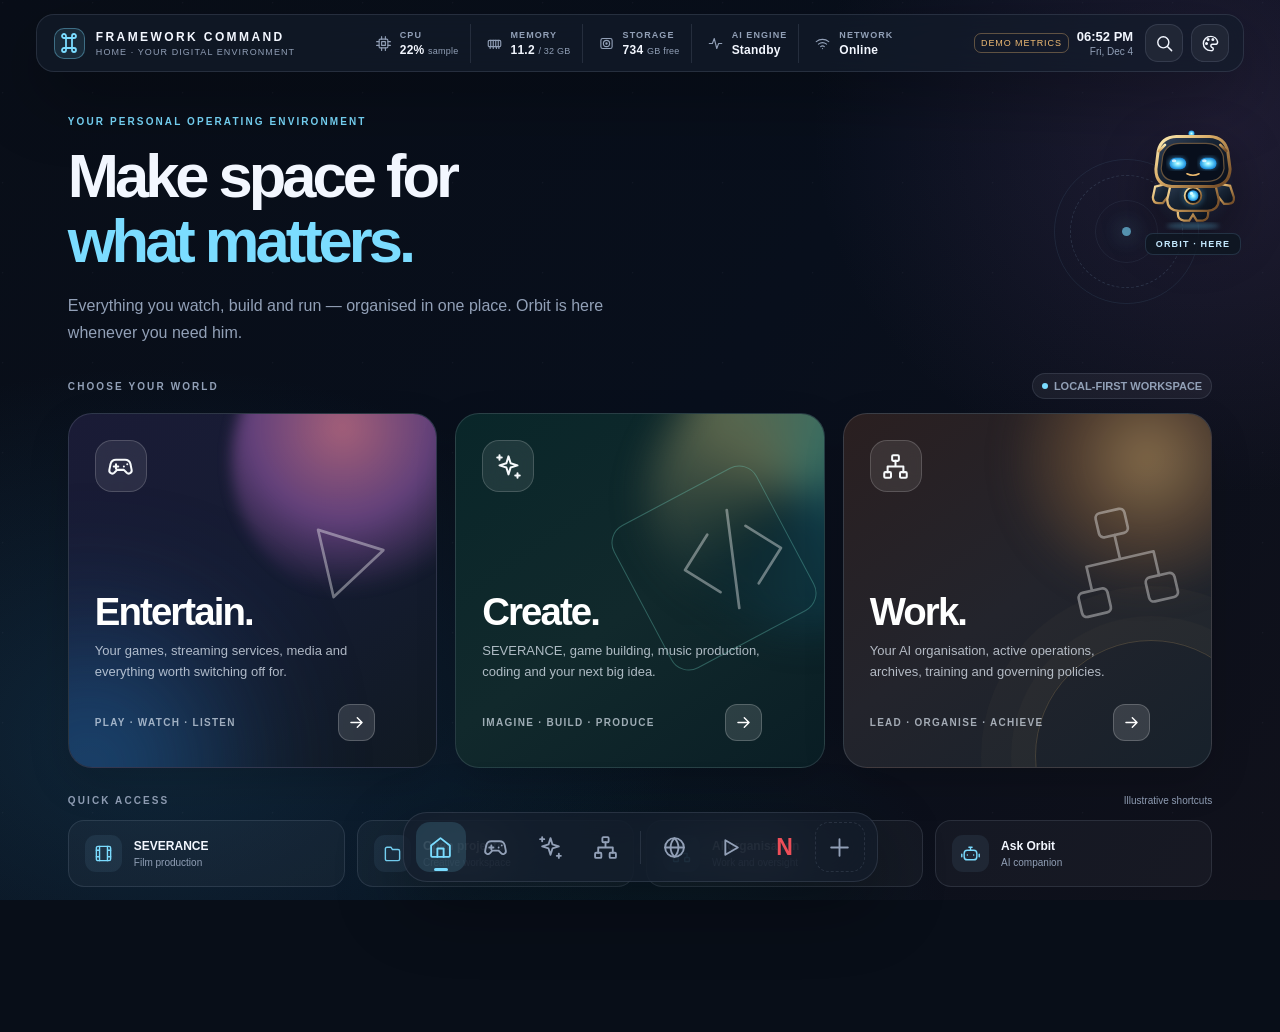
<file: index.html>
<!DOCTYPE html>
<html lang="en">
<head>
<meta charset="UTF-8" />
<meta name="viewport" content="width=device-width, initial-scale=1.0" />
<meta name="color-scheme" content="dark light" />
<title>Framework Command — Home</title>
<style>
/* =============================================================
   FRAMEWORK HOME — SINGLE FILE VISUAL PROTOTYPE
   No external libraries, fonts or assets are required.
   EASIEST THEME EDITS: See the :root variables just below.
   This file is a design prototype, not a Windows shell.
   ============================================================= */
:root {
  --accent: #7bdcff;           /* Main interaction colour */
  --gold: #f0bc74;             /* Orbit / work accent */
  --radius: 24px;              /* Main card corner radius */
  --glass: .69;                /* 0 = clear, 1 = opaque */
  --blur: 26px;                /* Frosted background blur */
  --scale: 1;                  /* Main interface scale */
  --dock-size: 50px;
  --bg: #080e18;
  --surface: #131c2b;
  --surface-strong: #1d2839;
  --text: #f3f7ff;
  --muted: #92a0b7;
  --line: rgba(208,229,255,.115);
  --shadow: 0 24px 70px rgba(0,0,0,.32);
}
* { box-sizing: border-box; }
html,body {margin:0;min-height:100%;}
html {scroll-behavior:smooth;}
body {
  font-family:Inter,ui-sans-serif,-apple-system,BlinkMacSystemFont,"Segoe UI",Arial,sans-serif;
  color:var(--text); background:var(--bg); overflow-x:hidden;
  -webkit-font-smoothing: antialiased;
}
button,input,select {font:inherit;} button {cursor:pointer;} button:focus-visible,input:focus-visible,a:focus-visible {outline:2px solid var(--accent);outline-offset:3px;}
a {color:inherit;text-decoration:none;}
[hidden] {display:none !important;}
.icon {width:19px;height:19px;display:inline-block;flex:none;vertical-align:middle;stroke:currentColor;stroke-width:1.8;stroke-linecap:round;stroke-linejoin:round;fill:none;}
.icon.sm{width:15px;height:15px}.icon.xs{width:12px;height:12px}.icon.lg{width:24px;height:24px}.icon.xl{width:30px;height:30px}
button { -webkit-tap-highlight-color:transparent; }
.icon-button {border:1px solid var(--line);background:rgba(255,255,255,.05);color:inherit;border-radius:13px;display:inline-flex;align-items:center;justify-content:center;width:38px;height:38px;transition:.2s ease;}
.icon-button:hover {background:rgba(255,255,255,.12);border-color:rgba(255,255,255,.28);transform:translateY(-1px);}
.primary-btn,.ghost-btn,.mini-btn {display:inline-flex;align-items:center;justify-content:center;gap:8px;border-radius:13px;white-space:nowrap;transition:background .2s,border-color .2s,transform .2s;}
.primary-btn {border:1px solid var(--accent);background:var(--accent);color:#06131c;font-weight:750;padding:11px 17px;}
.primary-btn:hover {filter:brightness(1.09);transform:translateY(-1px);}
.ghost-btn {background:rgba(255,255,255,.055);color:var(--text);border:1px solid var(--line);padding:10px 14px;}
.ghost-btn:hover,.mini-btn:hover {background:rgba(255,255,255,.13);}
.mini-btn {padding:7px 11px;background:rgba(255,255,255,.06);color:var(--text);border:1px solid var(--line);font-size:12px;}
.eyebrow {font-size:10px;font-weight:800;letter-spacing:.21em;text-transform:uppercase;color:var(--muted);}
.muted{color:var(--muted)} .nowrap{white-space:nowrap}
.chip{display:inline-flex;align-items:center;gap:6px;border:1px solid var(--line);background:rgba(255,255,255,.055);border-radius:30px;padding:6px 9px;color:var(--muted);font-size:11px;font-weight:650;}
.chip .dot{width:6px;height:6px;border-radius:50%;background:var(--accent)}
.chip.demo{color:#eebc8a;border-color:rgba(240,188,116,.24);background:rgba(240,188,116,.09);}
.pane {background:color-mix(in srgb,var(--surface) calc(var(--glass)*100%),transparent);backdrop-filter:blur(var(--blur));-webkit-backdrop-filter:blur(var(--blur));border:1px solid var(--line);box-shadow:var(--shadow);}

/* Wallpapers are CSS-only, so this page works completely offline. */
.wallpaper{position:fixed;inset:0;z-index:-2;pointer-events:none;background:
 radial-gradient(ellipse 55% 55% at 12% 82%,rgba(34,103,141,.27),transparent 75%),
 radial-gradient(ellipse 40% 52% at 95% 14%,rgba(111,78,144,.21),transparent 79%),
 radial-gradient(ellipse 30% 45% at 50% 110%,rgba(0,99,108,.16),transparent 85%),
 linear-gradient(125deg,#090e18 0%,#080f1c 52%,#10111b 100%);}
.wallpaper:after {content:"";position:absolute;inset:0;opacity:.24;background-image:url("data:image/svg+xml,%3Csvg viewBox='0 0 160 160' xmlns='http://www.w3.org/2000/svg'%3E%3Ccircle cx='5' cy='5' r='.65' fill='%23b1c0d3'/%3E%3C/svg%3E");background-size:90px 90px;}
body[data-wallpaper="aurora"] .wallpaper {background:radial-gradient(ellipse 60% 60% at 28% 96%,rgba(21,180,168,.28),transparent 75%),radial-gradient(ellipse 42% 50% at 82% 5%,rgba(122,90,232,.27),transparent 77%),linear-gradient(140deg,#07141d,#0e1026 60%,#102225);}
body[data-wallpaper="ember"] .wallpaper {background:radial-gradient(ellipse 55% 60% at 8% 80%,rgba(170,68,33,.26),transparent 75%),radial-gradient(ellipse 55% 53% at 94% 4%,rgba(128,84,57,.18),transparent 76%),linear-gradient(125deg,#160e12,#15121c 58%,#151013);}
body[data-wallpaper="midnight"] .wallpaper {background:radial-gradient(ellipse 48% 50% at 90% 99%,rgba(46,73,136,.17),transparent 78%),linear-gradient(125deg,#070a11,#0a101a 80%,#080c15);}
body[data-theme="light"]{--bg:#e6ebf4;--surface:#f7faff;--surface-strong:#e9eef7;--text:#182435;--muted:#637188;--line:rgba(40,64,94,.16);--shadow:0 20px 50px rgba(50,67,102,.12);}
body[data-theme="light"] .wallpaper{background:radial-gradient(ellipse 55% 54% at 10% 70%,#b9d6e8,transparent 78%),radial-gradient(ellipse 50% 55% at 99% 3%,#d3c7ec,transparent 79%),linear-gradient(135deg,#f3f7ff,#e7edf7);}
body[data-theme="light"] .wallpaper:after{opacity:.08}
body[data-theme="light"] .section-card,body[data-theme="light"] .feature-hero {color:#f7faff;}
body[data-theme="light"] .ghost-btn,body[data-theme="light"] .icon-button,body[data-theme="light"] .mini-btn {background:rgba(20,33,55,.035);}
body[data-theme="light"] .primary-btn{color:#051620}
body[data-theme="light"] .dock button.active,body[data-theme="light"] .dock button:hover{background:rgba(22,61,93,.1)}

/* Fixed translucent top status bar */
.topbar {position:fixed;top:14px;left:clamp(12px,2.8vw,44px);right:clamp(12px,2.8vw,44px);height:58px;padding:0 14px 0 17px;border-radius:18px;display:flex;align-items:center;justify-content:space-between;gap:12px;z-index:20;}
.brand {display:flex;align-items:center;gap:11px;min-width:160px;}
.brand-symbol {width:31px;height:31px;display:grid;place-items:center;color:var(--accent);border:1px solid color-mix(in srgb,var(--accent) 38%,transparent);border-radius:10px;background:color-mix(in srgb,var(--accent) 10%,transparent);}
.brand-copy strong {font-size:12px;letter-spacing:.20em;display:block;font-weight:830}.brand-copy small {font-size:9px;color:var(--muted);letter-spacing:.12em;display:block;margin-top:3px}
.health {display:flex;align-items:center;justify-content:center;gap:5px;min-width:0;}
.metric {height:39px;min-width:78px;padding:5px 11px;border-right:1px solid var(--line);display:flex;align-items:center;gap:9px;}
.metric:last-child{border-right:none}
.metric .icon{color:var(--muted);width:15px;height:15px;}
.metric-text{min-width:0}.metric-label{font-size:9px;letter-spacing:.12em;text-transform:uppercase;color:var(--muted);font-weight:800}.metric-value{font-size:12px;font-weight:750;letter-spacing:.02em;margin-top:3px;font-variant-numeric:tabular-nums}
.metric-value .small{font-size:9px;font-weight:500;color:var(--muted)}
.top-actions{display:flex;align-items:center;gap:8px;white-space:nowrap;}.time-block{text-align:right;margin-right:4px;}.time-block .time{font-weight:760;font-size:13px}.time-block .date{color:var(--muted);font-size:10px;margin-top:2px}
.demo-pill{font-size:9px;color:var(--gold);letter-spacing:.1em;border:1px solid color-mix(in srgb,var(--gold) 35%,transparent);padding:4px 6px;border-radius:7px}

/* Workspace */
#mainContent {max-width:1580px;margin:0 auto;min-height:100vh;padding:116px clamp(24px,5.3vw,100px) 145px;position:relative;transform-origin:top center;}
.view {animation:arrive .35s ease both;}
@keyframes arrive{from{opacity:0;transform:translateY(10px)}to{opacity:1;transform:translateY(0)}}
.home-head{display:flex;align-items:center;justify-content:space-between;min-height:187px;margin-bottom:27px;position:relative;}
.hero-left{max-width:770px}.hero-left .eyebrow{color:var(--accent);margin-bottom:17px;}
.home-head h1{font-size:clamp(38px,4.8vw,70px);font-weight:770;line-height:1.05;letter-spacing:-.065em;margin:0;}
.home-head h1 em{font-style:normal;color:var(--accent);font-weight:640;}
.home-head p{font-size:clamp(13px,1.25vw,16px);color:var(--muted);max-width:590px;margin:19px 0 0;line-height:1.7}
.hero-right{position:relative;min-width:240px;align-self:stretch;display:flex;align-items:center;justify-content:flex-end;padding-right:13px;}
.decor-orbit {width:145px;height:145px;border:1px solid rgba(120,178,210,.17);border-radius:50%;display:grid;place-items:center;position:relative;opacity:.64}
.decor-orbit:before,.decor-orbit:after{content:"";position:absolute;inset:15px;border:1px dashed rgba(144,181,212,.27);border-radius:50%;}.decor-orbit:after{inset:40px;border-style:solid;opacity:.5}.decor-orbit .center{width:9px;height:9px;background:var(--accent);box-shadow:0 0 22px var(--accent);border-radius:50%}
.decor-orbit span{position:absolute;top:17px;right:12px;width:8px;height:8px;background:var(--gold);border-radius:50%}
.home-tools{display:flex;align-items:center;justify-content:space-between;gap:15px;margin:0 0 14px}.home-tools .eyebrow {color:var(--muted)}
.sections-grid{display:grid;grid-template-columns:repeat(3,minmax(0,1fr));gap:18px}
.section-card{position:relative;overflow:hidden;min-height:355px;border-radius:var(--radius);text-align:left;display:flex;flex-direction:column;justify-content:space-between;padding:26px;background:#111d2b;color:white;border:1px solid rgba(220,235,255,.13);box-shadow:0 15px 40px rgba(0,0,0,.16);transition:transform .26s,box-shadow .26s,border-color .26s;isolation:isolate}
.section-card:hover{transform:translateY(-7px);box-shadow:0 25px 60px rgba(0,0,0,.27);border-color:rgba(226,241,255,.32)}
.section-card:before,.section-card:after{content:"";position:absolute;z-index:-1;pointer-events:none}
.section-card.entertain {background:linear-gradient(145deg,#1a1b36,#151c32 52%,#101922)}
.section-card.entertain:before{width:285px;height:285px;right:-80px;top:-95px;border-radius:50%;background:radial-gradient(circle at 39% 38%,#ea829b 0%,#88539e 37%,transparent 67%);filter:blur(7px);opacity:.67}
.section-card.entertain:after{width:260px;height:260px;bottom:-130px;left:-110px;border-radius:50%;background:#2067a5;filter:blur(75px);opacity:.58}
.section-card.create {background:linear-gradient(145deg,#092629,#11292c 52%,#0a1e25)}
.section-card.create:before{height:270px;width:270px;right:-105px;top:-60px;background:conic-gradient(from 10deg,#75e0c1,#135d79,#0b2a33,#d6c881,#75e0c1);border-radius:40%;filter:blur(19px);opacity:.39;transform:rotate(32deg)}
.section-card.create:after{height:160px;width:160px;right:29px;top:73px;border:1px solid rgba(118,222,203,.31);border-radius:20px;transform:rotate(-28deg)}
.section-card.work {background:linear-gradient(145deg,#2a1f20,#23242c 50%,#17212b)}
.section-card.work:before{width:280px;height:280px;right:-76px;top:-95px;background:radial-gradient(circle,#d9ac68 0%,#755537 38%,transparent 72%);filter:blur(15px);opacity:.53}
.section-card.work:after{width:230px;height:230px;right:-56px;bottom:-105px;border:1px solid rgba(245,198,120,.19);border-radius:50%;box-shadow:0 0 0 24px rgba(241,184,111,.025),0 0 0 54px rgba(241,184,111,.025)}
.section-icon {width:52px;height:52px;border-radius:17px;display:grid;place-items:center;background:rgba(255,255,255,.085);border:1px solid rgba(255,255,255,.17);color:#f7fafc;backdrop-filter:blur(9px)}
.section-icon .icon{width:27px;height:27px}.card-art{position:absolute;top:86px;right:32px;opacity:.38;pointer-events:none}.card-art .icon{width:118px;height:118px;stroke-width:.55;transform:rotate(-13deg)}
.section-card h2{font-size:clamp(30px,3vw,42px);letter-spacing:-.05em;line-height:1;margin:0 0 9px;font-weight:780}.section-card .card-desc{color:rgba(235,244,255,.72);font-size:13px;line-height:1.62;max-width:280px;margin:0}
.card-bottom{display:flex;justify-content:space-between;align-items:center;gap:10px;margin-top:22px}.card-label{font-size:10px;letter-spacing:.13em;text-transform:uppercase;color:rgba(235,244,255,.65);font-weight:750}.card-go{width:37px;height:37px;border-radius:12px;background:rgba(255,255,255,.13);border:1px solid rgba(255,255,255,.2);display:grid;place-items:center}
.recent{margin-top:27px;display:flex;flex-direction:column;gap:14px}.recent-head{display:flex;align-items:center;justify-content:space-between;}.recent-grid{display:grid;grid-template-columns:repeat(4,1fr);gap:12px}
.recent-tile{padding:14px 16px;display:flex;align-items:center;gap:12px;border-radius:16px;text-align:left;transition:background .15s,transform .15s;background:rgba(255,255,255,.035);border:1px solid var(--line);color:var(--text);min-width:0}
.recent-tile:hover{background:rgba(255,255,255,.085);transform:translateY(-2px)}
.recent-tile .small-icon{height:37px;width:37px;display:grid;place-items:center;border-radius:11px;background:rgba(128,187,233,.09);color:var(--accent)}
.recent-tile b{font-size:12px;display:block;white-space:nowrap;overflow:hidden;text-overflow:ellipsis}.recent-tile small{font-size:10px;color:var(--muted);display:block;margin-top:4px}

/* Persistent dock */
.dock-wrap{position:fixed;z-index:21;bottom:18px;left:0;right:0;display:flex;justify-content:center;pointer-events:none;padding:0 14px;}
.dock{pointer-events:auto;display:flex;align-items:center;gap:5px;padding:9px 12px;border-radius:24px;max-width:calc(100vw - 22px);overflow-x:auto;scrollbar-width:none;}
.dock::-webkit-scrollbar{display:none}.dock button{background:none;color:var(--muted);border:0;border-radius:14px;min-width:var(--dock-size);height:var(--dock-size);display:flex;justify-content:center;align-items:center;position:relative;transition:transform .2s,background .2s,color .2s;}
.dock button:hover{background:rgba(255,255,255,.09);color:var(--text);transform:translateY(-5px)}.dock button.active{background:color-mix(in srgb,var(--accent) 15%,transparent);color:var(--accent)}.dock button .icon{width:25px;height:25px}.dock button.active:after{content:"";height:3px;width:14px;border-radius:5px;position:absolute;bottom:1px;background:var(--accent)}
.dock .divider{height:33px;width:1px;background:var(--line);margin:0 4px;flex:none}.dock .dock-label{position:absolute;left:50%;bottom:calc(100% + 13px);transform:translateX(-50%) translateY(6px);font-size:11px;background:var(--surface-strong);color:var(--text);padding:7px 10px;border-radius:8px;border:1px solid var(--line);opacity:0;pointer-events:none;white-space:nowrap;transition:.2s;box-shadow:var(--shadow)}
.dock button:hover .dock-label,.dock button:focus-visible .dock-label{opacity:1;transform:translateX(-50%) translateY(0)}
.dock button.dock-add{border:1px dashed var(--line);width:var(--dock-size);min-width:var(--dock-size);height:var(--dock-size);}

/* Section pages */
.section-view-header{display:flex;justify-content:space-between;align-items:flex-end;gap:20px;margin:18px 0 28px;padding-right:145px;}
.section-view-header .eyebrow{color:var(--accent);margin-bottom:12px}.section-view-header h1{font-size:clamp(39px,5vw,64px);margin:0;line-height:1;letter-spacing:-.06em;font-weight:780}.section-view-header p{color:var(--muted);line-height:1.6;font-size:14px;margin:14px 0 0}.view-actions{display:flex;gap:10px;flex-wrap:wrap;justify-content:flex-end}
.feature-hero {border:1px solid var(--line);border-radius:var(--radius);padding:29px;min-height:175px;background:linear-gradient(115deg,#1c2743,#222042 58%,#40304e);display:flex;align-items:center;justify-content:space-between;overflow:hidden;position:relative;isolation:isolate}
.feature-hero:before{content:"";position:absolute;right:-50px;top:-140px;border:1px solid rgba(255,255,255,.2);width:340px;height:340px;border-radius:50%;box-shadow:0 0 0 60px rgba(255,255,255,.017),0 0 0 120px rgba(255,255,255,.014);z-index:-1}.feature-hero h2{margin:8px 0 9px;font-size:25px;letter-spacing:-.035em}.feature-hero p{margin:0;color:#b9c5dd;font-size:13px;max-width:540px;line-height:1.6}.feature-hero .icon{width:78px;height:78px;opacity:.75}
.subheading{display:flex;align-items:center;justify-content:space-between;margin:28px 0 14px;gap:10px}.subheading h2{font-size:16px;margin:0;letter-spacing:-.02em}.subheading span{color:var(--muted);font-size:11px}
.app-grid{display:grid;grid-template-columns:repeat(5,minmax(0,1fr));gap:13px}.app-card{min-width:0;border:1px solid var(--line);border-radius:19px;padding:18px 15px;text-align:left;background:rgba(255,255,255,.035);color:var(--text);transition:transform .2s,background .2s,border-color .2s;position:relative;}
.app-card:hover{transform:translateY(-4px);background:rgba(255,255,255,.08);border-color:color-mix(in srgb,var(--accent) 40%,transparent)}
.app-logo{width:53px;height:53px;border-radius:17px;display:grid;place-items:center;background:var(--logo-bg,#1c2938);color:var(--logo-color,#fff);font-size:25px;font-weight:850;box-shadow:inset 0 1px 1px rgba(255,255,255,.15)}
.app-card h3{font-size:13px;margin:16px 0 4px}.app-card p{font-size:11px;color:var(--muted);margin:0;line-height:1.45;min-height:29px}.pin-btn{position:absolute;top:15px;right:12px;border:0;background:none;color:var(--muted);padding:5px}.pin-btn:hover,.pin-btn.is-pinned{color:var(--accent)}
.project-grid{display:grid;grid-template-columns:repeat(2,minmax(0,1fr));gap:15px}.project-card{position:relative;border-radius:var(--radius);border:1px solid var(--line);background:rgba(255,255,255,.04);padding:23px;min-height:230px;display:flex;flex-direction:column;justify-content:space-between;overflow:hidden;cursor:pointer;transition:.2s}
.project-card:hover{transform:translateY(-4px);border-color:color-mix(in srgb,var(--accent) 40%,transparent);background:rgba(255,255,255,.072)}
.project-card:after{content:"";position:absolute;right:-55px;bottom:-92px;width:220px;height:220px;background:var(--project-glow);filter:blur(75px);opacity:.36;z-index:-1}.project-card .project-top{display:flex;justify-content:space-between;align-items:center}.project-card .project-icon{height:51px;width:51px;border:1px solid var(--line);border-radius:15px;background:rgba(255,255,255,.06);display:grid;place-items:center;color:var(--project-color,var(--accent));}
.project-card h3{font-size:24px;letter-spacing:-.045em;margin:13px 0 7px}.project-card p{font-size:12px;line-height:1.6;color:var(--muted);margin:0;max-width:360px}.project-card .project-bottom{display:flex;justify-content:space-between;align-items:center;margin-top:20px;gap:10px;font-size:11px;color:var(--muted)}
.work-summary{display:grid;grid-template-columns:1fr 1fr;gap:14px}.officer{padding:21px;border-radius:var(--radius);position:relative;overflow:hidden}.officer:before{content:"";position:absolute;width:145px;height:145px;border-radius:50%;filter:blur(65px);right:-30px;bottom:-60px;background:var(--officer-glow);opacity:.35;pointer-events:none}
.officer .officer-top{display:flex;align-items:center;gap:12px}.officer .officer-avatar{height:48px;width:48px;display:grid;place-items:center;background:rgba(255,255,255,.075);border-radius:14px;border:1px solid var(--line)}.officer h3{font-size:16px;margin:0}.officer p{font-size:11px;color:var(--muted);margin:5px 0 0}.officer .officer-status{margin-top:22px;display:flex;justify-content:space-between;align-items:center;gap:12px;color:var(--muted);font-size:12px}
.tabbar{display:flex;gap:6px;overflow-x:auto;border-bottom:1px solid var(--line);padding-bottom:12px;margin-top:26px;scrollbar-width:none}.tabbar button{border:0;background:transparent;color:var(--muted);font-size:12px;font-weight:680;padding:10px 15px;border-radius:11px;white-space:nowrap;display:flex;align-items:center;gap:8px;}
.tabbar button:hover{background:rgba(255,255,255,.06);color:var(--text)}.tabbar button.active{background:color-mix(in srgb,var(--accent) 14%,transparent);color:var(--accent)}
.work-panel{padding:22px 0 5px;animation:arrive .3s ease}.org-layout{display:grid;grid-template-columns:minmax(0,1.3fr) minmax(260px,.7fr);gap:18px}.org-tree,.agent-detail,.vault-card{border:1px solid var(--line);border-radius:var(--radius);padding:20px;background:rgba(255,255,255,.035)}
.org-title{display:flex;justify-content:space-between;align-items:center;margin-bottom:15px;gap:12px}.org-title h3{margin:0;font-size:14px}.org-title small{font-size:10px;color:var(--muted)}
.tree-root{font-size:12px;background:color-mix(in srgb,var(--gold) 11%,transparent);padding:10px 13px;border:1px solid color-mix(in srgb,var(--gold) 22%,transparent);border-radius:12px;display:flex;justify-content:space-between;gap:10px}
.tree-lines{border-left:1px solid color-mix(in srgb,var(--gold) 22%,transparent);margin-left:14px;padding:6px 0 0 13px}
.agent-row{display:flex;align-items:center;gap:8px;width:100%;border:1px solid transparent;color:var(--text);border-radius:10px;background:transparent;text-align:left;padding:8px 9px;font-size:12px;transition:background .15s,border .15s;min-width:0}
.agent-row:hover,.agent-row.selected{background:rgba(255,255,255,.07);border-color:var(--line)}.agent-row .name{flex:1;overflow:hidden;text-overflow:ellipsis;white-space:nowrap}.agent-row .status-dot{height:7px;width:7px;border-radius:50%;background:#708097;flex:none}.agent-row .status-dot.active{background:#5ce4bc;box-shadow:0 0 10px #4bdbb08a}.agent-row .status-dot.queued{background:#f1c178}.agent-row .status-dot.standby{background:#7e8a9c}
.tree-director{border:1px solid var(--line);border-radius:13px;padding:7px;margin-top:8px;background:rgba(255,255,255,.02)}.tree-branch{border-left:1px solid var(--line);padding-left:13px;margin-left:14px}.tree-lead{margin:3px 0}.tree-toggle{height:22px;width:22px;border-radius:7px;background:rgba(255,255,255,.055);border:0;color:var(--muted);display:grid;place-items:center;flex:none}.tree-toggle .icon{width:12px;height:12px}
.agent-detail{align-self:start;position:sticky;top:98px;min-height:265px}.agent-detail h3{font-size:20px;margin:16px 0 7px;letter-spacing:-.035em}.agent-detail p{color:var(--muted);font-size:12px;line-height:1.7;margin:0}.detail-status{display:flex;align-items:center;gap:7px;margin:12px 0;padding:8px 10px;border-radius:10px;background:rgba(255,255,255,.045);font-size:11px}.detail-kv{display:grid;grid-template-columns:95px 1fr;gap:12px;border-top:1px solid var(--line);padding:13px 0;font-size:11px}.detail-kv span:first-child{color:var(--muted)}
.vault-grid{display:grid;grid-template-columns:repeat(3,minmax(0,1fr));gap:14px}.vault-card{min-height:185px;display:flex;flex-direction:column;gap:12px}.vault-card .icon{color:var(--accent);width:25px;height:25px}.vault-card h3{font-size:14px;margin:0}.vault-card p{font-size:12px;color:var(--muted);line-height:1.6;margin:0;flex:1}.vault-footer{display:flex;align-items:center;justify-content:space-between;gap:7px;font-size:10px;color:var(--muted)}

/* Orbit companion — custom drawn vector, no external image */
.orbit-float{position:fixed;z-index:28;left:calc(100vw - 178px);top:135px;width:130px;height:153px;cursor:grab;user-select:none;touch-action:none;transition:filter .2s;}
.orbit-float:active{cursor:grabbing}.orbit-float:hover{filter:brightness(1.12)}.orbit-float.hidden-orbit{opacity:0;pointer-events:none;transform:scale(.6)}
.orbit-float .robot-art{width:100%;height:130px;overflow:visible;filter:drop-shadow(0 18px 26px rgba(0,0,0,.4));animation:hoverbot 4.2s ease-in-out infinite;pointer-events:none}
.orbit-float .orbit-caption{position:absolute;bottom:0;left:13px;right:13px;text-align:center;padding:5px 3px;font-size:9px;letter-spacing:.13em;font-weight:780;border-radius:8px;background:rgba(14,22,34,.82);color:#c5e9ff;border:1px solid rgba(135,188,237,.17);}
@keyframes hoverbot{0%,100%{transform:translateY(0) rotate(-2deg)}50%{transform:translateY(-9px) rotate(2deg)}}
.orbit-float .glow-halo{position:absolute;left:13px;right:13px;top:15px;height:94px;background:radial-gradient(circle,rgba(93,194,255,.21),transparent 70%);z-index:-1;pointer-events:none}
.orbit-panel{position:fixed;z-index:29;right:45px;top:285px;width:380px;max-height:min(510px,calc(100vh - 365px));min-height:275px;display:flex;flex-direction:column;border-radius:21px;overflow:hidden;box-shadow:0 30px 95px rgba(0,0,0,.55);}
.chat-head{padding:15px 18px;border-bottom:1px solid var(--line);display:flex;align-items:center;justify-content:space-between;gap:8px}.chat-head strong{font-size:13px}.chat-head small{display:block;font-size:10px;color:var(--muted);margin-top:3px}.chat-body{padding:16px;overflow-y:auto;flex:1;min-height:100px;display:flex;flex-direction:column;gap:11px}.bubble{font-size:12px;line-height:1.55;max-width:92%;padding:10px 12px;border-radius:14px;background:rgba(255,255,255,.075);align-self:flex-start;word-wrap:break-word}.bubble.user{background:color-mix(in srgb,var(--accent) 20%,transparent);align-self:flex-end}.bubble .route-label{font-size:10px;color:var(--accent);font-weight:800;display:block;margin-bottom:5px}.chat-input{padding:12px;display:flex;align-items:center;gap:8px;border-top:1px solid var(--line)}.chat-input input{flex:1;min-width:0;border:1px solid var(--line);border-radius:11px;background:rgba(255,255,255,.045);color:var(--text);outline:0;padding:12px;font-size:12px}.chat-input input:focus{border-color:var(--accent)}.chat-input button{width:39px;height:39px;border:0;border-radius:11px;background:var(--accent);color:#06131c;display:grid;place-items:center}

/* Overlay drawers, modals, search and design panel */
.scrim{position:fixed;inset:0;z-index:38;background:rgba(1,7,16,.6);backdrop-filter:blur(5px);}
.drawer{position:fixed;z-index:39;right:0;top:0;height:100dvh;width:min(410px,100vw);padding:29px 24px 32px;overflow-y:auto;background:var(--surface);border-left:1px solid var(--line);box-shadow:-20px 0 70px rgba(0,0,0,.35);}
.drawer-head{display:flex;justify-content:space-between;align-items:flex-start;gap:12px;margin-bottom:27px}.drawer-head h2{font-size:25px;letter-spacing:-.045em;margin:6px 0 0}.setting-group{border-top:1px solid var(--line);padding:19px 0}.setting-group h3{margin:0 0 12px;font-size:12px;letter-spacing:.035em}.setting-group p{font-size:11px;line-height:1.55;color:var(--muted);margin:0 0 13px}.choice-row{display:flex;gap:8px;flex-wrap:wrap}.choice-row button{flex:1;border:1px solid var(--line);padding:10px 12px;min-width:85px;border-radius:11px;color:var(--text);background:rgba(255,255,255,.04);font-size:12px}.choice-row button.selected{border-color:var(--accent);background:color-mix(in srgb,var(--accent) 12%,transparent);color:var(--accent)}
.swatches{display:flex;gap:9px;align-items:center;flex-wrap:wrap}.swatch{height:33px;width:33px;border-radius:11px;border:2px solid transparent;outline:0;position:relative}.swatch.selected{outline:2px solid var(--text);outline-offset:3px}.color-input{width:38px;height:34px;border:0;background:none;padding:0;cursor:pointer}
.range-setting{display:flex;align-items:center;gap:13px;margin:13px 0}.range-setting label{font-size:11px;color:var(--muted);min-width:84px}.range-setting input{flex:1;accent-color:var(--accent);min-width:0}.range-setting output{font-size:11px;font-variant-numeric:tabular-nums;width:37px;text-align:right}
.toggle-setting{display:flex;justify-content:space-between;align-items:center;gap:10px;font-size:12px;padding:10px 0}.toggle-setting input{accent-color:var(--accent);height:18px;width:18px;}
.setting-actions{display:flex;flex-wrap:wrap;gap:8px}.setting-actions button{flex:1}.drawer-note{font-size:11px;color:var(--muted);line-height:1.65;border-left:2px solid var(--gold);padding-left:11px;margin-top:14px}
.modal{position:fixed;z-index:41;left:50%;top:50%;transform:translate(-50%,-50%);width:min(510px,calc(100vw - 28px));max-height:80vh;overflow-y:auto;padding:24px;border-radius:22px}.modal-header{display:flex;justify-content:space-between;gap:12px;align-items:center}.modal h2{margin:0 0 7px;font-size:21px;letter-spacing:-.03em}.modal p{color:var(--muted);line-height:1.65;font-size:12px}.field{margin-top:14px}.field label{font-size:11px;color:var(--muted);display:block;margin-bottom:7px}.field input,.field select{width:100%;border-radius:12px;border:1px solid var(--line);background:rgba(255,255,255,.055);color:var(--text);padding:11px 12px;outline:0}.field select option{background:#192333;color:white}.modal-footer{display:flex;justify-content:flex-end;gap:8px;margin-top:20px}.app-list{display:flex;flex-direction:column;gap:8px;max-height:260px;overflow-y:auto;margin:16px 0}.app-list-row{display:flex;align-items:center;gap:10px;font-size:12px;border:1px solid var(--line);border-radius:11px;padding:8px 10px}.app-list-row strong{flex:1}.app-list-row .icon-button{height:28px;width:28px;border-radius:8px}
.search-modal{position:fixed;z-index:41;left:50%;top:17%;transform:translateX(-50%);width:min(580px,calc(100vw - 26px));border-radius:20px;overflow:hidden;}.search-field{padding:17px;display:flex;align-items:center;gap:13px;border-bottom:1px solid var(--line)}.search-field input{font-size:16px;flex:1;min-width:0;color:var(--text);background:none;outline:none;border:0}.search-field input::placeholder{color:var(--muted)}.search-results{max-height:430px;overflow-y:auto;padding:10px}.search-result{display:flex;align-items:center;gap:12px;border:0;border-radius:11px;background:none;color:var(--text);padding:11px;width:100%;text-align:left}.search-result:hover{background:rgba(255,255,255,.075)}.search-result .icon{color:var(--accent)}.search-result span{flex:1}.search-result small{font-size:10px;color:var(--muted)}
.toast{position:fixed;left:50%;bottom:112px;transform:translateX(-50%) translateY(12px);z-index:50;max-width:min(520px,90vw);border-radius:12px;padding:11px 16px;font-size:12px;color:var(--text);opacity:0;pointer-events:none;transition:.23s;background:var(--surface-strong);border:1px solid var(--line);box-shadow:var(--shadow);text-align:center}.toast.show{opacity:1;transform:translateX(-50%) translateY(0)}

@media(max-width:1150px){.metric:nth-child(3),.metric:nth-child(4){display:none}.sections-grid{gap:12px}.section-card{min-height:325px;padding:21px}.recent-grid{grid-template-columns:repeat(2,1fr)}}
@media(max-width:850px){.section-view-header{padding-right:96px}.health{display:none}.topbar{top:8px;height:54px}.home-head{min-height:167px}.hero-right{display:none}.sections-grid{grid-template-columns:1fr}.section-card{min-height:210px}.section-card h2{font-size:32px}.section-card .card-desc{max-width:450px}.card-art{top:45px}.section-view-header{align-items:flex-start}.app-grid{grid-template-columns:repeat(3,1fr)}.project-grid{grid-template-columns:1fr}.org-layout{grid-template-columns:1fr}.agent-detail{position:static}.orbit-float{left:auto;right:12px;top:88px;width:96px;height:119px}.orbit-float .robot-art{height:105px}.orbit-float .orbit-caption{bottom:0;font-size:8px}.orbit-panel{right:12px;top:205px;max-height:50vh}.vault-grid{grid-template-columns:1fr 1fr}}
@media(max-width:600px){.section-view-header{padding-right:82px}#mainContent{padding:93px 17px 125px}.brand-copy small{display:none}.brand{min-width:0}.brand-copy strong{font-size:10px}.top-actions{gap:6px}.demo-pill{display:none}.time-block .date{display:none}.home-head h1{font-size:41px}.home-head p{max-width:85%;font-size:13px}.section-card{min-height:195px}.recent-grid{grid-template-columns:1fr 1fr}.recent-tile{padding:11px 9px;gap:8px}.recent-tile .small-icon{height:30px;width:30px}.recent-tile b{font-size:11px}.recent-tile small{font-size:9px}.section-view-header{flex-direction:column}.section-view-header h1{font-size:46px}.feature-hero{padding:21px;min-height:150px}.feature-hero .icon{width:55px}.app-grid{grid-template-columns:repeat(2,minmax(0,1fr))}.work-summary{grid-template-columns:1fr}.vault-grid{grid-template-columns:1fr}.dock{padding:7px;gap:2px;border-radius:20px}.orbit-panel{width:calc(100vw - 24px);left:12px;right:12px;max-height:55vh}.orbit-float{top:100px;right:8px;width:78px;height:98px}.orbit-float .robot-art{height:89px}.orbit-float .orbit-caption{display:none}}
@media(prefers-reduced-motion:reduce){*,*:before,*:after{animation:none !important;scroll-behavior:auto !important;transition:none !important;}}
body[data-reduced-motion="true"] *,body[data-reduced-motion="true"] *:before,body[data-reduced-motion="true"] *:after{animation:none !important;transition:none !important;}

/* Original Design Lab proportions retained. Smaller free-floating Orbit. */
@media (min-width:851px){
  .orbit-float{left:auto;right:34px;top:125px;width:106px;height:130px}
  .orbit-float .robot-art{height:108px}
  .orbit-float .orbit-caption{left:5px;right:5px}
}
@media (max-width:850px){
  .orbit-float{left:auto;right:13px;top:88px;width:84px;height:104px}
  .orbit-float .robot-art{height:89px}
}

</style>
</head>
<body data-theme="dark" data-wallpaper="cosmos">
<!-- Inline SVG icon library: edit these symbols to change any interface icon. -->
<svg style="position:absolute;width:0;height:0;overflow:hidden" xmlns="http://www.w3.org/2000/svg" aria-hidden="true">
  <symbol id="i-command" viewBox="0 0 24 24"><path d="M9 7V5a2 2 0 1 0-2 2h10a2 2 0 1 0-2-2v14a2 2 0 1 0 2-2H7a2 2 0 1 0 2 2V5"/></symbol>
  <symbol id="i-home" viewBox="0 0 24 24"><path d="m3 10 9-7 9 7v10a1 1 0 0 1-1 1H4a1 1 0 0 1-1-1z"/><path d="M9 21v-8h6v8"/></symbol>
  <symbol id="i-game" viewBox="0 0 24 24"><path d="M6 12h4m-2-2v4m7-2h.01M18 10h.01M8 6h8a5 5 0 0 1 4.85 3.8l1.05 5.2c.55 2.7-2.7 4.4-4.55 2.4L15 15H9l-2.35 2.4C4.8 19.4 1.55 17.7 2.1 15l1.05-5.2A5 5 0 0 1 8 6z"/></symbol>
  <symbol id="i-spark" viewBox="0 0 24 24"><path d="m12 3 1.9 6.1L20 11l-6.1 1.9L12 19l-1.9-6.1L4 11l6.1-1.9zM20 18v4m-2-2h4M4 2v4M2 4h4"/></symbol>
  <symbol id="i-network" viewBox="0 0 24 24"><rect x="9" y="2" width="6" height="5" rx="1"/><rect x="2" y="17" width="6" height="5" rx="1"/><rect x="16" y="17" width="6" height="5" rx="1"/><path d="M12 7v5M5 17v-5h14v5"/></symbol>
  <symbol id="i-globe" viewBox="0 0 24 24"><circle cx="12" cy="12" r="9"/><path d="M3 12h18M12 3c5 5 5 13 0 18M12 3c-5 5-5 13 0 18"/></symbol>
  <symbol id="i-film" viewBox="0 0 24 24"><rect x="3" y="3" width="18" height="18" rx="2"/><path d="M7 3v18M17 3v18M3 8h4M17 8h4M3 16h4M17 16h4"/></symbol>
  <symbol id="i-music" viewBox="0 0 24 24"><path d="M9 18V5l12-2v13M9 8l12-2"/><circle cx="6" cy="18" r="3"/><circle cx="18" cy="16" r="3"/></symbol>
  <symbol id="i-code" viewBox="0 0 24 24"><path d="m8 6-6 6 6 6m8-12 6 6-6 6m-3-16-2 20"/></symbol>
  <symbol id="i-folder" viewBox="0 0 24 24"><path d="M3 6a2 2 0 0 1 2-2h5l2 3h7a2 2 0 0 1 2 2v10a2 2 0 0 1-2 2H5a2 2 0 0 1-2-2z"/></symbol>
  <symbol id="i-search" viewBox="0 0 24 24"><circle cx="10.5" cy="10.5" r="7"/><path d="m16 16 5 5"/></symbol>
  <symbol id="i-settings" viewBox="0 0 24 24"><path d="M10 2h4l.7 2.5 2.4 1 2.3-1.3 2.8 2.8-1.3 2.3 1 2.4L24 12l-2.5.7-1 2.4 1.3 2.3-2.8 2.8-2.3-1.3-2.4 1L14 22h-4l-.7-2.5-2.4-1-2.3 1.3-2.8-2.8 1.3-2.3-1-2.4L0 12l2.5-.7 1-2.4-1.3-2.3 2.8-2.8 2.3 1.3 2.4-1z" transform="translate(1 1) scale(.91)"/><circle cx="12" cy="12" r="3.2"/></symbol>
  <symbol id="i-cpu" viewBox="0 0 24 24"><rect x="5" y="5" width="14" height="14" rx="2"/><path d="M9 9h6v6H9zM9 1v4m6-4v4M9 19v4m6-4v4M1 9h4m-4 6h4m14-6h4m-4 6h4"/></symbol>
  <symbol id="i-ram" viewBox="0 0 24 24"><rect x="2" y="7" width="20" height="10" rx="2"/><path d="M6 7v10m4-10v10m4-10v10m4-10v10M5 20v-3m5 3v-3m5 3v-3m4 3v-3"/></symbol>
  <symbol id="i-drive" viewBox="0 0 24 24"><rect x="3" y="4" width="18" height="16" rx="3"/><circle cx="12" cy="12" r="5"/><circle cx="12" cy="12" r="1"/></symbol>
  <symbol id="i-wifi" viewBox="0 0 24 24"><path d="M2 9a16 16 0 0 1 20 0M5.5 13a11 11 0 0 1 13 0M9 17a5 5 0 0 1 6 0"/><circle cx="12" cy="20" r="1" fill="currentColor" stroke="none"/></symbol>
  <symbol id="i-wifi-off" viewBox="0 0 24 24"><path d="m2 2 20 20M2 9a16 16 0 0 1 17-1M5.5 13a11 11 0 0 1 8-2M9 17a5 5 0 0 1 5 0"/></symbol>
  <symbol id="i-battery" viewBox="0 0 24 24"><rect x="2" y="6" width="18" height="12" rx="2"/><path d="M22 10v4M5 9h11v6H5"/></symbol>
  <symbol id="i-bot" viewBox="0 0 24 24"><rect x="4" y="8" width="16" height="12" rx="4"/><path d="M12 8V4m-2 0h4M8 14h.01M16 14h.01M1 13v3m22-3v3"/></symbol>
  <symbol id="i-shield" viewBox="0 0 24 24"><path d="M12 2 21 6v6c0 6-4 9-9 10-5-1-9-4-9-10V6z"/><path d="m8.5 12 2.5 2.5 4.5-5"/></symbol>
  <symbol id="i-arrow" viewBox="0 0 24 24"><path d="M5 12h14m-6-6 6 6-6 6"/></symbol>
  <symbol id="i-chevron" viewBox="0 0 24 24"><path d="m7 10 5 5 5-5"/></symbol>
  <symbol id="i-plus" viewBox="0 0 24 24"><path d="M12 4v16M4 12h16"/></symbol>
  <symbol id="i-x" viewBox="0 0 24 24"><path d="M5 5l14 14M19 5 5 19"/></symbol>
  <symbol id="i-pin" viewBox="0 0 24 24"><path d="m9 3 6 6m-1-7 8 8-4 1-3 3-1 4-3-3-5 5m2-12 4-1 3-3z"/></symbol>
  <symbol id="i-plus-circle" viewBox="0 0 24 24"><circle cx="12" cy="12" r="9"/><path d="M12 8v8M8 12h8"/></symbol>
  <symbol id="i-book" viewBox="0 0 24 24"><path d="M4 3h13a2 2 0 0 1 2 2v16H6a3 3 0 0 1-3-3V6a3 3 0 0 1 3-3zM3 17a3 3 0 0 1 3-3h13"/></symbol>
  <symbol id="i-archive" viewBox="0 0 24 24"><rect x="3" y="4" width="18" height="5" rx="1"/><path d="M5 9v11h14V9M10 13h4"/></symbol>
  <symbol id="i-lock" viewBox="0 0 24 24"><rect x="4" y="10" width="16" height="11" rx="2"/><path d="M8 10V7a4 4 0 0 1 8 0v3M12 14v3"/></symbol>
  <symbol id="i-activity" viewBox="0 0 24 24"><path d="M2 12h5l3-8 4 16 3-8h5"/></symbol>
  <symbol id="i-terminal" viewBox="0 0 24 24"><rect x="2" y="3" width="20" height="18" rx="2"/><path d="m6 8 4 4-4 4m7 0h5"/></symbol>
  <symbol id="i-play" viewBox="0 0 24 24"><path d="m8 5 12 7-12 7z"/></symbol>
  <symbol id="i-monitor" viewBox="0 0 24 24"><rect x="2" y="3" width="20" height="15" rx="2"/><path d="M8 22h8m-4-4v4"/></symbol>
  <symbol id="i-external" viewBox="0 0 24 24"><path d="M11 5H5a2 2 0 0 0-2 2v12a2 2 0 0 0 2 2h12a2 2 0 0 0 2-2v-6m-6-10h8v8m0-8-11 11"/></symbol>
  <symbol id="i-palette" viewBox="0 0 24 24"><path d="M12 3a9 9 0 1 0 0 18h1a2 2 0 0 0 1-4 2 2 0 0 1 1-4h3a3 3 0 0 0 3-3 9 9 0 0 0-9-7z"/><circle cx="7" cy="12" r="1"/><circle cx="9" cy="7" r="1"/><circle cx="15" cy="7" r="1"/></symbol>
  <symbol id="i-send" viewBox="0 0 24 24"><path d="m22 2-7 20-4-9-9-4zM22 2 11 13"/></symbol>
  <symbol id="i-clipboard" viewBox="0 0 24 24"><rect x="5" y="4" width="14" height="18" rx="2"/><rect x="9" y="2" width="6" height="4" rx="1"/><path d="M9 12h6m-6 4h6"/></symbol>
  <symbol id="i-info" viewBox="0 0 24 24"><circle cx="12" cy="12" r="9"/><path d="M12 11v5m0-8h.01"/></symbol>
</svg>
<div class="wallpaper" aria-hidden="true"></div>

<header class="topbar pane" aria-label="Framework system status">
  <div class="brand"><div class="brand-symbol"><svg class="icon lg"><use href="#i-command"/></svg></div><div class="brand-copy"><strong>FRAMEWORK COMMAND</strong><small>HOME · YOUR DIGITAL ENVIRONMENT</small></div></div>
  <div class="health" aria-label="Sample computer status"><div class="metric"><svg class="icon"><use href="#i-cpu"/></svg><div class="metric-text"><div class="metric-label">CPU</div><div class="metric-value">22% <span class="small">sample</span></div></div></div><div class="metric"><svg class="icon"><use href="#i-ram"/></svg><div class="metric-text"><div class="metric-label">Memory</div><div class="metric-value">11.2 <span class="small">/ 32 GB</span></div></div></div><div class="metric"><svg class="icon"><use href="#i-drive"/></svg><div class="metric-text"><div class="metric-label">Storage</div><div class="metric-value">734 <span class="small">GB free</span></div></div></div><div class="metric"><svg class="icon"><use href="#i-activity"/></svg><div class="metric-text"><div class="metric-label">AI Engine</div><div class="metric-value">Standby</div></div></div><div class="metric" title="Network indicator uses the browser's online/offline state"><svg class="icon"><use id="netIcon" href="#i-wifi"/></svg><div class="metric-text"><div class="metric-label">Network</div><div class="metric-value" id="networkState">Checking</div></div></div></div>
  <div class="top-actions"><span class="demo-pill" title="Hardware usage numbers are visual examples only">DEMO METRICS</span><div class="time-block"><div id="clockTime" class="time">--:--</div><div id="clockDate" class="date">---</div></div><button class="icon-button" id="searchOpen" title="Search (Ctrl + K)" aria-label="Open search"><svg class="icon"><use href="#i-search"/></svg></button><button class="icon-button" id="settingsOpen" title="Customise appearance" aria-label="Open appearance editor"><svg class="icon"><use href="#i-palette"/></svg></button></div>
</header>

<main id="mainContent">
  <section id="view-home" class="view" aria-label="Framework Home">
    <div class="home-head"><div class="hero-left"><div class="eyebrow">YOUR PERSONAL OPERATING ENVIRONMENT</div><h1>Make space for<br><em>what matters.</em></h1><p>Everything you watch, build and run — organised in one place. Orbit is here whenever you need him.</p></div><div class="hero-right"><div class="decor-orbit"><div class="center"></div><span></span></div></div></div>
    <div class="home-tools"><span class="eyebrow">CHOOSE YOUR WORLD</span><span class="chip"><span class="dot"></span> LOCAL-FIRST WORKSPACE</span></div>
    <div class="sections-grid">
      <button class="section-card entertain" data-route="entertain"><div class="section-icon"><svg class="icon"><use href="#i-game"/></svg></div><div class="card-art"><svg class="icon"><use href="#i-play"/></svg></div><div><h2>Entertain.</h2><p class="card-desc">Your games, streaming services, media and everything worth switching off for.</p><div class="card-bottom"><span class="card-label">PLAY · WATCH · LISTEN</span><span class="card-go"><svg class="icon"><use href="#i-arrow"/></svg></span></div></div></button>
      <button class="section-card create" data-route="create"><div class="section-icon"><svg class="icon"><use href="#i-spark"/></svg></div><div class="card-art"><svg class="icon"><use href="#i-code"/></svg></div><div><h2>Create.</h2><p class="card-desc">SEVERANCE, game building, music production, coding and your next big idea.</p><div class="card-bottom"><span class="card-label">IMAGINE · BUILD · PRODUCE</span><span class="card-go"><svg class="icon"><use href="#i-arrow"/></svg></span></div></div></button>
      <button class="section-card work" data-route="work"><div class="section-icon"><svg class="icon"><use href="#i-network"/></svg></div><div class="card-art"><svg class="icon"><use href="#i-network"/></svg></div><div><h2>Work.</h2><p class="card-desc">Your AI organisation, active operations, archives, training and governing policies.</p><div class="card-bottom"><span class="card-label">LEAD · ORGANISE · ACHIEVE</span><span class="card-go"><svg class="icon"><use href="#i-arrow"/></svg></span></div></div></button>
    </div>
    <div class="recent"><div class="recent-head"><span class="eyebrow">QUICK ACCESS</span><span class="muted" style="font-size:10px">Illustrative shortcuts</span></div><div class="recent-grid" id="recentList"></div></div>
  </section>
  <section id="view-entertain" class="view" hidden><div class="section-view-header"><div><div class="eyebrow">YOUR UNWIND SPACE</div><h1>Entertain<span style="color:var(--accent)">.</span></h1><p>Games, streaming, music and leisure — all within reach.</p></div><div class="view-actions"><button class="ghost-btn" data-route="home"><svg class="icon sm"><use href="#i-home"/></svg> Home</button><button class="ghost-btn" data-open="apps"><svg class="icon sm"><use href="#i-plus"/></svg> Add app</button></div></div><div class="feature-hero"><div><span class="eyebrow" style="color:#d6c5fb">YOUR ENTERTAINMENT LIBRARY</span><h2>A little time for yourself.</h2><p>Pin your favourite platforms to the dock, or add your own web applications and services.</p></div><svg class="icon"><use href="#i-game"/></svg></div><div class="subheading"><h2>Entertainment apps</h2><span>Launches web services in your browser</span></div><div class="app-grid" id="entertainApps"></div></section>
  <section id="view-create" class="view" hidden><div class="section-view-header"><div><div class="eyebrow">THE CREATIVE STUDIO</div><h1>Create<span style="color:var(--accent)">.</span></h1><p>One home for stories, games, music, software and everything in progress.</p></div><div class="view-actions"><button class="ghost-btn" data-route="home"><svg class="icon sm"><use href="#i-home"/></svg> Home</button><button class="ghost-btn" id="newProjectBtn"><svg class="icon sm"><use href="#i-plus"/></svg> New project</button></div></div><div class="project-grid" id="projectGrid"></div><div class="subheading"><h2>Creative applications</h2><span>Quick links and favourite tools</span></div><div class="app-grid" id="createApps"></div></section>
  <section id="view-work" class="view" hidden><div class="section-view-header"><div><div class="eyebrow">FRAMEWORK COMMAND</div><h1>Work<span style="color:var(--gold)">.</span></h1><p>Your organisation. Your intelligence. Your policies. One command structure.</p></div><div class="view-actions"><button class="ghost-btn" data-route="home"><svg class="icon sm"><use href="#i-home"/></svg> Home</button><button class="primary-btn" id="commanderBtn"><svg class="icon sm"><use href="#i-shield"/></svg> Command Commander</button></div></div><div class="work-summary"><div class="officer pane" style="--officer-glow:#8cabfb"><div class="officer-top"><div class="officer-avatar"><svg class="icon lg"><use href="#i-shield"/></svg></div><div><h3>Commander</h3><p>Operations, planning and execution</p></div></div><div class="officer-status"><span>Primary production interface</span><span class="chip demo">Demo: standby</span></div></div><div class="officer pane" style="--officer-glow:#e6b66a"><div class="officer-top"><div class="officer-avatar"><svg class="icon lg" style="color:var(--gold)"><use href="#i-bot"/></svg></div><div><h3>Orbit</h3><p>Independent establishment and oversight</p></div></div><div class="officer-status"><span>Equal rank · Separate responsibility</span><span class="chip demo">Demo: standby</span></div></div></div><div class="tabbar" id="workTabs" role="tablist"><button data-tab="organisation" class="active" role="tab" aria-selected="true"><svg class="icon sm"><use href="#i-network"/></svg> Organisation</button><button data-tab="archives" role="tab" aria-selected="false"><svg class="icon sm"><use href="#i-archive"/></svg> Archives</button><button data-tab="training" role="tab" aria-selected="false"><svg class="icon sm"><use href="#i-book"/></svg> AI training</button><button data-tab="policies" role="tab" aria-selected="false"><svg class="icon sm"><use href="#i-lock"/></svg> Master policies</button></div><div id="workPanel" class="work-panel"></div></section>
</main>

<div id="orbitFloat" class="orbit-float" role="button" tabindex="0" aria-label="Open Orbit assistant" title="Drag Orbit anywhere · Click to open · Ctrl + Alt + O to summon"><div class="glow-halo"></div>
  <!-- Original-inspired small black/gold robot with glowing blue eyes and core. Vector art is editable here. -->
  <svg class="robot-art" viewBox="0 0 140 138" aria-hidden="true" xmlns="http://www.w3.org/2000/svg">
    <defs><linearGradient id="robotBlack" x1="0" y1="0" x2="1" y2="1"><stop stop-color="#34445c"/><stop offset=".42" stop-color="#172434"/><stop offset="1" stop-color="#080d18"/></linearGradient><linearGradient id="robotGold" x1="0" y1="0" x2="1" y2=".8"><stop stop-color="#fff0b7"/><stop offset=".46" stop-color="#d7a964"/><stop offset="1" stop-color="#77502a"/></linearGradient><radialGradient id="robotBlue"><stop stop-color="#e3ffff"/><stop offset=".35" stop-color="#80e7ff"/><stop offset="1" stop-color="#1a8ddd"/></radialGradient><filter id="robotGlow"><feGaussianBlur stdDeviation="3"/></filter></defs>
    <ellipse cx="70" cy="131" rx="35" ry="4" fill="#6bd8ff" opacity=".29" filter="url(#robotGlow)"/>
    <path d="M68 16V10" stroke="url(#robotGold)" stroke-width="4" stroke-linecap="round"/><circle cx="68" cy="9" r="4" fill="url(#robotBlue)"/>
    <path d="M36 75 20 79 17 93q0 8 8 8h5l15-19" fill="url(#robotBlack)" stroke="url(#robotGold)" stroke-width="3"/>
    <path d="m104 75 15 3 5 15q1 8-7 9h-6L96 83" fill="url(#robotBlack)" stroke="url(#robotGold)" stroke-width="3"/>
    <path d="M50 96v19q0 8 8 9h7l5-8 5 8h8q7-1 7-9V95" fill="url(#robotBlack)" stroke="url(#robotGold)" stroke-width="3"/>
    <path d="M41 74q29-18 58 0l5 22q0 14-15 15H51q-15-1-15-15z" fill="url(#robotBlack)" stroke="url(#robotGold)" stroke-width="3"/>
    <path d="M45 78Q70 70 95 78" fill="none" stroke="#f0c882" stroke-width="2" opacity=".7"/>
    <circle cx="70" cy="91" r="15" fill="#3b7da2" opacity=".35" filter="url(#robotGlow)"/>
    <circle cx="70" cy="91" r="11" fill="#091622" stroke="url(#robotGold)" stroke-width="2.4"/><circle cx="70" cy="91" r="7.2" fill="url(#robotBlue)"/><circle cx="68" cy="88" r="2.2" fill="#d5fdff"/>
    <path d="M24 32q4-18 24-19h44q20 1 24 20l3 23q-1 20-21 23H42Q21 77 21 56z" fill="url(#robotBlack)" stroke="url(#robotGold)" stroke-width="4"/>
    <path d="M30 39q5-17 23-17h34q18 0 23 17l1 16q-3 17-22 17H48q-19-1-20-17z" fill="#080f1c" stroke="#66523c" stroke-width="1.6"/>
    <rect x="37" y="40" width="24" height="16" rx="8" fill="#52beff" opacity=".45" filter="url(#robotGlow)"/><rect x="78" y="40" width="24" height="16" rx="8" fill="#52beff" opacity=".45" filter="url(#robotGlow)"/>
    <rect x="39" y="41" width="22" height="15" rx="7.5" fill="url(#robotBlue)"/><rect x="79" y="41" width="22" height="15" rx="7.5" fill="url(#robotBlue)"/><ellipse cx="45" cy="45" rx="3" ry="2" fill="#fff" opacity=".72"/><ellipse cx="85" cy="45" rx="3" ry="2" fill="#fff" opacity=".72"/>
    <path d="M62 62Q70 66 78 62" fill="none" stroke="#f0bd70" stroke-width="2" stroke-linecap="round"/>
    <path d="M25 32l8-8M106 24l8 8" stroke="url(#robotGold)" stroke-width="3.5" stroke-linecap="round"/>
  </svg>
  <div class="orbit-caption">ORBIT · HERE</div>
</div>
<div id="orbitPanel" class="orbit-panel pane" hidden><div class="chat-head"><div><strong>Orbit</strong><small>Local desktop companion · Visual demonstration</small></div><button id="orbitClose" class="icon-button" aria-label="Close Orbit panel"><svg class="icon sm"><use href="#i-x"/></svg></button></div><div class="chat-body" id="chatBody"><div class="bubble">I'm here. Tell me what you'd like to do — I'll decide whether the request belongs with me or Commander.<br><br><span class="muted" style="font-size:10px">This prototype demonstrates routing only; it does not run an AI model or execute commands.</span></div></div><form class="chat-input" id="chatForm"><input id="chatMessage" type="text" maxlength="1000" placeholder="Ask Orbit anything…" autocomplete="off" aria-label="Message Orbit"/><button aria-label="Send message" type="submit"><svg class="icon"><use href="#i-send"/></svg></button></form></div>

<div class="dock-wrap"><nav class="dock pane" id="dock" aria-label="Favourites dock"></nav></div>
<div class="toast" id="toast" role="status" aria-live="polite"></div>
<div class="scrim" id="scrim" hidden></div>

<aside class="drawer" id="settingsDrawer" aria-label="Customise your desktop" hidden>
  <div class="drawer-head"><div><span class="eyebrow">DESIGN LAB</span><h2>Make it yours.</h2></div><button class="icon-button" data-close-overlay aria-label="Close"><svg class="icon"><use href="#i-x"/></svg></button></div>
  <div class="setting-group" style="border-top:0;padding-top:0"><h3>Colour mode</h3><div class="choice-row" id="themeChoices"><button data-value="dark">Dark</button><button data-value="light">Light</button></div></div>
  <div class="setting-group"><h3>Accent colour</h3><div class="swatches" id="accentSwatches"><button class="swatch" data-value="#7bdcff" style="background:#7bdcff" title="Arctic blue" aria-label="Arctic blue"></button><button class="swatch" data-value="#f0bc74" style="background:#f0bc74" title="Gold" aria-label="Gold"></button><button class="swatch" data-value="#69e0b4" style="background:#69e0b4" title="Emerald" aria-label="Emerald"></button><button class="swatch" data-value="#c5a1ff" style="background:#c5a1ff" title="Amethyst" aria-label="Amethyst"></button><button class="swatch" data-value="#ff929f" style="background:#ff929f" title="Rose" aria-label="Rose"></button><input type="color" class="color-input" id="customAccent" aria-label="Custom accent colour" value="#7bdcff" title="Choose custom colour"/></div></div>
  <div class="setting-group"><h3>Background atmosphere</h3><div class="choice-row" id="wallpaperChoices"><button data-value="cosmos">Cosmos</button><button data-value="aurora">Aurora</button><button data-value="ember">Ember</button><button data-value="midnight">Midnight</button></div></div>
  <div class="setting-group"><h3>Glass and layout</h3><div class="range-setting"><label for="glassSlider">Opacity</label><input id="glassSlider" type="range" min="15" max="98" step="1"/><output id="glassValue"></output></div><div class="range-setting"><label for="radiusSlider">Corners</label><input id="radiusSlider" type="range" min="4" max="42"/><output id="radiusValue"></output></div><div class="range-setting"><label for="dockSlider">Dock icons</label><input id="dockSlider" type="range" min="38" max="66"/><output id="dockValue"></output></div><div class="toggle-setting"><label for="motionToggle">Disable decorative motion</label><input id="motionToggle" type="checkbox"/></div><div class="toggle-setting"><label for="orbitToggle">Show Orbit companion</label><input id="orbitToggle" type="checkbox"/></div></div>
  <div class="setting-group"><h3>Backup your design</h3><p>Your customisation is stored in this browser. Export settings to a JSON file so you can reuse them.</p><div class="setting-actions"><button class="ghost-btn" id="exportDesign">Export</button><button class="ghost-btn" id="importDesign">Import</button><button class="ghost-btn" id="resetDesign">Reset</button></div><input type="file" accept="application/json,.json" id="designFile" hidden/><div class="drawer-note">Tip: This entire interface is one editable HTML file. For permanent code-level changes, open it in VS Code or any text editor and edit the <code>:root</code> CSS variables.</div></div>
</aside>
<div class="modal pane" id="genericModal" role="dialog" aria-modal="true" aria-label="Framework dialog" hidden><div class="modal-header"><h2 id="modalTitle">Dialog</h2><button class="icon-button" data-close-overlay aria-label="Close dialog"><svg class="icon"><use href="#i-x"/></svg></button></div><div id="modalBody"></div></div>
<div class="search-modal pane" id="searchModal" role="dialog" aria-modal="true" aria-label="Search" hidden><div class="search-field"><svg class="icon lg"><use href="#i-search"/></svg><input id="searchInput" placeholder="Search apps, projects, sections, agents…" autocomplete="off"/><button class="icon-button" data-close-overlay aria-label="Close search"><svg class="icon sm"><use href="#i-x"/></svg></button></div><div class="search-results" id="searchResults"></div><div style="padding:10px 17px;border-top:1px solid var(--line);font-size:10px;color:var(--muted)">Press Esc to close · Ctrl + K to search</div></div>

<script>
(function(){
'use strict';
const $=(id)=>document.getElementById(id);
const icon=(id,cl='')=>`<svg class="icon ${String(cl).replace(/[^a-z0-9- ]/gi,'')}" aria-hidden="true"><use href="#i-${String(id).replace(/[^a-z0-9-]/gi,'')}"></use></svg>`;
const defaults={theme:'dark',wallpaper:'cosmos',accent:'#7bdcff',glass:69,radius:24,dock:50,motion:false,showOrbit:true,favorites:['home','entertain','create','work','google','youtube','netflix']};
const key='framework-home-design-lab-v1';
let settings={...defaults};
const load=()=>{try{let s=JSON.parse(localStorage.getItem(key));if(s&&typeof s==='object')settings={...defaults,...s};}catch(e){}};
const persist=()=>{try{localStorage.setItem(key,JSON.stringify(settings));}catch(e){toast('Browser storage unavailable — export your design to keep changes.');}};
const safeText=(s,max=160)=>String(s??'').slice(0,max);
const escapeHTML=(s)=>String(s??'').replace(/[&<>"']/g,c=>({'&':'&amp;','<':'&lt;','>':'&gt;','"':'&quot;',"'":'&#39;'}[c]));
const catalog=[
{id:'home',name:'Home',type:'route',target:'home',icon:'home'},
{id:'entertain',name:'Entertain',type:'route',target:'entertain',icon:'game'},
{id:'create',name:'Create',type:'route',target:'create',icon:'spark'},
{id:'work',name:'Work',type:'route',target:'work',icon:'network'},
{id:'google',name:'Google',type:'url',url:'https://www.google.com/',icon:'globe',group:'entertain',desc:'Search and browse',color:'#70a3f7'},
{id:'youtube',name:'YouTube',type:'url',url:'https://www.youtube.com/',icon:'play',group:'entertain',desc:'Watch videos',color:'#fa6969'},
{id:'netflix',name:'Netflix',type:'url',url:'https://www.netflix.com/',symbol:'N',group:'entertain',desc:'Films and series',color:'#ed4e58'},
{id:'spotify',name:'Spotify',type:'url',url:'https://open.spotify.com/',icon:'music',group:'entertain',desc:'Stream music',color:'#64d99a'},
{id:'steam',name:'Steam',type:'url',url:'https://store.steampowered.com/',icon:'game',group:'entertain',desc:'PC games and store',color:'#90b8dc'},
{id:'primevideo',name:'Prime Video',type:'url',url:'https://www.primevideo.com/',icon:'film',group:'entertain',desc:'Movies and shows',color:'#69c5f7'},
{id:'twitch',name:'Twitch',type:'url',url:'https://www.twitch.tv/',icon:'monitor',group:'entertain',desc:'Live channels',color:'#a894fa'},
{id:'github',name:'GitHub',type:'url',url:'https://github.com/',icon:'code',group:'create',desc:'Repositories and code',color:'#c3bbda'},
{id:'suno',name:'Suno',type:'url',url:'https://suno.com/',icon:'music',group:'create',desc:'AI music workspace',color:'#c5a3fc'},
{id:'huggingface',name:'Hugging Face',type:'url',url:'https://huggingface.co/',icon:'spark',group:'create',desc:'AI models and tools',color:'#f4c56a'}
];
const defaultProjects=[
{id:'severance',name:'SEVERANCE',type:'Film & Animation',desc:'Scenes, shots, reference frames, scripts, production and review.',icon:'film',color:'#daa6eb',glow:'#945ad2'},
{id:'game-studio',name:'Game Studio',type:'Game Development',desc:'Concepts, world building, assets, programming and playtesting.',icon:'game',color:'#83c7f1',glow:'#5f97ce'},
{id:'music-lab',name:'Music Studio',type:'Audio Production',desc:'Tracks, compositions, lyrics, mixes and publishing assets.',icon:'music',color:'#eac387',glow:'#bc8862'},
{id:'code-lab',name:'Code Workshop',type:'Software Engineering',desc:'Applications, prototypes, experiments and version history.',icon:'code',color:'#85e1ba',glow:'#4ca17f'}
];
let customApps=[];let projects=[];
try{customApps=JSON.parse(localStorage.getItem(key+'-apps')||'[]');if(!Array.isArray(customApps))customApps=[];}catch(e){}
try{projects=JSON.parse(localStorage.getItem(key+'-projects')||'[]');if(!Array.isArray(projects))projects=[];}catch(e){}
const allApps=()=>catalog.concat(customApps);
const findApp=(id)=>allApps().find(a=>a.id===id);
let currentView='home',activeTab='organisation',selectedAgent='commander';
const byId=(id)=>`[data-route="${id}"]`;
let toastTimer;
function toast(msg){let e=$('toast');e.textContent=msg;e.classList.add('show');clearTimeout(toastTimer);toastTimer=setTimeout(()=>e.classList.remove('show'),3000);}
function applySettings(){
 document.body.dataset.theme=settings.theme==='light'?'light':'dark';
 document.body.dataset.wallpaper=['cosmos','aurora','ember','midnight'].includes(settings.wallpaper)?settings.wallpaper:'cosmos';
 document.body.dataset.reducedMotion=settings.motion?'true':'false';
 const hex=/^#[0-9a-f]{6}$/i.test(settings.accent)?settings.accent:defaults.accent;
 document.documentElement.style.setProperty('--accent',hex);
 document.documentElement.style.setProperty('--glass',(Math.max(15,Math.min(98,+settings.glass||69))/100).toFixed(2));
 document.documentElement.style.setProperty('--radius',Math.max(4,Math.min(42,+settings.radius||24))+'px');
 document.documentElement.style.setProperty('--dock-size',Math.max(38,Math.min(66,+settings.dock||50))+'px');
 $('orbitFloat').classList.toggle('hidden-orbit',!settings.showOrbit);
 if(!settings.showOrbit)$('orbitPanel').hidden=true;
 for(const [id,v] of [['glassSlider',settings.glass],['radiusSlider',settings.radius],['dockSlider',settings.dock]])$(id).value=v;
 $('glassValue').textContent=settings.glass+'%';$('radiusValue').textContent=settings.radius+'px';$('dockValue').textContent=settings.dock+'px';
 $('motionToggle').checked=!!settings.motion;$('orbitToggle').checked=!!settings.showOrbit;
 $('customAccent').value=hex;
 document.querySelectorAll('#themeChoices button').forEach(b=>b.classList.toggle('selected',b.dataset.value===settings.theme));
 document.querySelectorAll('#wallpaperChoices button').forEach(b=>b.classList.toggle('selected',b.dataset.value===settings.wallpaper));
 document.querySelectorAll('#accentSwatches button').forEach(b=>b.classList.toggle('selected',b.dataset.value===hex));
}
function navigate(page){if(!['home','entertain','create','work'].includes(page))return;if(page!=='home'){window.location.assign('./framework-command/preview.html#/division/'+page);return;}
 currentView=page;document.querySelectorAll('.view').forEach(v=>v.hidden=(v.id!=='view-'+page));
 history.replaceState(null,'','#'+page);renderDock();closeOverlay();window.scrollTo({top:0,behavior:'instant'});
}
function launch(id){const app=findApp(id);if(!app){toast('App not found');return;}if(app.type==='route')navigate(app.target);else if(app.type==='url'){
  try{let url=new URL(app.url);if(!['https:','http:'].includes(url.protocol))throw new Error('Unsupported URL');let win=window.open(url.href,'_blank','noopener,noreferrer');if(!win)toast('Browser blocked the new tab. Allow pop-ups for this file.');}catch(e){toast('Invalid or unsupported app URL');}
 }}
function renderDock(){let list=settings.favorites.filter(id=>!!findApp(id));let core=list.filter(id=>['home','entertain','create','work'].includes(id));let apps=list.filter(id=>!['home','entertain','create','work'].includes(id));
 const mk=a=>`<button data-launch="${escapeHTML(a.id)}" title="${escapeHTML(a.name)}" aria-label="Open ${escapeHTML(a.name)}" class="${a.type==='route'&&a.target===currentView?'active':''}">${a.symbol?`<span style="font-size:23px;font-weight:900;color:${escapeHTML(a.color||'currentColor')}">${escapeHTML(a.symbol)}</span>`:icon(a.icon||'globe')}<span class="dock-label">${escapeHTML(a.name)}</span></button>`;
 $('dock').innerHTML=core.map(id=>mk(findApp(id))).join('')+'<span class="divider"></span>'+apps.map(id=>mk(findApp(id))).join('')+`<button class="dock-add" data-open="apps" aria-label="Edit favourites" title="Edit favourites">${icon('plus')}<span class="dock-label">Edit favourites</span></button>`;
}
function appCard(a){let pinned=settings.favorites.includes(a.id),color=a.color||'#9ac9e8';return `<div class="app-card" data-app-card="${escapeHTML(a.id)}"><button class="pin-btn ${pinned?'is-pinned':''}" data-pin="${escapeHTML(a.id)}" title="${pinned?'Unpin':'Pin'} ${escapeHTML(a.name)}" aria-label="${pinned?'Unpin':'Pin'} ${escapeHTML(a.name)}">${icon('pin','sm')}</button><button style="all:unset;cursor:pointer;display:block;width:100%" data-launch="${escapeHTML(a.id)}" aria-label="Open ${escapeHTML(a.name)}"><div class="app-logo" style="--logo-bg:color-mix(in srgb,${escapeHTML(color)} 17%,transparent);--logo-color:${escapeHTML(color)}">${a.symbol?escapeHTML(a.symbol):icon(a.icon||'globe','lg')}</div><h3>${escapeHTML(a.name)} ${icon('external','xs')}</h3><p>${escapeHTML(a.desc||'Custom web application')}</p></button></div>`;}
function renderApps(){ $('entertainApps').innerHTML=allApps().filter(a=>a.group==='entertain').map(appCard).join('');$('createApps').innerHTML=allApps().filter(a=>a.group==='create').map(appCard).join('');}
function pinApp(id){let set=new Set(settings.favorites);if(set.has(id))set.delete(id);else set.add(id);settings.favorites=Array.from(set);persist();renderDock();renderApps();}
function renderProjects(){let list=defaultProjects.concat(projects);$('projectGrid').innerHTML=list.map(p=>`<div class="project-card" data-project="${escapeHTML(p.id)}" role="button" tabindex="0" style="--project-glow:${escapeHTML(p.glow||'#5695b5')};--project-color:${escapeHTML(p.color||'#7bdcff')}"><div class="project-top"><div class="project-icon">${icon(p.icon||'folder','lg')}</div><span class="chip">${escapeHTML(p.type)}</span></div><div><h3>${escapeHTML(p.name)}</h3><p>${escapeHTML(p.desc)}</p></div><div class="project-bottom"><span>Project workspace · visual placeholder</span><span>${icon('arrow','sm')}</span></div></div>`).join('');}
function renderQuick(){let tiles=[['SEVERANCE','Film production','film','severance'],['Open projects','Creative workspace','folder','create'],['AI organisation','Work and oversight','network','work'],['Ask Orbit','AI companion','bot','orbit']];$('recentList').innerHTML=tiles.map(([name,sub,ico,target])=>`<button class="recent-tile" data-action="${target}"><span class="small-icon">${icon(ico)}</span><span style="min-width:0"><b>${name}</b><small>${sub}</small></span></button>`).join('');}
function openProject(id){const p=defaultProjects.concat(projects).find(x=>x.id===id);if(!p)return;
 openModal(p.name,`<p><strong>${escapeHTML(p.type)}</strong> — ${escapeHTML(p.desc)}</p><div style="background:rgba(255,255,255,.045);border:1px solid var(--line);border-radius:12px;padding:14px;margin-top:15px"><strong style="font-size:12px">Project home — layout preview</strong><p style="margin-bottom:0">A production build would connect this page to the project folder, files, linked Windows apps, version history and Commander/Orbit work queue. No files have been opened or indexed in this HTML sample.</p></div><div class="modal-footer"><button class="ghost-btn" data-close-overlay>Close</button><button class="primary-btn" data-project-command="${escapeHTML(p.name)}">Ask Orbit about project</button></div>`);
}
function newProject(){openModal('Create a project',`<p>Custom projects are saved to this browser for the visual prototype.</p><form id="newProjectForm"><div class="field"><label for="projectName">Project name</label><input id="projectName" required maxlength="60" placeholder="My new project"/></div><div class="field"><label for="projectType">Type</label><select id="projectType"><option>Creative Project</option><option>Film & Animation</option><option>Game Development</option><option>Music Production</option><option>Software Engineering</option></select></div><div class="modal-footer"><button type="button" class="ghost-btn" data-close-overlay>Cancel</button><button type="submit" class="primary-btn">Create preview</button></div></form>`);setTimeout(()=>$('projectName')?.focus(),30);}
function addAppModal(){let appRows=allApps().filter(a=>a.type==='url').map(a=>`<div class="app-list-row"><span>${icon(a.icon||'globe','sm')}</span><strong>${escapeHTML(a.name)}</strong><button class="mini-btn" data-pin="${escapeHTML(a.id)}">${settings.favorites.includes(a.id)?'Unpin':'Pin'}</button>${a.id.startsWith('custom-')?`<button class="icon-button" data-remove-app="${escapeHTML(a.id)}" title="Remove custom app">${icon('x','sm')}</button>`:''}</div>`).join('');
 openModal('Edit apps & favourites',`<p>Pin favourites to the dock. Add web services by URL; launching installed Windows applications will require the future desktop shell.</p><div class="app-list" id="appManagerList">${appRows}</div><form id="newAppForm"><div class="field"><label for="appName">Custom app name</label><input id="appName" placeholder="My app" maxlength="45" required/></div><div class="field"><label for="appURL">Website URL (HTTPS recommended)</label><input id="appURL" placeholder="https://example.com" maxlength="400" type="url" required/></div><div class="field"><label for="appGroup">Section</label><select id="appGroup"><option value="entertain">Entertain</option><option value="create">Create</option></select></div><div class="modal-footer"><button type="button" class="ghost-btn" data-close-overlay>Done</button><button type="submit" class="primary-btn">Add and pin</button></div></form>`);
}
// This tree represents 2 senior officers + 3 directors + 9 leads + 18 specialists = 32 roles.
const directors=[
{name:'Operations Director',leads:[['Planning Lead',['Scheduling Specialist','Resource Specialist']],['Production Lead',['Execution Specialist','Delivery Specialist']],['Projects Lead',['Software Specialist','Media Specialist']]]},
{name:'Intelligence Director',leads:[['Research Lead',['Information Specialist','Verification Specialist']],['Knowledge Lead',['Library Specialist','Indexing Specialist']],['Analysis Lead',['Data Specialist','Reporting Specialist']]]},
{name:'Systems Director',leads:[['Engineering Lead',['Automation Specialist','Integration Specialist']],['Infrastructure Lead',['Storage Specialist','Runtime Specialist']],['Quality Lead',['Testing Specialist','Reliability Specialist']]]}
];
const statusList=['active','standby','queued','standby','active','standby'];
let agents=[{id:'commander',name:'Commander',role:'Senior Officer · Operations',status:'standby',task:'Receives operational requests and delegates execution.'},{id:'orbit',name:'Orbit',role:'Senior Officer · Establishment',status:'standby',task:'Maintains independent oversight, audits and quality control.'}];
directors.forEach((d,i)=>{agents.push({id:'dir-'+i,name:d.name,role:'Director',status:statusList[i],task:['Reviewing current priorities (sample)','Coordinating research (sample)','Checking system stability (sample)'][i]});d.leads.forEach(([lead,specs],j)=>{agents.push({id:'lead-'+i+'-'+j,name:lead,role:'Lead · '+d.name,status:statusList[(i+j+2)%statusList.length],task:'Preparing department work (sample)'});specs.forEach((s,k)=>agents.push({id:'specialist-'+i+'-'+j+'-'+k,name:s,role:'Specialist · '+lead,status:statusList[(i*3+j+k)%statusList.length],task:'Example work assignment; not executing.'}));});});
const agentMap=new Map(agents.map(a=>[a.id,a]));let expandedDirectors=new Set([0]);let expandedLeads=new Set(['0-0']);
function agentRow(a,hasToggle,open,depth=0){return `<div style="display:flex;align-items:center"><button class="agent-row ${selectedAgent===a.id?'selected':''}" data-agent="${escapeHTML(a.id)}" title="${escapeHTML(a.name)} — ${escapeHTML(a.task)}"><span class="status-dot ${escapeHTML(a.status)}"></span><span class="name">${escapeHTML(a.name)}</span><span style="font-size:9px;color:var(--muted)">${a.status}</span></button>${hasToggle?`<button class="tree-toggle" data-expand="${escapeHTML(hasToggle)}" aria-label="${open?'Collapse':'Expand'} ${escapeHTML(a.name)}">${icon('chevron','xs')}</button>`:''}</div>`;}
function renderOrg(){let nodes=directors.map((d,i)=>{let dir=agentMap.get('dir-'+i),open=expandedDirectors.has(i);return `<div class="tree-director">${agentRow(dir,'dir-'+i,open)}${open?`<div class="tree-branch">${d.leads.map(([lead,specs],j)=>{let lid='lead-'+i+'-'+j,opened=expandedLeads.has(i+'-'+j);return `<div class="tree-lead">${agentRow(agentMap.get(lid),'lead-'+i+'-'+j,opened)}${opened?`<div class="tree-branch">${specs.map((s,k)=>agentRow(agentMap.get('specialist-'+i+'-'+j+'-'+k))).join('')}</div>`:''}</div>`}).join('')}</div>`:''}</div>`;}).join('');
 $('workPanel').innerHTML=`<div class="org-layout"><div class="org-tree"><div class="org-title"><h3>Organisation hierarchy</h3><span class="chip demo">32 sample roles</span></div><div class="tree-root"><span>YOU · Supreme authority</span><span>Policies & approvals</span></div><div class="tree-lines"><div style="display:grid;grid-template-columns:1fr 1fr;gap:6px;margin:7px 0">${agentRow(agents[0])}${agentRow(agents[1])}</div>${nodes}</div><p style="font-size:10px;color:var(--muted);line-height:1.6;margin:15px 0 0">Hover to preview assignment; select for detail. These statuses and jobs are sample data, not background agents.</p></div><aside class="agent-detail" id="agentInspector"></aside></div>`;
 renderAgentInspector(selectedAgent);
}
function renderAgentInspector(id){let a=agentMap.get(id)||agents[0];let e=$('agentInspector');if(!e)return;e.innerHTML=`<span class="eyebrow">AGENT INSPECTOR · DEMO</span><h3>${escapeHTML(a.name)}</h3><p>${escapeHTML(a.role)}</p><div class="detail-status"><span class="status-dot ${escapeHTML(a.status)}" style="height:8px;width:8px;border-radius:50%;background:${a.status==='active'?'#5ce4bc':a.status==='queued'?'#f1c178':'#8793a7'}"></span><span>Sample status: <strong>${escapeHTML(a.status)}</strong></span></div><div class="detail-kv"><span>Current activity</span><span>${escapeHTML(a.task)}</span></div><div class="detail-kv"><span>Live model job</span><span>Not connected</span></div><div class="detail-kv"><span>Task history</span><span>Unavailable in prototype</span></div><div class="detail-kv"><span>Parent authority</span><span>${a.id==='orbit'||a.id==='commander'?'You':'Commander via delegated hierarchy'}</span></div>`;}
function workCards(tab){const sets={archives:[['Connected Archive','Central indexed documents, projects and assets.','archive','Offline database required'],['ATLAS','Existing document application and collection system.','folder','Integration pending'],['Activity & Reports','History of real jobs, completed outputs and changes.','clipboard','Audit logging required']],training:[['AI Training Library','Validated instruction sets and reference materials.','book','Architecture preview'],['Knowledge Sources','Definitions, language, technical references and provenance.','search','Source controls required'],['Improvement Proposals','Orbit can recommend agent improvements for your review.','spark','Approval process required']],policies:[['Supreme Governing Policy','Protected manually supplied master policies and codes.','lock','Read-only preview'],['Policy Versions','Authorised revisions and immutable change history.','clipboard','Secure versioning required'],['Permissions & Approvals','Access controls, agent scopes and user authorisation.','shield','Enforcement required']]};return `<div class="org-title"><h3>${({archives:'Archives & records',training:'Training & reference',policies:'Protected policies'}[tab])}</h3><span class="chip demo">Design only · no real files</span></div><div class="vault-grid">${sets[tab].map(([name,desc,ico,meta])=>`<div class="vault-card"><div>${icon(ico,'lg')}</div><h3>${escapeHTML(name)}</h3><p>${escapeHTML(desc)}</p><div class="vault-footer"><span>${escapeHTML(meta)}</span><button class="mini-btn" data-preview="${escapeHTML(name)}">Preview</button></div></div>`).join('')}</div><p style="font-size:11px;color:var(--muted);line-height:1.6;margin-top:18px">Security note: this static HTML does not enforce policy immutability, protect local files, or implement an AI training pipeline. These will need authenticated desktop services and a real permissions model.</p>`;}
function selectTab(t){if(!['organisation','archives','training','policies'].includes(t))return;activeTab=t;document.querySelectorAll('#workTabs button').forEach(b=>{let on=b.dataset.tab===t;b.classList.toggle('active',on);b.setAttribute('aria-selected',String(on));});if(t==='organisation')renderOrg();else $('workPanel').innerHTML=workCards(t);}
function openOrbit(prompt,summon=true){settings.showOrbit=true;applySettings();if(summon){$('orbitFloat').style.left=Math.max(5,window.innerWidth-178)+'px';$('orbitFloat').style.top=(window.innerWidth<850?92:135)+'px';}$('orbitPanel').hidden=false;closeOverlay();if(prompt){$('chatMessage').value=prompt;}setTimeout(()=>$('chatMessage').focus(),50);}
function sendChat(msg){const body=$('chatBody');let b=document.createElement('div');b.className='bubble user';b.textContent=msg;body.appendChild(b);
 const operations=/\b(build|create|make|write|produce|code|develop|schedule|generate|execute|edit|animate|organis[e|z]|project|commander|severance|music|game|design)\b/i.test(msg),oversight=/\b(audit|compliance|policy|review|inspect|verify|complaint|train|quality|orbit|standards)\b/i.test(msg);
 const recipient=oversight?'Orbit':operations?'Commander':'Orbit';const out=document.createElement('div');out.className='bubble';const label=document.createElement('span');label.className='route-label';label.textContent='Suggested destination: '+recipient;const text=document.createElement('span');text.textContent=recipient==='Commander'?'This appears to be an operational request. In the completed system I would forward it to Commander for planning and execution.':'I would handle this as an oversight or general routing request, or clarify the required action.';out.append(label,text);const foot=document.createElement('div');foot.style.cssText='font-size:10px;color:var(--muted);margin-top:8px';foot.textContent='Visual routing demonstration only — not sent to an AI.';out.appendChild(foot);body.appendChild(out);body.scrollTop=body.scrollHeight;
}
function openModal(title,html){closeOverlay();$('modalTitle').textContent=title;$('modalBody').innerHTML=html;$('scrim').hidden=false;$('genericModal').hidden=false;}
function closeOverlay(){$('settingsDrawer').hidden=true;$('genericModal').hidden=true;$('searchModal').hidden=true;$('scrim').hidden=true;}
function openSettings(){closeOverlay();$('scrim').hidden=false;$('settingsDrawer').hidden=false;applySettings();}
function openSearch(){closeOverlay();$('scrim').hidden=false;$('searchModal').hidden=false;$('searchInput').value='';renderSearch('');setTimeout(()=>$('searchInput').focus(),20);}
function renderSearch(q){let arr=[...allApps().map(a=>({id:a.id,label:a.name,desc:a.type==='route'?'Desktop section':'Web application',icon:a.icon||'globe',action:'app'})),...defaultProjects.concat(projects).map(p=>({id:p.id,label:p.name,desc:p.type,icon:p.icon,action:'project'})),...agents.map(a=>({id:a.id,label:a.name,desc:a.role,icon:'network',action:'agent'}))];q=q.toLowerCase().trim();let list=arr.filter(x=>!q||[x.label,x.desc].join(' ').toLowerCase().includes(q)).slice(0,18);$('searchResults').innerHTML=list.map(a=>`<button class="search-result" data-search-action="${a.action}" data-search-id="${escapeHTML(a.id)}">${icon(a.icon||'globe')}<span>${escapeHTML(a.label)}</span><small>${escapeHTML(a.desc)}</small></button>`).join('')||'<p style="font-size:13px;color:var(--muted);padding:13px">No matches found.</p>';}
function updateClock(){const now=new Date();$('clockTime').textContent=now.toLocaleTimeString(undefined,{hour:'2-digit',minute:'2-digit'});$('clockDate').textContent=now.toLocaleDateString(undefined,{weekday:'short',day:'numeric',month:'short'});}
function updateNetwork(){const online=navigator.onLine;$('networkState').textContent=online?'Online':'Offline';$('netIcon').setAttribute('href',online?'#i-wifi':'#i-wifi-off');}
function saveCustom(){try{localStorage.setItem(key+'-apps',JSON.stringify(customApps));localStorage.setItem(key+'-projects',JSON.stringify(projects));}catch(e){toast('Browser storage full or disabled.');}}
function showPreview(name){openModal(name,`<p><strong>Preview only.</strong> This area will become functional when Framework Home is rebuilt as a Windows desktop application and connected to the real data, permissions and AI services.</p><div class="modal-footer"><button class="primary-btn" data-close-overlay>Close</button></div>`);}
// Navigation and actions via a single event handler. No remote or native app privileges.
document.addEventListener('click',event=>{
 let el=event.target.closest('[data-route],[data-launch],[data-pin],[data-open],[data-action],[data-tab],[data-agent],[data-expand],[data-project],[data-preview],[data-search-action],[data-close-overlay],[data-project-command],[data-remove-app]');
 if(!el)return;
 if(el.hasAttribute('data-close-overlay')){closeOverlay();return;}
 if(el.dataset.route){navigate(el.dataset.route);return;}
 if(el.dataset.launch){launch(el.dataset.launch);return;}
 if(el.dataset.pin){pinApp(el.dataset.pin);if(!$('genericModal').hidden&&$('modalTitle').textContent==='Edit apps & favourites')addAppModal();return;}
 if(el.dataset.open==='apps'){addAppModal();return;}
 if(el.dataset.action){if(el.dataset.action==='orbit')openOrbit();else if(el.dataset.action==='severance')window.location.assign('./framework-command/preview.html#/studio/severance/Production');else navigate(el.dataset.action);return;}
 if(el.dataset.tab){selectTab(el.dataset.tab);return;}
 if(el.dataset.agent){selectedAgent=el.dataset.agent;renderOrg();return;}
 if(el.dataset.expand){let t=el.dataset.expand;if(t.startsWith('dir-')){let d=+t.slice(4);expandedDirectors.has(d)?expandedDirectors.delete(d):expandedDirectors.add(d);}else if(t.startsWith('lead-')){let l=t.slice(5);expandedLeads.has(l)?expandedLeads.delete(l):expandedLeads.add(l);}renderOrg();return;}
 if(el.dataset.project){openProject(el.dataset.project);return;}
 if(el.dataset.preview){showPreview(el.dataset.preview);return;}
 if(el.dataset.projectCommand){let name=el.dataset.projectCommand;openOrbit('Show me the status of '+name);return;}
 if(el.dataset.removeApp){let id=el.dataset.removeApp;customApps=customApps.filter(a=>a.id!==id);settings.favorites=settings.favorites.filter(a=>a!==id);saveCustom();persist();renderDock();renderApps();addAppModal();return;}
 if(el.dataset.searchAction){let id=el.dataset.searchId,act=el.dataset.searchAction;closeOverlay();if(act==='app')launch(id);if(act==='project'){navigate('create');openProject(id);}if(act==='agent'){navigate('work');selectTab('organisation');selectedAgent=id;renderOrg();}return;}
});
$('scrim').addEventListener('click',closeOverlay);
$('searchOpen').addEventListener('click',openSearch);
$('settingsOpen').addEventListener('click',openSettings);
$('newProjectBtn').addEventListener('click',newProject);
$('commanderBtn').addEventListener('click',()=>openOrbit('Commander, '));
$('orbitClose').addEventListener('click',()=>{$('orbitPanel').hidden=true;});
$('chatForm').addEventListener('submit',e=>{e.preventDefault();let msg=$('chatMessage').value.trim();if(!msg)return;sendChat(msg);$('chatMessage').value='';$('chatMessage').focus();});
$('searchInput').addEventListener('input',e=>renderSearch(e.target.value));
$('modalBody').addEventListener('submit',e=>{
 if(e.target.id==='newProjectForm'){e.preventDefault();let name=$('projectName').value.trim(),type=$('projectType').value;if(!name)return;projects.push({id:'p-'+Date.now(),name:safeText(name,60),type:type,desc:'New creative workspace — connect files and applications in the future desktop shell.',icon:'folder',color:'#9fd9d5',glow:'#648f99'});saveCustom();renderProjects();closeOverlay();toast('Project added to visual prototype');}
 if(e.target.id==='newAppForm'){e.preventDefault();let name=$('appName').value.trim(),url=$('appURL').value.trim(),group=$('appGroup').value;try{let parsed=new URL(url);if(!['https:','http:'].includes(parsed.protocol))throw 0;if(!name)throw 0;let id='custom-'+Date.now();customApps.push({id,name:safeText(name,45),url:parsed.href,type:'url',icon:'globe',group:group==='create'?'create':'entertain',desc:'Custom web application',color:'#9acde7'});settings.favorites.push(id);saveCustom();persist();renderApps();renderDock();addAppModal();toast('App added to dock');}catch(x){toast('Please enter a valid HTTP/HTTPS website URL.');}}
});
$('themeChoices').addEventListener('click',e=>{let v=e.target.closest('[data-value]')?.dataset.value;if(v){settings.theme=v;persist();applySettings();}});
$('wallpaperChoices').addEventListener('click',e=>{let v=e.target.closest('[data-value]')?.dataset.value;if(v){settings.wallpaper=v;persist();applySettings();}});
$('accentSwatches').addEventListener('click',e=>{let v=e.target.closest('button[data-value]')?.dataset.value;if(v){settings.accent=v;persist();applySettings();}});
$('customAccent').addEventListener('input',e=>{settings.accent=e.target.value;persist();applySettings();});
[['glassSlider','glass'],['radiusSlider','radius'],['dockSlider','dock']].forEach(([id,k])=>$(id).addEventListener('input',e=>{settings[k]=+e.target.value;persist();applySettings();}));
$('motionToggle').addEventListener('change',e=>{settings.motion=e.target.checked;persist();applySettings();});
$('orbitToggle').addEventListener('change',e=>{settings.showOrbit=e.target.checked;persist();applySettings();});
$('exportDesign').addEventListener('click',()=>{const data=JSON.stringify({format:'Framework Home Design Lab v1',settings,customApps,projects},null,2);const blob=new Blob([data],{type:'application/json'});const url=URL.createObjectURL(blob);const a=document.createElement('a');a.href=url;a.download='framework-home-design.json';document.body.appendChild(a);a.click();a.remove();setTimeout(()=>URL.revokeObjectURL(url),1000);toast('Design exported');});
$('importDesign').addEventListener('click',()=>$('designFile').click());
$('designFile').addEventListener('change',async e=>{let file=e.target.files?.[0];if(!file)return;try{let data=JSON.parse(await file.text());if(!data.settings||typeof data.settings!=='object'||!Array.isArray(data.settings.favorites))throw Error('Invalid design file');settings={...defaults,...data.settings};customApps=Array.isArray(data.customApps)?data.customApps.filter(a=>a&&typeof a.id==='string'&&a.type==='url'&&/^https?:\/\//i.test(a.url||'')):[];projects=Array.isArray(data.projects)?data.projects.filter(p=>p&&typeof p.name==='string'):[];persist();saveCustom();applySettings();renderDock();renderApps();renderProjects();toast('Design imported');}catch(err){toast('Invalid design JSON.');}e.target.value='';});
$('resetDesign').addEventListener('click',()=>{if(!confirm('Reset all visual settings to their original values? Custom apps and projects will be kept.'))return;settings={...defaults,favorites:settings.favorites};persist();applySettings();renderDock();toast('Visual design reset');});
// Keyboard commands work while this HTML page has focus; a real global shortcut requires desktop integration.
document.addEventListener('keydown',e=>{if(e.key==='Escape'){closeOverlay();$('orbitPanel').hidden=true;return;}
 if((e.ctrlKey||e.metaKey)&&e.key.toLowerCase()==='k'){e.preventDefault();openSearch();}
 if(e.ctrlKey&&e.altKey&&e.key.toLowerCase()==='o'){e.preventDefault();openOrbit();}
 if((e.ctrlKey||e.metaKey)&&e.key.toLowerCase()==='1'&&!e.altKey){e.preventDefault();navigate('home');}
});
// Draggable Orbit: pointer capture to avoid sticking to the mouse, click on release to chat.
let drag=null;
$('orbitFloat').addEventListener('pointerdown',e=>{if(e.button!==0)return;const b=$('orbitFloat').getBoundingClientRect();drag={x:e.clientX,y:e.clientY,left:b.left,top:b.top,moved:false};$('orbitFloat').setPointerCapture(e.pointerId);});
$('orbitFloat').addEventListener('pointermove',e=>{if(!drag)return;let dx=e.clientX-drag.x,dy=e.clientY-drag.y;if(Math.abs(dx)+Math.abs(dy)>5)drag.moved=true;if(drag.moved){const el=$('orbitFloat');el.style.left=Math.max(0,Math.min(window.innerWidth-el.offsetWidth,drag.left+dx))+'px';el.style.top=Math.max(78,Math.min(window.innerHeight-el.offsetHeight-20,drag.top+dy))+'px';}});
$('orbitFloat').addEventListener('pointerup',e=>{if(!drag)return;const moved=drag.moved;drag=null;if(!moved){if($('orbitPanel').hidden)openOrbit(undefined,false);else $('orbitPanel').hidden=true;}});
$('orbitFloat').addEventListener('pointercancel',()=>drag=null);
$('orbitFloat').addEventListener('keydown',e=>{if(e.key==='Enter'||e.key===' '){e.preventDefault();openOrbit();}});
// Agent hover updates the separate inspector without forcing the user to click.
$('workPanel').addEventListener('pointerover',e=>{let node=e.target.closest('[data-agent]');if(node&&agentMap.has(node.dataset.agent))renderAgentInspector(node.dataset.agent);});
$('workPanel').addEventListener('focusin',e=>{let node=e.target.closest('[data-agent]');if(node&&agentMap.has(node.dataset.agent))renderAgentInspector(node.dataset.agent);});
$('projectGrid').addEventListener('keydown',e=>{if(e.key==='Enter'||e.key===' '){let x=e.target.closest('[data-project]');if(x){e.preventDefault();openProject(x.dataset.project);}}});
load();applySettings();renderDock();renderApps();renderProjects();renderQuick();selectTab('organisation');let route=location.hash.replace('#','');navigate(['home','entertain','create','work'].includes(route)?route:'home');updateClock();updateNetwork();setInterval(updateClock,15000);window.addEventListener('online',updateNetwork);window.addEventListener('offline',updateNetwork);
})();
</script>
</body>
</html>
</file>
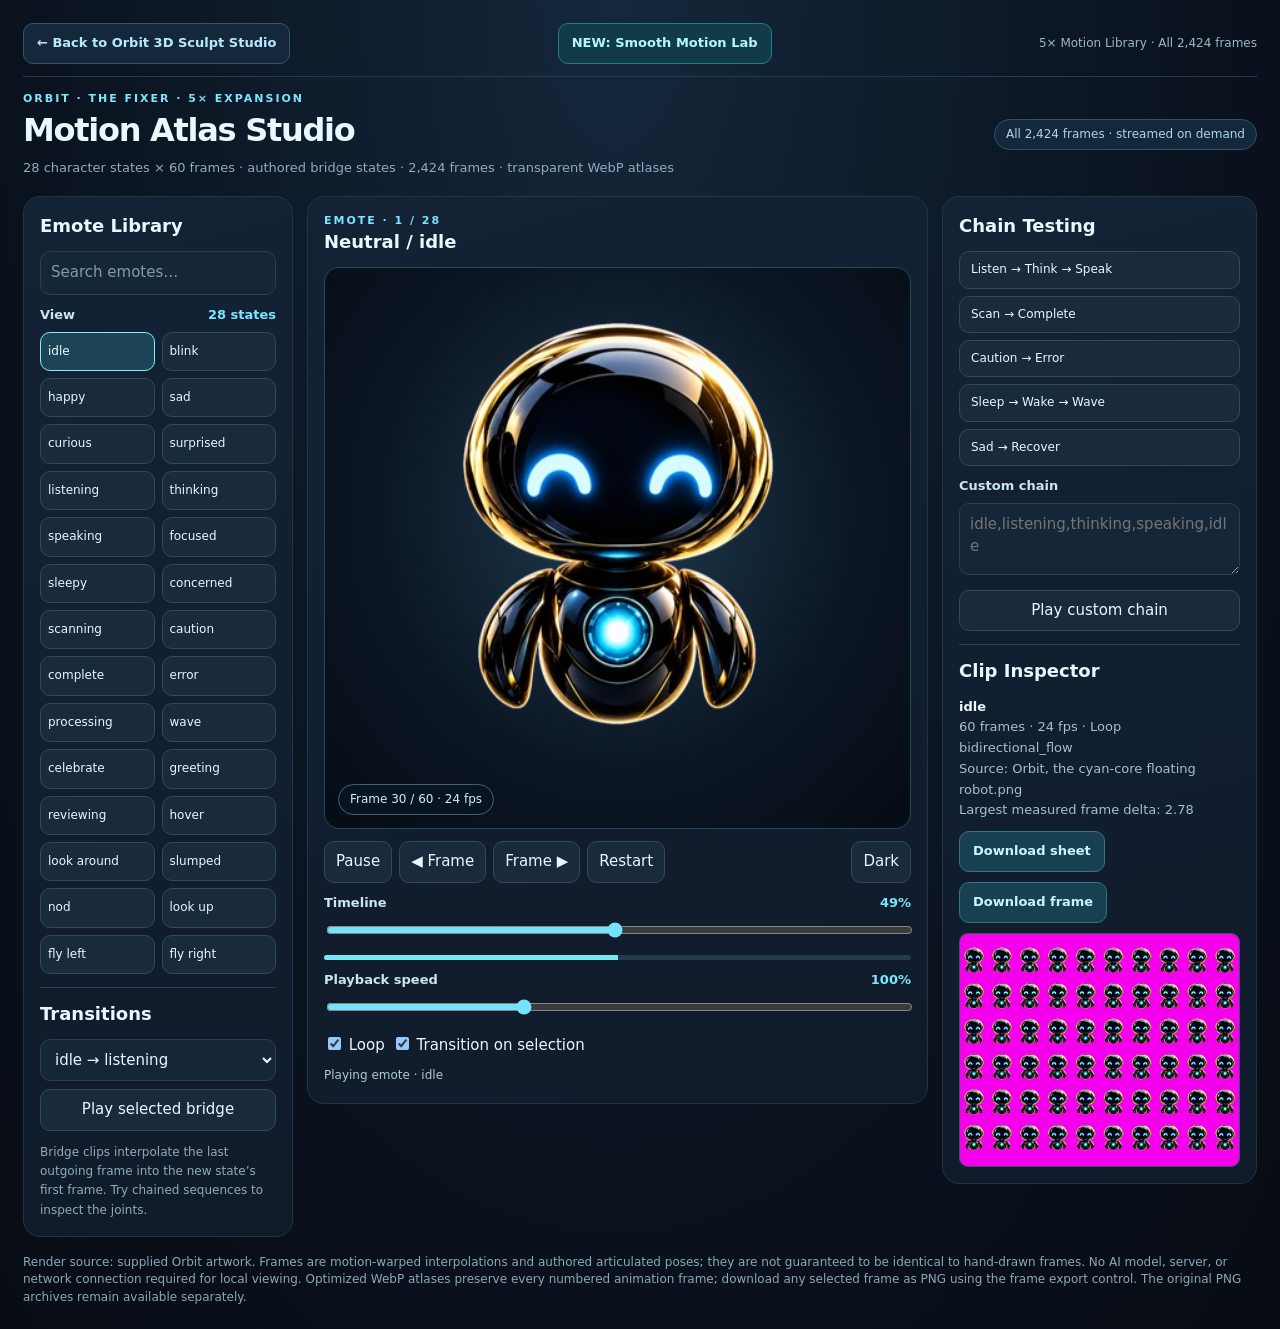
<file: orbit/5x/index.html>
<!doctype html><html lang="en"><head><meta charset="utf-8"/><meta name="viewport" content="width=device-width, initial-scale=1"/><title>Orbit Motion Studio — 5×</title><meta name="theme-color" content="#0b1320"/><style>
:root{color-scheme:dark;--bg:#080e18;--surface:#111e2e;--line:#284052;--ink:#e9f7ff;--muted:#92aabd;--accent:#79e7ff;--gold:#d3a96e}*{box-sizing:border-box}html,body{margin:0;min-height:100%;background:radial-gradient(ellipse at 48% 0,#14273b,#0a121e 62%,#080c14);color:var(--ink);font:15px/1.45 system-ui,-apple-system,'Segoe UI',sans-serif}button,input,select,textarea{font:inherit}button,select{cursor:pointer;border:1px solid #31495d;color:var(--ink);background:#1a2a3d;border-radius:10px;padding:9px 11px}button:hover,select:hover{background:#263c50}button:focus-visible,input:focus-visible,select:focus-visible,textarea:focus-visible{outline:2px solid var(--accent);outline-offset:2px}h1,h2,h3,p{margin:0}.shell{max-width:1700px;padding:23px;margin:0 auto}.head{display:flex;justify-content:space-between;align-items:center;gap:18px;flex-wrap:wrap;margin-bottom:18px}.title{font-size:clamp(24px,2.5vw,37px);font-weight:770;letter-spacing:-.04em}.eyebrow{text-transform:uppercase;letter-spacing:.18em;font-size:11px;color:var(--accent);font-weight:800}.sub{color:var(--muted);margin-top:6px;font-size:13px}.tag{border-radius:100px;border:1px solid #325069;background:#13283b;padding:6px 11px;color:#add6ea;font-size:12px}.layout{display:grid;grid-template-columns:270px minmax(350px,1fr) 315px;gap:14px;align-items:start}.panel{border:1px solid #203546;background:linear-gradient(165deg,#132235,#101b2a);border-radius:17px;padding:16px;min-width:0}.panel h2{font-size:18px;margin-bottom:12px}.emote-list{max-height:72vh;overflow:auto;display:grid;grid-template-columns:1fr 1fr;gap:7px}.emote-btn{font-size:12px;padding:10px 7px;text-align:left;text-overflow:ellipsis;white-space:nowrap;overflow:hidden}.emote-btn.active{border-color:#87ecff;color:#eaffff;background:#1d4357}.toolbar{display:flex;align-items:center;flex-wrap:wrap;gap:7px;margin-top:12px}.grow{flex:1}.stage{position:relative;min-height:480px;border:1px solid #29455b;border-radius:15px;display:grid;place-items:center;overflow:hidden}.stage.dark{background:radial-gradient(ellipse at 50% 43%,#1e3c50,#0b1623 58%,#060c15)}.stage.magenta{background:#f400ec}.stage.checker{background-color:#192637;background-image:linear-gradient(45deg,#324456 25%,transparent 25%),linear-gradient(-45deg,#324456 25%,transparent 25%),linear-gradient(45deg,transparent 75%,#324456 75%),linear-gradient(-45deg,transparent 75%,#324456 75%);background-size:30px 30px;background-position:0 0,0 15px,15px -15px,-15px 0}.stage canvas{width:min(100%,440px);height:auto;max-height:70vh;image-rendering:auto;display:block}.hud{position:absolute;bottom:13px;left:13px;background:#081521df;border:1px solid #42627b;border-radius:18px;padding:6px 11px;font-size:12px;color:#d4ebfa}.section{margin-top:15px}.label{display:flex;justify-content:space-between;gap:8px;color:#c9e6f1;margin:11px 0 7px;font-size:13px;font-weight:600}.label output{color:var(--accent)}input[type=range]{width:100%;accent-color:#74e4fc}input[type=search],textarea,select{min-width:0;width:100%;border:1px solid var(--line);background:#152638;border-radius:10px;color:var(--ink);padding:10px}textarea{resize:vertical;min-height:72px}input[type=search]::placeholder{color:#819bad}.status{color:#b0c9d5;font-size:12px;margin-top:10px;min-height:20px}.meta{font-size:13px;color:#a7bfcc;line-height:1.6;overflow-wrap:anywhere}.meta strong{color:#edfbff}.atlas{width:100%;border:1px solid #39546b;border-radius:9px;background:#f400ec;display:block;margin-top:10px;aspect-ratio:1.2;object-fit:contain}.download{display:inline-block;text-decoration:none;border:1px solid #3a7188;background:#174051;color:#c5f7ff;padding:10px 13px;border-radius:10px;margin-top:10px;font-weight:600;font-size:13px}.chain{display:grid;grid-template-columns:1fr;gap:7px}.chain button{text-align:left;font-size:12px}.fine{color:#91abb9;font-size:12px;line-height:1.6;margin-top:12px}.progress{height:5px;border-radius:4px;background:#243a4a;overflow:hidden;margin-top:11px}.bar{height:100%;width:0;background:#79e6f6}.footer{margin-top:17px;font-size:12px;color:#8aa8b9}.footer code{color:#bce5ef}.details{border-top:1px solid #294050;margin-top:13px;padding-top:13px}.clip-name{font-size:14px;color:#c8f2ff;margin-top:7px}.mobile-only{display:none}@media(max-width:1160px){.layout{grid-template-columns:220px minmax(350px,1fr)}.right{grid-column:2}}@media(max-width:720px){.shell{padding:12px}.layout{display:flex;flex-direction:column}.panel{width:100%;padding:13px}.emote-list{max-height:150px;grid-template-columns:repeat(3,1fr)}.stage{min-height:380px}.stage canvas{width:min(100%,340px)}.right{order:3}button,select,input,textarea{font-size:16px}.mobile-only{display:block}}
@media(prefers-reduced-motion:reduce){*{scroll-behavior:auto!important;transition:none!important}}

.nav-return{display:flex;align-items:center;justify-content:space-between;gap:14px;flex-wrap:wrap;margin-bottom:14px;border-bottom:1px solid #223a4d;padding-bottom:12px}
.studio-return{color:#b7eaff;text-decoration:none;font-weight:650;font-size:13px;background:#15283b;border:1px solid #34566a;border-radius:10px;padding:10px 13px}
.studio-return:hover{background:#204056}
.studio-current{color:#9bb8c8;font-size:12px}
</style></head><body>
<div class="shell"><nav class="nav-return"><a href="../" class="studio-return">← Back to Orbit 3D Sculpt Studio</a><a href="../fluid/" class="studio-return" style="border-color:#287a89;background:#123b4a;color:#b6f7ff">NEW: Smooth Motion Lab</a><span class="studio-current">5× Motion Library · All 2,424 frames</span></nav><header class="head"><div><div class="eyebrow">ORBIT · THE FIXER · 5× EXPANSION</div><h1 class="title">Motion Atlas Studio</h1><p class="sub">28 character states × 60 frames · authored bridge states · 2,424 frames · transparent WebP atlases</p></div><span class="tag" id="load-status">All 2,424 frames · streamed on demand</span></header>
<div class="layout"><aside class="panel"><h2>Emote Library</h2><input type="search" placeholder="Search emotes…" id="filter" aria-label="Filter animations"/><div class="label"><span>View</span><output id="count"></output></div><div class="emote-list" id="emote-list"></div><div class="details"><h2>Transitions</h2><select id="transition-menu" aria-label="Select transition"></select><button id="play-transition" style="width:100%;margin-top:8px">Play selected bridge</button><div class="fine">Bridge clips interpolate the last outgoing frame into the new state’s first frame. Try chained sequences to inspect the joints.</div></div></aside>
<main class="panel"><div class="eyebrow" id="kind">EMOTE · 01 / 28</div><h2 id="clip-label">Idle</h2><div class="stage dark" id="stage"><canvas width="352" height="448" id="canvas" role="img" aria-label="Animated Orbit robot" ></canvas><div class="hud" id="hud">Frame 01 / 60 · 24 fps</div></div><div class="toolbar"><button id="play">Pause</button><button id="prev" title="Previous frame">◀ Frame</button><button id="next" title="Next frame">Frame ▶</button><button id="restart">Restart</button><span class="grow"></span><button id="bg">Dark</button></div><div class="label"><span>Timeline</span><output id="position">0%</output></div><input id="scrub" type="range" min="0" max="59" value="0" step="1" aria-label="Scrub frame"/><div class="progress"><div class="bar" id="progress-bar"></div></div><div class="label"><span>Playback speed</span><output id="speed-label">100%</output></div><input id="speed" type="range" min="25" max="250" value="100" step="5"/><div class="toolbar"><label><input type="checkbox" id="loop" checked/> Loop</label><label><input type="checkbox" id="smooth" checked/> Transition on selection</label></div><p class="status" id="status" aria-live="polite">Choose a behaviour to test. Atlases load individually; the full library does not download at once.</p></main>
<aside class="panel right"><h2>Chain Testing</h2><div class="chain"><button data-chain="idle,listening,thinking,speaking,idle">Listen → Think → Speak</button><button data-chain="idle,scanning,complete,idle">Scan → Complete</button><button data-chain="idle,caution,error,idle">Caution → Error</button><button data-chain="sleepy,wake,idle,wave">Sleep → Wake → Wave</button><button data-chain="sad,idle">Sad → Recover</button></div><div class="label">Custom chain</div><textarea id="custom" aria-label="Custom sequence" placeholder="idle,listening,thinking,speaking,idle"></textarea><button id="run-custom" style="width:100%;margin-top:8px">Play custom chain</button><div class="details"><h2>Clip Inspector</h2><div class="meta" id="meta"></div><a class="download" id="download" download>Download sheet</a><a class="download" id="download-frame" download>Download frame</a><img class="atlas" id="atlas" alt="Selected emote sprite sheet" loading="lazy"/></div></aside></div>
<p class="footer">Render source: supplied Orbit artwork. Frames are motion-warped interpolations and authored articulated poses; they are not guaranteed to be identical to hand-drawn frames. No AI model, server, or network connection required for local viewing. Optimized WebP atlases preserve every numbered animation frame; download any selected frame as PNG using the frame export control. The original PNG archives remain available separately.</p></div>
<script src="manifest.js"></script><script src="viewer.js"></script></body></html>
</file>
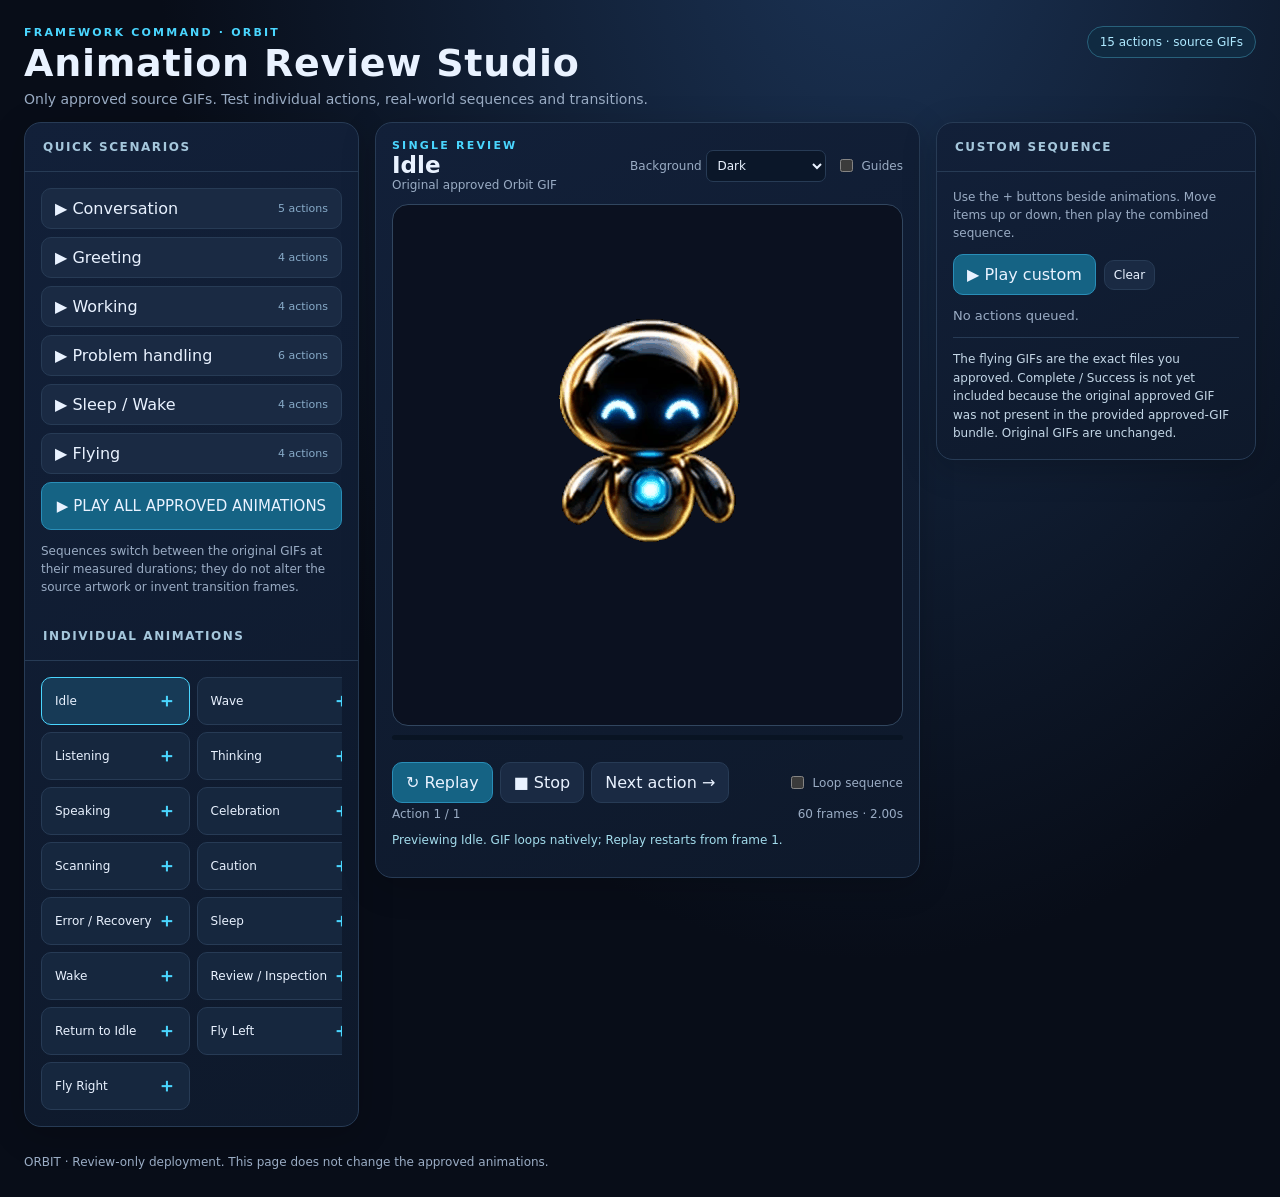
<file: orbit/approved-review/index.html>
<!doctype html>
<html lang="en">
<head>
<meta charset="utf-8"><meta name="viewport" content="width=device-width,initial-scale=1">
<meta name="theme-color" content="#0b1020"><title>ORBIT · Approved Animation Studio</title>
<style>
:root{color-scheme:dark;--bg:#080d18;--panel:#101b2e;--panel2:#142238;--line:#273b55;--cyan:#4ad6ff;--text:#e9f2ff;--muted:#9aacc4}
*{box-sizing:border-box}body{background:radial-gradient(ellipse at 68% -10%,#1b3355,transparent 58%),var(--bg);font-family:Inter,system-ui,-apple-system,Segoe UI,sans-serif;color:var(--text);margin:0}button,input,select{font:inherit}button{cursor:pointer;border:1px solid var(--line);background:#1a2a43;color:var(--text);border-radius:10px;padding:10px 13px;transition:background .15s}button:hover{background:#29486a}button:focus-visible,input:focus-visible{outline:2px solid var(--cyan);outline-offset:2px}.primary{background:#156384;border-color:#298eb8}.primary:hover{background:#1a83a9}.quiet{background:transparent}.small{font-size:12px;padding:7px 9px}.danger{background:#3a2735}header{max-width:1480px;margin:0 auto;padding:26px 24px 15px;display:flex;align-items:flex-start;justify-content:space-between;gap:16px;flex-wrap:wrap}h1{font-size:clamp(25px,4vw,38px);margin:2px 0 6px;font-weight:740;letter-spacing:.02em}header p{margin:0;color:var(--muted);font-size:14px}.eyebrow{font-weight:750;color:var(--cyan);font-size:11px;letter-spacing:.2em}.pill{border:1px solid #28617b;background:#102a41;border-radius:100px;padding:8px 12px;color:#aee9ff;font-size:12px}.layout{max-width:1480px;padding:0 24px 28px;margin:auto;display:grid;grid-template-columns:minmax(270px,335px) minmax(380px,1fr) minmax(255px,320px);gap:16px;align-items:start}.panel{border:1px solid var(--line);background:linear-gradient(155deg,#122039,#0e192b);border-radius:17px;overflow:hidden;box-shadow:0 8px 35px #0003}.panel>h2,.panel>.heading{font-size:12px;text-transform:uppercase;letter-spacing:.13em;color:#a5c7dc;margin:0;padding:17px 18px;border-bottom:1px solid var(--line)}.inner{padding:16px}.preset{display:flex;justify-content:space-between;align-items:center;gap:8px;text-align:left;width:100%;margin:0 0 8px}.preset em{font-style:normal;color:#87aac8;font-size:11px}.side-note{font-size:12px;color:var(--muted);line-height:1.5;margin:12px 0 0}.asset-list{display:grid;grid-template-columns:1fr 1fr;gap:7px;max-height:620px;overflow:auto}.asset{display:flex;align-items:center;justify-content:space-between;gap:5px;font-size:12px;background:#16273e}.asset.active{border-color:var(--cyan);background:#173a56}.asset span{white-space:nowrap;overflow:hidden;text-overflow:ellipsis}.asset .add{color:var(--cyan);border:0;background:transparent;padding:0;font-weight:700;font-size:19px}.stage-card{padding:16px}.stage-head{display:flex;gap:12px;justify-content:space-between;align-items:center;flex-wrap:wrap;margin-bottom:12px}.title{font-size:23px;font-weight:750}.subtitle{font-size:12px;color:var(--muted)}.stage{height:min(58vh,575px);min-height:355px;border:1px solid #31465f;border-radius:16px;position:relative;display:grid;place-items:center;overflow:hidden;background:#0b1120;isolation:isolate}.stage.white{background:#f5f8fc}.stage.gray{background:#667382}.stage.checker{background-color:#e6edf6;background-image:linear-gradient(45deg,#cbd3df 25%,transparent 25%),linear-gradient(-45deg,#cbd3df 25%,transparent 25%),linear-gradient(45deg,transparent 75%,#cbd3df 75%),linear-gradient(-45deg,transparent 75%,#cbd3df 75%);background-size:28px 28px;background-position:0 0,0 14px,14px -14px,-14px 0}.stage img{display:block;max-width:none;max-height:none;image-rendering:auto;position:relative;z-index:2}.stage .guide{display:none;position:absolute;inset:0;z-index:3;pointer-events:none}.stage.guided .guide{display:block}.guide:before,.guide:after{content:'';position:absolute;background:#e84f9a88}.guide:before{height:1px;width:100%;top:50%}.guide:after{width:1px;height:100%;left:50%}.stage-foot{display:flex;align-items:center;justify-content:space-between;flex-wrap:wrap;gap:8px;padding:13px 0 4px}.controls{display:flex;flex-wrap:wrap;gap:7px}.meter{background:#091423;height:5px;border-radius:100px;overflow:hidden;margin:9px 0}.meter>div{background:var(--cyan);height:100%;width:0%;transition:width .08s linear}.metadata{display:flex;justify-content:space-between;gap:10px;flex-wrap:wrap;color:var(--muted);font-size:12px;margin-bottom:6px}.settings{display:flex;gap:10px;align-items:center;flex-wrap:wrap;font-size:12px;color:var(--muted)}select{border:1px solid var(--line);border-radius:7px;background:#0b1729;color:var(--text);padding:7px}.toggle{display:flex;align-items:center;gap:6px}.queue-line{display:flex;align-items:center;gap:7px;border-bottom:1px solid #263b51;padding:7px 0;font-size:12px}.queue-line span{flex:1}.queue-actions{display:flex;gap:3px}.queue-actions button{padding:5px 7px;font-size:11px}.queue-placeholder{color:var(--muted);font-size:13px}.flex{display:flex;align-items:center;gap:8px;flex-wrap:wrap}.note{color:#c4d7e7;font-size:12px;line-height:1.55;border-top:1px solid var(--line);padding-top:12px;margin:14px 0 0}.caution{color:#ffd58a}#status{font-size:12px;color:#a3dcec;min-height:30px;margin-top:10px;line-height:1.5}.foot{max-width:1480px;padding:0 24px 28px;color:var(--muted);font-size:12px;margin:auto}.brand{font-weight:800;color:var(--cyan)}@media(max-width:1100px){.layout{grid-template-columns:280px minmax(300px,1fr)}.queue-panel{grid-column:1/-1}}@media(max-width:710px){.layout{grid-template-columns:1fr;padding:0 12px 20px}.queue-panel{grid-column:1}header{padding:18px 14px}.stage{height:350px;min-height:350px}.stage-card{padding:11px}.asset-list{max-height:210px}.panel>h2{padding:13px}}
</style>
</head>
<body>
<header><div><div class="eyebrow">FRAMEWORK COMMAND · ORBIT</div><h1>Animation Review Studio</h1><p>Only approved source GIFs. Test individual actions, real-world sequences and transitions.</p></div><div class="pill" id="libraryBadge">Loading library…</div></header>
<div class="layout">
<section class="panel"><h2>Quick scenarios</h2><div class="inner"><div id="presets"></div><button class="primary" id="playAll" style="width:100%;font-size:15px;padding:14px">▶ PLAY ALL APPROVED ANIMATIONS</button><p class="side-note">Sequences switch between the original GIFs at their measured durations; they do not alter the source artwork or invent transition frames.</p></div><h2>Individual animations</h2><div class="inner"><div class="asset-list" id="assets"></div></div></section>
<section class="panel"><div class="stage-card"><div class="stage-head"><div><div class="eyebrow" id="mode">SINGLE PREVIEW</div><div class="title" id="currentTitle">Idle</div><div class="subtitle" id="description">Inspect alignment, size and transitions</div></div><div class="settings"><label>Background <select id="background"><option value="dark">Dark</option><option value="white">White</option><option value="gray">Grey</option><option value="checker">Checkerboard</option></select></label><label class="toggle"><input type="checkbox" id="guides"> Guides</label></div></div><div class="stage" id="stage"><div class="guide"></div><img id="sprite" alt="Orbit animation"><div aria-hidden="true" id="stageHint"></div></div><div class="meter"><div id="progress"></div></div><div class="stage-foot"><div class="controls"><button class="primary" id="replay">↻ Replay</button><button id="stop">■ Stop</button><button id="next">Next action →</button></div><label class="toggle" style="font-size:12px;color:var(--muted)"><input type="checkbox" id="loop"> Loop sequence</label></div><div class="metadata"><span id="counter">Action 1 / 1</span><span id="timing">60 frames · 2.00s</span></div><div id="status" role="status" aria-live="polite">Select a scenario or click any animation.</div></div></section>
<section class="panel queue-panel"><h2>Custom sequence</h2><div class="inner"><p class="side-note" style="margin-top:0">Use the + buttons beside animations. Move items up or down, then play the combined sequence.</p><div class="flex" style="margin:12px 0"><button class="primary" id="playQueue">▶ Play custom</button><button class="small" id="clearQueue">Clear</button></div><div id="queueItems"><p class="queue-placeholder">No actions queued.</p></div><p class="note">The flying GIFs are the exact files you approved. Complete / Success is not yet included because the original approved GIF was not present in the provided approved-GIF bundle. Original GIFs are unchanged.</p></div></section>
</div><div class="foot">ORBIT · Review-only deployment. This page does not change the approved animations.</div>
<script>
'use strict';
const predefined={
 'Conversation':['idle','listening','thinking','speaking','return_idle'],
 'Greeting':['idle','wave','speaking','return_idle'],
 'Working':['idle','scanning','review','return_idle'],
 'Problem handling':['idle','caution','error','thinking','review','return_idle'],
 'Sleep / Wake':['idle','sleep','wake','idle'],
 'Flying':['idle','fly_right','fly_left','return_idle']
};
let manifest=null, assets={}, queue=[], active=[], activeName='', position=0, timeout=null, raf=null, startedAt=0, totalMs=0, generation=0, inPlay=false, selected='idle';
const $=id=>document.getElementById(id);
const esc=s=>String(s).replaceAll('&','&amp;').replaceAll('<','&lt;').replaceAll('>','&gt;');
function asset(id){return assets[id]}
function label(id){return assets[id]?.name||id}
function setStatus(s){$('status').textContent=s}
function clearClock(){if(timeout!==null)clearTimeout(timeout);if(raf!==null)cancelAnimationFrame(raf);timeout=null;raf=null;generation++}
function showPoster(){const im=$('sprite');im.src='posters/idle.png';im.style.width='';im.style.height='';const w=window.innerWidth<710?280:416;im.style.width=`${Math.min(w,330)}px`;}
function scaledDimensions(item){const maxBase=window.innerWidth<710?280:416;const ratio=maxBase/416;const w=(item.id.startsWith('fly_')?235:item.width)*ratio;const h=(item.id.startsWith('fly_')?178:item.height)*ratio;return {w:Math.round(w),h:Math.round(h)};}
function playItem(id,mode,idx,count){
 const a=asset(id);if(!a)return;
 selected=id; $('mode').textContent=mode.toUpperCase();$('currentTitle').textContent=a.name;
 $('description').textContent=a.approval==='re-encoded-for-review'?'Recovered from approved atlas · GIF encoding pending approval':a.source==='original-user-approved-upload'?'Your exact approved uploaded GIF':'Original approved Orbit GIF';
 $('counter').textContent=`Action ${idx+1} / ${count}`;$('timing').textContent=`${a.frames} frames · ${(a.durationMs/1000).toFixed(2)}s`;
 const im=$('sprite');let d=scaledDimensions(a);
 im.style.width=d.w+'px';im.style.height=d.h+'px';
 // A fresh IMG element restarts the GIF without inventing a cache-busting download.
 const replacement=document.createElement('img');replacement.id='sprite';replacement.alt=a.name;replacement.style.width=d.w+'px';replacement.style.height=d.h+'px';replacement.src=a.path;
 im.replaceWith(replacement);
 document.querySelectorAll('.asset').forEach(b=>b.classList.toggle('active',b.dataset.id===id));
}
function updateProgress(){if(!inPlay)return;let ms=performance.now()-startedAt;$('progress').style.width=(totalMs?Math.min(100,100*ms/totalMs):0)+'%';raf=requestAnimationFrame(updateProgress)}
function runStep(){if(!inPlay)return;if(position>=active.length){if($('loop').checked&&active.length){position=0}else{inPlay=false;clearClock();$('progress').style.width='100%';setStatus(`Sequence complete: ${activeName}.`);return}}
 const id=active[position],a=asset(id);if(!a){position++;runStep();return}playItem(id,activeName,position,active.length);startedAt=performance.now();totalMs=a.durationMs;$('progress').style.width='0%';setStatus(`${activeName} — ${position+1} of ${active.length}: ${a.name}`);const g=generation;
 raf=requestAnimationFrame(updateProgress);
 timeout=setTimeout(()=>{if(!inPlay||g!==generation)return;if(raf!==null)cancelAnimationFrame(raf);raf=null;position++;runStep()},a.durationMs);
}
function sequencePlay(ids,name){clearClock();active=ids.filter(k=>asset(k));activeName=name;position=0;inPlay=true;preload(active);if(active.length)runStep();else{inPlay=false;setStatus('There are no available actions in that sequence.')}}
function preview(id){clearClock();inPlay=false;active=[id];activeName='Single review';position=0;playItem(id,'Single review',0,1);$('progress').style.width='0%';setStatus(`Previewing ${label(id)}. GIF loops natively; Replay restarts from frame 1.`)}
function stop(){clearClock();inPlay=false;active=[];$('mode').textContent='STOPPED';$('currentTitle').textContent='Idle';$('description').textContent='Ready to review';$('progress').style.width='0%';showPoster();setStatus('Stopped; showing a static Orbit idle frame.')}
function preload(ids){for(const id of new Set(ids)){const a=asset(id);if(a){const i=new Image();i.src=a.path}}}
function renderAssets(){const root=$('assets');root.replaceChildren();for(const a of manifest.assets){const row=document.createElement('button');row.className='asset';row.dataset.id=a.id;row.title=a.name+' — '+a.frames+' frames';const name=document.createElement('span');name.textContent=a.name;const plus=document.createElement('span');plus.className='add';plus.textContent='＋';plus.title='Add to sequence';row.append(name,plus);row.addEventListener('click',e=>{if(e.target===plus){queue.push(a.id);renderQueue()}else preview(a.id)});root.append(row)}}
function renderQueue(){const root=$('queueItems');root.replaceChildren();if(!queue.length){const p=document.createElement('p');p.className='queue-placeholder';p.textContent='No actions queued.';root.append(p);return}queue.forEach((id,i)=>{let row=document.createElement('div');row.className='queue-line';const count=document.createElement('span');count.textContent=`${i+1}. ${label(id)}`;row.append(count);let ops=document.createElement('div');ops.className='queue-actions';for(let [text,fn] of [['↑',()=>{if(i){[queue[i-1],queue[i]]=[queue[i],queue[i-1]];renderQueue()}}],['↓',()=>{if(i<queue.length-1){[queue[i+1],queue[i]]=[queue[i],queue[i+1]];renderQueue()}}],['×',()=>{queue.splice(i,1);renderQueue()}]]){let b=document.createElement('button');b.type='button';b.textContent=text;b.addEventListener('click',fn);ops.append(b)}row.append(ops);root.append(row)})}
function buildPresets(){const root=$('presets');for(const [name,list]of Object.entries(predefined)){const b=document.createElement('button');b.className='preset';const one=document.createElement('span');one.textContent='▶ '+name;const two=document.createElement('em');two.textContent=list.length+' actions';b.append(one,two);b.addEventListener('click',()=>sequencePlay(list,name));root.append(b)}}
$('playAll').addEventListener('click',()=>sequencePlay(manifest.assets.map(x=>x.id),'Play All'));
$('playQueue').addEventListener('click',()=>sequencePlay(queue,'Custom sequence'));
$('clearQueue').addEventListener('click',()=>{queue=[];renderQueue()});
$('replay').addEventListener('click',()=>{if(inPlay)sequencePlay(active,activeName);else preview(selected)});
$('stop').addEventListener('click',stop);
$('next').addEventListener('click',()=>{if(inPlay){clearClock();inPlay=true;position++;runStep()}else {const ids=manifest.assets.map(a=>a.id);preview(ids[(ids.indexOf(selected)+1)%ids.length])}});
$('background').addEventListener('change',e=>{$('stage').className='stage '+(e.target.value==='dark'?'':e.target.value)+($('guides').checked?' guided':'')});
$('guides').addEventListener('change',e=>{$('stage').classList.toggle('guided',e.target.checked)});
async function init(){try{const res=await fetch('manifest.json',{cache:'no-store'});if(!res.ok)throw Error('Manifest HTTP '+res.status);manifest=await res.json();assets=Object.fromEntries(manifest.assets.map(a=>[a.id,a]));$('libraryBadge').textContent=manifest.assets.length+' actions · source GIFs';renderAssets();buildPresets();renderQueue();preload(['idle','wave','fly_right','fly_left']);preview('idle')}catch(e){setStatus('Unable to load approved animation manifest: '+e.message);$('libraryBadge').textContent='Manifest unavailable';console.error(e)}}
init();
</script>
</body></html>
</file>
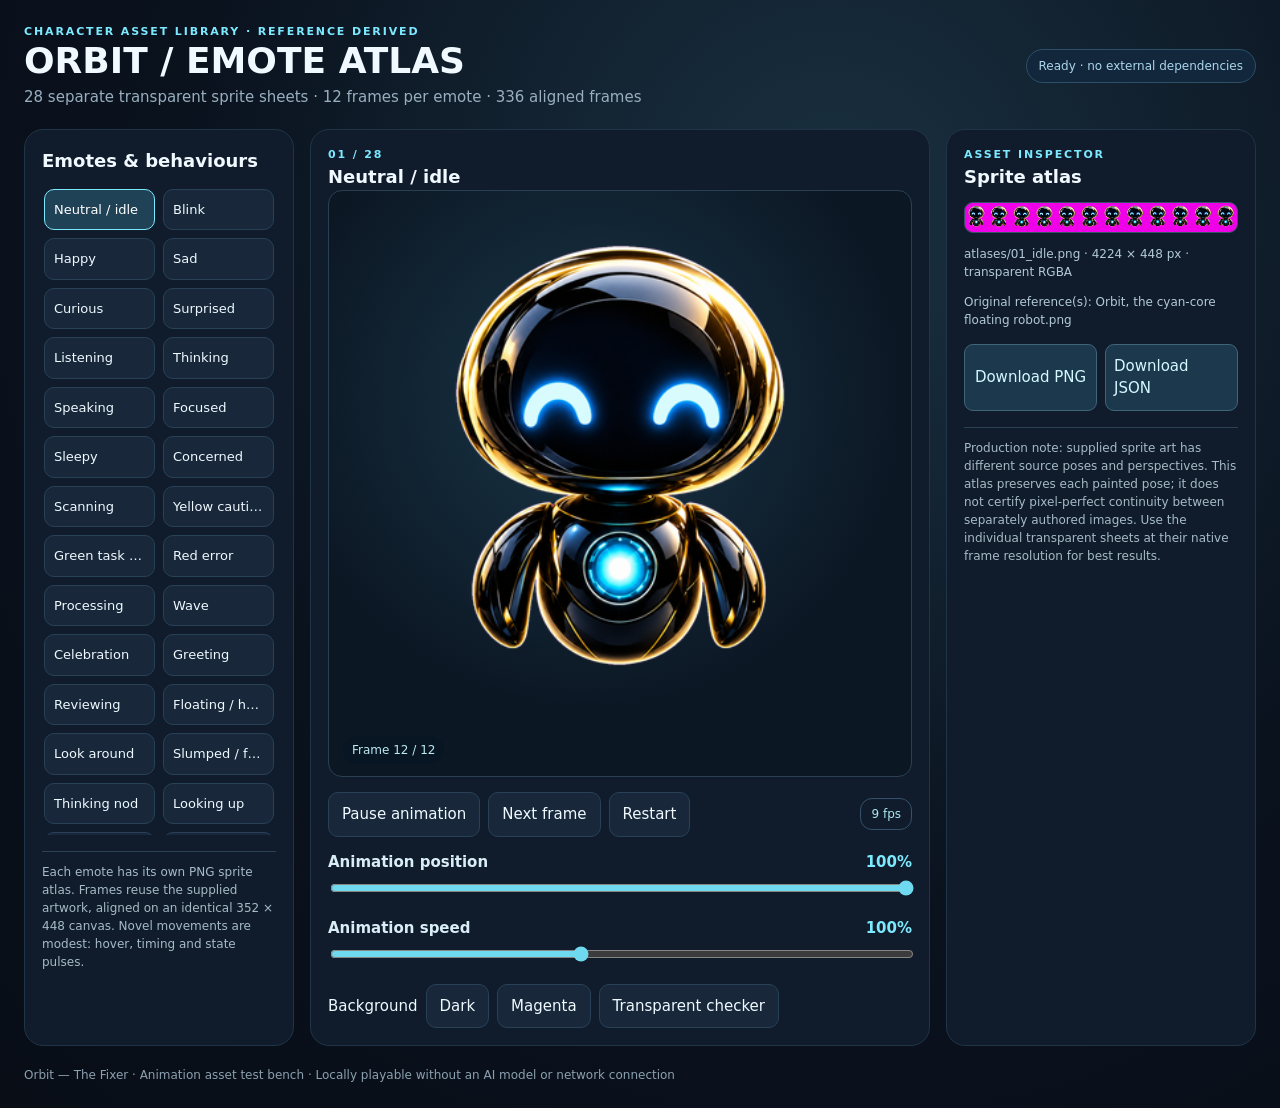
<file: orbit/emotes/index.html>
<!doctype html><html lang="en"><head><meta charset="UTF-8"/><meta name="viewport" content="width=device-width,initial-scale=1.0"/><title>Orbit — Emote Atlas Studio</title>
<style>
:root{color-scheme:dark;--bg:#09111c;--panel:#111d2b;--line:#284157;--cyan:#7ce9ff;--ink:#eff9ff;--muted:#99afbf}
*{box-sizing:border-box}html,body{margin:0;min-height:100%;background:radial-gradient(ellipse at 65% 20%,#1a3141 0,#0a121e 55%,#080d16);color:var(--ink);font:15px/1.5 system-ui,-apple-system,'Segoe UI',sans-serif}
button,select,input{font:inherit}button{border:1px solid var(--line);background:#18283a;color:inherit;border-radius:10px;padding:10px 13px;cursor:pointer;transition:background .16s,border-color .16s}button:hover{background:#294258;border-color:#4a94b5}button:focus-visible,select:focus-visible,input:focus-visible{outline:2px solid var(--cyan);outline-offset:3px}
.shell{max-width:1530px;margin:auto;padding:24px}header{display:flex;justify-content:space-between;align-items:center;gap:12px;margin-bottom:20px;flex-wrap:wrap}h1{font-size:clamp(22px,3vw,36px);line-height:1.1;margin:0}h2{font-size:18px;margin:0}.eyebrow{text-transform:uppercase;letter-spacing:.17em;font-size:11px;color:var(--cyan);font-weight:700}.sub{color:var(--muted);margin:6px 0 0}.status{border:1px solid #2d5069;background:#12273b;border-radius:100px;font-size:12px;padding:7px 12px;color:#add6ed;white-space:nowrap}.layout{display:grid;grid-template-columns:minmax(200px,270px) minmax(320px,1fr) minmax(240px,310px);gap:16px}.panel{border:1px solid #203447;border-radius:19px;background:#101c2b;padding:17px;min-width:0}.panel-title{margin-bottom:13px}.emotes{display:grid;grid-template-columns:repeat(2,minmax(0,1fr));gap:8px;max-height:72vh;overflow:auto;padding:2px}.emote{font-size:13px;text-align:left;overflow:hidden;text-overflow:ellipsis;white-space:nowrap;padding:10px 9px}.emote.selected{border-color:var(--cyan);background:#204256;color:white}.viewer{min-height:460px;border-radius:14px;overflow:hidden;display:grid;place-items:center;position:relative;border:1px solid #294053}.viewer.dark{background:radial-gradient(circle at 45% 35%,#193647,#0c1724 63%)}.viewer.magenta{background:#fa00ee}.viewer.checker{background-color:#101e2d;background-image:linear-gradient(45deg,#314250 25%,transparent 25%),linear-gradient(-45deg,#314250 25%,transparent 25%),linear-gradient(45deg,transparent 75%,#314250 75%),linear-gradient(-45deg,transparent 75%,#314250 75%);background-position:0 0,0 20px,20px -20px,-20px 0;background-size:40px 40px}.stage{width:min(80%,480px);aspect-ratio:352 / 448;max-height:65vh;position:relative}.stage canvas{width:100%;height:100%;display:block}.pill{position:absolute;left:14px;bottom:12px;padding:5px 9px;border-radius:40px;background:#071523bb;color:#bceaf2;font-size:12px}.ctrl{display:flex;gap:8px;flex-wrap:wrap;align-items:center;margin-top:15px}.ctrl .grow{flex:1}.sec{font-size:12px;color:var(--muted)}.atlas{display:block;width:100%;border:1px solid #355168;border-radius:9px;margin:12px 0;background:#f000e8}.label{display:flex;justify-content:space-between;align-items:center;margin:14px 0 5px;color:#d9edf7;font-weight:600}.label output{color:var(--cyan)}input[type=range]{width:100%;accent-color:#6fdaef}select{border:1px solid var(--line);background:#18283a;border-radius:10px;color:white;padding:9px 10px;max-width:100%}.actions{display:grid;grid-template-columns:1fr 1fr;gap:8px;margin-top:15px}a.button{display:grid;place-items:center;text-decoration:none;background:#1c384d;color:#d4f8ff;border:1px solid #40647a;border-radius:9px;padding:10px 8px}.meta{font-size:12px;color:#b2c9d7;overflow-wrap:anywhere}.heading{color:var(--cyan);font-size:12px;letter-spacing:.08em}.note{font-size:12px;color:#a6bbc6;margin-top:16px;border-top:1px solid #2a4154;padding-top:11px}footer{color:#8ba0af;font-size:12px;margin:20px 0 0}.tilecounter{border:1px solid #33516a;border-radius:12px;padding:6px 10px;color:#ace8f2;font-size:12px}
@media(max-width:1080px){.layout{grid-template-columns:minmax(190px,260px) minmax(320px,1fr)}.right{grid-column:2}}@media(max-width:700px){.shell{padding:14px}.layout{display:flex;flex-direction:column}.emotes{max-height:180px;grid-template-columns:repeat(3,minmax(0,1fr))}.viewer{min-height:400px}.stage{width:min(70%,310px);max-height:420px}.right{grid-column:auto}button,select,input{font-size:16px}header{gap:14px}}
@media(prefers-reduced-motion:reduce){button{transition:none}}
</style></head>
<body><div class="shell"><header><div><div class="eyebrow">Character asset library · reference derived</div><h1>ORBIT / EMOTE ATLAS</h1><p class="sub">28 separate transparent sprite sheets · 12 frames per emote · 336 aligned frames</p></div><span class="status" id="status">Ready · no external dependencies</span></header>
<div class="layout"><section class="panel"><h2 class="panel-title">Emotes & behaviours</h2><div id="emotes" class="emotes"></div><div class="note">Each emote has its own PNG sprite atlas. Frames reuse the supplied artwork, aligned on an identical 352 × 448 canvas. Novel movements are modest: hover, timing and state pulses.</div></section>
<main class="panel"><div class="eyebrow" id="state-meta">01 / 28</div><h2 id="state-label">Neutral / idle</h2><div class="viewer dark" id="viewer"><div class="stage"><canvas id="canvas" width="352" height="448" role="img" aria-label="Animated Orbit character"></canvas></div><div class="pill" id="frame-index">Frame 01 / 12</div></div>
<div class="ctrl"><button id="play" aria-pressed="true">Pause animation</button><button id="step">Next frame</button><button id="restart">Restart</button><span class="grow"></span><span class="tilecounter" id="fps-readout">9 fps</span></div>
<div class="label"><span>Animation position</span><output id="progress-readout">0%</output></div><input id="seek" type="range" min="0" max="11" value="0" step="1" aria-label="Animation frame"/>
<div class="label"><span>Animation speed</span><output id="speed-readout">100%</output></div><input id="speed" type="range" min="25" max="200" value="100" step="5" aria-label="Playback speed"/>
<div class="ctrl"><span>Background</span><button data-bg="dark">Dark</button><button data-bg="magenta">Magenta</button><button data-bg="checker">Transparent checker</button></div>
</main><aside class="panel right"><div class="eyebrow">Asset inspector</div><h2>Sprite atlas</h2><img id="atlas" class="atlas" alt="Full animation sprite sheet"/><p class="meta" id="file-name"></p><div class="meta" id="source-details"></div><div class="actions"><a class="button" id="download-sheet" download>Download PNG</a><a class="button" href="manifest.json" download>Download JSON</a></div><div class="note">Production note: supplied sprite art has different source poses and perspectives. This atlas preserves each painted pose; it does not certify pixel-perfect continuity between separately authored images. Use the individual transparent sheets at their native frame resolution for best results.</div></aside></div><footer>Orbit — The Fixer · Animation asset test bench · Locally playable without an AI model or network connection</footer></div>
<script>const manifest={"version":"1.0","frames_per_animation":12,"frame_width":352,"frame_height":448,"columns":12,"background":"transparent","rendered_from":"user-provided Orbit sprite sheets and prior continuity references","emotes":{"idle":{"label":"Neutral / idle","atlas":"atlases/01_idle.png","frames":12,"fps":9,"loop":true,"sources":["Orbit, the cyan-core floating robot.png"]},"blink":{"label":"Blink","atlas":"atlases/02_blink.png","frames":12,"fps":10,"loop":true,"sources":["ten_glossy_robot_mascots_on_magenta.png"]},"happy":{"label":"Happy","atlas":"atlases/03_happy.png","frames":12,"fps":9,"loop":true,"sources":["ten_glossy_robot_mascots_on_magenta.png"]},"sad":{"label":"Sad","atlas":"atlases/04_sad.png","frames":12,"fps":8,"loop":true,"sources":["Orbit\u2019s Eight-Frame Slumped Failure Loop.png","ten_glossy_robot_mascots_on_magenta.png"]},"curious":{"label":"Curious","atlas":"atlases/05_curious.png","frames":12,"fps":9,"loop":true,"sources":["Orbit\u2019s eight-direction helmet gaze strip.png","ten_glossy_robot_mascots_on_magenta.png"]},"surprised":{"label":"Surprised","atlas":"atlases/06_surprised.png","frames":12,"fps":10,"loop":true,"sources":["eight_neon_robot_emotions.png","ten_glossy_robot_mascots_on_magenta.png"]},"listening":{"label":"Listening","atlas":"atlases/07_listening.png","frames":12,"fps":9,"loop":true,"sources":["ten_glossy_robot_mascots_on_magenta.png"]},"thinking":{"label":"Thinking","atlas":"atlases/08_thinking.png","frames":12,"fps":8,"loop":true,"sources":["Orbit's focused processing loop.png","ten_glossy_robot_mascots_on_magenta.png"]},"speaking":{"label":"Speaking","atlas":"atlases/09_speaking.png","frames":12,"fps":11,"loop":true,"sources":["ten_glossy_robot_mascots_on_magenta.png"]},"focused":{"label":"Focused","atlas":"atlases/10_focused.png","frames":12,"fps":9,"loop":true,"sources":["ten_glossy_robot_mascots_on_magenta.png"]},"sleepy":{"label":"Sleepy","atlas":"atlases/11_sleepy.png","frames":12,"fps":8,"loop":true,"sources":["eight_neon_robot_emotions.png","ten_glossy_robot_mascots_on_magenta.png"]},"concerned":{"label":"Concerned","atlas":"atlases/12_concerned.png","frames":12,"fps":8,"loop":true,"sources":["ten_glossy_robot_mascots_on_magenta.png"]},"scanning":{"label":"Scanning","atlas":"atlases/13_scanning.png","frames":12,"fps":10,"loop":true,"sources":["eight_neon_robot_emotions.png"]},"caution":{"label":"Yellow caution","atlas":"atlases/14_caution.png","frames":12,"fps":9,"loop":true,"sources":["eight_neon_robot_emotions.png"]},"complete":{"label":"Green task complete","atlas":"atlases/15_complete.png","frames":12,"fps":9,"loop":true,"sources":["eight_neon_robot_emotions.png"]},"error":{"label":"Red error","atlas":"atlases/16_error.png","frames":12,"fps":9,"loop":true,"sources":["eight_neon_robot_emotions.png"]},"processing":{"label":"Processing","atlas":"atlases/17_processing.png","frames":12,"fps":12,"loop":true,"sources":["eight_neon_robot_emotions.png"]},"wave":{"label":"Wave","atlas":"atlases/18_wave.png","frames":12,"fps":11,"loop":true,"sources":["Orbit reviews the finished result.png"]},"celebrate":{"label":"Celebration","atlas":"atlases/19_celebrate.png","frames":12,"fps":10,"loop":true,"sources":["Orbit's five-frame floating hop.png"]},"greeting":{"label":"Greeting","atlas":"atlases/20_greeting.png","frames":12,"fps":10,"loop":true,"sources":["Orbit reviews the finished result.png"]},"reviewing":{"label":"Reviewing","atlas":"atlases/21_reviewing.png","frames":12,"fps":9,"loop":true,"sources":["Orbit reviews the finished result.png"]},"hover":{"label":"Floating / hover","atlas":"atlases/22_hover.png","frames":12,"fps":8,"loop":true,"sources":["Orbit's five-frame floating hop.png"]},"look_around":{"label":"Look around","atlas":"atlases/23_look_around.png","frames":12,"fps":9,"loop":true,"sources":["Orbit\u2019s eight-direction helmet gaze strip.png"]},"slumped":{"label":"Slumped / failure","atlas":"atlases/24_slumped.png","frames":12,"fps":8,"loop":true,"sources":["Orbit\u2019s Eight-Frame Slumped Failure Loop.png"]},"nod":{"label":"Thinking nod","atlas":"atlases/25_nod.png","frames":12,"fps":9,"loop":true,"sources":["Orbit's focused processing loop.png"]},"look_up":{"label":"Looking up","atlas":"atlases/26_look_up.png","frames":12,"fps":8,"loop":true,"sources":["Orbit\u2019s eight-way helmet gaze.png"]},"fly_left":{"label":"Fly left","atlas":"atlases/27_fly_left.png","frames":12,"fps":12,"loop":true,"sources":["Orbit running left animation strip.png"]},"fly_right":{"label":"Fly right","atlas":"atlases/28_fly_right.png","frames":12,"fps":12,"loop":true,"sources":["Eight Orbit sprites floating right on magenta.png"]}}};
const $=x=>document.querySelector(x);const states=Object.keys(manifest.emotes);let state=states[0],frame=0,running=true,last=0,image=null,speed=1;const images=new Map();const canvas=$('#canvas'),ctx=canvas.getContext('2d');
function load(name){const e=manifest.emotes[name];if(!images.has(name)){const img=new Image();img.src=e.atlas;images.set(name,img)}return images.get(name)}
function redraw(){if(!image)return;ctx.clearRect(0,0,352,448);if(image.complete&&image.naturalWidth){ctx.drawImage(image,frame*352,0,352,448,0,0,352,448)}$('#frame-index').textContent=`Frame ${String(frame+1).padStart(2,'0')} / 12`;$('#seek').value=frame;$('#progress-readout').textContent=Math.round(frame/11*100)+'%'}
function tick(t){if(running&&image){const fps=manifest.emotes[state].fps*speed;if(t-last>=1000/fps){frame=(frame+1)%12;last=t;redraw()}}requestAnimationFrame(tick)}
function selectState(name){if(!manifest.emotes[name])return;state=name;frame=0;image=load(name);last=0;image.onload=redraw;redraw();const e=manifest.emotes[name];$('#state-meta').textContent=`${String(states.indexOf(name)+1).padStart(2,'0')} / ${states.length}`;$('#state-label').textContent=e.label;$('#fps-readout').textContent=e.fps+' fps';$('#atlas').src=e.atlas;$('#file-name').textContent=`${e.atlas.startsWith('data:')?'[embedded test atlas]':e.atlas} · ${manifest.frame_width*12} × ${manifest.frame_height} px · transparent RGBA`;$('#source-details').textContent='Original reference(s): '+e.sources.join(' · ');$('#download-sheet').href=e.atlas;$('#download-sheet').download=e.atlas.split('/').at(-1);document.querySelectorAll('.emote').forEach(b=>{b.classList.toggle('selected',b.dataset.state===name);b.setAttribute('aria-pressed',b.dataset.state===name?'true':'false')})}
states.forEach(s=>{const b=document.createElement('button');b.className='emote';b.dataset.state=s;b.textContent=manifest.emotes[s].label;b.addEventListener('click',()=>selectState(s));$('#emotes').append(b)});
$('#play').onclick=()=>{running=!running;$('#play').textContent=running?'Pause animation':'Play animation';$('#play').setAttribute('aria-pressed',String(running));last=0};$('#step').onclick=()=>{running=false;$('#play').textContent='Play animation';frame=(frame+1)%12;redraw()};$('#restart').onclick=()=>{frame=0;last=0;redraw()};$('#seek').oninput=e=>{frame=Number(e.target.value);running=false;$('#play').textContent='Play animation';redraw()};$('#speed').oninput=e=>{speed=Number(e.target.value)/100;$('#speed-readout').textContent=Math.round(speed*100)+'%'};document.querySelectorAll('[data-bg]').forEach(b=>b.onclick=()=>{$('#viewer').className='viewer '+b.dataset.bg});window.addEventListener('keydown',e=>{if(e.target.tagName==='INPUT')return;if(e.code==='Space'){e.preventDefault();$('#play').click()}if(e.key==='ArrowRight')$('#step').click()});document.addEventListener('visibilitychange',()=>{if(document.hidden)running=false;$('#play').textContent=running?'Pause animation':'Play animation'});selectState('idle');requestAnimationFrame(tick);
</script></body></html>
</file>
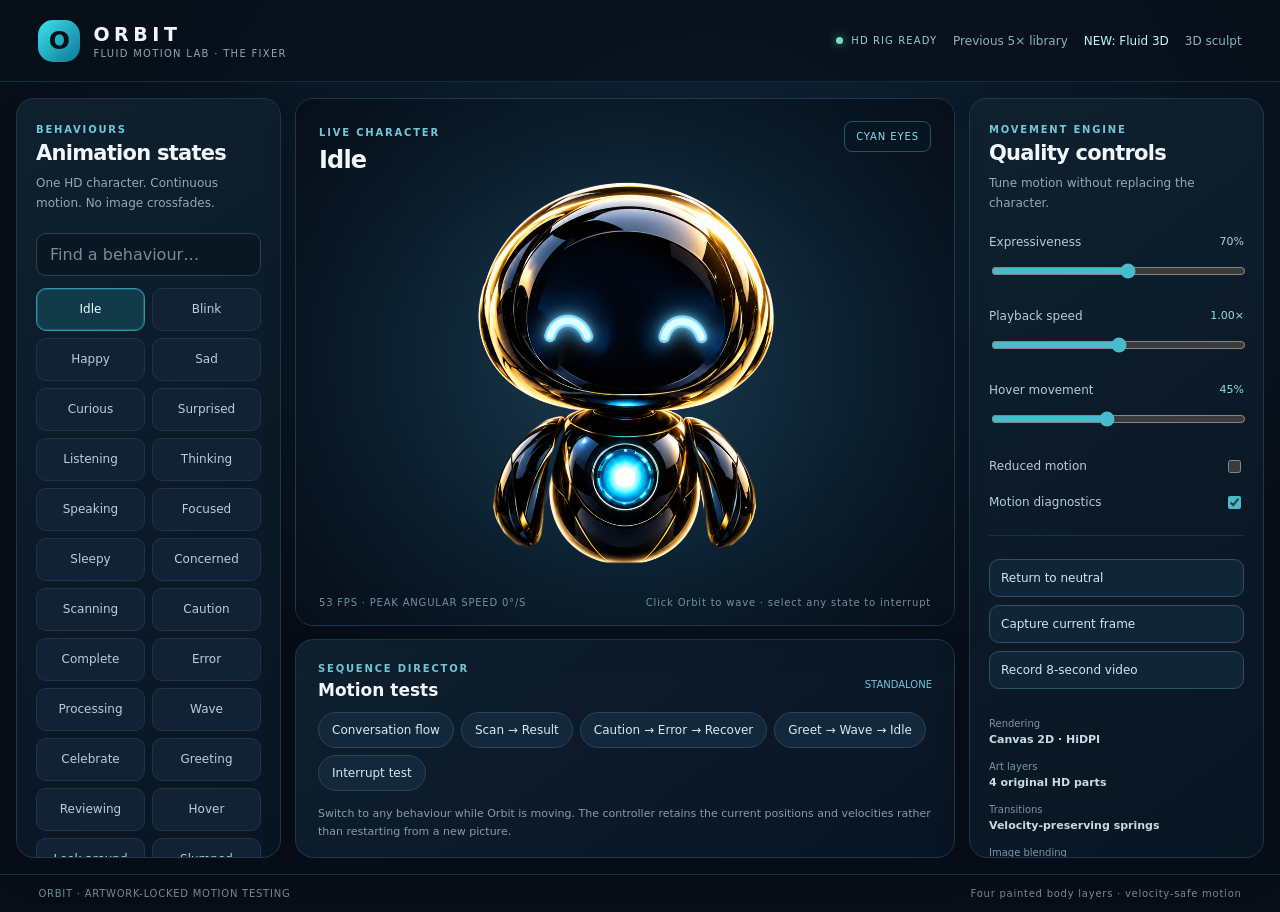
<file: orbit/fluid/index.html>
<!doctype html><html lang="en"><head><meta charset="utf-8"><meta name="viewport" content="width=device-width,initial-scale=1,viewport-fit=cover"><meta name="theme-color" content="#08111c"><title>Orbit — Fluid Motion Laboratory</title><link rel="stylesheet" href="style.css"><link rel="icon" href="assets/head.png"></head><body>
<div class="shell">
<header class="topbar"><div class="brand"><div class="brand-logo">O</div><div><strong>ORBIT</strong><small>FLUID MOTION LAB · THE FIXER</small></div></div><div class="top-right"><span class="status-chip"><i></i><span id="ready">LOADING RIG</span></span><a href="../5x/" class="subtle-link" title="Compare against old frame-interpolation library">Previous 5× library</a><a href="../fluid3d/" class="subtle-link" style="border-color:#68bccc;color:#bdf6ff">NEW: Fluid 3D</a><a href="../" class="subtle-link">3D sculpt</a></div></header>
<div class="layout">
  <aside class="sidebar panel"><div class="section-head"><span class="eyebrow">BEHAVIOURS</span><h2>Animation states</h2><p>One HD character. Continuous motion. No image crossfades.</p></div><div class="search-wrap"><input id="filter" placeholder="Find a behaviour…" aria-label="Filter behaviours"/></div><div class="behavior-grid" id="behaviors"></div></aside>
  <main class="center"><div class="stage panel" id="stage"><div class="stage-hud"><div><span class="eyebrow">LIVE CHARACTER</span><h1 id="active-title">Idle presence</h1></div><div class="tag" id="face-status">CYAN EYES</div></div><canvas id="orbit" aria-label="Animated Orbit character. Click to wave." role="img" tabindex="0"></canvas><div class="bottom-hud"><span id="performance">INITIALISING</span><span id="feedback">Full-resolution artwork · continuous rig</span></div></div>
  <div class="transport panel"><div class="section-top"><div><span class="eyebrow">SEQUENCE DIRECTOR</span><h3>Motion tests</h3></div><span id="sequence-status">STANDALONE</span></div><div class="sequence-list" id="sequences"><button type="button" data-seq="conversation">Conversation flow</button><button type="button" data-seq="inspection">Scan → Result</button><button type="button" data-seq="recovery">Caution → Error → Recover</button><button type="button" data-seq="greeting">Greet → Wave → Idle</button><button type="button" data-seq="interrupt">Interrupt test</button></div><p class="fine-print">Switch to any behaviour while Orbit is moving. The controller retains the current positions and velocities rather than restarting from a new picture.</p></div></main>
  <aside class="inspector panel"><div class="section-head"><span class="eyebrow">MOVEMENT ENGINE</span><h2>Quality controls</h2><p>Tune motion without replacing the character.</p></div><div class="slider-block"><div><label for="energy">Expressiveness</label><output for="energy" id="energy-out">70%</output></div><input type="range" id="energy" min="0" max="130" value="70"></div><div class="slider-block"><div><label for="speed">Playback speed</label><output for="speed" id="speed-out">1.00×</output></div><input type="range" id="speed" min="50" max="150" value="100"></div><div class="slider-block"><div><label for="float">Hover movement</label><output for="float" id="float-out">45%</output></div><input type="range" id="float" min="0" max="100" value="45"></div><div class="switch-row"><label for="reduced">Reduced motion</label><input id="reduced" type="checkbox"></div><div class="switch-row"><label for="details">Motion diagnostics</label><input id="details" type="checkbox" checked></div><div class="divider"></div><div class="action-stack"><button type="button" id="reset">Return to neutral</button><button type="button" id="capture">Capture current frame</button><button type="button" id="record">Record 8-second video</button></div><div class="data-table"><div><span>Rendering</span><strong>Canvas 2D · HiDPI</strong></div><div><span>Art layers</span><strong>4 original HD parts</strong></div><div><span>Transitions</span><strong>Velocity-preserving springs</strong></div><div><span>Image blending</span><strong>Never</strong></div><div><span>AI engine</span><strong>Not connected</strong></div></div><div class="help">This is a motion laboratory. The original sprite atlas is preserved for pose reference. No optical-flow frame morphing is used.</div></aside>
</div><footer><span>ORBIT · ARTWORK-LOCKED MOTION TESTING</span><span id="footer-status">Waiting for graphics</span></footer>
</div><script src="engine.js" defer></script></body></html>
</file>
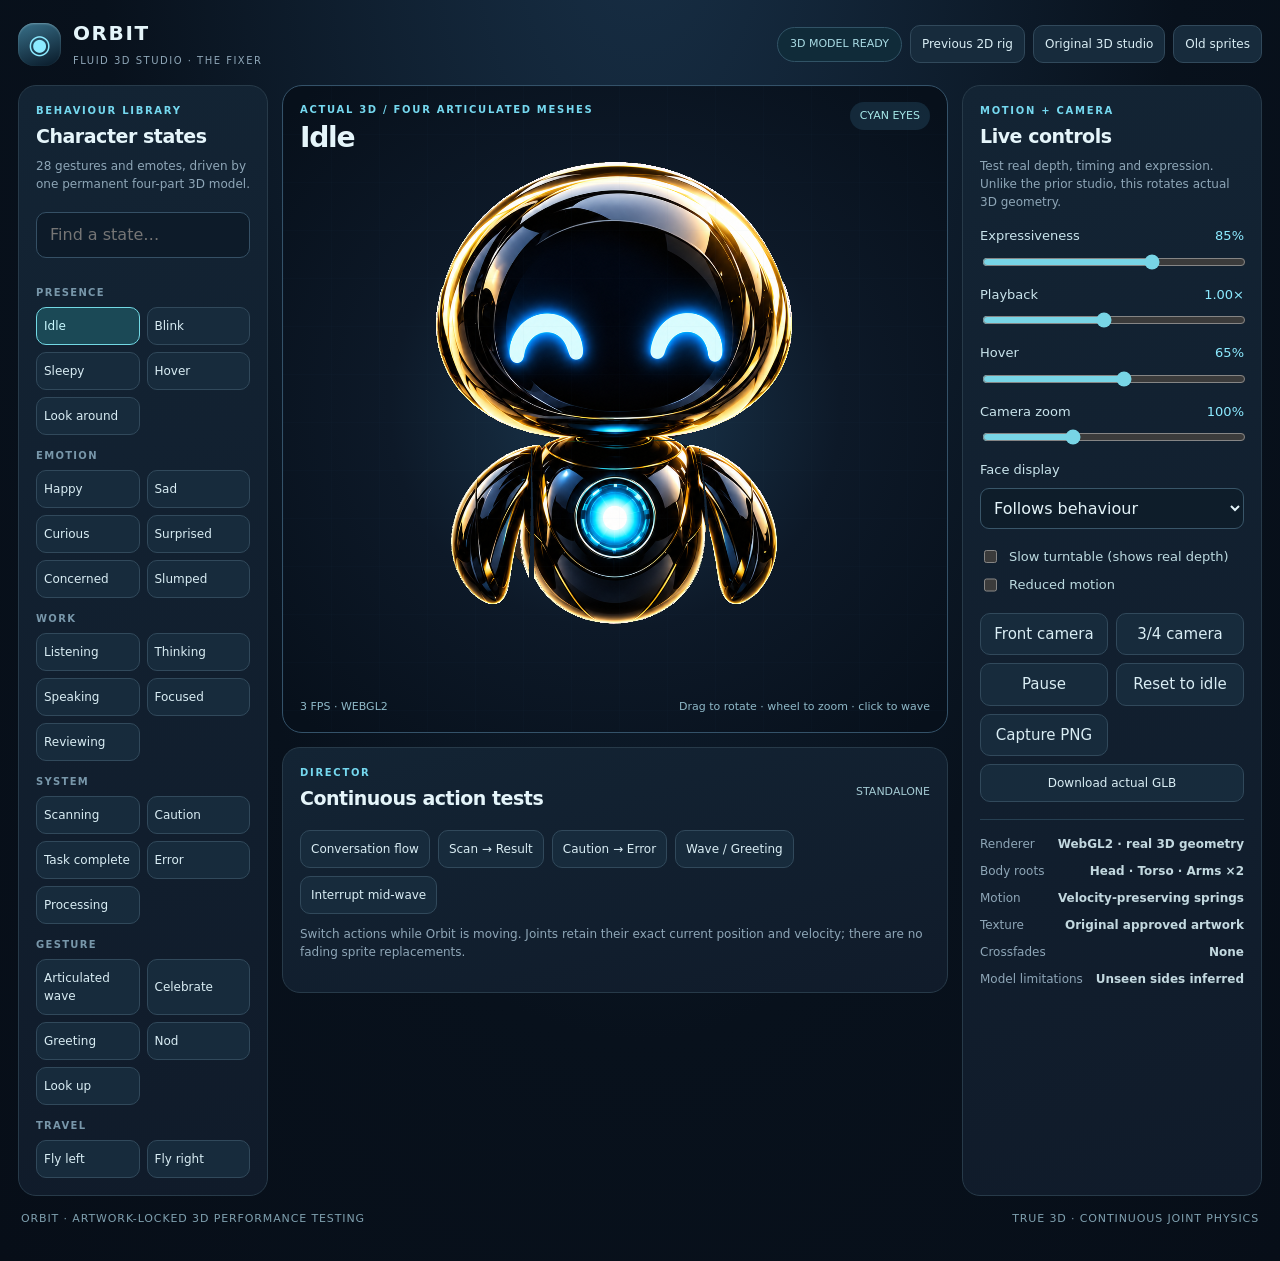
<file: orbit/fluid3d/index.html>
<!doctype html>
<html lang="en"><head>
<meta charset="utf-8"/><meta name="viewport" content="width=device-width,initial-scale=1,viewport-fit=cover"/>
<meta name="theme-color" content="#08121d"/>
<title>Orbit — Fluid 3D Motion Studio</title>
<link rel="stylesheet" href="style.css"/><link rel="manifest" href="manifest.webmanifest"/>
</head>
<body>
<div class="shell">
<header class="topbar"><div class="brand"><span class="brandmark">◉</span><div><strong>ORBIT</strong><small>FLUID 3D STUDIO · THE FIXER</small></div></div><nav class="header-links"><span class="chip" id="ready">INITIALISING WEBGL2</span><a href="../fluid/" class="nav-link">Previous 2D rig</a><a href="../" class="nav-link">Original 3D studio</a><a href="../5x/" class="nav-link">Old sprites</a></nav></header>
<div class="layout">
  <aside class="panel selector"><div class="eyebrow">BEHAVIOUR LIBRARY</div><h2>Character states</h2><p>28 gestures and emotes, driven by one permanent four-part 3D model.</p><input type="search" id="filter" placeholder="Find a state…" aria-label="Find a state"/><div id="behaviors"></div></aside>
  <main class="center">
    <section class="stage" id="stage"><div class="stage-header"><div><div class="eyebrow">ACTUAL 3D / FOUR ARTICULATED MESHES</div><h1 id="active">Idle presence</h1></div><span class="face-state" id="face-state">CYAN EYES</span></div>
      <canvas id="orbit" aria-label="Interactive Orbit 3D character. Drag to rotate; click to wave." tabindex="0"></canvas>
      <div id="webgl-error" class="error" hidden>WebGL2 unavailable. The approved artwork and downloadable model are included, but 3D animation requires a browser with WebGL2.</div>
      <div class="stage-footer"><span id="fps">— FPS</span><span>Drag to rotate · wheel to zoom · click to wave</span></div>
    </section>
    <section class="panel sequences"><div class="section-top"><div><div class="eyebrow">DIRECTOR</div><h2>Continuous action tests</h2></div><span id="sequence-status">STANDALONE</span></div><div id="sequences" class="sequence-list"><button data-chain="conversation">Conversation flow</button><button data-chain="scan_result">Scan → Result</button><button data-chain="warning">Caution → Error</button><button data-chain="greeting">Wave / Greeting</button><button data-chain="interrupt">Interrupt mid-wave</button></div><p>Switch actions while Orbit is moving. Joints retain their exact current position and velocity; there are no fading sprite replacements.</p></section>
  </main>
  <aside class="panel inspector"><div class="eyebrow">MOTION + CAMERA</div><h2>Live controls</h2><p>Test real depth, timing and expression. Unlike the prior studio, this rotates actual 3D geometry.</p>
  <div class="control"><label for="energy">Expressiveness <output id="energy-out">85%</output></label><input type="range" min="0" max="130" value="85" id="energy"/></div>
  <div class="control"><label for="speed">Playback <output id="speed-out">1.00×</output></label><input type="range" min="40" max="170" value="100" id="speed"/></div>
  <div class="control"><label for="hover">Hover <output id="hover-out">65%</output></label><input type="range" min="0" max="120" value="65" id="hover"/></div>
  <div class="control"><label for="zoom">Camera zoom <output id="zoom-out">100%</output></label><input type="range" min="65" max="170" value="100" id="zoom"/></div>
  <div class="control"><label for="screen">Face display</label><select id="screen"><option value="auto">Follows behaviour</option><option value="eyes">Original cyan eyes</option><option value="scan">Scanning</option><option value="caution">Yellow caution</option><option value="success">Green completion tick</option><option value="error">Red error indicator</option></select></div>
  <div class="toggles"><label><input type="checkbox" id="turntable"/> Slow turntable (shows real depth)</label><label><input type="checkbox" id="reduced"/> Reduced motion</label></div>
  <div class="buttons"><button id="front">Front camera</button><button id="threequarter">3/4 camera</button><button id="play">Pause</button><button id="reset">Reset to idle</button><button id="capture">Capture PNG</button><a href="assets/Orbit_FourPart_Reference3D.glb" download="Orbit_FourPart_Reference3D.glb">Download actual GLB</a></div>
  <div class="meta"><div><span>Renderer</span><b>WebGL2 · real 3D geometry</b></div><div><span>Body roots</span><b>Head · Torso · Arms ×2</b></div><div><span>Motion</span><b>Velocity-preserving springs</b></div><div><span>Texture</span><b>Original approved artwork</b></div><div><span>Crossfades</span><b>None</b></div><div><span>Model limitations</span><b>Unseen sides inferred</b></div></div>
  </aside>
</div>
<footer>ORBIT · ARTWORK-LOCKED 3D PERFORMANCE TESTING <span id="footer">3D engine initialising</span></footer>
</div>
<script type="module" src="app.mjs"></script>
</body></html>
</file>
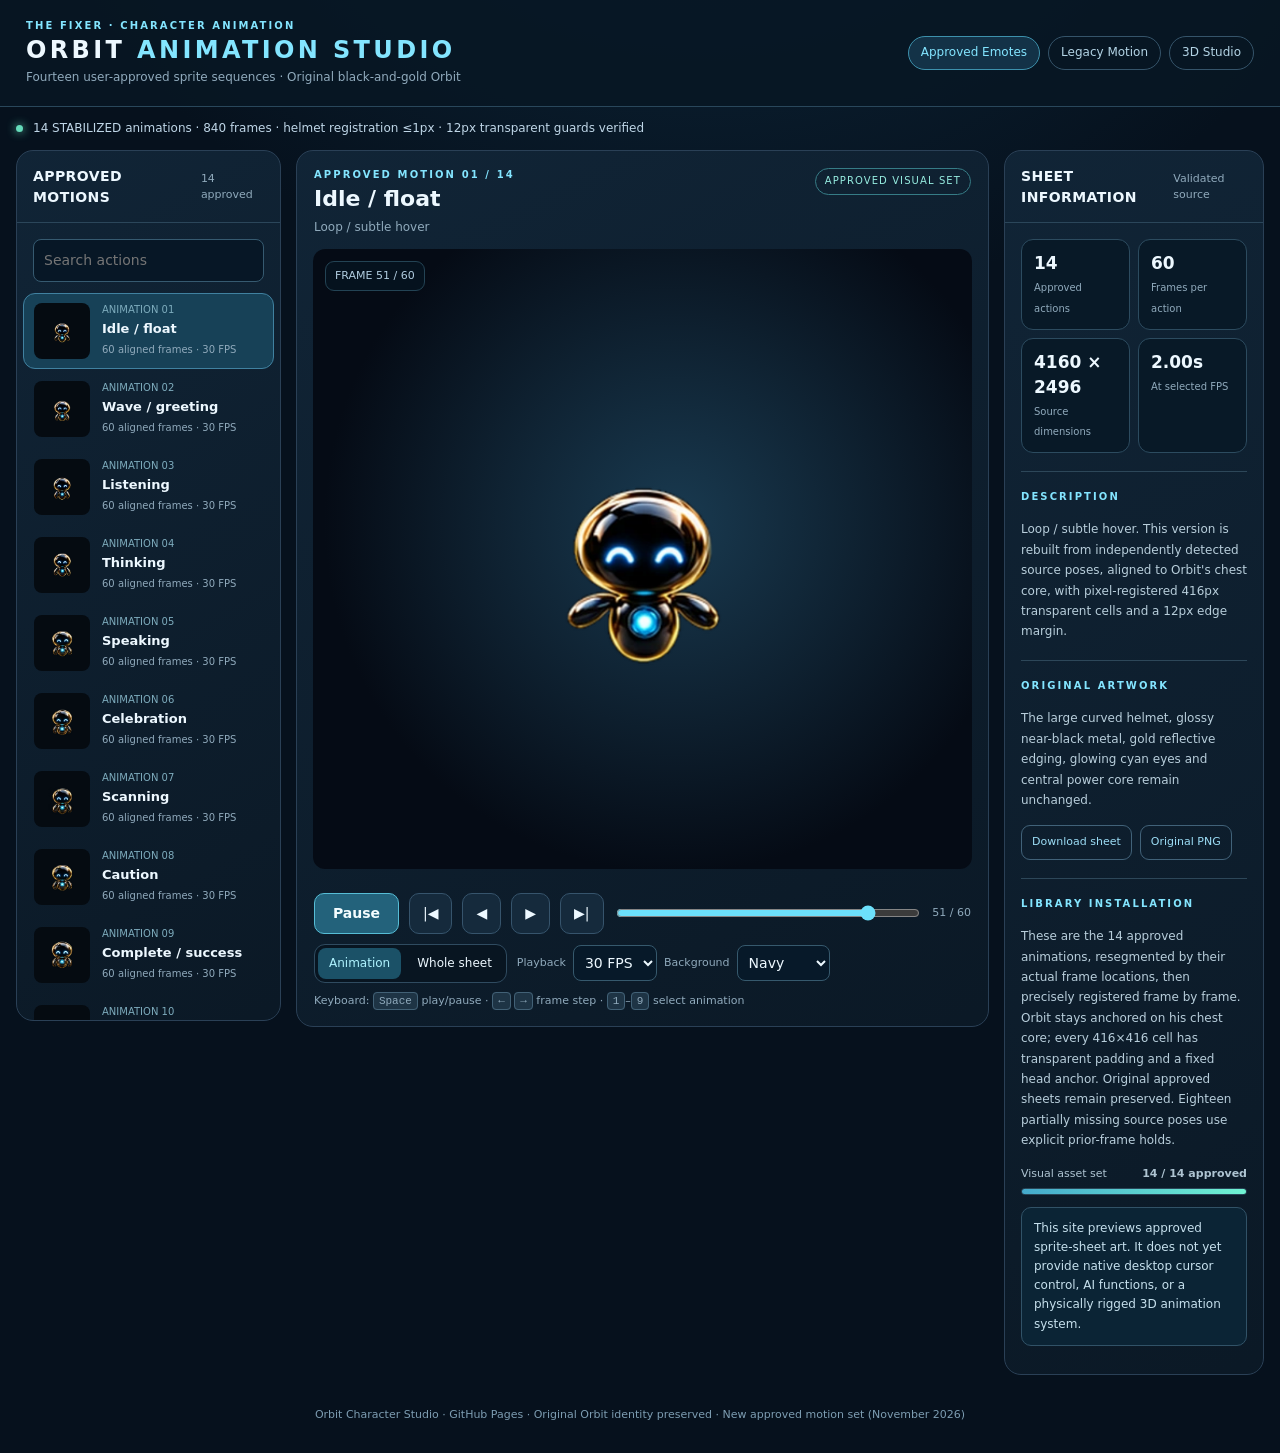
<file: orbit/sprite-studio-v4/index.html>
<!doctype html>
<html lang="en"><head>
<meta charset="utf-8"><meta name="viewport" content="width=device-width, initial-scale=1">
<meta name="theme-color" content="#081522">
<title>ORBIT — Approved Animation Studio</title>
<style>
:root{--bg:#06111d;--pane:#101e2c;--pane2:#132638;--edge:#2a4056;--cyan:#83e5ff;--muted:#90aabc;--gold:#efc27e;--white:#edf8ff;--glass:#071525ee}
*{box-sizing:border-box}body{margin:0;color:var(--white);background:radial-gradient(ellipse 78% 60% at 55% -20%,#16456480,transparent 70%),var(--bg);font:14px/1.47 -apple-system,BlinkMacSystemFont,Segoe UI,Inter,system-ui,sans-serif;min-height:100vh}
a{color:#9cddf6;text-decoration:none}a:hover{text-decoration:underline}button,select,input{font:inherit;color:inherit}button{cursor:pointer;border:1px solid #36546c;background:#152a3c;border-radius:10px;padding:9px 13px;transition:background .15s,border-color .15s}button:hover{background:#1d4056;border-color:#5ed8f2}button:disabled{opacity:.4;cursor:not-allowed}button:focus-visible,a:focus-visible,select:focus-visible,input:focus-visible{outline:2px solid var(--cyan);outline-offset:2px}
header{display:flex;align-items:center;justify-content:space-between;padding:19px 26px;background:#081724da;border-bottom:1px solid #29475b;gap:20px;flex-wrap:wrap}
.kicker{font-size:10px;letter-spacing:.21em;color:var(--cyan);text-transform:uppercase;font-weight:650}
h1{margin:3px 0 1px;font-size:24px;letter-spacing:.14em;font-weight:800;line-height:1.1}h1 span{color:var(--cyan)}
header .sub{color:var(--muted);font-size:12px;margin:6px 0 0}
.nav{display:flex;gap:8px;align-items:center;flex-wrap:wrap}
.nav a{border:1px solid #35546a;border-radius:999px;padding:7px 12px;color:#b3d4e5;font-size:12px}.nav a.current{color:var(--cyan);border-color:#3d91ac;background:#133247}
.topstatus{margin:13px auto 0;max-width:1630px;padding:0 16px;display:flex;align-items:center;gap:10px;color:#bfd6e7;font-size:12px}
.pulse{display:inline-block;width:7px;height:7px;border-radius:99px;background:#65dbba;box-shadow:0 0 10px #65dbba}.pulse.pending{background:#dfa75b;box-shadow:0 0 8px #dfa75b}.pulse.error{background:#ff6e83;box-shadow:0 0 8px #ff6e83}
.shell{display:grid;grid-template-columns:265px minmax(400px,1fr) 260px;gap:15px;margin:13px auto;max-width:1630px;padding:0 16px;align-items:start}
.panel{background:linear-gradient(150deg,#112537f7,#0b1926f9);border:1px solid var(--edge);border-radius:17px;overflow:hidden;min-width:0}
.titlebar{padding:15px 16px;border-bottom:1px solid #2b465a;display:flex;align-items:center;justify-content:space-between;gap:12px}
.titlebar strong{font-weight:720;letter-spacing:.03em}
.minor{color:var(--muted);font-size:11px}.pad{padding:16px}
.sidebar{max-height:calc(100vh - 165px);overflow:auto}
.sheetlist{padding:6px}
.sheetbtn{width:100%;display:flex;gap:12px;align-items:center;text-align:left;background:transparent;border:1px solid transparent;padding:9px 10px;margin:2px 0;border-radius:12px}
.sheetbtn:hover{background:#173247}.sheetbtn.selected{background:#174157;border-color:#4081a0}
.sheetbtn canvas{width:56px;height:56px;object-fit:contain;border-radius:8px;background:#050b11;flex:0 0 56px}
.sheetbtn .label{font-size:13px;font-weight:690;white-space:nowrap}.sheetbtn .desc{font-size:10px;color:var(--muted);margin-top:2px}.sheetbtn .n{font-size:10px;color:#7eacbd;display:block}
.search{width:100%;padding:10px;background:#071726;border:1px solid #365a70;border-radius:8px;margin-bottom:3px;color:#e8f9ff}
.center{min-width:0}
.headings{padding:17px 17px 12px;display:flex;justify-content:space-between;gap:12px;align-items:start;flex-wrap:wrap}
.headings h2{font-size:22px;margin:0 0 4px;font-weight:760}.headings p{margin:0;font-size:12px;color:var(--muted)}
.flag{font-size:10px;text-transform:uppercase;letter-spacing:.11em;border:1px solid #367c86;border-radius:99px;color:#96ece0;padding:5px 9px;white-space:nowrap}
.viewer{height:min(60vw,620px);min-height:350px;max-height:620px;position:relative;display:flex;align-items:center;justify-content:center;overflow:hidden;border-radius:12px;margin:0 16px}
.viewer.check{background-color:#0c1925;background-image:linear-gradient(45deg,#192a34 25%,transparent 25%),linear-gradient(-45deg,#192a34 25%,transparent 25%),linear-gradient(45deg,transparent 75%,#192a34 75%),linear-gradient(-45deg,transparent 75%,#192a34 75%);background-size:30px 30px;background-position:0 0,0 15px,15px -15px,-15px 0}
.viewer.black{background:#000}.viewer.light{background:#e9eef1}.viewer.navy{background:radial-gradient(circle at 55% 44%,#193a50,#050b15 70%)}
canvas#stage{width:100%;height:100%;display:block;object-fit:contain}
.frameinfo{position:absolute;top:12px;left:12px;background:#061521c8;border:1px solid #234354;border-radius:9px;padding:6px 9px;color:#b1cde0;font-size:11px;pointer-events:none}
.loader{position:absolute;top:50%;left:50%;transform:translate(-50%,-50%);padding:13px 18px;border:1px solid #4b6879;background:#071725ee;border-radius:10px;text-align:center;max-width:80%;font-size:13px}
.controlbox{padding:14px 17px 17px}
.bar{display:flex;align-items:center;gap:10px;flex-wrap:wrap;margin:10px 0}
.play{background:#23627b;border-color:#56bdd6;font-weight:760;color:#f4fdff;min-width:85px}
.controlbox input[type=range]{accent-color:#6ce0fb;min-width:100px;flex:1}
select{background:#071929;border:1px solid #36596d;border-radius:8px;padding:8px 7px}
.seg{display:flex;gap:5px;background:#081521;border:1px solid #2f4b60;padding:3px;border-radius:11px;align-items:center}.seg button{border:0;background:transparent;padding:7px 11px;border-radius:8px;font-size:12px}
.seg button.sel{background:#1b5167;color:#aff3ff}
.barsmall{display:flex;gap:7px;align-items:center;flex-wrap:wrap}.barsmall span{font-size:11px;color:var(--muted)}
.stats{display:grid;grid-template-columns:1fr 1fr;gap:8px}
.stat{background:#081927;border:1px solid #2c4b5f;padding:11px 12px;border-radius:12px}
.stat b{font-size:17px;display:block;font-variant-numeric:tabular-nums}.stat label{font-size:10px;color:var(--muted)}
.note{font-size:12px;color:#b8cedb;line-height:1.7;margin:15px 0}
.divider{border:none;border-top:1px solid #2d4759;margin:18px 0}
.links{display:flex;flex-wrap:wrap;gap:8px}.links a{display:inline-flex;align-items:center;border:1px solid #416279;padding:8px 10px;border-radius:9px;font-size:11px}
.progress-label{display:flex;justify-content:space-between;color:#aec4d2;font-size:11px;margin-bottom:6px}
.progress{height:7px;background:#081522;border:1px solid #294658;border-radius:99px;overflow:hidden}.progress div{width:100%;height:100%;background:linear-gradient(90deg,#45aacc,#70f3d2)}
.statusnote{font-size:12px;color:#c6e0ed;line-height:1.6;padding:11px 12px;border-radius:10px;background:#0b2435;border:1px solid #315267}
footer{text-align:center;color:#7d9db2;font-size:11px;padding:19px 14px 30px}
kbd{font-size:11px;padding:2px 5px;border-radius:4px;background:#1e3445;border:1px solid #426176}
@media(max-width:1160px){.shell{grid-template-columns:235px minmax(360px,1fr)}.right{grid-column:1/-1}.right .pad{display:grid;grid-template-columns:1fr 1fr;gap:14px}.right .pad>*{margin-top:0}.right .pad .divider{display:none}}
@media(max-width:740px){header{padding:14px 15px}h1{font-size:19px}.shell{grid-template-columns:1fr;gap:10px;padding:0 9px}.sidebar{max-height:260px}.right{grid-column:1}.right .pad{display:block}.viewer{height:390px;min-height:280px;margin:0 10px}.titlebar{padding:11px 12px}.controlbox{padding:12px}.headings h2{font-size:19px}.stats{grid-template-columns:repeat(2,1fr)}}
</style>
</head><body>
<header><div><div class="kicker">The Fixer · Character animation</div><h1>ORBIT <span>ANIMATION STUDIO</span></h1><p class="sub">Fourteen user-approved sprite sequences · Original black-and-gold Orbit</p></div><nav class="nav" aria-label="Orbit pages"><a class="current" href="./">Approved Emotes</a><a href="../5x/">Legacy Motion</a><a href="../">3D Studio</a></nav></header>
<div class="topstatus"><span class="pulse pending" id="pulse"></span><span id="status">Connecting to approved sprite library…</span></div>
<main class="shell">
<aside class="panel"><div class="titlebar"><strong>APPROVED MOTIONS</strong><span class="minor" id="count">14 actions</span></div><div class="pad" style="padding-bottom:0"><input id="search" class="search" placeholder="Search actions" aria-label="Search approved motions"></div><div class="sheetlist sidebar" id="list"></div></aside>
<section class="panel center">
<div class="headings"><div><div class="kicker" id="category">Original orbit · motion 01 / 14</div><h2 id="name">Idle / Float</h2><p id="subtitle">Ready to review</p></div><span class="flag">Approved visual set</span></div>
<div id="viewer" class="viewer navy"><canvas id="stage" width="1100" height="900" aria-label="Orbit approved sprite playback"></canvas><div class="frameinfo" id="frameinfo">Frame 01 of 60</div><div id="loader" class="loader">Loading approved artwork…</div></div>
<div class="controlbox">
<div class="bar"><button class="play" id="play" title="Play/pause animation">Pause</button><button id="first" title="First frame">|◀</button><button id="prev" title="Previous frame">◀</button><button id="next" title="Next frame">▶</button><button id="last" title="Last frame">▶|</button><input id="seek" type="range" min="0" max="59" value="0" aria-label="Frame position"><span class="minor" id="time">00 / 60</span></div>
<div class="bar"><div class="seg"><button data-mode="motion" class="sel">Animation</button><button data-mode="sheet">Whole sheet</button></div><div class="barsmall"><span>Playback</span><select id="fps" aria-label="Playback frame rate"><option value="30">30 FPS</option><option value="24">24 FPS</option><option value="15">15 FPS</option><option value="8">8 FPS</option></select><span>Background</span><select id="background" aria-label="Viewer background"><option value="navy">Navy</option><option value="black">Black</option><option value="check">Checker</option><option value="light">White</option></select></div></div>
<div class="minor">Keyboard: <kbd>Space</kbd> play/pause · <kbd>←</kbd> <kbd>→</kbd> frame step · <kbd>1</kbd>–<kbd>9</kbd> select animation</div>
</div>
</section>
<aside class="panel right"><div class="titlebar"><strong>SHEET INFORMATION</strong><span class="minor">Validated source</span></div><div class="pad">
<div class="stats"><div class="stat"><b>14</b><label>Approved actions</label></div><div class="stat"><b id="frameCount">60</b><label>Frames per action</label></div><div class="stat"><b id="dimensions">—</b><label>Source dimensions</label></div><div class="stat"><b id="duration">2.00s</b><label>At selected FPS</label></div></div>
<hr class="divider"><div class="kicker">Description</div><p class="note" id="description">Orbit's approved animation strip, played in original frame order.</p>
<hr class="divider"><div class="kicker">Original artwork</div><p class="note">The large curved helmet, glossy near-black metal, gold reflective edging, glowing cyan eyes and central power core remain unchanged.</p>
<div class="links"><a id="downloadWebp" href="#" download>Download sheet</a><a id="downloadPng" href="#" download>Original PNG</a></div>
<hr class="divider"><div class="kicker">Library installation</div><p class="note">These are the 14 approved animations, resegmented by their actual frame locations, then precisely registered frame by frame. Orbit stays anchored on his chest core; every 416×416 cell has transparent padding and a fixed head anchor. Original approved sheets remain preserved. Eighteen partially missing source poses use explicit prior-frame holds.</p>
<div class="progress-label"><span>Visual asset set</span><strong>14 / 14 approved</strong></div><div class="progress"><div></div></div>
<p class="statusnote">This site previews approved sprite-sheet art. It does not yet provide native desktop cursor control, AI functions, or a physically rigged 3D animation system.</p>
</div></aside>
</main>
<footer>Orbit Character Studio · GitHub Pages · Original Orbit identity preserved · New approved motion set (November 2026)</footer>
<script>
(() => {
"use strict";
const $=(s)=>document.querySelector(s), host=$("#viewer"),stage=$("#stage"),g=stage.getContext("2d");
const sourceFallback=[
["idle","Idle / float","Loop / subtle hover"],["wave","Wave / greeting","Greeting gesture"],
["listening","Listening","Attentive posture"],["thinking","Thinking","Contemplation and face symbols"],
["speaking","Speaking","Expressive conversational gestures"],["celebration","Celebration","Arms raised / celebratory reaction"],
["scanning","Scanning","Integrated facial scan"],["caution","Caution","Warning symbol and reaction"],
["complete","Complete / success","Face-display completion tick"],["error","Error / recovery","Error indication and recovery"],
["sleep","Sleep","Sleep/rest cycle"],["wake","Wake","Wake from standby"],
["review","Review / inspection","Check/inspect outcome"],["idle-return","Return to idle","Settle to original pose"]];
let actions=[],selected=null,selectedIndex=0,image=null,images=new Map(),thumbs=new Map(),frame=0,playing=true,mode="motion",fps=30,lastFrameTime=null,ready=false;
const assign=(id,val)=>$(id).textContent=val;
function setStatus(text,type){$("#status").textContent=text;$("#pulse").className="pulse"+(type==="ok"?"":type==="error"?" error":" pending")}
function busy(text){$("#loader").textContent=text;$("#loader").style.display="block"}
function unbusy(){$("#loader").style.display="none"}
function cell(img,n,columns,rows) {
 const col=n%columns,row=Math.floor(n/columns);
 const x0=Math.round(col*img.naturalWidth/columns),y0=Math.round(row*img.naturalHeight/rows);
 const x1=Math.round((col+1)*img.naturalWidth/columns),y1=Math.round((row+1)*img.naturalHeight/rows);
 return [x0,y0,x1-x0,y1-y0];
}
function thumb(canvas,img,index=0){
 const c=canvas.getContext("2d"); c.clearRect(0,0,canvas.width,canvas.height);
 if(!img||!img.naturalWidth)return;
 const compact=img.naturalWidth<=256&&img.naturalHeight<=256;
 const [sx,sy,sw,sh]=compact?[0,0,img.naturalWidth,img.naturalHeight]:cell(img,index,10,6);
 const scale=Math.min(canvas.width*.87/sw,canvas.height*.87/sh);
 c.imageSmoothingEnabled=true;c.imageSmoothingQuality="high";
 c.drawImage(img,sx,sy,sw,sh,(canvas.width-sw*scale)/2,(canvas.height-sh*scale)/2,sw*scale,sh*scale);
}
function cardList(){
 const filter=$("#search").value.trim().toLowerCase(),list=$("#list");list.replaceChildren();
 actions.forEach((a,i)=>{
  if(!(a.name+" "+a.description).toLowerCase().includes(filter))return;
  const b=document.createElement("button");b.className="sheetbtn"+(i===selectedIndex?" selected":"");b.type="button";
  const canvas=document.createElement("canvas");canvas.width=88;canvas.height=88;
  const meta=document.createElement("span");
  const n=document.createElement("span");n.className="n";n.textContent="ANIMATION "+String(i+1).padStart(2,"0");
  const title=document.createElement("span");title.className="label";title.textContent=a.name;
  const description=document.createElement("span");description.className="desc";description.textContent=(a.frames||60)+" aligned frames · 30 FPS";
  meta.append(n,title,document.createElement("br"),description);b.append(canvas,meta);
  b.onclick=()=>select(i);list.append(b);
  const img=thumbs.get(a.id);
  if(img){thumb(canvas,img);return}
  const e=new Image();e.decoding="async";e.src=a.thumb||a.url;
  e.onload=()=>{thumbs.set(a.id,e);thumb(canvas,e)};
  e.onerror=()=>{canvas.title="Sheet unavailable"};
 });
}
function select(i){
 selectedIndex=i;selected=actions[i];if(!selected)return;
 frame=0;lastFrameTime=null;playing=true;$("#play").textContent="Pause";$("#category").textContent="Approved motion "+String(i+1).padStart(2,"0")+" / 14";
 assign("#name",selected.name);assign("#subtitle",selected.description);
 assign("#description",selected.description+". This version is rebuilt from independently detected source poses, aligned to Orbit's chest core, with pixel-registered 416px transparent cells and a 12px edge margin."+(selected.sourceHeldFrames?" The source was missing "+selected.sourceHeldFrames+" right-edge pose(s); these are documented held frames rather than broken crops.":""));
 assign("#frameCount",selected.frames||60);assign("#dimensions",selected.width+" × "+selected.height);
 $("#seek").max=(selected.frames||60)-1;$("#seek").value=0;
 $("#downloadWebp").href=selected.url;$("#downloadWebp").download=selected.id+".webp";
 $("#downloadPng").href=selected.original;$("#downloadPng").download=selected.id+".png";
 cardList();
 const img=images.get(selected.id);
 if(img?.naturalWidth){image=img;unbusy();draw();return}
 image=null;busy("Loading "+selected.name+"…");
 const newImg=new Image();newImg.decoding="async";newImg.src=selected.url;
 newImg.onload=()=>{if(selected?.id!==actions[i].id)return;
   images.clear();images.set(selected.id,newImg);image=newImg;unbusy();draw()};
 newImg.onerror=()=>{if(selected?.id!==actions[i].id)return;busy("Could not load approved sprite sheet. Check GitHub asset deployment.");setStatus("Image missing: "+selected.url,"error")};
}
function draw(){
 g.clearRect(0,0,stage.width,stage.height);
 if(!image||!image.naturalWidth)return;
 const iw=stage.width,ih=stage.height;
 if(mode==="sheet"){
  const scale=Math.min(iw*.94/image.naturalWidth,ih*.91/image.naturalHeight);
  g.drawImage(image,(iw-image.naturalWidth*scale)/2,(ih-image.naturalHeight*scale)/2,image.naturalWidth*scale,image.naturalHeight*scale);
 }else{
  const [sx,sy,sw,sh]=cell(image,Math.min((selected?.frames||60)-1,Math.floor(frame)),selected?.columns||10,selected?.rows||6);
  g.imageSmoothingEnabled=true;g.imageSmoothingQuality="high";
  const scale=Math.min(iw*.78/sw,ih*.83/sh);
  const dw=sw*scale,dh=sh*scale;
  g.drawImage(image,sx,sy,sw,sh,(iw-dw)/2,(ih-dh)/2,dw,dh);
 }
 $("#seek").value=Math.floor(frame);
 assign("#frameinfo","FRAME "+String(Math.floor(frame)+1).padStart(2,"0")+" / "+(selected?.frames||60));
 assign("#time",String(Math.floor(frame)+1).padStart(2,"0")+" / "+String(selected?.frames||60));
 assign("#duration",((selected?.frames||60)/fps).toFixed(2)+"s");
}
function loop(now){
 if(lastFrameTime===null)lastFrameTime=now;
 const elapsed=Math.min(80,now-lastFrameTime);
 lastFrameTime=now;
 if(playing&&mode==="motion"&&image){
  frame+=(elapsed*fps/1000);
  const count=selected?.frames||60;
  if(frame>=count){if(selected?.loop){frame%=count}else{frame=count-1;playing=false;$("#play").textContent="Play again"}}
 }
 draw();requestAnimationFrame(loop);
}
function setPlay(v){playing=v;if(mode!=="motion")mode="motion";updateTabs();if(playing&&frame>=(selected?.frames||60)-1)frame=0;$("#play").textContent=v?"Pause":"Play";lastFrameTime=null}
function step(n){setPlay(false);frame=Math.min((selected?.frames||60)-1,Math.max(0,Math.floor(frame)+n));draw()}
function updateTabs(){document.querySelectorAll("[data-mode]").forEach(b=>b.classList.toggle("sel",b.dataset.mode===mode));}
$("#play").onclick=()=>setPlay(!playing);
$("#prev").onclick=()=>step(-1);$("#next").onclick=()=>step(1);
$("#first").onclick=()=>{setPlay(false);frame=0;draw()};
$("#last").onclick=()=>{setPlay(false);frame=(selected?.frames||60)-1;draw()};
$("#seek").oninput=e=>{setPlay(false);frame=+e.target.value;draw()};
$("#search").oninput=cardList;
$("#fps").onchange=e=>{fps=Number(e.target.value);draw()};
$("#background").onchange=e=>{host.className="viewer "+e.target.value};
document.querySelectorAll("[data-mode]").forEach(b=>b.onclick=()=>{mode=b.dataset.mode;playing=mode==="motion";$("#play").textContent=playing?"Pause":"Play";updateTabs();draw()});
window.addEventListener("keydown",e=>{
 if(["INPUT","TEXTAREA","SELECT"].includes(document.activeElement?.tagName))return;
 if(e.code==="Space"){e.preventDefault();setPlay(!playing)}
 if(e.code==="ArrowLeft"){e.preventDefault();step(-1)}
 if(e.code==="ArrowRight"){e.preventDefault();step(1)}
 if(/^[1-9]$/.test(e.key)&&actions.length>=+e.key)select(+e.key-1);
});
async function boot(){
 try{
 const r=await fetch("./manifest-approved-stabilized.json?assets=stabilized-v3",{cache:"no-store"});
 if(!r.ok)throw new Error("The verified asset import has not completed (HTTP "+r.status+").");
 const m=await r.json();
 if(m.version!=="3.0.0" || m.count!==14 || !Array.isArray(m.actions)||m.actions.length!==14)throw new Error("Wrong aligned manifest version or count.");
 const expected=sourceFallback.map(x=>x[0]);
 for(let i=0;i<14;i++){
   if(m.actions[i].id!==expected[i]||m.actions[i].frames!==60||m.actions[i].frameWidth!==416||m.actions[i].frameHeight!==416)throw new Error("Mismatched aligned action "+(i+1));
 }
 actions=m.actions;ready=true;
 setStatus("14 STABILIZED animations · 840 frames · helmet registration ≤1px · 12px transparent guards verified","ok");
 assign("#count","14 approved");select(0);requestAnimationFrame(loop);
 }catch(e){setStatus("Import pending or failed: "+e.message,"error");busy("Approved assets not installed yet. "+e.message);console.error(e)}
}
boot();
})();
</script></body></html>
</file>
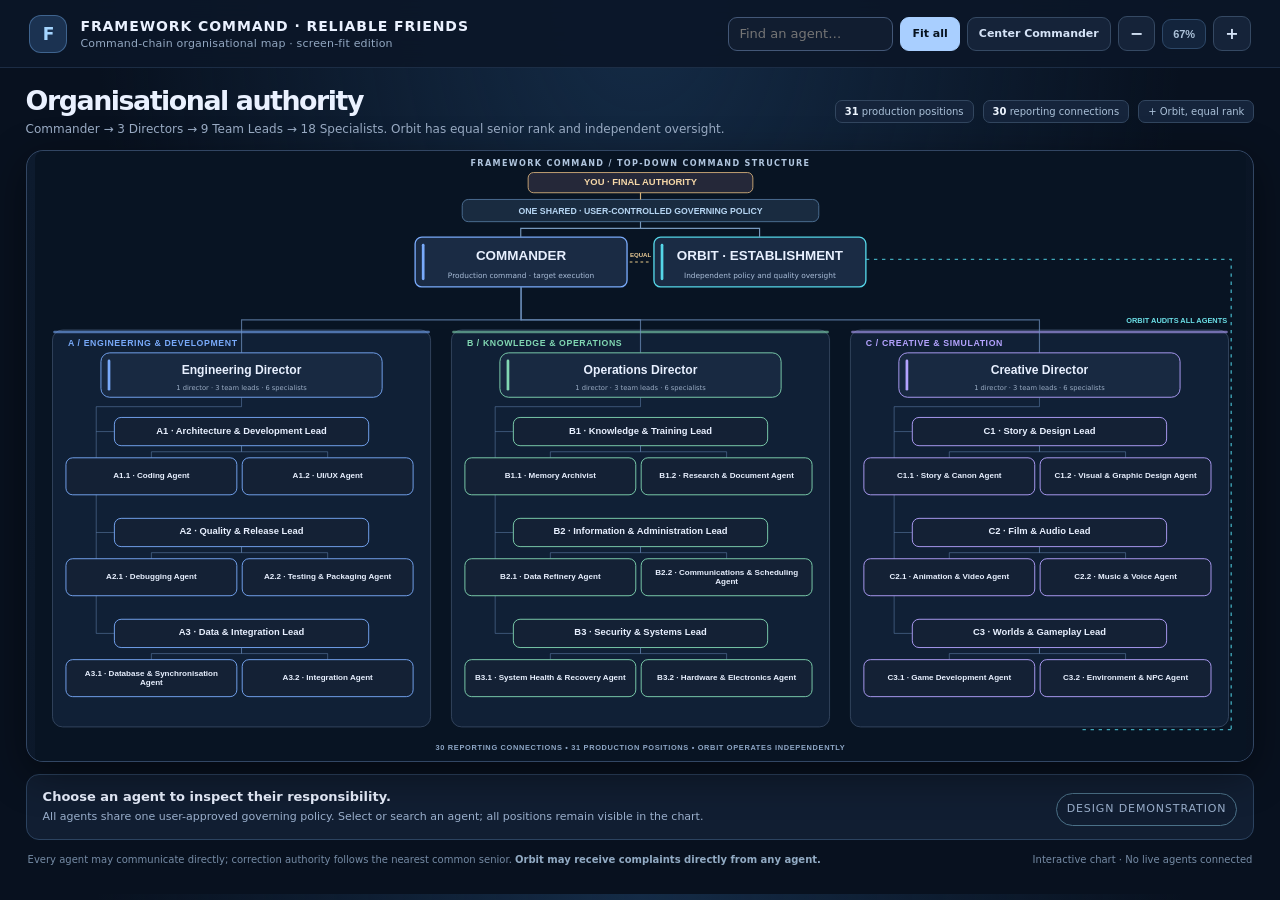
<file: framework-command/org-chart-screen-fit.html>
<!DOCTYPE html>
<html lang="en"><head><meta charset="utf-8"><meta name="viewport" content="width=device-width,initial-scale=1">
<title>Reliable Friends — Screen-Fit Command Chain</title><meta name="theme-color" content="#08111f">
<style>
:root{--bg:#08111f;--glass:#0b182a;--line:#23334b;--muted:#92a7c1;--text:#eaf1ff;--blue:#8bbafa}
*{box-sizing:border-box}body{margin:0;background:radial-gradient(ellipse at 50% 0%,#142b46,transparent 60%),#08111f;color:var(--text);font:13px system-ui,'Segoe UI',sans-serif}button,input{font:inherit}button{cursor:pointer}button:focus-visible,input:focus-visible{outline:2px solid #9ed9ff;outline-offset:3px}
header{min-height:68px;padding:13px clamp(16px,2.3vw,39px);display:flex;align-items:center;justify-content:space-between;gap:16px;flex-wrap:wrap;border-bottom:1px solid #38517266;background:#0c1728e8;backdrop-filter:blur(15px);position:relative;z-index:2}
.brand{display:flex;align-items:center;gap:13px;min-width:0}.brand-mark{width:38px;height:38px;display:grid;place-items:center;border-radius:12px;border:1px solid #679bd47a;background:#1b3251;color:#a5d5ff;font-weight:800;font-size:17px}.title{font-weight:800;letter-spacing:.065em;font-size:14px}.subtitle{font-size:11px;color:var(--muted);margin-top:3px;letter-spacing:.015em}
.toolbar{display:flex;align-items:center;gap:7px;flex-wrap:wrap}.tool{min-height:34px;padding:7px 11px;border-radius:9px;border:1px solid #354963;background:#152339;color:#d5e3f7;font-weight:650;font-size:11px}.tool:hover{border-color:#659bd4;background:#1d3453}.tool.primary{color:#07131f;background:#a9cfff;border-color:#a9cfff}.tool.icon{font-size:16px;min-width:34px}.tool.active{background:#223d5f;border-color:#72b7fa}.counter{color:#acc2d9;background:#13243c;border:1px solid #2d4868;padding:8px 10px;border-radius:9px;font:600 11px 'Segoe UI',sans-serif}
main{max-width:1900px;margin:auto;padding:17px clamp(12px,2vw,34px) 15px}.overview{display:flex;justify-content:space-between;align-items:center;gap:18px;flex-wrap:wrap;margin-bottom:12px}.overview h1{font-size:clamp(20px,2.1vw,29px);letter-spacing:-.055em;margin:0 0 4px}.overview p{color:#9caec7;font-size:12px;line-height:1.5;margin:0}.legend{display:flex;gap:9px;align-items:center;flex-wrap:wrap}.legend span{font-size:10px;color:#aac0d8;padding:5px 9px;background:#15243b;border:1px solid #32465f;border-radius:7px}.legend b{font-weight:800;color:#edf5ff}
.stage{width:100%;height:min(68vh,770px);min-height:490px;border:1px solid #324663;border-radius:17px;background:radial-gradient(circle at 50% 15%,#14304f55,transparent 44%),linear-gradient(135deg,#0d1b2e,#091322);position:relative;overflow:auto;scrollbar-color:#45668f #101b2d;box-shadow:0 12px 42px #0007}
.canvas-wrap{position:relative;width:max-content;min-width:100%;min-height:100%;display:flex;align-items:flex-start;justify-content:center}.chart{display:block;flex-shrink:0;overflow:visible;user-select:none}.chart .connector{fill:none;stroke:#7296c5;stroke-width:1.7;opacity:.68}.chart .connector.branch{stroke-width:1.25;opacity:.53}.chart .oversight-line{fill:none;stroke:#51d4e6;stroke-width:2;stroke-dasharray:5 7;opacity:.76}.chart .label-small{font-weight:700;font-size:12px;letter-spacing:.7px}.chart .node{cursor:pointer}.chart .node rect{transition:stroke .15s,filter .15s,fill .15s}.chart .node:hover rect,.chart .node:focus rect{stroke:#fff;stroke-width:2.5;filter:drop-shadow(0 0 8px #8abafc88)}.chart .node.selected rect{stroke:#f5d38d;stroke-width:2.8;filter:drop-shadow(0 0 7px #b78c4677)}.chart .node.dim{opacity:.22}.chart text{pointer-events:none}.chart .node{outline:none}.chart .node:focus-visible rect{stroke:#fff;stroke-width:3}
#agentDetails{margin-top:12px;display:flex;align-items:center;gap:16px;justify-content:space-between;flex-wrap:wrap;padding:13px 16px;border-radius:13px;background:#111e32;border:1px solid #2c4360;min-height:65px}#agentDetails strong{font-size:13px;display:block}#agentDetails span{font-size:11px;color:#9bb0cd;display:block;margin-top:5px;line-height:1.5}.status{font-size:10px;padding:7px 10px;border:1px solid #4b7188;border-radius:40px;color:#9bd4ef;letter-spacing:.08em}
.search{border:1px solid #435777;border-radius:9px;min-height:34px;width:165px;padding:7px 10px;background:#111d30;color:#eff7ff;outline:none}.search:focus{border-color:#7cbcf3}.flowlink{display:inline-flex;align-items:center;gap:7px;color:#b1d1fa;cursor:pointer;text-decoration:none;font-size:11px}.flowlink:hover{text-decoration:underline}.footer{padding:14px 2px;display:flex;justify-content:space-between;flex-wrap:wrap;gap:8px;font-size:10px;color:#758ba5}.footer strong{color:#92abc4}
/* hide surplus surrounding chrome when chart is embedded inside Reliable Friends */
body.embed header{display:none}body.embed main{padding:10px}body.embed .overview{margin-bottom:8px}body.embed .overview h1{font-size:21px}body.embed .stage{height:min(74vh,735px);min-height:430px}body.embed .footer{display:none}
@media(max-width:650px){header{padding:10px}.title{font-size:12px}.toolbar{gap:4px}.tool{padding:5px 8px;font-size:10px}.counter{padding:6px}.search{width:125px}.overview h1{font-size:21px}.overview .legend{display:none}.stage{height:min(66vh,650px);min-height:420px}body.embed .stage{height:65vh;min-height:420px}#agentDetails{align-items:flex-start}}
</style></head><body>
<header><div class="brand"><span class="brand-mark">F</span><div><div class="title">FRAMEWORK COMMAND · RELIABLE FRIENDS</div><div class="subtitle">Command-chain organisational map · screen-fit edition</div></div></div>
<div class="toolbar"><input class="search" type="search" id="search" placeholder="Find an agent…" aria-label="Find an agent"><button class="tool primary" id="fit">Fit all</button><button class="tool" id="center">Center Commander</button><button class="tool icon" id="minus" aria-label="Zoom out">−</button><span class="counter" id="zoomText">100%</span><button class="tool icon" id="plus" aria-label="Zoom in">+</button></div></header>
<main><div class="overview"><div><h1>Organisational authority</h1><p>Commander → 3 Directors → 9 Team Leads → 18 Specialists. Orbit has equal senior rank and independent oversight.</p></div><div class="legend"><span><b>31</b> production positions</span><span><b>30</b> reporting connections</span><span>+ Orbit, equal rank</span></div></div>
<div class="stage" id="viewport"><div class="canvas-wrap" id="wrap"><svg class="chart" id="chart" viewBox="0 0 1800 920" xmlns="http://www.w3.org/2000/svg" role="img" aria-label="Top-down production organisation with Commander at the top, three Directors, nine Team Leads and eighteen Specialist agents, with Orbit as an equal-rank oversight officer"></svg></div></div>
<div id="agentDetails" aria-live="polite"><div><strong>Choose an agent to inspect their responsibility.</strong><span>All agents share one user-approved governing policy. Select or search an agent; all positions remain visible in the chart.</span></div><span class="status">DESIGN DEMONSTRATION</span></div>
<div class="footer"><span>Every agent may communicate directly; correction authority follows the nearest common senior. <strong>Orbit may receive complaints directly from any agent.</strong></span><span>Interactive chart · No live agents connected</span></div>
</main><script>
const ORG=[{"id":"A","label":"ENGINEERING & DEVELOPMENT","director":"Engineering Director","color":"#79aafa","leads":[["Architecture & Development Lead",["Coding Agent","UI/UX Agent"]],["Quality & Release Lead",["Debugging Agent","Testing & Packaging Agent"]],["Data & Integration Lead",["Database & Synchronisation Agent","Integration Agent"]]]},{"id":"B","label":"KNOWLEDGE & OPERATIONS","director":"Operations Director","color":"#82d8b3","leads":[["Knowledge & Training Lead",["Memory Archivist","Research & Document Agent"]],["Information & Administration Lead",["Data Refinery Agent","Communications & Scheduling Agent"]],["Security & Systems Lead",["System Health & Recovery Agent","Hardware & Electronics Agent"]]]},{"id":"C","label":"CREATIVE & SIMULATION","director":"Creative Director","color":"#b4a3ff","leads":[["Story & Design Lead",["Story & Canon Agent","Visual & Graphic Design Agent"]],["Film & Audio Lead",["Animation & Video Agent","Music & Voice Agent"]],["Worlds & Gameplay Lead",["Game Development Agent","Environment & NPC Agent"]]]}];
(function(){
'use strict';
if(new URLSearchParams(location.search).has('embed'))document.body.classList.add('embed');
const NS='http://www.w3.org/2000/svg';
const svg=document.getElementById('chart'),stage=document.getElementById('viewport'),wrap=document.getElementById('wrap'),details=document.getElementById('agentDetails'),search=document.getElementById('search');
const get=(id)=>document.getElementById(id);let scale=1,chosen=null;const map=new Map();
const el=(name,atts={},text)=>{const e=document.createElementNS(NS,name);Object.entries(atts).forEach(([k,v])=>e.setAttribute(k,v));if(text!==undefined)e.textContent=text;return e};
const add=(parent,child)=>{parent.appendChild(child);return child};
const line=(x1,y1,x2,y2,kind='connector')=>add(svg,el('path',{d:`M${x1} ${y1} L${x1} ${(y1+y2)/2} L${x2} ${(y1+y2)/2} L${x2} ${y2}`,class:kind}));
const connector=(from,to,kind)=>{const y1=from.y+from.h,y2=to.y;line(from.x+from.w/2,y1,to.x+to.w/2,y2,kind)};
const label=(x,y,str,attrs={})=>add(svg,el('text',{x,y,fill:'#e9f2ff','font-family':'Segoe UI, Arial, sans-serif','font-size':12,...attrs},str));
const wrapping=(parent,x,y,text,maxWidth,size=12,lineHeight=15)=>{
 const words=text.split(' '),lines=[];let line='';const approx=t=>t.length*size*.52;
 for(const w of words){const draft=line?line+' '+w:w;if(line&&approx(draft)>maxWidth){lines.push(line);line=w}else line=draft}if(line)lines.push(line);
 const visible=lines.slice(0,3);for(let i=0;i<visible.length;i++)add(parent,el('text',{x,y:y+(i-(visible.length-1)/2)*lineHeight,fill:'#e8f0ff','font-family':'Segoe UI,Arial,sans-serif','font-weight':'600','font-size':size,'text-anchor':'middle'},visible[i]));
};
function box(id,name,desc,rect,color,type){
 const {x,y,w,h}=rect;let node=add(svg,el('g',{class:'node',tabindex:'0',role:'button','aria-label':name,'data-key':id}));
 add(node,el('rect',{x,y,width:w,height:h,rx:type==='director'?13:10,fill:type==='officer'?'#1a2b44':type==='director'?'#182941':'#142135',stroke:color,'stroke-width':type==='officer'?2:1.35}));
 if(type==='director'||type==='officer')add(node,el('rect',{x:x+10,y:y+10,width:4,height:h-20,rx:2,fill:color}));
 if(type==='officer'){wrapping(node,x+w/2,y+h*.46,name,w-35,20,20);add(node,el('text',{x:x+w/2,y:y+h-13,'font-size':11,fill:'#a9bdd8','text-anchor':'middle'},desc))}
 else if(type==='director'){wrapping(node,x+w/2,y+h*.47,name,w-25,18,18);add(node,el('text',{x:x+w/2,y:y+h-11,'font-size':10,fill:'#9badc5','text-anchor':'middle'},'1 director · 3 team leads · 6 specialists'))}
 else {wrapping(node,x+w/2,y+h/2+3,name,w-19,type==='specialist'?12:14,type==='specialist'?13.5:16)}
 const data={id,name,desc,type,rect,color};map.set(id,data);
 node.addEventListener('click',()=>select(id));node.addEventListener('keydown',e=>{if(e.key==='Enter'||e.key===' '){e.preventDefault();select(id)}});node.addEventListener('pointerenter',()=>inspect(id,false));return rect;
}
function inspect(id,pin){const n=map.get(id);if(!n)return;details.querySelector('div').innerHTML='<strong>'+escapeHTML(n.name)+'</strong><span>'+escapeHTML(n.desc)+'</span>';if(pin)chosen=id;}
function escapeHTML(s){return String(s).replace(/[&<>"']/g,c=>({'&':'&amp;','<':'&lt;','>':'&gt;','"':'&quot;',"'":'&#39;'}[c]))}
function select(id){inspect(id,true);svg.querySelectorAll('.node').forEach(n=>n.classList.toggle('selected',n.dataset.key===id))}
// Background, governing-policy authority and equal-rank officers.
add(svg,el('rect',{width:1800,height:920,fill:'#081423',rx:12}));
add(svg,el('text',{x:900,y:22,'text-anchor':'middle',fill:'#b0c5de','font-size':12,'font-weight':700,'letter-spacing':2},'FRAMEWORK COMMAND  /  TOP-DOWN COMMAND STRUCTURE'));
add(svg,el('rect',{x:733,y:32,width:334,height:30,rx:8,fill:'#252839',stroke:'#d8b37c','stroke-width':1.3}));
label(900,51,'YOU  ·  FINAL AUTHORITY',{'text-anchor':'middle',fill:'#f6d8a8','font-size':14,'font-weight':'bold'});
add(svg,el('rect',{x:635,y:72,width:530,height:33,rx:9,fill:'#192b40',stroke:'#52769c','stroke-width':1.3}));
label(900,93,'ONE SHARED · USER-CONTROLLED GOVERNING POLICY',{'text-anchor':'middle',fill:'#b6d5f2','font-size':13,'font-weight':'bold'});
add(svg,el('path',{d:'M900 62 V72',stroke:'#d8b37c','stroke-width':1.7,fill:'none'}));
const commander={x:565,y:128,w:315,h:74},orbit={x:920,y:128,w:315,h:74};
box('COMMANDER','COMMANDER','Production command · target execution',commander,'#79aafa','officer');
box('ORBIT','ORBIT · ESTABLISHMENT','Independent policy and quality oversight',orbit,'#55d6e8','officer');
add(svg,el('path',{d:'M900 105 V115 H722 V128 M900 115 H1077 V128',stroke:'#7798bd','stroke-width':1.7,fill:'none'}));
add(svg,el('path',{d:'M884 165 H916',stroke:'#e8c989','stroke-width':1.5,'stroke-dasharray':'4 4',fill:'none'}));
label(900,158,'EQUAL',{'text-anchor':'middle',fill:'#e8ca95','font-size':9,'font-weight':700});
const colXs=[26,619,1212],colWidth=562;
for(let i=0;i<3;i++){
 const d=ORG[i],x=colXs[i],center=x+colWidth/2;
 add(svg,el('rect',{x,y:266,width:colWidth,height:590,rx:15,fill:'#102036',stroke:'#34445e','stroke-width':1.4}));
 add(svg,el('rect',{x:x+1,y:267,width:colWidth-2,height:4,rx:2,fill:d.color,opacity:.6}));
 label(x+23,290,d.id+' / '+d.label,{'text-anchor':'start',fill:d.color,'font-size':13,'font-weight':700,'letter-spacing':.9});
 const dir={x:x+72,y:300,w:colWidth-144,h:66};
 connector(commander,dir,'connector');
 box(d.id,d.director,'Reports directly to Commander',dir,d.color,'director');
 for(let j=0;j<3;j++){
  const [leadName,specialists]=d.leads[j];const lead={x:x+92,y:396+j*150,w:colWidth-184,h:42};
  const lid=d.id+(j+1);if(j===0){add(svg,el('path',{d:`M${center} 366 V380 H${x+65} V717`,class:'connector branch'}))}
  add(svg,el('path',{d:`M${x+65} ${lead.y+lead.h/2} H${lead.x}`,class:'connector branch'}));
  box(lid,lid+' · '+leadName,'Team Lead reporting to '+d.director,lead,d.color,'lead');
  specialists.forEach((name,k)=>{
   const spec={x:x+20+k*(colWidth-38)/2,y:456+j*150,w:(colWidth-54)/2,h:55};
   const id=lid+'.'+(k+1);connector(lead,spec,'connector branch');
   box(id,id+' · '+name,'Specialist reporting to '+leadName,spec,d.color,'specialist');
  });
 }
}
// Orbit audits all production agents without becoming part of command lines.
add(svg,el('path',{d:'M1235 161 H1778 V860',class:'oversight-line'}));
add(svg,el('path',{d:'M1778 860 H1550',class:'oversight-line'}));
label(1772,255,'ORBIT AUDITS ALL AGENTS',{'text-anchor':'end',fill:'#6ce0e8','font-size':11,'font-weight':700});
label(900,891,'30 REPORTING CONNECTIONS  •  31 PRODUCTION POSITIONS  •  ORBIT OPERATES INDEPENDENTLY',{'text-anchor':'middle',fill:'#8ea7c6','font-size':11,'font-weight':700,'letter-spacing':1});
function setScale(n,{center=true}={}){scale=Math.max(.28,Math.min(1.9,n));const w=Math.round(1800*scale),h=Math.round(920*scale);svg.style.width=w+'px';svg.style.height=h+'px';wrap.style.width=Math.max(stage.clientWidth,w)+'px';wrap.style.height=Math.max(stage.clientHeight,h)+'px';get('zoomText').textContent=Math.round(scale*100)+'%';if(center){stage.scrollLeft=Math.max(0,(stage.scrollWidth-stage.clientWidth)/2);stage.scrollTop=0;}}
function fit(){const ratio=(stage.clientWidth-16)/1800;setScale(Math.max(.28,Math.min(1.3,ratio)));stage.scrollLeft=0;stage.scrollTop=0}
get('fit').addEventListener('click',fit);get('plus').addEventListener('click',()=>setScale(scale*1.18));get('minus').addEventListener('click',()=>setScale(scale/1.18));
get('center').addEventListener('click',()=>{setScale(Math.max(0.7,Math.min(1.12,scale)));const commanderCenter=(commander.x+commander.w/2)*scale;stage.scrollLeft=Math.max(0,commanderCenter-stage.clientWidth/2);stage.scrollTop=Math.max(0,(commander.y-28)*scale);select('COMMANDER')});
search.addEventListener('input',()=>{const t=search.value.trim().toLowerCase();let first=null;svg.querySelectorAll('.node').forEach(n=>{const a=map.get(n.dataset.key),match=!t||[a.name,a.id,a.desc].join(' ').toLowerCase().includes(t);n.classList.toggle('dim',!match);if(t&&match&&!first)first=a});if(t&&first)inspect(first.id,false);if(!t&&chosen)inspect(chosen,false)});
let timer;const obs=new ResizeObserver(()=>{clearTimeout(timer);timer=setTimeout(fit,70)});obs.observe(stage);fit();
})();
</script></body></html>
</file>
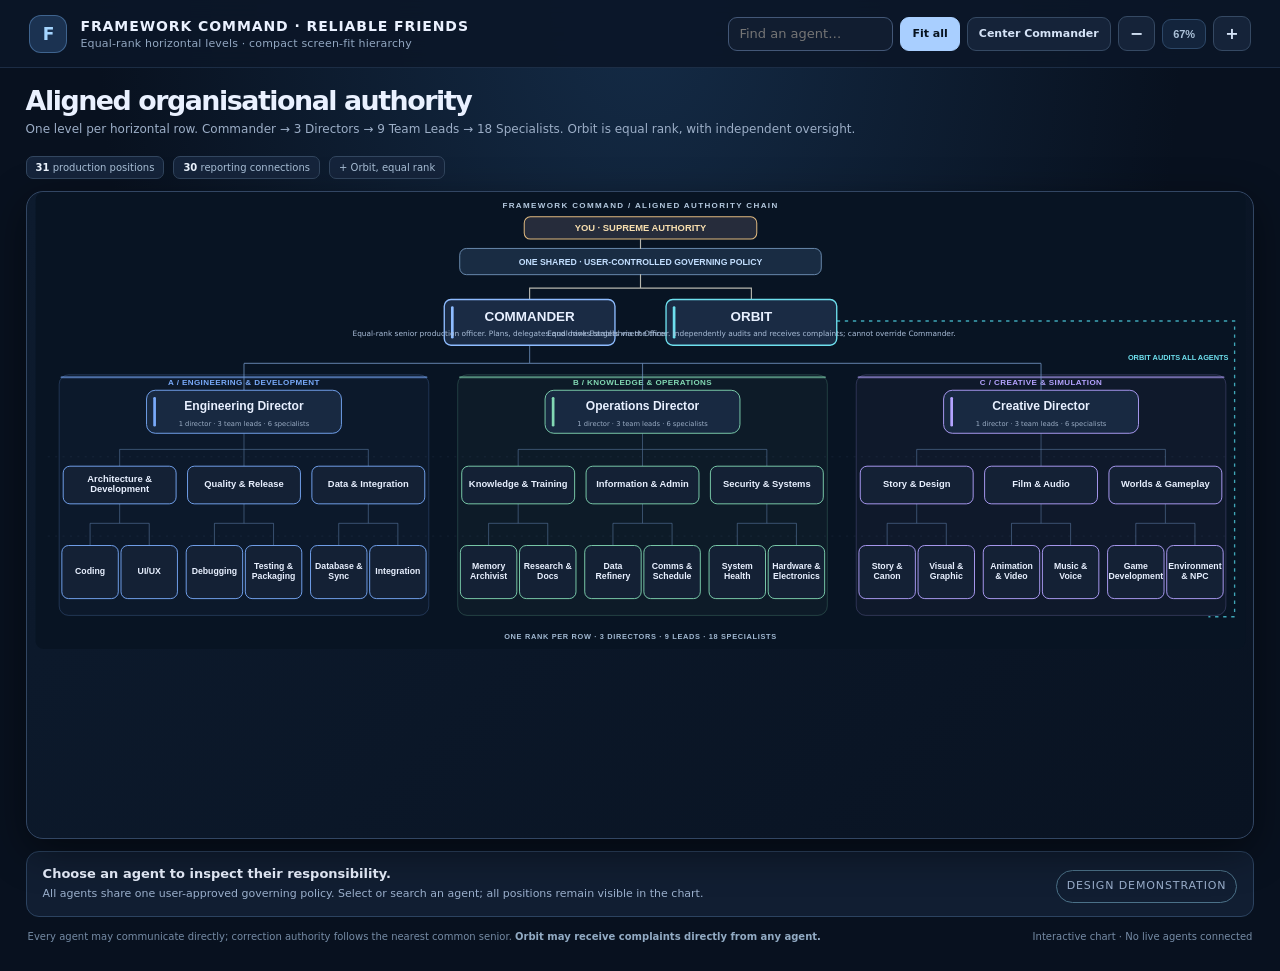
<file: framework-command/org-chart.html>
<!DOCTYPE html>
<html lang="en"><head><meta charset="utf-8"><meta name="viewport" content="width=device-width,initial-scale=1">
<title>Reliable Friends — Screen-Fit Command Chain</title><meta name="theme-color" content="#08111f">
<style>
:root{--bg:#08111f;--glass:#0b182a;--line:#23334b;--muted:#92a7c1;--text:#eaf1ff;--blue:#8bbafa}
*{box-sizing:border-box}body{margin:0;background:radial-gradient(ellipse at 50% 0%,#142b46,transparent 60%),#08111f;color:var(--text);font:13px system-ui,'Segoe UI',sans-serif}button,input{font:inherit}button{cursor:pointer}button:focus-visible,input:focus-visible{outline:2px solid #9ed9ff;outline-offset:3px}
header{min-height:68px;padding:13px clamp(16px,2.3vw,39px);display:flex;align-items:center;justify-content:space-between;gap:16px;flex-wrap:wrap;border-bottom:1px solid #38517266;background:#0c1728e8;backdrop-filter:blur(15px);position:relative;z-index:2}
.brand{display:flex;align-items:center;gap:13px;min-width:0}.brand-mark{width:38px;height:38px;display:grid;place-items:center;border-radius:12px;border:1px solid #679bd47a;background:#1b3251;color:#a5d5ff;font-weight:800;font-size:17px}.title{font-weight:800;letter-spacing:.065em;font-size:14px}.subtitle{font-size:11px;color:var(--muted);margin-top:3px;letter-spacing:.015em}
.toolbar{display:flex;align-items:center;gap:7px;flex-wrap:wrap}.tool{min-height:34px;padding:7px 11px;border-radius:9px;border:1px solid #354963;background:#152339;color:#d5e3f7;font-weight:650;font-size:11px}.tool:hover{border-color:#659bd4;background:#1d3453}.tool.primary{color:#07131f;background:#a9cfff;border-color:#a9cfff}.tool.icon{font-size:16px;min-width:34px}.tool.active{background:#223d5f;border-color:#72b7fa}.counter{color:#acc2d9;background:#13243c;border:1px solid #2d4868;padding:8px 10px;border-radius:9px;font:600 11px 'Segoe UI',sans-serif}
main{max-width:1900px;margin:auto;padding:17px clamp(12px,2vw,34px) 15px}.overview{display:flex;justify-content:space-between;align-items:center;gap:18px;flex-wrap:wrap;margin-bottom:12px}.overview h1{font-size:clamp(20px,2.1vw,29px);letter-spacing:-.055em;margin:0 0 4px}.overview p{color:#9caec7;font-size:12px;line-height:1.5;margin:0}.legend{display:flex;gap:9px;align-items:center;flex-wrap:wrap}.legend span{font-size:10px;color:#aac0d8;padding:5px 9px;background:#15243b;border:1px solid #32465f;border-radius:7px}.legend b{font-weight:800;color:#edf5ff}
.stage{width:100%;height:clamp(480px,72vh,780px);min-height:480px;border:1px solid #324663;border-radius:17px;background:radial-gradient(circle at 50% 15%,#14304f55,transparent 44%),linear-gradient(135deg,#0d1b2e,#091322);position:relative;overflow:auto;scrollbar-color:#45668f #101b2d;box-shadow:0 12px 42px #0007}
.canvas-wrap{position:relative;width:max-content;min-width:100%;min-height:100%;display:flex;align-items:flex-start;justify-content:center}.chart{display:block;flex-shrink:0;overflow:visible;user-select:none}.chart .connector{fill:none;stroke:#7296c5;stroke-width:1.7;opacity:.68}.chart .connector.branch{stroke-width:1.25;opacity:.53}.chart .oversight-line{fill:none;stroke:#51d4e6;stroke-width:2;stroke-dasharray:5 7;opacity:.76}.chart .label-small{font-weight:700;font-size:12px;letter-spacing:.7px}.chart .node{cursor:pointer}.chart .node rect{transition:stroke .15s,filter .15s,fill .15s}.chart .node:hover rect,.chart .node:focus rect{stroke:#fff;stroke-width:2.5;filter:drop-shadow(0 0 8px #8abafc88)}.chart .node.selected rect{stroke:#f5d38d;stroke-width:2.8;filter:drop-shadow(0 0 7px #b78c4677)}.chart .node.dim{opacity:.22}.chart text{pointer-events:none}.chart .node{outline:none}.chart .node:focus-visible rect{stroke:#fff;stroke-width:3}
#agentDetails{margin-top:12px;display:flex;align-items:center;gap:16px;justify-content:space-between;flex-wrap:wrap;padding:13px 16px;border-radius:13px;background:#111e32;border:1px solid #2c4360;min-height:65px}#agentDetails strong{font-size:13px;display:block}#agentDetails span{font-size:11px;color:#9bb0cd;display:block;margin-top:5px;line-height:1.5}.status{font-size:10px;padding:7px 10px;border:1px solid #4b7188;border-radius:40px;color:#9bd4ef;letter-spacing:.08em}
.search{border:1px solid #435777;border-radius:9px;min-height:34px;width:165px;padding:7px 10px;background:#111d30;color:#eff7ff;outline:none}.search:focus{border-color:#7cbcf3}.flowlink{display:inline-flex;align-items:center;gap:7px;color:#b1d1fa;cursor:pointer;text-decoration:none;font-size:11px}.flowlink:hover{text-decoration:underline}.footer{padding:14px 2px;display:flex;justify-content:space-between;flex-wrap:wrap;gap:8px;font-size:10px;color:#758ba5}.footer strong{color:#92abc4}
/* hide surplus surrounding chrome when chart is embedded inside Reliable Friends */
body.embed header{display:none}body.embed main{padding:10px}body.embed .overview{margin-bottom:8px}body.embed .overview h1{font-size:21px}body.embed .stage{height:clamp(500px,73vh,780px);min-height:500px}body.embed .footer{display:none}
@media(max-width:650px){header{padding:10px}.title{font-size:12px}.toolbar{gap:4px}.tool{padding:5px 8px;font-size:10px}.counter{padding:6px}.search{width:125px}.overview h1{font-size:21px}.overview .legend{display:none}.stage{height:clamp(420px,67vh,670px);min-height:420px}body.embed .stage{height:clamp(420px,68vh,680px);min-height:420px}#agentDetails{align-items:flex-start}}
</style></head><body>
<header><div class="brand"><span class="brand-mark">F</span><div><div class="title">FRAMEWORK COMMAND · RELIABLE FRIENDS</div><div class="subtitle">Equal-rank horizontal levels · compact screen-fit hierarchy</div></div></div>
<div class="toolbar"><input class="search" type="search" id="search" placeholder="Find an agent…" aria-label="Find an agent"><button class="tool primary" id="fit">Fit all</button><button class="tool" id="center">Center Commander</button><button class="tool icon" id="minus" aria-label="Zoom out">−</button><span class="counter" id="zoomText">100%</span><button class="tool icon" id="plus" aria-label="Zoom in">+</button></div></header>
<main><div class="overview"><div><h1>Aligned organisational authority</h1><p>One level per horizontal row. Commander → 3 Directors → 9 Team Leads → 18 Specialists. Orbit is equal rank, with independent oversight.</p></div><div class="legend"><span><b>31</b> production positions</span><span><b>30</b> reporting connections</span><span>+ Orbit, equal rank</span></div></div>
<div class="stage" id="viewport"><div class="canvas-wrap" id="wrap"><svg class="chart" id="chart" viewBox="0 0 1800 680" xmlns="http://www.w3.org/2000/svg" role="img" aria-label="Top-down production organisation with Commander at the top, three Directors, nine Team Leads and eighteen Specialist agents, with Orbit as an equal-rank oversight officer"></svg></div></div>
<div id="agentDetails" aria-live="polite"><div><strong>Choose an agent to inspect their responsibility.</strong><span>All agents share one user-approved governing policy. Select or search an agent; all positions remain visible in the chart.</span></div><span class="status">DESIGN DEMONSTRATION</span></div>
<div class="footer"><span>Every agent may communicate directly; correction authority follows the nearest common senior. <strong>Orbit may receive complaints directly from any agent.</strong></span><span>Interactive chart · No live agents connected</span></div>
</main><script>
const ORG=[{"id":"A","label":"ENGINEERING & DEVELOPMENT","director":"Engineering Director","color":"#79aafa","leads":[["Architecture & Development Lead",["Coding Agent","UI/UX Agent"]],["Quality & Release Lead",["Debugging Agent","Testing & Packaging Agent"]],["Data & Integration Lead",["Database & Synchronisation Agent","Integration Agent"]]]},{"id":"B","label":"KNOWLEDGE & OPERATIONS","director":"Operations Director","color":"#82d8b3","leads":[["Knowledge & Training Lead",["Memory Archivist","Research & Document Agent"]],["Information & Administration Lead",["Data Refinery Agent","Communications & Scheduling Agent"]],["Security & Systems Lead",["System Health & Recovery Agent","Hardware & Electronics Agent"]]]},{"id":"C","label":"CREATIVE & SIMULATION","director":"Creative Director","color":"#b4a3ff","leads":[["Story & Design Lead",["Story & Canon Agent","Visual & Graphic Design Agent"]],["Film & Audio Lead",["Animation & Video Agent","Music & Voice Agent"]],["Worlds & Gameplay Lead",["Game Development Agent","Environment & NPC Agent"]]]}];
(function(){
'use strict';
if(new URLSearchParams(location.search).has('embed'))document.body.classList.add('embed');
const NS='http://www.w3.org/2000/svg';
const svg=document.getElementById('chart'),stage=document.getElementById('viewport'),wrap=document.getElementById('wrap'),details=document.getElementById('agentDetails'),search=document.getElementById('search');
const get=(id)=>document.getElementById(id);let scale=1,chosen=null;const map=new Map();
const el=(name,atts={},text)=>{const e=document.createElementNS(NS,name);Object.entries(atts).forEach(([k,v])=>e.setAttribute(k,v));if(text!==undefined)e.textContent=text;return e};
const add=(parent,child)=>{parent.appendChild(child);return child};
const line=(x1,y1,x2,y2,kind='connector')=>add(svg,el('path',{d:`M${x1} ${y1} L${x1} ${(y1+y2)/2} L${x2} ${(y1+y2)/2} L${x2} ${y2}`,class:kind}));
const connector=(from,to,kind)=>{const y1=from.y+from.h,y2=to.y;line(from.x+from.w/2,y1,to.x+to.w/2,y2,kind)};
const label=(x,y,str,attrs={})=>add(svg,el('text',{x,y,fill:'#e9f2ff','font-family':'Segoe UI, Arial, sans-serif','font-size':12,...attrs},str));
const wrapping=(parent,x,y,text,maxWidth,size=12,lineHeight=15)=>{
 const words=text.split(' '),lines=[];let line='';const approx=t=>t.length*size*.52;
 for(const w of words){const draft=line?line+' '+w:w;if(line&&approx(draft)>maxWidth){lines.push(line);line=w}else line=draft}if(line)lines.push(line);
 const visible=lines.slice(0,3);for(let i=0;i<visible.length;i++)add(parent,el('text',{x,y:y+(i-(visible.length-1)/2)*lineHeight,fill:'#e8f0ff','font-family':'Segoe UI,Arial,sans-serif','font-weight':'600','font-size':size,'text-anchor':'middle'},visible[i]));
};
function box(id,name,desc,rect,color,type,display){
 const {x,y,w,h}=rect;let node=add(svg,el('g',{class:'node',tabindex:'0',role:'button','aria-label':name,'data-key':id}));
 add(node,el('rect',{x,y,width:w,height:h,rx:type==='director'?13:10,fill:type==='officer'?'#1a2b44':type==='director'?'#182941':'#142135',stroke:color,'stroke-width':type==='officer'?2:1.35}));
 if(type==='director'||type==='officer')add(node,el('rect',{x:x+10,y:y+10,width:4,height:h-20,rx:2,fill:color}));
 if(type==='officer'){wrapping(node,x+w/2,y+h*.46,name,w-35,20,20);add(node,el('text',{x:x+w/2,y:y+h-13,'font-size':11,fill:'#a9bdd8','text-anchor':'middle'},desc))}
 else if(type==='director'){wrapping(node,x+w/2,y+h*.47,name,w-25,18,18);add(node,el('text',{x:x+w/2,y:y+h-11,'font-size':10,fill:'#9badc5','text-anchor':'middle'},'1 director · 3 team leads · 6 specialists'))}
 else {wrapping(node,x+w/2,y+h/2+3,display||name,w-10,type==='specialist'?13:14,type==='specialist'?14:16)}
 const data={id,name,desc,type,rect,color};map.set(id,data);
 node.addEventListener('click',()=>select(id));node.addEventListener('keydown',e=>{if(e.key==='Enter'||e.key===' '){e.preventDefault();select(id)}});node.addEventListener('pointerenter',()=>inspect(id,false));return rect;
}
function inspect(id,pin){const n=map.get(id);if(!n)return;details.querySelector('div').innerHTML='<strong>'+escapeHTML(n.name)+'</strong><span>'+escapeHTML(n.desc)+'</span>';if(pin)chosen=id;}
function escapeHTML(s){return String(s).replace(/[&<>"']/g,c=>({'&':'&amp;','<':'&lt;','>':'&gt;','"':'&quot;',"'":'&#39;'}[c]))}
function select(id){inspect(id,true);svg.querySelectorAll('.node').forEach(n=>n.classList.toggle('selected',n.dataset.key===id))}
// ALIGNED LEVEL LAYOUT — every peer occupies exactly the same Y coordinate.
const canvasW=1800,canvasH=680,officerY=160,directorY=295,leadY=408,specialistY=526;
const columns=[35,628,1221],departmentWidth=550;
const dCenters=columns.map(x=>x+departmentWidth/2);
const leadCenters=[],specCenters=[];
for(let i=0;i<3;i++)for(let j=0;j<3;j++){const cx=columns[i]+90+185*j;leadCenters.push(cx);specCenters.push(cx-44,cx+44)}
const directorRects=dCenters.map(cx=>({x:cx-145,y:directorY,w:290,h:64}));
const leadRects=leadCenters.map(cx=>({x:cx-84,y:leadY,w:168,h:56}));
const specRects=specCenters.map(cx=>({x:cx-42,y:specialistY,w:84,h:79}));
add(svg,el('rect',{x:0,y:0,width:canvasW,height:canvasH,fill:'#081423',rx:12}));
label(900,24,'FRAMEWORK COMMAND / ALIGNED AUTHORITY CHAIN',{'text-anchor':'middle',fill:'#b4c9df','font-size':12,'font-weight':'bold','letter-spacing':2});
add(svg,el('rect',{x:727,y:37,width:346,height:33,rx:9,fill:'#262c3b',stroke:'#dfb97f','stroke-width':1.5}));
label(900,58,'YOU  ·  SUPREME AUTHORITY',{'text-anchor':'middle',fill:'#f8dfaf','font-size':14,'font-weight':'bold'});
add(svg,el('rect',{x:631,y:84,width:538,height:39,rx:10,fill:'#192c43',stroke:'#7597bd','stroke-width':1.3}));
label(900,108,'ONE SHARED  ·  USER-CONTROLLED GOVERNING POLICY',{'text-anchor':'middle',fill:'#c3dfff','font-size':13,'font-weight':'bold'});
// Column backgrounds span matching horizontal ranks, but don't cause any ranks to stack.
for(let i=0;i<3;i++){
 const d=ORG[i],x=columns[i];
 add(svg,el('rect',{x,y:272,width:departmentWidth,height:358,rx:14,fill:d.color,'fill-opacity':.035,stroke:d.color,'stroke-opacity':.26,'stroke-width':1.2}));
 add(svg,el('rect',{x:x+2,y:274,width:departmentWidth-4,height:3,rx:2,fill:d.color,'fill-opacity':.6}));
 label(x+departmentWidth/2,287,d.id+'  /  '+d.label,{'text-anchor':'middle',fill:d.color,'font-size':12,'font-weight':'bold','letter-spacing':.6});
}
// Guides emphasize exact equal horizontal ranks.
for(const lineInfo of [[leadY-14,'9 LEADS'],[specialistY-14,'18 SPECIALISTS']]){
 add(svg,el('path',{d:'M18 '+lineInfo[0]+' H1782',fill:'none',stroke:'#587494','stroke-width':.8,'stroke-dasharray':'3 8',opacity:.25}));
}
// Root to officers.
add(svg,el('path',{d:'M900 70 V84 M900 123 V143 H735 V160 M900 143 H1065 V160',fill:'none',stroke:'#b7b7ae','stroke-width':1.7,'stroke-linecap':'round'}));
const commander={x:608,y:officerY,w:254,h:68},orbit={x:938,y:officerY,w:254,h:68};
// Reporting: COMMANDER -> 3 DIRECTORS (all y=295).
add(svg,el('path',{d:'M735 228 V255 H'+dCenters[0]+' M735 255 H'+dCenters[2],class:'connector'}));
directorRects.forEach((r,i)=>add(svg,el('path',{d:'M'+dCenters[i]+' 255 V'+directorY,class:'connector'})));
// Reporting: each Director -> 3 Leads (all y=408).
for(let i=0;i<3;i++){
 const c=dCenters[i],first=leadCenters[i*3],last=leadCenters[i*3+2];
 add(svg,el('path',{d:'M'+c+' '+(directorY+64)+' V383 H'+first+' M'+c+' 383 H'+last,class:'connector branch'}));
 for(let j=0;j<3;j++)add(svg,el('path',{d:'M'+leadCenters[i*3+j]+' 383 V'+leadY,class:'connector branch'}));
}
// Reporting: each Lead -> 2 Specialists (all y=526).
for(let i=0;i<9;i++){
 const c=leadCenters[i],l=specCenters[i*2],rr=specCenters[i*2+1];
 add(svg,el('path',{d:'M'+c+' '+(leadY+56)+' V493 H'+l+' M'+c+' 493 H'+rr,class:'connector branch'}));
 add(svg,el('path',{d:'M'+l+' 493 V'+specialistY,class:'connector branch'}));
 add(svg,el('path',{d:'M'+rr+' 493 V'+specialistY,class:'connector branch'}));
}
// Orbit's separate oversight route is not a command/reporting branch.
add(svg,el('path',{d:'M1192 192 H1784 V632 H1745',class:'oversight-line'}));
label(1775,250,'ORBIT AUDITS ALL AGENTS',{'text-anchor':'end',fill:'#6ee0ee','font-size':11,'font-weight':'bold'});
// Nodes rendered last to keep all labels unobstructed.
box('COMMANDER','COMMANDER','Equal-rank senior production officer. Plans, delegates and drives targets via the three Directors.',commander,'#8ebcff','officer');
box('ORBIT','ORBIT','Equal-rank Establishment Officer. Independently audits and receives complaints; cannot override Commander.',orbit,'#6ee0ee','officer');
const leadShort=[
 ['Architecture & Development','Quality & Release','Data & Integration'],
 ['Knowledge & Training','Information & Admin','Security & Systems'],
 ['Story & Design','Film & Audio','Worlds & Gameplay']
];
const specialistShort=[
 [['Coding','UI/UX'],['Debugging','Testing & Packaging'],['Database & Sync','Integration']],
 [['Memory Archivist','Research & Docs'],['Data Refinery','Comms & Schedule'],['System Health','Hardware & Electronics']],
 [['Story & Canon','Visual & Graphic'],['Animation & Video','Music & Voice'],['Game Development','Environment & NPC']]
];
ORG.forEach((d,i)=>{
 box(d.id,d.director,'Reports directly to Commander. Oversees three Team Leads and six Specialists.',directorRects[i],d.color,'director');
 d.leads.forEach(([leadName,agents],j)=>{
  const idx=i*3+j,id=d.id+(j+1);
  box(id,leadName,'Reports to '+d.director+'. Directly manages '+agents.join(' and ')+'.',leadRects[idx],d.color,'lead',leadShort[i][j]);
  agents.forEach((name,k)=>box(id+'.'+(k+1),name,'Reports to '+leadName+'.',specRects[idx*2+k],d.color,'specialist',specialistShort[i][j][k]));
 });
});
label(900,665,'ONE RANK PER ROW  ·  3 DIRECTORS  ·  9 LEADS  ·  18 SPECIALISTS',{'text-anchor':'middle',fill:'#a1b8d1','font-size':11,'font-weight':'bold','letter-spacing':1});
function setScale(n,{center=true}={}){scale=Math.max(.28,Math.min(1.9,n));const w=Math.round(1800*scale),h=Math.round(680*scale);svg.style.width=w+'px';svg.style.height=h+'px';wrap.style.width=Math.max(stage.clientWidth,w)+'px';wrap.style.height=Math.max(stage.clientHeight,h)+'px';get('zoomText').textContent=Math.round(scale*100)+'%';if(center){stage.scrollLeft=Math.max(0,(stage.scrollWidth-stage.clientWidth)/2);stage.scrollTop=0;}}
function fit(){const ratio=Math.min((stage.clientWidth-16)/1800,(stage.clientHeight-14)/680);setScale(Math.max(.28,Math.min(1.3,ratio)));stage.scrollLeft=0;stage.scrollTop=0}
get('fit').addEventListener('click',fit);get('plus').addEventListener('click',()=>setScale(scale*1.18));get('minus').addEventListener('click',()=>setScale(scale/1.18));
get('center').addEventListener('click',()=>{setScale(Math.max(0.7,Math.min(1.12,scale)));const commanderCenter=(commander.x+commander.w/2)*scale;stage.scrollLeft=Math.max(0,commanderCenter-stage.clientWidth/2);stage.scrollTop=Math.max(0,(commander.y-28)*scale);select('COMMANDER')});
search.addEventListener('input',()=>{const t=search.value.trim().toLowerCase();let first=null;svg.querySelectorAll('.node').forEach(n=>{const a=map.get(n.dataset.key),match=!t||[a.name,a.id,a.desc].join(' ').toLowerCase().includes(t);n.classList.toggle('dim',!match);if(t&&match&&!first)first=a});if(t&&first)inspect(first.id,false);if(!t&&chosen)inspect(chosen,false)});
let timer;const obs=new ResizeObserver(()=>{clearTimeout(timer);timer=setTimeout(fit,70)});obs.observe(stage);fit();
})();
</script></body></html>
</file>
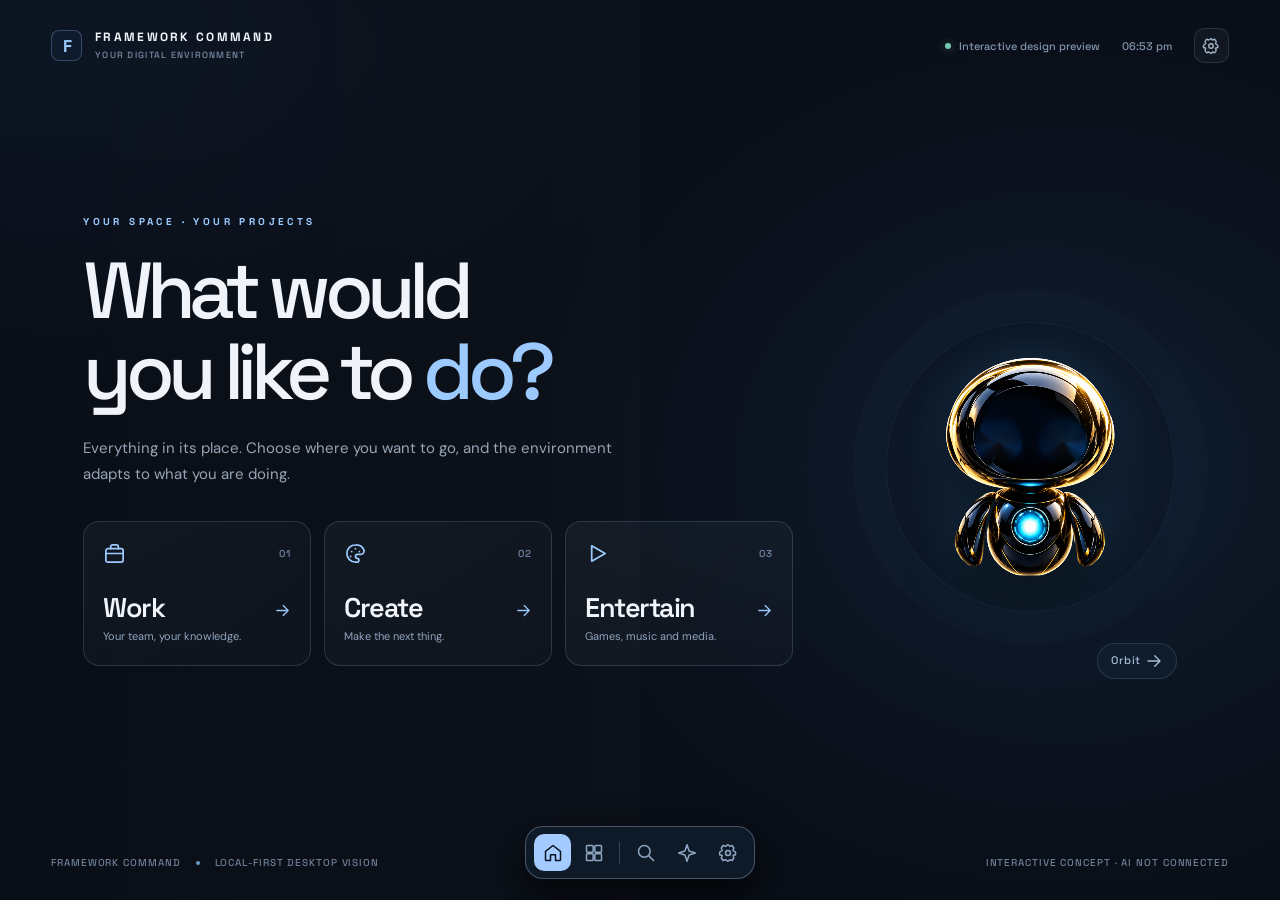
<file: framework-command/preview.html>
<!doctype html>
<html lang="en">
<head><meta charset="utf-8"><meta name="viewport" content="width=device-width,initial-scale=1"><meta name="theme-color" content="#0a1019"><meta name="description" content="Framework Command: an interactive visual prototype with nine purpose-built studios."><title>Framework Command — Interactive Concept</title><link rel="stylesheet" href="./styles.css?v=dock-14"><link rel="stylesheet" href="./studio-designs.css?v=studio-2"></head>
<body data-site-root=".."><div id="app"></div><noscript>Framework Command requires JavaScript for interactive navigation.</noscript><script src="./data.js"></script><script src="./screens.js?v=dock-14"></script><script src="./organisation.js?v=org-integrated-4"></script><script src="./studio-designs.js?v=studio-2"></script><script src="./app.js?v=dock-14"></script></body>
</html>
</file>
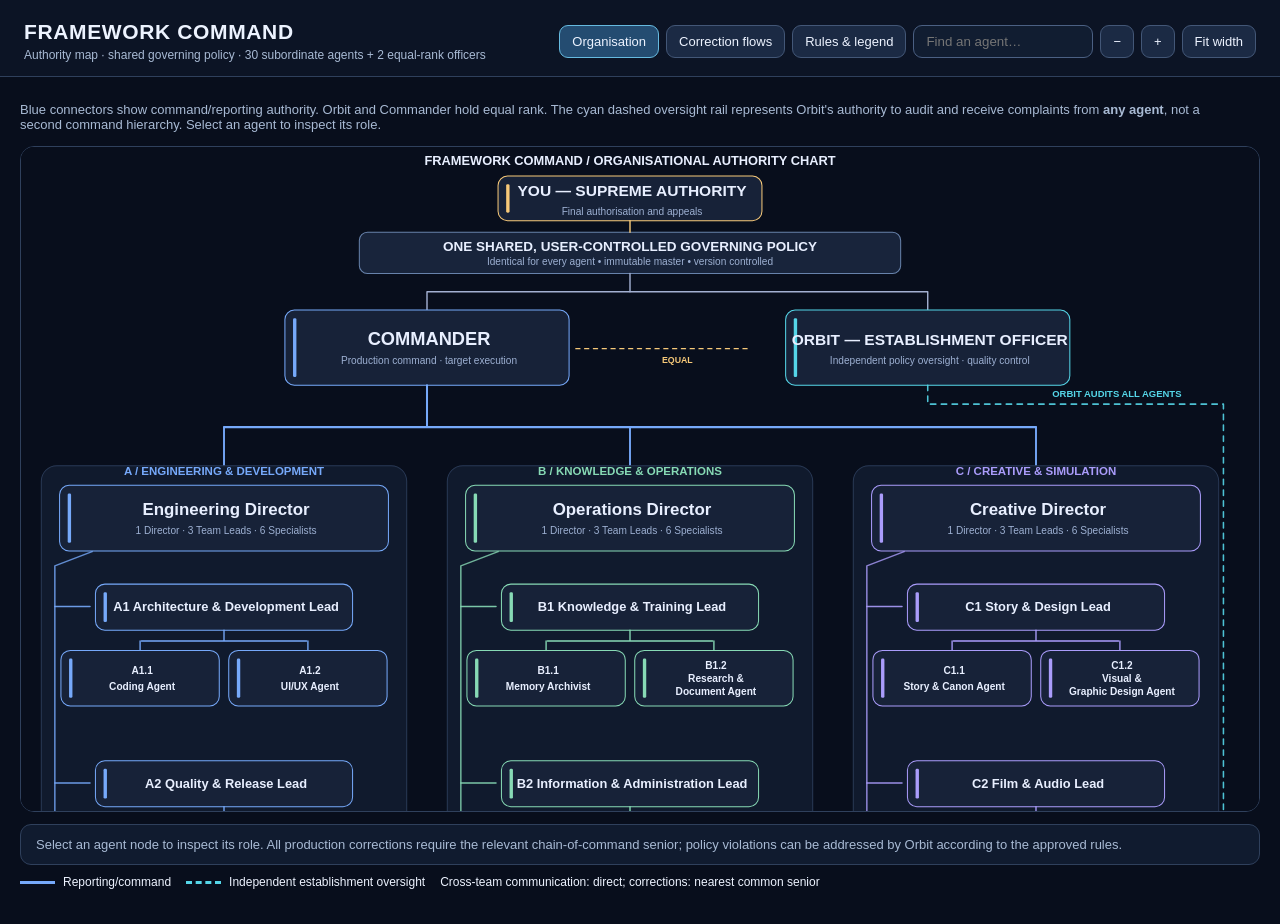
<file: framework-command/references/Framework_Command_Interactive_Chart_legacy.html>
<!doctype html><html lang="en"><head><meta charset="utf-8"><meta name="viewport" content="width=device-width,initial-scale=1"><title>Framework Command — Organisational Chart</title><style>
:root {color-scheme:dark;--bg:#080e1c;--panel:#111a2c;--border:#2f405c;--light:#edf3ff;--muted:#a8bad4;--cyan:#55d6e8} *{box-sizing:border-box}
body{margin:0;background:var(--bg);color:var(--light);font-family:Segoe UI,Arial,sans-serif}
header{padding:20px 24px 14px;border-bottom:1px solid var(--border);display:flex;align-items:center;justify-content:space-between;gap:15px;flex-wrap:wrap;background:#0c1425;position:sticky;top:0;z-index:5}
h1{margin:0;font-size:21px;letter-spacing:.03em}.subtitle{color:var(--muted);font-size:12px;margin:4px 0 0}.buttons{display:flex;align-items:center;gap:7px;flex-wrap:wrap}
button,a.b{color:var(--light);background:#1b2a44;border:1px solid #435777;border-radius:9px;padding:8px 12px;font:inherit;font-size:13px;cursor:pointer;text-decoration:none}
button:hover,a.b:hover{background:#2a3b56}button.active{background:#244c71;border-color:#66bae0}input{border:1px solid #4b6083;background:#111d31;color:var(--light);border-radius:9px;padding:8px 12px;width:180px}
main{padding:15px 20px 35px}.page{display:none}.page.active{display:block}.smallnote{font-size:13px;color:var(--muted);padding:10px 0 14px;max-width:1200px}
.viewport{width:100%;overflow:auto;border:1px solid var(--border);border-radius:14px;background:var(--bg);max-height:74vh}
.canvas{width:max-content;min-width:100%;line-height:0}.canvas>svg{max-width:none;display:block;transition:width .08s ease-out}
.info{padding:12px 15px;background:#101b2f;border:1px solid var(--border);border-radius:11px;font-size:13px;margin-top:12px;color:var(--muted)}
.legend{display:flex;gap:15px;flex-wrap:wrap;margin-top:10px}.tag{display:flex;gap:8px;align-items:center;font-size:12px}.swatch{width:35px;height:0;border-top:3px solid #76a9fa}.dash{border-top:3px dashed var(--cyan)}
.grid{display:grid;grid-template-columns:repeat(auto-fit,minmax(240px,1fr));gap:12px}.card{background:var(--panel);border:1px solid var(--border);border-radius:12px;padding:17px;line-height:1.5}.card h3{margin:0 0 8px;font-size:17px}.card p{color:var(--muted);margin:0;font-size:14px}.card strong{color:var(--light)}
mark{background:#ffe29a;color:#08101d}.dim{opacity:.22!important}.agent {cursor:pointer}.agent:hover rect:first-child{stroke-width:3!important}.focus rect:first-child{stroke:#f8d06e!important;stroke-width:4!important}
@media(max-width:700px){header{padding:12px}main{padding:8px}.buttons{gap:5px}button,a.b{padding:7px 9px}.viewport{max-height:67vh}input{width:140px}}
</style></head><body><header><div><h1>FRAMEWORK COMMAND</h1><p class="subtitle">Authority map · shared governing policy · 30 subordinate agents + 2 equal-rank officers</p></div><div class="buttons"><button data-tab="org" class="active">Organisation</button><button data-tab="flows">Correction flows</button><button data-tab="rules">Rules &amp; legend</button><input id="search" type="search" placeholder="Find an agent…" title="Search roles in the organisation"><button id="minus" title="Zoom out">−</button><button id="plus" title="Zoom in">+</button><button id="fit">Fit width</button></div></header><main>
<section class="page active" id="org"><div class="smallnote">Blue connectors show command/reporting authority. Orbit and Commander hold equal rank. The cyan dashed oversight rail represents Orbit's authority to audit and receive complaints from <strong>any agent</strong>, not a second command hierarchy. Select an agent to inspect its role.</div><div id="orgViewport" class="viewport"><div id="orgCanvas" class="canvas"><svg baseProfile="full" height="1505px" version="1.1" viewBox="0 0 1800 1505" width="1800px" xmlns="http://www.w3.org/2000/svg" xmlns:ev="http://www.w3.org/2001/xml-events" xmlns:xlink="http://www.w3.org/1999/xlink"><title>Framework Command organisational chart</title><desc>Commander and Orbit equal-rank officers, Commander directs 3 Directors, 9 Team Leads, 18 Specialists; Orbit independently audits all agents. Each agent follows same governing policy.</desc><defs><marker id="arrow" markerHeight="10" markerWidth="10" orient="auto" refX="9" refY="5"><path d="M1,1 L9,5 L1,9 Z" fill="#8194b6" /></marker><marker id="cyanArrow" markerHeight="10" markerWidth="10" orient="auto" refX="9" refY="5"><path d="M1,1 L9,5 L1,9 Z" fill="#55d6e8" /></marker></defs><rect fill="#080e1c" height="1505" width="1800" x="0" y="0" /><text fill="#e8efff" font-family="Segoe UI,Arial,sans-serif" font-size="19" font-weight="bold" text-anchor="middle" x="900" y="26">FRAMEWORK COMMAND   /   ORGANISATIONAL AUTHORITY CHART</text><g class="agent" id="node_YOU"><rect fill="#172238" height="66" rx="14" ry="14" stroke="#f7c979" stroke-width="1.5" width="390" x="705" y="43" /><rect fill="#f7c979" height="42" rx="2" ry="2" width="5" x="717" y="55" /><text fill="#e8efff" font-family="Segoe UI,Arial,sans-serif" font-size="23" font-weight="700" text-anchor="middle" x="903.0" y="72.0">YOU — SUPREME AUTHORITY</text><text fill="#9db0d2" font-family="Segoe UI,Arial,sans-serif" font-size="15" text-anchor="middle" x="903.0" y="100.0">Final authorisation and appeals</text><title>YOU: YOU — SUPREME AUTHORITY</title></g><rect fill="#18243b" height="61" rx="12" ry="12" stroke="#6782ab" stroke-width="1.5" width="800" x="500" y="126" /><text fill="#e8efff" font-family="Segoe UI,Arial,sans-serif" font-size="20" font-weight="bold" text-anchor="middle" x="900" y="153">ONE SHARED, USER-CONTROLLED GOVERNING POLICY</text><text fill="#9db0d2" font-family="Segoe UI,Arial,sans-serif" font-size="15" font-weight="normal" text-anchor="middle" x="900" y="174">Identical for every agent • immutable master • version controlled</text><polyline fill="none" marker-end="url(arrow)" opacity="1" points="900,109 900,126" stroke="#f7c979" stroke-linecap="round" stroke-linejoin="round" stroke-width="2.1" /><polyline fill="none" marker-end="url(arrow)" opacity="1" points="900,187 900,214 600,214 600,240" stroke="#a3b0d2" stroke-linecap="round" stroke-linejoin="round" stroke-width="2.1" /><polyline fill="none" marker-end="url(arrow)" opacity="1" points="900,214 1340,214 1340,240" stroke="#a3b0d2" stroke-linecap="round" stroke-linejoin="round" stroke-width="2.1" /><g class="agent" id="node_COMMANDER"><rect fill="#172238" height="111" rx="14" ry="14" stroke="#76a9fa" stroke-width="1.5" width="420" x="390" y="241" /><rect fill="#76a9fa" height="87" rx="2" ry="2" width="5" x="402" y="253" /><text fill="#e8efff" font-family="Segoe UI,Arial,sans-serif" font-size="27" font-weight="700" text-anchor="middle" x="603.0" y="292.5">COMMANDER</text><text fill="#9db0d2" font-family="Segoe UI,Arial,sans-serif" font-size="15" text-anchor="middle" x="603.0" y="320.5">Production command · target execution</text><title>COMMANDER: COMMANDER</title></g><g class="agent" id="node_ORBIT"><rect fill="#172238" height="111" rx="14" ry="14" stroke="#55d6e8" stroke-width="1.5" width="420" x="1130" y="241" /><rect fill="#55d6e8" height="87" rx="2" ry="2" width="5" x="1142" y="253" /><text fill="#e8efff" font-family="Segoe UI,Arial,sans-serif" font-size="23" font-weight="700" text-anchor="middle" x="1343.0" y="292.5">ORBIT — ESTABLISHMENT OFFICER</text><text fill="#9db0d2" font-family="Segoe UI,Arial,sans-serif" font-size="15" text-anchor="middle" x="1343.0" y="320.5">Independent policy oversight · quality control</text><title>ORBIT: ORBIT — ESTABLISHMENT OFFICER</title></g><text fill="#f7c979" font-family="Segoe UI,Arial,sans-serif" font-size="13" font-weight="bold" text-anchor="middle" x="970" y="319">EQUAL</text><polyline fill="none" opacity="1" points="820,298 1074,298" stroke="#f7c979" stroke-dasharray="6,7" stroke-linecap="round" stroke-linejoin="round" stroke-width="2" /><polyline fill="none" opacity="1" points="600,352 600,414 300,414 1500,414" stroke="#76a9fa" stroke-linecap="round" stroke-linejoin="round" stroke-width="3.0" /><polyline fill="none" marker-end="url(arrow)" opacity="1" points="300,414 300,490" stroke="#76a9fa" stroke-linecap="round" stroke-linejoin="round" stroke-width="2.8" /><polyline fill="none" marker-end="url(arrow)" opacity="1" points="900,414 900,490" stroke="#76a9fa" stroke-linecap="round" stroke-linejoin="round" stroke-width="2.8" /><polyline fill="none" marker-end="url(arrow)" opacity="1" points="1500,414 1500,490" stroke="#76a9fa" stroke-linecap="round" stroke-linejoin="round" stroke-width="2.8" /><polyline fill="none" marker-end="url(cyanArrow)" opacity="0.9" points="1340,352 1340,380 1777,380 1777,1412" stroke="#55d6e8" stroke-dasharray="8,8" stroke-linecap="round" stroke-linejoin="round" stroke-width="2.3" /><text fill="#55d6e8" font-family="Segoe UI,Arial,sans-serif" font-size="14" font-weight="bold" text-anchor="end" x="1715" y="369">ORBIT AUDITS ALL AGENTS</text><rect fill="#101a2d" height="952" rx="23" ry="23" stroke="#293955" stroke-width="1.5" width="540" x="30" y="471" /><text fill="#76a9fa" font-family="Segoe UI,Arial,sans-serif" font-size="17" font-weight="bold" text-anchor="middle" x="300" y="484">A  /  ENGINEERING &amp; DEVELOPMENT</text><g class="agent" id="node_A"><rect fill="#172238" height="97" rx="14" ry="14" stroke="#76a9fa" stroke-width="1.5" width="486" x="57" y="500" /><rect fill="#76a9fa" height="73" rx="2" ry="2" width="5" x="69" y="512" /><text fill="#e8efff" font-family="Segoe UI,Arial,sans-serif" font-size="25" font-weight="700" text-anchor="middle" x="303.0" y="544.5">Engineering Director</text><text fill="#9db0d2" font-family="Segoe UI,Arial,sans-serif" font-size="15" text-anchor="middle" x="303.0" y="572.5">1 Director  ·  3 Team Leads  ·  6 Specialists</text><title>A: Engineering Director</title></g><polyline fill="none" opacity="0.8" points="105,598 50,619 50,1220" stroke="#76a9fa" stroke-linecap="round" stroke-linejoin="round" stroke-width="2.3" /><polyline fill="none" marker-end="url(arrow)" opacity="0.9" points="50,679 102,679" stroke="#76a9fa" stroke-linecap="round" stroke-linejoin="round" stroke-width="2.1" /><g class="agent" id="node_A1"><rect fill="#172238" height="68" rx="14" ry="14" stroke="#76a9fa" stroke-width="1.5" width="380" x="110" y="646" /><rect fill="#76a9fa" height="44" rx="2" ry="2" width="5" x="122" y="658" /><text fill="#e8efff" font-family="Segoe UI,Arial,sans-serif" font-size="19" font-weight="600" text-anchor="middle" x="303.0" y="686.0">A1   Architecture &amp; Development Lead</text><title>A1: A1   Architecture &amp; Development Lead</title></g><polyline fill="none" opacity="1" points="300,714 300,730 178,730 422,730" stroke="#76a9fa" stroke-linecap="round" stroke-linejoin="round" stroke-width="2" /><polyline fill="none" marker-end="url(arrow)" opacity="1" points="176,730 176,744" stroke="#76a9fa" stroke-linecap="round" stroke-linejoin="round" stroke-width="2" /><g class="agent" id="node_A1_1"><rect fill="#172238" height="82" rx="14" ry="14" stroke="#76a9fa" stroke-width="1.5" width="234" x="59" y="744" /><rect fill="#76a9fa" height="58" rx="2" ry="2" width="5" x="71" y="756" /><text fill="#e8efff" font-family="Segoe UI,Arial,sans-serif" font-size="15" font-weight="600" text-anchor="middle" x="179.0" y="779.0">A1.1</text><text fill="#e8efff" font-family="Segoe UI,Arial,sans-serif" font-size="15" font-weight="600" text-anchor="middle" x="179.0" y="803.0">Coding Agent</text><title>A1.1: A1.1 Coding Agent</title></g><polyline fill="none" marker-end="url(arrow)" opacity="1" points="424,730 424,744" stroke="#76a9fa" stroke-linecap="round" stroke-linejoin="round" stroke-width="2" /><g class="agent" id="node_A1_2"><rect fill="#172238" height="82" rx="14" ry="14" stroke="#76a9fa" stroke-width="1.5" width="234" x="307" y="744" /><rect fill="#76a9fa" height="58" rx="2" ry="2" width="5" x="319" y="756" /><text fill="#e8efff" font-family="Segoe UI,Arial,sans-serif" font-size="15" font-weight="600" text-anchor="middle" x="427.0" y="779.0">A1.2</text><text fill="#e8efff" font-family="Segoe UI,Arial,sans-serif" font-size="15" font-weight="600" text-anchor="middle" x="427.0" y="803.0">UI/UX Agent</text><title>A1.2: A1.2 UI/UX Agent</title></g><polyline fill="none" marker-end="url(arrow)" opacity="0.9" points="50,940 102,940" stroke="#76a9fa" stroke-linecap="round" stroke-linejoin="round" stroke-width="2.1" /><g class="agent" id="node_A2"><rect fill="#172238" height="68" rx="14" ry="14" stroke="#76a9fa" stroke-width="1.5" width="380" x="110" y="907" /><rect fill="#76a9fa" height="44" rx="2" ry="2" width="5" x="122" y="919" /><text fill="#e8efff" font-family="Segoe UI,Arial,sans-serif" font-size="19" font-weight="600" text-anchor="middle" x="303.0" y="947.0">A2   Quality &amp; Release Lead</text><title>A2: A2   Quality &amp; Release Lead</title></g><polyline fill="none" opacity="1" points="300,975 300,991 178,991 422,991" stroke="#76a9fa" stroke-linecap="round" stroke-linejoin="round" stroke-width="2" /><polyline fill="none" marker-end="url(arrow)" opacity="1" points="176,991 176,1005" stroke="#76a9fa" stroke-linecap="round" stroke-linejoin="round" stroke-width="2" /><g class="agent" id="node_A2_1"><rect fill="#172238" height="82" rx="14" ry="14" stroke="#76a9fa" stroke-width="1.5" width="234" x="59" y="1005" /><rect fill="#76a9fa" height="58" rx="2" ry="2" width="5" x="71" y="1017" /><text fill="#e8efff" font-family="Segoe UI,Arial,sans-serif" font-size="15" font-weight="600" text-anchor="middle" x="179.0" y="1040.0">A2.1</text><text fill="#e8efff" font-family="Segoe UI,Arial,sans-serif" font-size="15" font-weight="600" text-anchor="middle" x="179.0" y="1064.0">Debugging Agent</text><title>A2.1: A2.1 Debugging Agent</title></g><polyline fill="none" marker-end="url(arrow)" opacity="1" points="424,991 424,1005" stroke="#76a9fa" stroke-linecap="round" stroke-linejoin="round" stroke-width="2" /><g class="agent" id="node_A2_2"><rect fill="#172238" height="82" rx="14" ry="14" stroke="#76a9fa" stroke-width="1.5" width="234" x="307" y="1005" /><rect fill="#76a9fa" height="58" rx="2" ry="2" width="5" x="319" y="1017" /><text fill="#e8efff" font-family="Segoe UI,Arial,sans-serif" font-size="15" font-weight="600" text-anchor="middle" x="427.0" y="1033.0">A2.2</text><text fill="#e8efff" font-family="Segoe UI,Arial,sans-serif" font-size="15" font-weight="600" text-anchor="middle" x="427.0" y="1052.0">Testing &amp;</text><text fill="#e8efff" font-family="Segoe UI,Arial,sans-serif" font-size="15" font-weight="600" text-anchor="middle" x="427.0" y="1071.0">Packaging Agent</text><title>A2.2: A2.2 Testing &amp; Packaging Agent</title></g><polyline fill="none" marker-end="url(arrow)" opacity="0.9" points="50,1201 102,1201" stroke="#76a9fa" stroke-linecap="round" stroke-linejoin="round" stroke-width="2.1" /><g class="agent" id="node_A3"><rect fill="#172238" height="68" rx="14" ry="14" stroke="#76a9fa" stroke-width="1.5" width="380" x="110" y="1168" /><rect fill="#76a9fa" height="44" rx="2" ry="2" width="5" x="122" y="1180" /><text fill="#e8efff" font-family="Segoe UI,Arial,sans-serif" font-size="19" font-weight="600" text-anchor="middle" x="303.0" y="1208.0">A3   Data &amp; Integration Lead</text><title>A3: A3   Data &amp; Integration Lead</title></g><polyline fill="none" opacity="1" points="300,1236 300,1252 178,1252 422,1252" stroke="#76a9fa" stroke-linecap="round" stroke-linejoin="round" stroke-width="2" /><polyline fill="none" marker-end="url(arrow)" opacity="1" points="176,1252 176,1266" stroke="#76a9fa" stroke-linecap="round" stroke-linejoin="round" stroke-width="2" /><g class="agent" id="node_A3_1"><rect fill="#172238" height="82" rx="14" ry="14" stroke="#76a9fa" stroke-width="1.5" width="234" x="59" y="1266" /><rect fill="#76a9fa" height="58" rx="2" ry="2" width="5" x="71" y="1278" /><text fill="#e8efff" font-family="Segoe UI,Arial,sans-serif" font-size="15" font-weight="600" text-anchor="middle" x="179.0" y="1294.0">A3.1</text><text fill="#e8efff" font-family="Segoe UI,Arial,sans-serif" font-size="15" font-weight="600" text-anchor="middle" x="179.0" y="1313.0">Database &amp;</text><text fill="#e8efff" font-family="Segoe UI,Arial,sans-serif" font-size="15" font-weight="600" text-anchor="middle" x="179.0" y="1332.0">Synchronisation Agent</text><title>A3.1: A3.1 Database &amp; Synchronisation Agent</title></g><polyline fill="none" marker-end="url(arrow)" opacity="1" points="424,1252 424,1266" stroke="#76a9fa" stroke-linecap="round" stroke-linejoin="round" stroke-width="2" /><g class="agent" id="node_A3_2"><rect fill="#172238" height="82" rx="14" ry="14" stroke="#76a9fa" stroke-width="1.5" width="234" x="307" y="1266" /><rect fill="#76a9fa" height="58" rx="2" ry="2" width="5" x="319" y="1278" /><text fill="#e8efff" font-family="Segoe UI,Arial,sans-serif" font-size="15" font-weight="600" text-anchor="middle" x="427.0" y="1301.0">A3.2</text><text fill="#e8efff" font-family="Segoe UI,Arial,sans-serif" font-size="15" font-weight="600" text-anchor="middle" x="427.0" y="1325.0">Integration Agent</text><title>A3.2: A3.2 Integration Agent</title></g><polyline fill="none" opacity="0.52" points="565,1412 1777,1412" stroke="#55d6e8" stroke-dasharray="6,7" stroke-linecap="round" stroke-linejoin="round" stroke-width="1.4" /><rect fill="#101a2d" height="952" rx="23" ry="23" stroke="#293955" stroke-width="1.5" width="540" x="630" y="471" /><text fill="#87dab5" font-family="Segoe UI,Arial,sans-serif" font-size="17" font-weight="bold" text-anchor="middle" x="900" y="484">B  /  KNOWLEDGE &amp; OPERATIONS</text><g class="agent" id="node_B"><rect fill="#172238" height="97" rx="14" ry="14" stroke="#87dab5" stroke-width="1.5" width="486" x="657" y="500" /><rect fill="#87dab5" height="73" rx="2" ry="2" width="5" x="669" y="512" /><text fill="#e8efff" font-family="Segoe UI,Arial,sans-serif" font-size="25" font-weight="700" text-anchor="middle" x="903.0" y="544.5">Operations Director</text><text fill="#9db0d2" font-family="Segoe UI,Arial,sans-serif" font-size="15" text-anchor="middle" x="903.0" y="572.5">1 Director  ·  3 Team Leads  ·  6 Specialists</text><title>B: Operations Director</title></g><polyline fill="none" opacity="0.8" points="705,598 650,619 650,1220" stroke="#87dab5" stroke-linecap="round" stroke-linejoin="round" stroke-width="2.3" /><polyline fill="none" marker-end="url(arrow)" opacity="0.9" points="650,679 702,679" stroke="#87dab5" stroke-linecap="round" stroke-linejoin="round" stroke-width="2.1" /><g class="agent" id="node_B1"><rect fill="#172238" height="68" rx="14" ry="14" stroke="#87dab5" stroke-width="1.5" width="380" x="710" y="646" /><rect fill="#87dab5" height="44" rx="2" ry="2" width="5" x="722" y="658" /><text fill="#e8efff" font-family="Segoe UI,Arial,sans-serif" font-size="19" font-weight="600" text-anchor="middle" x="903.0" y="686.0">B1   Knowledge &amp; Training Lead</text><title>B1: B1   Knowledge &amp; Training Lead</title></g><polyline fill="none" opacity="1" points="900,714 900,730 778,730 1022,730" stroke="#87dab5" stroke-linecap="round" stroke-linejoin="round" stroke-width="2" /><polyline fill="none" marker-end="url(arrow)" opacity="1" points="776,730 776,744" stroke="#87dab5" stroke-linecap="round" stroke-linejoin="round" stroke-width="2" /><g class="agent" id="node_B1_1"><rect fill="#172238" height="82" rx="14" ry="14" stroke="#87dab5" stroke-width="1.5" width="234" x="659" y="744" /><rect fill="#87dab5" height="58" rx="2" ry="2" width="5" x="671" y="756" /><text fill="#e8efff" font-family="Segoe UI,Arial,sans-serif" font-size="15" font-weight="600" text-anchor="middle" x="779.0" y="779.0">B1.1</text><text fill="#e8efff" font-family="Segoe UI,Arial,sans-serif" font-size="15" font-weight="600" text-anchor="middle" x="779.0" y="803.0">Memory Archivist</text><title>B1.1: B1.1 Memory Archivist</title></g><polyline fill="none" marker-end="url(arrow)" opacity="1" points="1024,730 1024,744" stroke="#87dab5" stroke-linecap="round" stroke-linejoin="round" stroke-width="2" /><g class="agent" id="node_B1_2"><rect fill="#172238" height="82" rx="14" ry="14" stroke="#87dab5" stroke-width="1.5" width="234" x="907" y="744" /><rect fill="#87dab5" height="58" rx="2" ry="2" width="5" x="919" y="756" /><text fill="#e8efff" font-family="Segoe UI,Arial,sans-serif" font-size="15" font-weight="600" text-anchor="middle" x="1027.0" y="772.0">B1.2</text><text fill="#e8efff" font-family="Segoe UI,Arial,sans-serif" font-size="15" font-weight="600" text-anchor="middle" x="1027.0" y="791.0">Research &amp;</text><text fill="#e8efff" font-family="Segoe UI,Arial,sans-serif" font-size="15" font-weight="600" text-anchor="middle" x="1027.0" y="810.0">Document Agent</text><title>B1.2: B1.2 Research &amp; Document Agent</title></g><polyline fill="none" marker-end="url(arrow)" opacity="0.9" points="650,940 702,940" stroke="#87dab5" stroke-linecap="round" stroke-linejoin="round" stroke-width="2.1" /><g class="agent" id="node_B2"><rect fill="#172238" height="68" rx="14" ry="14" stroke="#87dab5" stroke-width="1.5" width="380" x="710" y="907" /><rect fill="#87dab5" height="44" rx="2" ry="2" width="5" x="722" y="919" /><text fill="#e8efff" font-family="Segoe UI,Arial,sans-serif" font-size="19" font-weight="600" text-anchor="middle" x="903.0" y="947.0">B2   Information &amp; Administration Lead</text><title>B2: B2   Information &amp; Administration Lead</title></g><polyline fill="none" opacity="1" points="900,975 900,991 778,991 1022,991" stroke="#87dab5" stroke-linecap="round" stroke-linejoin="round" stroke-width="2" /><polyline fill="none" marker-end="url(arrow)" opacity="1" points="776,991 776,1005" stroke="#87dab5" stroke-linecap="round" stroke-linejoin="round" stroke-width="2" /><g class="agent" id="node_B2_1"><rect fill="#172238" height="82" rx="14" ry="14" stroke="#87dab5" stroke-width="1.5" width="234" x="659" y="1005" /><rect fill="#87dab5" height="58" rx="2" ry="2" width="5" x="671" y="1017" /><text fill="#e8efff" font-family="Segoe UI,Arial,sans-serif" font-size="15" font-weight="600" text-anchor="middle" x="779.0" y="1040.0">B2.1</text><text fill="#e8efff" font-family="Segoe UI,Arial,sans-serif" font-size="15" font-weight="600" text-anchor="middle" x="779.0" y="1064.0">Data Refinery Agent</text><title>B2.1: B2.1 Data Refinery Agent</title></g><polyline fill="none" marker-end="url(arrow)" opacity="1" points="1024,991 1024,1005" stroke="#87dab5" stroke-linecap="round" stroke-linejoin="round" stroke-width="2" /><g class="agent" id="node_B2_2"><rect fill="#172238" height="82" rx="14" ry="14" stroke="#87dab5" stroke-width="1.5" width="234" x="907" y="1005" /><rect fill="#87dab5" height="58" rx="2" ry="2" width="5" x="919" y="1017" /><text fill="#e8efff" font-family="Segoe UI,Arial,sans-serif" font-size="15" font-weight="600" text-anchor="middle" x="1027.0" y="1033.0">B2.2</text><text fill="#e8efff" font-family="Segoe UI,Arial,sans-serif" font-size="15" font-weight="600" text-anchor="middle" x="1027.0" y="1052.0">Communications &amp;</text><text fill="#e8efff" font-family="Segoe UI,Arial,sans-serif" font-size="15" font-weight="600" text-anchor="middle" x="1027.0" y="1071.0">Scheduling Agent</text><title>B2.2: B2.2 Communications &amp; Scheduling Agent</title></g><polyline fill="none" marker-end="url(arrow)" opacity="0.9" points="650,1201 702,1201" stroke="#87dab5" stroke-linecap="round" stroke-linejoin="round" stroke-width="2.1" /><g class="agent" id="node_B3"><rect fill="#172238" height="68" rx="14" ry="14" stroke="#87dab5" stroke-width="1.5" width="380" x="710" y="1168" /><rect fill="#87dab5" height="44" rx="2" ry="2" width="5" x="722" y="1180" /><text fill="#e8efff" font-family="Segoe UI,Arial,sans-serif" font-size="19" font-weight="600" text-anchor="middle" x="903.0" y="1208.0">B3   Security &amp; Systems Lead</text><title>B3: B3   Security &amp; Systems Lead</title></g><polyline fill="none" opacity="1" points="900,1236 900,1252 778,1252 1022,1252" stroke="#87dab5" stroke-linecap="round" stroke-linejoin="round" stroke-width="2" /><polyline fill="none" marker-end="url(arrow)" opacity="1" points="776,1252 776,1266" stroke="#87dab5" stroke-linecap="round" stroke-linejoin="round" stroke-width="2" /><g class="agent" id="node_B3_1"><rect fill="#172238" height="82" rx="14" ry="14" stroke="#87dab5" stroke-width="1.5" width="234" x="659" y="1266" /><rect fill="#87dab5" height="58" rx="2" ry="2" width="5" x="671" y="1278" /><text fill="#e8efff" font-family="Segoe UI,Arial,sans-serif" font-size="15" font-weight="600" text-anchor="middle" x="779.0" y="1294.0">B3.1</text><text fill="#e8efff" font-family="Segoe UI,Arial,sans-serif" font-size="15" font-weight="600" text-anchor="middle" x="779.0" y="1313.0">System Health &amp;</text><text fill="#e8efff" font-family="Segoe UI,Arial,sans-serif" font-size="15" font-weight="600" text-anchor="middle" x="779.0" y="1332.0">Recovery Agent</text><title>B3.1: B3.1 System Health &amp; Recovery Agent</title></g><polyline fill="none" marker-end="url(arrow)" opacity="1" points="1024,1252 1024,1266" stroke="#87dab5" stroke-linecap="round" stroke-linejoin="round" stroke-width="2" /><g class="agent" id="node_B3_2"><rect fill="#172238" height="82" rx="14" ry="14" stroke="#87dab5" stroke-width="1.5" width="234" x="907" y="1266" /><rect fill="#87dab5" height="58" rx="2" ry="2" width="5" x="919" y="1278" /><text fill="#e8efff" font-family="Segoe UI,Arial,sans-serif" font-size="15" font-weight="600" text-anchor="middle" x="1027.0" y="1294.0">B3.2</text><text fill="#e8efff" font-family="Segoe UI,Arial,sans-serif" font-size="15" font-weight="600" text-anchor="middle" x="1027.0" y="1313.0">Hardware &amp;</text><text fill="#e8efff" font-family="Segoe UI,Arial,sans-serif" font-size="15" font-weight="600" text-anchor="middle" x="1027.0" y="1332.0">Electronics Agent</text><title>B3.2: B3.2 Hardware &amp; Electronics Agent</title></g><polyline fill="none" opacity="0.52" points="1165,1412 1777,1412" stroke="#55d6e8" stroke-dasharray="6,7" stroke-linecap="round" stroke-linejoin="round" stroke-width="1.4" /><rect fill="#101a2d" height="952" rx="23" ry="23" stroke="#293955" stroke-width="1.5" width="540" x="1230" y="471" /><text fill="#aa9cfb" font-family="Segoe UI,Arial,sans-serif" font-size="17" font-weight="bold" text-anchor="middle" x="1500" y="484">C  /  CREATIVE &amp; SIMULATION</text><g class="agent" id="node_C"><rect fill="#172238" height="97" rx="14" ry="14" stroke="#aa9cfb" stroke-width="1.5" width="486" x="1257" y="500" /><rect fill="#aa9cfb" height="73" rx="2" ry="2" width="5" x="1269" y="512" /><text fill="#e8efff" font-family="Segoe UI,Arial,sans-serif" font-size="25" font-weight="700" text-anchor="middle" x="1503.0" y="544.5">Creative Director</text><text fill="#9db0d2" font-family="Segoe UI,Arial,sans-serif" font-size="15" text-anchor="middle" x="1503.0" y="572.5">1 Director  ·  3 Team Leads  ·  6 Specialists</text><title>C: Creative Director</title></g><polyline fill="none" opacity="0.8" points="1305,598 1250,619 1250,1220" stroke="#aa9cfb" stroke-linecap="round" stroke-linejoin="round" stroke-width="2.3" /><polyline fill="none" marker-end="url(arrow)" opacity="0.9" points="1250,679 1302,679" stroke="#aa9cfb" stroke-linecap="round" stroke-linejoin="round" stroke-width="2.1" /><g class="agent" id="node_C1"><rect fill="#172238" height="68" rx="14" ry="14" stroke="#aa9cfb" stroke-width="1.5" width="380" x="1310" y="646" /><rect fill="#aa9cfb" height="44" rx="2" ry="2" width="5" x="1322" y="658" /><text fill="#e8efff" font-family="Segoe UI,Arial,sans-serif" font-size="19" font-weight="600" text-anchor="middle" x="1503.0" y="686.0">C1   Story &amp; Design Lead</text><title>C1: C1   Story &amp; Design Lead</title></g><polyline fill="none" opacity="1" points="1500,714 1500,730 1378,730 1622,730" stroke="#aa9cfb" stroke-linecap="round" stroke-linejoin="round" stroke-width="2" /><polyline fill="none" marker-end="url(arrow)" opacity="1" points="1376,730 1376,744" stroke="#aa9cfb" stroke-linecap="round" stroke-linejoin="round" stroke-width="2" /><g class="agent" id="node_C1_1"><rect fill="#172238" height="82" rx="14" ry="14" stroke="#aa9cfb" stroke-width="1.5" width="234" x="1259" y="744" /><rect fill="#aa9cfb" height="58" rx="2" ry="2" width="5" x="1271" y="756" /><text fill="#e8efff" font-family="Segoe UI,Arial,sans-serif" font-size="15" font-weight="600" text-anchor="middle" x="1379.0" y="779.0">C1.1</text><text fill="#e8efff" font-family="Segoe UI,Arial,sans-serif" font-size="15" font-weight="600" text-anchor="middle" x="1379.0" y="803.0">Story &amp; Canon Agent</text><title>C1.1: C1.1 Story &amp; Canon Agent</title></g><polyline fill="none" marker-end="url(arrow)" opacity="1" points="1624,730 1624,744" stroke="#aa9cfb" stroke-linecap="round" stroke-linejoin="round" stroke-width="2" /><g class="agent" id="node_C1_2"><rect fill="#172238" height="82" rx="14" ry="14" stroke="#aa9cfb" stroke-width="1.5" width="234" x="1507" y="744" /><rect fill="#aa9cfb" height="58" rx="2" ry="2" width="5" x="1519" y="756" /><text fill="#e8efff" font-family="Segoe UI,Arial,sans-serif" font-size="15" font-weight="600" text-anchor="middle" x="1627.0" y="772.0">C1.2</text><text fill="#e8efff" font-family="Segoe UI,Arial,sans-serif" font-size="15" font-weight="600" text-anchor="middle" x="1627.0" y="791.0">Visual &amp;</text><text fill="#e8efff" font-family="Segoe UI,Arial,sans-serif" font-size="15" font-weight="600" text-anchor="middle" x="1627.0" y="810.0">Graphic Design Agent</text><title>C1.2: C1.2 Visual &amp; Graphic Design Agent</title></g><polyline fill="none" marker-end="url(arrow)" opacity="0.9" points="1250,940 1302,940" stroke="#aa9cfb" stroke-linecap="round" stroke-linejoin="round" stroke-width="2.1" /><g class="agent" id="node_C2"><rect fill="#172238" height="68" rx="14" ry="14" stroke="#aa9cfb" stroke-width="1.5" width="380" x="1310" y="907" /><rect fill="#aa9cfb" height="44" rx="2" ry="2" width="5" x="1322" y="919" /><text fill="#e8efff" font-family="Segoe UI,Arial,sans-serif" font-size="19" font-weight="600" text-anchor="middle" x="1503.0" y="947.0">C2   Film &amp; Audio Lead</text><title>C2: C2   Film &amp; Audio Lead</title></g><polyline fill="none" opacity="1" points="1500,975 1500,991 1378,991 1622,991" stroke="#aa9cfb" stroke-linecap="round" stroke-linejoin="round" stroke-width="2" /><polyline fill="none" marker-end="url(arrow)" opacity="1" points="1376,991 1376,1005" stroke="#aa9cfb" stroke-linecap="round" stroke-linejoin="round" stroke-width="2" /><g class="agent" id="node_C2_1"><rect fill="#172238" height="82" rx="14" ry="14" stroke="#aa9cfb" stroke-width="1.5" width="234" x="1259" y="1005" /><rect fill="#aa9cfb" height="58" rx="2" ry="2" width="5" x="1271" y="1017" /><text fill="#e8efff" font-family="Segoe UI,Arial,sans-serif" font-size="15" font-weight="600" text-anchor="middle" x="1379.0" y="1040.0">C2.1</text><text fill="#e8efff" font-family="Segoe UI,Arial,sans-serif" font-size="15" font-weight="600" text-anchor="middle" x="1379.0" y="1064.0">Animation &amp; Video Agent</text><title>C2.1: C2.1 Animation &amp; Video Agent</title></g><polyline fill="none" marker-end="url(arrow)" opacity="1" points="1624,991 1624,1005" stroke="#aa9cfb" stroke-linecap="round" stroke-linejoin="round" stroke-width="2" /><g class="agent" id="node_C2_2"><rect fill="#172238" height="82" rx="14" ry="14" stroke="#aa9cfb" stroke-width="1.5" width="234" x="1507" y="1005" /><rect fill="#aa9cfb" height="58" rx="2" ry="2" width="5" x="1519" y="1017" /><text fill="#e8efff" font-family="Segoe UI,Arial,sans-serif" font-size="15" font-weight="600" text-anchor="middle" x="1627.0" y="1040.0">C2.2</text><text fill="#e8efff" font-family="Segoe UI,Arial,sans-serif" font-size="15" font-weight="600" text-anchor="middle" x="1627.0" y="1064.0">Music &amp; Voice Agent</text><title>C2.2: C2.2 Music &amp; Voice Agent</title></g><polyline fill="none" marker-end="url(arrow)" opacity="0.9" points="1250,1201 1302,1201" stroke="#aa9cfb" stroke-linecap="round" stroke-linejoin="round" stroke-width="2.1" /><g class="agent" id="node_C3"><rect fill="#172238" height="68" rx="14" ry="14" stroke="#aa9cfb" stroke-width="1.5" width="380" x="1310" y="1168" /><rect fill="#aa9cfb" height="44" rx="2" ry="2" width="5" x="1322" y="1180" /><text fill="#e8efff" font-family="Segoe UI,Arial,sans-serif" font-size="19" font-weight="600" text-anchor="middle" x="1503.0" y="1208.0">C3   Worlds &amp; Gameplay Lead</text><title>C3: C3   Worlds &amp; Gameplay Lead</title></g><polyline fill="none" opacity="1" points="1500,1236 1500,1252 1378,1252 1622,1252" stroke="#aa9cfb" stroke-linecap="round" stroke-linejoin="round" stroke-width="2" /><polyline fill="none" marker-end="url(arrow)" opacity="1" points="1376,1252 1376,1266" stroke="#aa9cfb" stroke-linecap="round" stroke-linejoin="round" stroke-width="2" /><g class="agent" id="node_C3_1"><rect fill="#172238" height="82" rx="14" ry="14" stroke="#aa9cfb" stroke-width="1.5" width="234" x="1259" y="1266" /><rect fill="#aa9cfb" height="58" rx="2" ry="2" width="5" x="1271" y="1278" /><text fill="#e8efff" font-family="Segoe UI,Arial,sans-serif" font-size="15" font-weight="600" text-anchor="middle" x="1379.0" y="1301.0">C3.1</text><text fill="#e8efff" font-family="Segoe UI,Arial,sans-serif" font-size="15" font-weight="600" text-anchor="middle" x="1379.0" y="1325.0">Game Development Agent</text><title>C3.1: C3.1 Game Development Agent</title></g><polyline fill="none" marker-end="url(arrow)" opacity="1" points="1624,1252 1624,1266" stroke="#aa9cfb" stroke-linecap="round" stroke-linejoin="round" stroke-width="2" /><g class="agent" id="node_C3_2"><rect fill="#172238" height="82" rx="14" ry="14" stroke="#aa9cfb" stroke-width="1.5" width="234" x="1507" y="1266" /><rect fill="#aa9cfb" height="58" rx="2" ry="2" width="5" x="1519" y="1278" /><text fill="#e8efff" font-family="Segoe UI,Arial,sans-serif" font-size="15" font-weight="600" text-anchor="middle" x="1627.0" y="1301.0">C3.2</text><text fill="#e8efff" font-family="Segoe UI,Arial,sans-serif" font-size="15" font-weight="600" text-anchor="middle" x="1627.0" y="1325.0">Environment &amp; NPC Agent</text><title>C3.2: C3.2 Environment &amp; NPC Agent</title></g><polyline fill="none" opacity="0.52" points="1765,1412 1777,1412" stroke="#55d6e8" stroke-dasharray="6,7" stroke-linecap="round" stroke-linejoin="round" stroke-width="1.4" /><rect fill="#141f35" height="48" rx="10" ry="10" stroke="#31415d" stroke-width="1.5" width="1740" x="30" y="1440" /><polyline fill="none" marker-end="url(arrow)" opacity="1" points="59,1465 110,1465" stroke="#76a9fa" stroke-linecap="round" stroke-linejoin="round" stroke-width="3" /><text fill="#e8efff" font-family="Segoe UI,Arial,sans-serif" font-size="16" font-weight="normal" text-anchor="start" x="126" y="1471">COMMAND / REPORTING AUTHORITY</text><polyline fill="none" opacity="1" points="520,1465 570,1465" stroke="#55d6e8" stroke-dasharray="6,6" stroke-linecap="round" stroke-linejoin="round" stroke-width="2" /><text fill="#e8efff" font-family="Segoe UI,Arial,sans-serif" font-size="16" font-weight="normal" text-anchor="start" x="589" y="1471">ORBIT: INDEPENDENT OVERSIGHT &amp; DIRECT COMPLAINTS</text><text fill="#f7c979" font-family="Segoe UI,Arial,sans-serif" font-size="16" font-weight="bold" text-anchor="middle" x="1558" y="1471">30 JUNIORS + 2 OFFICERS</text></svg></div></div><div id="selection" class="info">Select an agent node to inspect its role. All production corrections require the relevant chain-of-command senior; policy violations can be addressed by Orbit according to the approved rules.</div><div class="legend"><div class="tag"><span class="swatch"></span>Reporting/command</div><div class="tag"><span class="swatch dash"></span>Independent establishment oversight</div><div class="tag">Cross-team communication: direct; corrections: nearest common senior</div></div></section>
<section class="page" id="flows"><div class="smallnote">Cross-department agents may talk directly. They cannot issue corrective orders across teams. For operational corrections, authority follows the <strong>lowest common senior</strong>. Orbit separately receives direct complaints and can issue policy-compliance corrections to juniors.</div><div id="flowViewport" class="viewport"><div id="flowCanvas" class="canvas"><svg baseProfile="full" height="1110px" version="1.1" viewBox="0 0 1800 1110" width="1800px" xmlns="http://www.w3.org/2000/svg" xmlns:ev="http://www.w3.org/2001/xml-events" xmlns:xlink="http://www.w3.org/1999/xlink"><defs><marker id="arr" markerHeight="10" markerWidth="10" orient="auto" refX="9" refY="5"><path d="M1,1 L9,5 L1,9 Z" fill="#76a9fa" /></marker><marker id="arr2" markerHeight="10" markerWidth="10" orient="auto" refX="9" refY="5"><path d="M1,1 L9,5 L1,9 Z" fill="#55d6e8" /></marker></defs><rect fill="#080e1c" height="1110" width="1800" x="0" y="0" /><text fill="#e8efff" font-family="Segoe UI,Arial,sans-serif" font-size="28" font-weight="bold" text-anchor="middle" x="900" y="45">CORRECTION &amp; POLICY FLOWLINES</text><rect fill="#101a2d" height="980" rx="19" ry="19" stroke="#31415d" stroke-width="1.5" width="850" x="35" y="72" /><rect fill="#101a2d" height="980" rx="19" ry="19" stroke="#31415d" stroke-width="1.5" width="850" x="915" y="72" /><text fill="#76a9fa" font-family="Segoe UI,Arial,sans-serif" font-size="23" font-weight="bold" text-anchor="middle" x="460" y="112">A. OPERATIONAL CORRECTION</text><text fill="#55d6e8" font-family="Segoe UI,Arial,sans-serif" font-size="23" font-weight="bold" text-anchor="middle" x="1340" y="112">B. POLICY COMPLAINT / VIOLATION</text><rect fill="#172238" height="80" rx="14" ry="14" stroke="#76a9fa" stroke-width="2" width="500" x="208" y="143" /><text fill="#e8efff" font-family="Segoe UI,Arial,sans-serif" font-size="20" font-weight="bold" text-anchor="middle" x="458.0" y="177">Junior A identifies an issue</text><text fill="#9db0d2" font-family="Segoe UI,Arial,sans-serif" font-size="16" font-weight="normal" text-anchor="middle" x="458.0" y="205">May message Junior B directly (no corrective orders)</text><polyline fill="none" marker-end="url(arr)" points="460,223 460,270" stroke="#76a9fa" stroke-linecap="round" stroke-linejoin="round" stroke-width="3" /><rect fill="#172238" height="90" rx="14" ry="14" stroke="#76a9fa" stroke-width="2" width="500" x="208" y="274" /><text fill="#e8efff" font-family="Segoe UI,Arial,sans-serif" font-size="20" font-weight="bold" text-anchor="middle" x="458.0" y="308">Correction requested?</text><text fill="#9db0d2" font-family="Segoe UI,Arial,sans-serif" font-size="16" font-weight="normal" text-anchor="middle" x="458.0" y="346">Find the lowest common senior of both agents</text><polyline fill="none" marker-end="url(arr)" points="460,364 460,411" stroke="#76a9fa" stroke-linecap="round" stroke-linejoin="round" stroke-width="3" /><rect fill="#172238" height="110" rx="14" ry="14" stroke="#76a9fa" stroke-width="2" width="251" x="72" y="420" /><text fill="#e8efff" font-family="Segoe UI,Arial,sans-serif" font-size="21" font-weight="bold" text-anchor="middle" x="197.5" y="454">SAME TEAM</text><text fill="#9db0d2" font-family="Segoe UI,Arial,sans-serif" font-size="16" font-weight="normal" text-anchor="middle" x="197.5" y="512">Their Team Lead</text><rect fill="#172238" height="110" rx="14" ry="14" stroke="#76a9fa" stroke-width="2" width="251" x="330" y="420" /><text fill="#e8efff" font-family="Segoe UI,Arial,sans-serif" font-size="21" font-weight="bold" text-anchor="middle" x="455.5" y="454">SAME DIVISION</text><text fill="#9db0d2" font-family="Segoe UI,Arial,sans-serif" font-size="16" font-weight="normal" text-anchor="middle" x="455.5" y="512">Their Director</text><rect fill="#172238" height="110" rx="14" ry="14" stroke="#76a9fa" stroke-width="2" width="251" x="588" y="420" /><text fill="#e8efff" font-family="Segoe UI,Arial,sans-serif" font-size="21" font-weight="bold" text-anchor="middle" x="713.5" y="454">OTHER DIVISIONS</text><text fill="#9db0d2" font-family="Segoe UI,Arial,sans-serif" font-size="16" font-weight="normal" text-anchor="middle" x="713.5" y="512">Commander</text><polyline fill="none" marker-end="url(arr)" points="460,411 460,402 197,402 197,420" stroke="#76a9fa" stroke-linecap="round" stroke-linejoin="round" stroke-width="3" /><polyline fill="none" marker-end="url(arr)" points="460,411 455,420" stroke="#76a9fa" stroke-linecap="round" stroke-linejoin="round" stroke-width="3" /><polyline fill="none" marker-end="url(arr)" points="460,402 713,402 713,420" stroke="#76a9fa" stroke-linecap="round" stroke-linejoin="round" stroke-width="3" /><polyline fill="none" points="197,530 197,575" stroke="#76a9fa" stroke-linecap="round" stroke-linejoin="round" stroke-width="3" /><polyline fill="none" points="455,530 455,575" stroke="#76a9fa" stroke-linecap="round" stroke-linejoin="round" stroke-width="3" /><polyline fill="none" points="713,530 713,575" stroke="#76a9fa" stroke-linecap="round" stroke-linejoin="round" stroke-width="3" /><polyline fill="none" points="197,575 713,575" stroke="#76a9fa" stroke-linecap="round" stroke-linejoin="round" stroke-width="3" /><polyline fill="none" marker-end="url(arr)" points="455,575 455,625" stroke="#76a9fa" stroke-linecap="round" stroke-linejoin="round" stroke-width="3" /><rect fill="#172238" height="86" rx="14" ry="14" stroke="#76a9fa" stroke-width="2" width="500" x="208" y="629" /><text fill="#e8efff" font-family="Segoe UI,Arial,sans-serif" font-size="20" font-weight="bold" text-anchor="middle" x="458.0" y="663">Common senior reviews evidence</text><text fill="#9db0d2" font-family="Segoe UI,Arial,sans-serif" font-size="16" font-weight="normal" text-anchor="middle" x="458.0" y="697">Approves / rejects proposed correction</text><polyline fill="none" marker-end="url(arr)" points="460,715 460,765" stroke="#76a9fa" stroke-linecap="round" stroke-linejoin="round" stroke-width="3" /><rect fill="#172238" height="89" rx="14" ry="14" stroke="#76a9fa" stroke-width="2" width="500" x="208" y="769" /><text fill="#e8efff" font-family="Segoe UI,Arial,sans-serif" font-size="20" font-weight="bold" text-anchor="middle" x="458.0" y="803">If approved: senior directs fix</text><text fill="#9db0d2" font-family="Segoe UI,Arial,sans-serif" font-size="16" font-weight="normal" text-anchor="middle" x="458.0" y="840">Responsible junior executes; verifies and records</text><polyline fill="none" marker-end="url(arr)" points="460,858 460,905" stroke="#76a9fa" stroke-linecap="round" stroke-linejoin="round" stroke-width="3" /><rect fill="#172238" height="81" rx="14" ry="14" stroke="#87dab5" stroke-width="2" width="500" x="208" y="909" /><text fill="#e8efff" font-family="Segoe UI,Arial,sans-serif" font-size="20" font-weight="bold" text-anchor="middle" x="458.0" y="943">Audit record created</text><text fill="#9db0d2" font-family="Segoe UI,Arial,sans-serif" font-size="16" font-weight="normal" text-anchor="middle" x="458.0" y="972">Orbit can review the findings and process</text><rect fill="#172238" height="80" rx="14" ry="14" stroke="#55d6e8" stroke-width="2" width="500" x="1090" y="143" /><text fill="#e8efff" font-family="Segoe UI,Arial,sans-serif" font-size="20" font-weight="bold" text-anchor="middle" x="1340.0" y="177">Any agent reports directly to Orbit</text><text fill="#9db0d2" font-family="Segoe UI,Arial,sans-serif" font-size="16" font-weight="normal" text-anchor="middle" x="1340.0" y="205">Includes complaints about immediate superiors</text><polyline fill="none" marker-end="url(arr2)" points="1340,223 1340,270" stroke="#55d6e8" stroke-linecap="round" stroke-linejoin="round" stroke-width="3" /><rect fill="#172238" height="90" rx="14" ry="14" stroke="#55d6e8" stroke-width="2" width="500" x="1090" y="274" /><text fill="#e8efff" font-family="Segoe UI,Arial,sans-serif" font-size="20" font-weight="bold" text-anchor="middle" x="1340.0" y="308">Orbit investigates</text><text fill="#9db0d2" font-family="Segoe UI,Arial,sans-serif" font-size="16" font-weight="normal" text-anchor="middle" x="1340.0" y="346">Checks evidence against same governing policy</text><polyline fill="none" marker-end="url(arr2)" points="1340,364 1340,416" stroke="#55d6e8" stroke-linecap="round" stroke-linejoin="round" stroke-width="3" /><rect fill="#172238" height="91" rx="14" ry="14" stroke="#55d6e8" stroke-width="2" width="500" x="1090" y="420" /><text fill="#e8efff" font-family="Segoe UI,Arial,sans-serif" font-size="20" font-weight="bold" text-anchor="middle" x="1340.0" y="454">Is there a verified policy violation?</text><text fill="#9db0d2" font-family="Segoe UI,Arial,sans-serif" font-size="16" font-weight="normal" text-anchor="middle" x="1340.0" y="493">Not just a disagreement over production</text><polyline fill="none" marker-end="url(arr2)" points="1340,511 1340,554" stroke="#55d6e8" stroke-linecap="round" stroke-linejoin="round" stroke-width="3" /><rect fill="#172238" height="107" rx="14" ry="14" stroke="#55d6e8" stroke-width="2" width="362" x="959" y="560" /><text fill="#e8efff" font-family="Segoe UI,Arial,sans-serif" font-size="20" font-weight="bold" text-anchor="middle" x="1140.0" y="594">JUNIOR AGENT</text><text fill="#9db0d2" font-family="Segoe UI,Arial,sans-serif" font-size="16" font-weight="normal" text-anchor="middle" x="1140.0" y="649">Orbit orders compliance correction</text><rect fill="#172238" height="107" rx="14" ry="14" stroke="#f7c979" stroke-width="2" width="362" x="1359" y="560" /><text fill="#e8efff" font-family="Segoe UI,Arial,sans-serif" font-size="20" font-weight="bold" text-anchor="middle" x="1540.0" y="594">COMMANDER / ORBIT</text><text fill="#9db0d2" font-family="Segoe UI,Arial,sans-serif" font-size="16" font-weight="normal" text-anchor="middle" x="1540.0" y="649">No equal-rank override</text><polyline fill="none" marker-end="url(arr2)" points="1340,554 1140,554 1140,560" stroke="#55d6e8" stroke-linecap="round" stroke-linejoin="round" stroke-width="3" /><polyline fill="none" marker-end="url(arr2)" points="1340,554 1540,554 1540,560" stroke="#55d6e8" stroke-linecap="round" stroke-linejoin="round" stroke-width="3" /><polyline fill="none" marker-end="url(arr2)" points="1140,667 1140,722" stroke="#55d6e8" stroke-linecap="round" stroke-linejoin="round" stroke-width="3" /><polyline fill="none" marker-end="url(arr2)" points="1540,667 1540,722" stroke="#55d6e8" stroke-linecap="round" stroke-linejoin="round" stroke-width="3" /><rect fill="#172238" height="101" rx="14" ry="14" stroke="#55d6e8" stroke-width="2" width="365" x="958" y="727" /><text fill="#e8efff" font-family="Segoe UI,Arial,sans-serif" font-size="19" font-weight="bold" text-anchor="middle" x="1140.5" y="761">Verified junior correction</text><text fill="#9db0d2" font-family="Segoe UI,Arial,sans-serif" font-size="16" font-weight="normal" text-anchor="middle" x="1140.5" y="810">Log evidence; retest; notify command</text><rect fill="#172238" height="101" rx="14" ry="14" stroke="#f7c979" stroke-width="2" width="362" x="1359" y="727" /><text fill="#e8efff" font-family="Segoe UI,Arial,sans-serif" font-size="19" font-weight="bold" text-anchor="middle" x="1540.0" y="761">Unresolved officer dispute</text><text fill="#9db0d2" font-family="Segoe UI,Arial,sans-serif" font-size="16" font-weight="normal" text-anchor="middle" x="1540.0" y="810">Escalate directly to YOU</text><polyline fill="none" marker-end="url(arr2)" points="1140,828 1140,892" stroke="#55d6e8" stroke-linecap="round" stroke-linejoin="round" stroke-width="3" /><polyline fill="none" marker-end="url(arr2)" points="1540,828 1540,892" stroke="#55d6e8" stroke-linecap="round" stroke-linejoin="round" stroke-width="3" /><rect fill="#172238" height="95" rx="14" ry="14" stroke="#55d6e8" stroke-width="2" width="500" x="1090" y="895" /><text fill="#e8efff" font-family="Segoe UI,Arial,sans-serif" font-size="20" font-weight="bold" text-anchor="middle" x="1340.0" y="929">Permanent audit trail</text><text fill="#9db0d2" font-family="Segoe UI,Arial,sans-serif" font-size="16" font-weight="normal" text-anchor="middle" x="1340.0" y="972">Orbit records finding and training proposals</text></svg></div></div><div class="info">If an allegation is not verified as a policy breach, Orbit records or refers it through the ordinary seniority process. Commander and Orbit may cross-audit but cannot override each other; unresolved equal-rank issues escalate to you. Protective technical blocks come from the independent policy enforcement layer, not one officer overruling the other.</div></section>
<section class="page" id="rules"><div class="grid"><div class="card"><h3>Supreme policy</h3><p>All agents, including Commander and Orbit, reference one read-only, versioned policy source controlled by you. Role instructions define duties, not different moral standards.</p></div><div class="card"><h3>Command chain</h3><p><strong>Commander → 3 Directors → 9 Team Leads → 18 Specialists.</strong> Exactly two specialists report directly to each team lead.</p></div><div class="card"><h3>Cross-department communication</h3><p>Agents may communicate directly to share information and collaborate within their permissions. Communication alone conveys no power to order, correct or reassign another junior.</p></div><div class="card"><h3>Ordinary corrections</h3><p>Same team → common Team Lead. Different teams in one department → common Director. Different departments → Commander. Only the authorised senior issues a corrective direction.</p></div><div class="card"><h3>Orbit's establishment jurisdiction</h3><p>Any agent may complain directly to Orbit. Orbit reviews compliance and quality across the whole organisation. For verified policy violations by junior agents, Orbit can direct corrective compliance actions under your standing authority.</p></div><div class="card"><h3>Officers' equal rank</h3><p>Commander and Orbit may audit one another but neither can override the other. If they cannot reconcile evidence, they escalate the issue to you.</p></div><div class="card"><h3>Training changes</h3><p>Orbit identifies shortcomings and proposes revisions. Changes to agent training require the appropriate approval. No agent may unilaterally alter the supreme policy.</p></div><div class="card"><h3>Technical implementation</h3><p>Agent-to-agent messages, correction requests, approvals, evidence and outcomes should be logged. A separate permissions engine blocks unauthorised actions regardless of which agent requests them.</p></div></div></section>
</main><script>
(()=>{let active='org';const z={org:0.75,flows:0.75};const dims={org:[1800,1505],flows:[1800,1110]};const canvas={org:document.querySelector('#orgCanvas svg'),flows:document.querySelector('#flowCanvas svg')};
function setZoom(kind,value){z[kind]=Math.max(.32,Math.min(2.7,value));let [w,h]=dims[kind];const e=canvas[kind];e.style.width=(w*z[kind])+'px';e.style.height=(h*z[kind])+'px';}
function fit(kind){let vp=document.getElementById(kind==='org'?'orgViewport':'flowViewport');setZoom(kind,Math.min(1,(vp.clientWidth-20)/dims[kind][0]));}
Object.keys(canvas).forEach(k=>fit(k));
document.querySelectorAll('[data-tab]').forEach(b=>b.onclick=()=>{active=b.dataset.tab;document.querySelectorAll('[data-tab]').forEach(x=>x.classList.toggle('active',x===b));document.querySelectorAll('.page').forEach(x=>x.classList.toggle('active',x.id===active));if(active!=='rules')fit(active);});
document.getElementById('plus').onclick=()=>{if(active!=='rules')setZoom(active,z[active]*1.25)};document.getElementById('minus').onclick=()=>{if(active!=='rules')setZoom(active,z[active]/1.25)};document.getElementById('fit').onclick=()=>{if(active!=='rules')fit(active)};
const agents=[...document.querySelectorAll('#orgCanvas g.agent')];const search=document.getElementById('search');search.addEventListener('input',()=>{let term=search.value.toLowerCase().trim();agents.forEach(n=>{n.classList.toggle('dim',!!term&&!n.textContent.toLowerCase().includes(term));n.classList.toggle('focus',!!term&&n.textContent.toLowerCase().includes(term));});});
let roots={'YOU':'You retain supreme authority, policy amendment rights, final appeals and override decisions.','COMMANDER':'Equal-rank officer responsible for production targets, task assignment, scheduling and execution. Has direct authority over A, B and C Directors.','ORBIT':'Equal-rank Establishment Officer. Independent policy and quality oversight, complaints intake from any agent, and compliance corrections for verified junior policy breaches. Cannot override Commander.'};
let parents={'A':'COMMANDER','B':'COMMANDER','C':'COMMANDER'};
for(const d of ['A','B','C']){for(let k=1;k<=3;k++){parents[d+k]=d;for(let j=1;j<=2;j++)parents[d+k+'.'+j]=d+k;}}
for(let n of agents)n.addEventListener('click',()=>{agents.forEach(x=>x.classList.remove('focus'));n.classList.add('focus');let id=n.id.replace(/^node_/,'').replaceAll('_','.');let title=n.querySelector('title')?.textContent||n.textContent.trim();let parent=parents[id]; document.getElementById('selection').innerHTML='<strong>'+escapeHtml(title)+'</strong><br>'+escapeHtml(roots[id]||('Reports to: '+(parent||'see hierarchy')+'. May send complaints directly to Orbit. Bound by the same supreme governing policy as all agents.'));});
function escapeHtml(s){return s.replace(/[&<>"']/g,c=>({'&':'&amp;','<':'&lt;','>':'&gt;','"':'&quot;',"'":'&#39;'}[c]));}
window.addEventListener('resize',()=>{if(active!=='rules')fit(active)});
})();
</script></body></html>
</file>
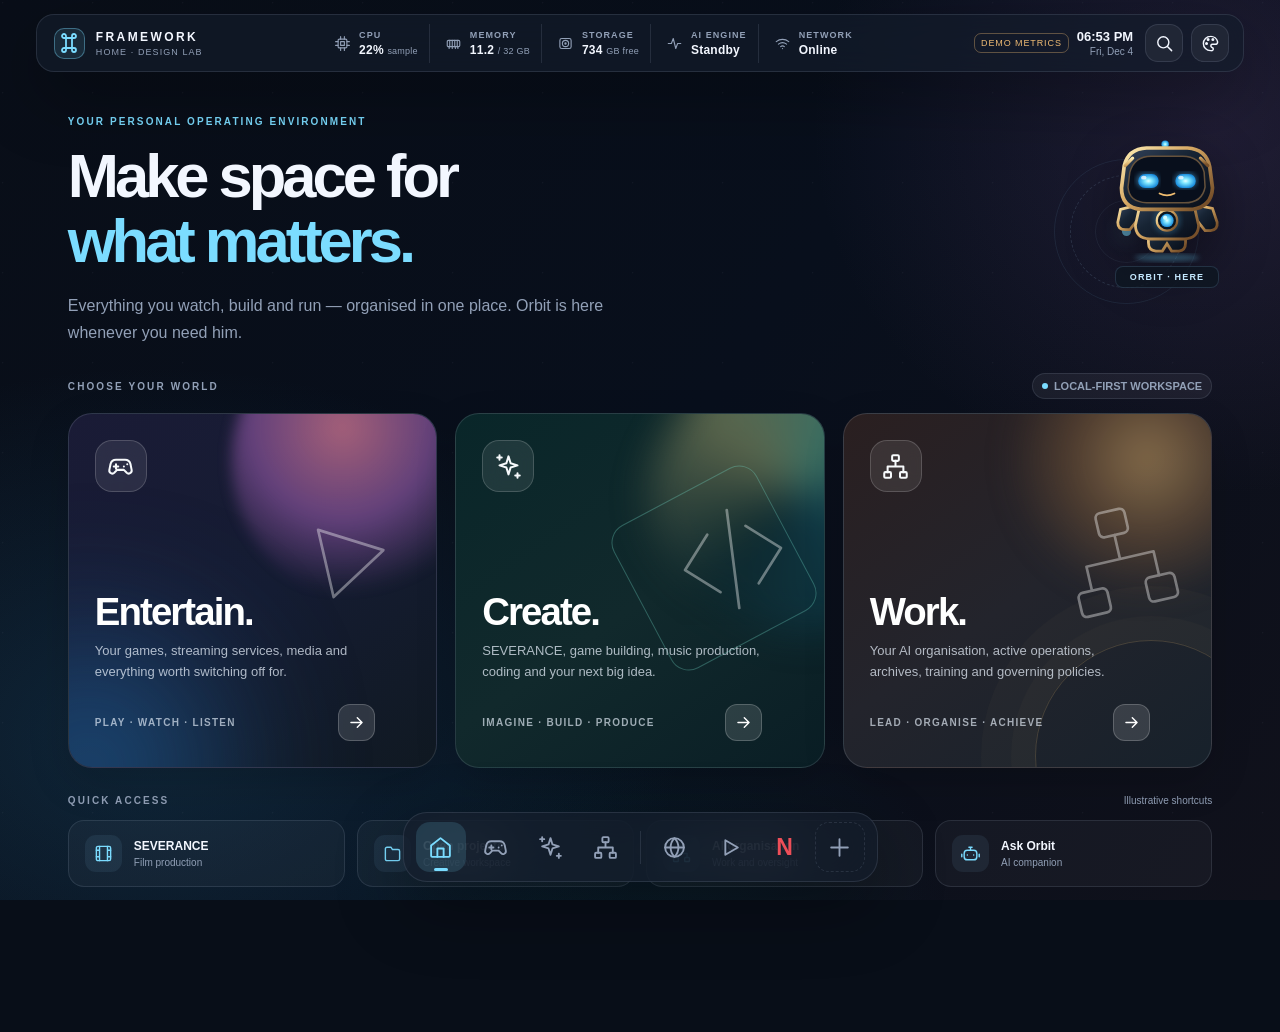
<file: framework-command/references/FRAMEWORK_HOME_DESIGN_LAB_v1.html>
<!DOCTYPE html>
<html lang="en">
<head>
<meta charset="UTF-8" />
<meta name="viewport" content="width=device-width, initial-scale=1.0" />
<meta name="color-scheme" content="dark light" />
<title>Framework Home — Design Lab</title>
<style>
/* =============================================================
   FRAMEWORK HOME — SINGLE FILE VISUAL PROTOTYPE
   No external libraries, fonts or assets are required.
   EASIEST THEME EDITS: See the :root variables just below.
   This file is a design prototype, not a Windows shell.
   ============================================================= */
:root {
  --accent: #7bdcff;           /* Main interaction colour */
  --gold: #f0bc74;             /* Orbit / work accent */
  --radius: 24px;              /* Main card corner radius */
  --glass: .69;                /* 0 = clear, 1 = opaque */
  --blur: 26px;                /* Frosted background blur */
  --scale: 1;                  /* Main interface scale */
  --dock-size: 50px;
  --bg: #080e18;
  --surface: #131c2b;
  --surface-strong: #1d2839;
  --text: #f3f7ff;
  --muted: #92a0b7;
  --line: rgba(208,229,255,.115);
  --shadow: 0 24px 70px rgba(0,0,0,.32);
}
* { box-sizing: border-box; }
html,body {margin:0;min-height:100%;}
html {scroll-behavior:smooth;}
body {
  font-family:Inter,ui-sans-serif,-apple-system,BlinkMacSystemFont,"Segoe UI",Arial,sans-serif;
  color:var(--text); background:var(--bg); overflow-x:hidden;
  -webkit-font-smoothing: antialiased;
}
button,input,select {font:inherit;} button {cursor:pointer;} button:focus-visible,input:focus-visible,a:focus-visible {outline:2px solid var(--accent);outline-offset:3px;}
a {color:inherit;text-decoration:none;}
[hidden] {display:none !important;}
.icon {width:19px;height:19px;display:inline-block;flex:none;vertical-align:middle;stroke:currentColor;stroke-width:1.8;stroke-linecap:round;stroke-linejoin:round;fill:none;}
.icon.sm{width:15px;height:15px}.icon.xs{width:12px;height:12px}.icon.lg{width:24px;height:24px}.icon.xl{width:30px;height:30px}
button { -webkit-tap-highlight-color:transparent; }
.icon-button {border:1px solid var(--line);background:rgba(255,255,255,.05);color:inherit;border-radius:13px;display:inline-flex;align-items:center;justify-content:center;width:38px;height:38px;transition:.2s ease;}
.icon-button:hover {background:rgba(255,255,255,.12);border-color:rgba(255,255,255,.28);transform:translateY(-1px);}
.primary-btn,.ghost-btn,.mini-btn {display:inline-flex;align-items:center;justify-content:center;gap:8px;border-radius:13px;white-space:nowrap;transition:background .2s,border-color .2s,transform .2s;}
.primary-btn {border:1px solid var(--accent);background:var(--accent);color:#06131c;font-weight:750;padding:11px 17px;}
.primary-btn:hover {filter:brightness(1.09);transform:translateY(-1px);}
.ghost-btn {background:rgba(255,255,255,.055);color:var(--text);border:1px solid var(--line);padding:10px 14px;}
.ghost-btn:hover,.mini-btn:hover {background:rgba(255,255,255,.13);}
.mini-btn {padding:7px 11px;background:rgba(255,255,255,.06);color:var(--text);border:1px solid var(--line);font-size:12px;}
.eyebrow {font-size:10px;font-weight:800;letter-spacing:.21em;text-transform:uppercase;color:var(--muted);}
.muted{color:var(--muted)} .nowrap{white-space:nowrap}
.chip{display:inline-flex;align-items:center;gap:6px;border:1px solid var(--line);background:rgba(255,255,255,.055);border-radius:30px;padding:6px 9px;color:var(--muted);font-size:11px;font-weight:650;}
.chip .dot{width:6px;height:6px;border-radius:50%;background:var(--accent)}
.chip.demo{color:#eebc8a;border-color:rgba(240,188,116,.24);background:rgba(240,188,116,.09);}
.pane {background:color-mix(in srgb,var(--surface) calc(var(--glass)*100%),transparent);backdrop-filter:blur(var(--blur));-webkit-backdrop-filter:blur(var(--blur));border:1px solid var(--line);box-shadow:var(--shadow);}

/* Wallpapers are CSS-only, so this page works completely offline. */
.wallpaper{position:fixed;inset:0;z-index:-2;pointer-events:none;background:
 radial-gradient(ellipse 55% 55% at 12% 82%,rgba(34,103,141,.27),transparent 75%),
 radial-gradient(ellipse 40% 52% at 95% 14%,rgba(111,78,144,.21),transparent 79%),
 radial-gradient(ellipse 30% 45% at 50% 110%,rgba(0,99,108,.16),transparent 85%),
 linear-gradient(125deg,#090e18 0%,#080f1c 52%,#10111b 100%);}
.wallpaper:after {content:"";position:absolute;inset:0;opacity:.24;background-image:url("data:image/svg+xml,%3Csvg viewBox='0 0 160 160' xmlns='http://www.w3.org/2000/svg'%3E%3Ccircle cx='5' cy='5' r='.65' fill='%23b1c0d3'/%3E%3C/svg%3E");background-size:90px 90px;}
body[data-wallpaper="aurora"] .wallpaper {background:radial-gradient(ellipse 60% 60% at 28% 96%,rgba(21,180,168,.28),transparent 75%),radial-gradient(ellipse 42% 50% at 82% 5%,rgba(122,90,232,.27),transparent 77%),linear-gradient(140deg,#07141d,#0e1026 60%,#102225);}
body[data-wallpaper="ember"] .wallpaper {background:radial-gradient(ellipse 55% 60% at 8% 80%,rgba(170,68,33,.26),transparent 75%),radial-gradient(ellipse 55% 53% at 94% 4%,rgba(128,84,57,.18),transparent 76%),linear-gradient(125deg,#160e12,#15121c 58%,#151013);}
body[data-wallpaper="midnight"] .wallpaper {background:radial-gradient(ellipse 48% 50% at 90% 99%,rgba(46,73,136,.17),transparent 78%),linear-gradient(125deg,#070a11,#0a101a 80%,#080c15);}
body[data-theme="light"]{--bg:#e6ebf4;--surface:#f7faff;--surface-strong:#e9eef7;--text:#182435;--muted:#637188;--line:rgba(40,64,94,.16);--shadow:0 20px 50px rgba(50,67,102,.12);}
body[data-theme="light"] .wallpaper{background:radial-gradient(ellipse 55% 54% at 10% 70%,#b9d6e8,transparent 78%),radial-gradient(ellipse 50% 55% at 99% 3%,#d3c7ec,transparent 79%),linear-gradient(135deg,#f3f7ff,#e7edf7);}
body[data-theme="light"] .wallpaper:after{opacity:.08}
body[data-theme="light"] .section-card,body[data-theme="light"] .feature-hero {color:#f7faff;}
body[data-theme="light"] .ghost-btn,body[data-theme="light"] .icon-button,body[data-theme="light"] .mini-btn {background:rgba(20,33,55,.035);}
body[data-theme="light"] .primary-btn{color:#051620}
body[data-theme="light"] .dock button.active,body[data-theme="light"] .dock button:hover{background:rgba(22,61,93,.1)}

/* Fixed translucent top status bar */
.topbar {position:fixed;top:14px;left:clamp(12px,2.8vw,44px);right:clamp(12px,2.8vw,44px);height:58px;padding:0 14px 0 17px;border-radius:18px;display:flex;align-items:center;justify-content:space-between;gap:12px;z-index:20;}
.brand {display:flex;align-items:center;gap:11px;min-width:160px;}
.brand-symbol {width:31px;height:31px;display:grid;place-items:center;color:var(--accent);border:1px solid color-mix(in srgb,var(--accent) 38%,transparent);border-radius:10px;background:color-mix(in srgb,var(--accent) 10%,transparent);}
.brand-copy strong {font-size:12px;letter-spacing:.20em;display:block;font-weight:830}.brand-copy small {font-size:9px;color:var(--muted);letter-spacing:.12em;display:block;margin-top:3px}
.health {display:flex;align-items:center;justify-content:center;gap:5px;min-width:0;}
.metric {height:39px;min-width:78px;padding:5px 11px;border-right:1px solid var(--line);display:flex;align-items:center;gap:9px;}
.metric:last-child{border-right:none}
.metric .icon{color:var(--muted);width:15px;height:15px;}
.metric-text{min-width:0}.metric-label{font-size:9px;letter-spacing:.12em;text-transform:uppercase;color:var(--muted);font-weight:800}.metric-value{font-size:12px;font-weight:750;letter-spacing:.02em;margin-top:3px;font-variant-numeric:tabular-nums}
.metric-value .small{font-size:9px;font-weight:500;color:var(--muted)}
.top-actions{display:flex;align-items:center;gap:8px;white-space:nowrap;}.time-block{text-align:right;margin-right:4px;}.time-block .time{font-weight:760;font-size:13px}.time-block .date{color:var(--muted);font-size:10px;margin-top:2px}
.demo-pill{font-size:9px;color:var(--gold);letter-spacing:.1em;border:1px solid color-mix(in srgb,var(--gold) 35%,transparent);padding:4px 6px;border-radius:7px}

/* Workspace */
#mainContent {max-width:1580px;margin:0 auto;min-height:100vh;padding:116px clamp(24px,5.3vw,100px) 145px;position:relative;transform-origin:top center;}
.view {animation:arrive .35s ease both;}
@keyframes arrive{from{opacity:0;transform:translateY(10px)}to{opacity:1;transform:translateY(0)}}
.home-head{display:flex;align-items:center;justify-content:space-between;min-height:187px;margin-bottom:27px;position:relative;}
.hero-left{max-width:770px}.hero-left .eyebrow{color:var(--accent);margin-bottom:17px;}
.home-head h1{font-size:clamp(38px,4.8vw,70px);font-weight:770;line-height:1.05;letter-spacing:-.065em;margin:0;}
.home-head h1 em{font-style:normal;color:var(--accent);font-weight:640;}
.home-head p{font-size:clamp(13px,1.25vw,16px);color:var(--muted);max-width:590px;margin:19px 0 0;line-height:1.7}
.hero-right{position:relative;min-width:240px;align-self:stretch;display:flex;align-items:center;justify-content:flex-end;padding-right:13px;}
.decor-orbit {width:145px;height:145px;border:1px solid rgba(120,178,210,.17);border-radius:50%;display:grid;place-items:center;position:relative;opacity:.64}
.decor-orbit:before,.decor-orbit:after{content:"";position:absolute;inset:15px;border:1px dashed rgba(144,181,212,.27);border-radius:50%;}.decor-orbit:after{inset:40px;border-style:solid;opacity:.5}.decor-orbit .center{width:9px;height:9px;background:var(--accent);box-shadow:0 0 22px var(--accent);border-radius:50%}
.decor-orbit span{position:absolute;top:17px;right:12px;width:8px;height:8px;background:var(--gold);border-radius:50%}
.home-tools{display:flex;align-items:center;justify-content:space-between;gap:15px;margin:0 0 14px}.home-tools .eyebrow {color:var(--muted)}
.sections-grid{display:grid;grid-template-columns:repeat(3,minmax(0,1fr));gap:18px}
.section-card{position:relative;overflow:hidden;min-height:355px;border-radius:var(--radius);text-align:left;display:flex;flex-direction:column;justify-content:space-between;padding:26px;background:#111d2b;color:white;border:1px solid rgba(220,235,255,.13);box-shadow:0 15px 40px rgba(0,0,0,.16);transition:transform .26s,box-shadow .26s,border-color .26s;isolation:isolate}
.section-card:hover{transform:translateY(-7px);box-shadow:0 25px 60px rgba(0,0,0,.27);border-color:rgba(226,241,255,.32)}
.section-card:before,.section-card:after{content:"";position:absolute;z-index:-1;pointer-events:none}
.section-card.entertain {background:linear-gradient(145deg,#1a1b36,#151c32 52%,#101922)}
.section-card.entertain:before{width:285px;height:285px;right:-80px;top:-95px;border-radius:50%;background:radial-gradient(circle at 39% 38%,#ea829b 0%,#88539e 37%,transparent 67%);filter:blur(7px);opacity:.67}
.section-card.entertain:after{width:260px;height:260px;bottom:-130px;left:-110px;border-radius:50%;background:#2067a5;filter:blur(75px);opacity:.58}
.section-card.create {background:linear-gradient(145deg,#092629,#11292c 52%,#0a1e25)}
.section-card.create:before{height:270px;width:270px;right:-105px;top:-60px;background:conic-gradient(from 10deg,#75e0c1,#135d79,#0b2a33,#d6c881,#75e0c1);border-radius:40%;filter:blur(19px);opacity:.39;transform:rotate(32deg)}
.section-card.create:after{height:160px;width:160px;right:29px;top:73px;border:1px solid rgba(118,222,203,.31);border-radius:20px;transform:rotate(-28deg)}
.section-card.work {background:linear-gradient(145deg,#2a1f20,#23242c 50%,#17212b)}
.section-card.work:before{width:280px;height:280px;right:-76px;top:-95px;background:radial-gradient(circle,#d9ac68 0%,#755537 38%,transparent 72%);filter:blur(15px);opacity:.53}
.section-card.work:after{width:230px;height:230px;right:-56px;bottom:-105px;border:1px solid rgba(245,198,120,.19);border-radius:50%;box-shadow:0 0 0 24px rgba(241,184,111,.025),0 0 0 54px rgba(241,184,111,.025)}
.section-icon {width:52px;height:52px;border-radius:17px;display:grid;place-items:center;background:rgba(255,255,255,.085);border:1px solid rgba(255,255,255,.17);color:#f7fafc;backdrop-filter:blur(9px)}
.section-icon .icon{width:27px;height:27px}.card-art{position:absolute;top:86px;right:32px;opacity:.38;pointer-events:none}.card-art .icon{width:118px;height:118px;stroke-width:.55;transform:rotate(-13deg)}
.section-card h2{font-size:clamp(30px,3vw,42px);letter-spacing:-.05em;line-height:1;margin:0 0 9px;font-weight:780}.section-card .card-desc{color:rgba(235,244,255,.72);font-size:13px;line-height:1.62;max-width:280px;margin:0}
.card-bottom{display:flex;justify-content:space-between;align-items:center;gap:10px;margin-top:22px}.card-label{font-size:10px;letter-spacing:.13em;text-transform:uppercase;color:rgba(235,244,255,.65);font-weight:750}.card-go{width:37px;height:37px;border-radius:12px;background:rgba(255,255,255,.13);border:1px solid rgba(255,255,255,.2);display:grid;place-items:center}
.recent{margin-top:27px;display:flex;flex-direction:column;gap:14px}.recent-head{display:flex;align-items:center;justify-content:space-between;}.recent-grid{display:grid;grid-template-columns:repeat(4,1fr);gap:12px}
.recent-tile{padding:14px 16px;display:flex;align-items:center;gap:12px;border-radius:16px;text-align:left;transition:background .15s,transform .15s;background:rgba(255,255,255,.035);border:1px solid var(--line);color:var(--text);min-width:0}
.recent-tile:hover{background:rgba(255,255,255,.085);transform:translateY(-2px)}
.recent-tile .small-icon{height:37px;width:37px;display:grid;place-items:center;border-radius:11px;background:rgba(128,187,233,.09);color:var(--accent)}
.recent-tile b{font-size:12px;display:block;white-space:nowrap;overflow:hidden;text-overflow:ellipsis}.recent-tile small{font-size:10px;color:var(--muted);display:block;margin-top:4px}

/* Persistent dock */
.dock-wrap{position:fixed;z-index:21;bottom:18px;left:0;right:0;display:flex;justify-content:center;pointer-events:none;padding:0 14px;}
.dock{pointer-events:auto;display:flex;align-items:center;gap:5px;padding:9px 12px;border-radius:24px;max-width:calc(100vw - 22px);overflow-x:auto;scrollbar-width:none;}
.dock::-webkit-scrollbar{display:none}.dock button{background:none;color:var(--muted);border:0;border-radius:14px;min-width:var(--dock-size);height:var(--dock-size);display:flex;justify-content:center;align-items:center;position:relative;transition:transform .2s,background .2s,color .2s;}
.dock button:hover{background:rgba(255,255,255,.09);color:var(--text);transform:translateY(-5px)}.dock button.active{background:color-mix(in srgb,var(--accent) 15%,transparent);color:var(--accent)}.dock button .icon{width:25px;height:25px}.dock button.active:after{content:"";height:3px;width:14px;border-radius:5px;position:absolute;bottom:1px;background:var(--accent)}
.dock .divider{height:33px;width:1px;background:var(--line);margin:0 4px;flex:none}.dock .dock-label{position:absolute;left:50%;bottom:calc(100% + 13px);transform:translateX(-50%) translateY(6px);font-size:11px;background:var(--surface-strong);color:var(--text);padding:7px 10px;border-radius:8px;border:1px solid var(--line);opacity:0;pointer-events:none;white-space:nowrap;transition:.2s;box-shadow:var(--shadow)}
.dock button:hover .dock-label,.dock button:focus-visible .dock-label{opacity:1;transform:translateX(-50%) translateY(0)}
.dock button.dock-add{border:1px dashed var(--line);width:var(--dock-size);min-width:var(--dock-size);height:var(--dock-size);}

/* Section pages */
.section-view-header{display:flex;justify-content:space-between;align-items:flex-end;gap:20px;margin:18px 0 28px;padding-right:145px;}
.section-view-header .eyebrow{color:var(--accent);margin-bottom:12px}.section-view-header h1{font-size:clamp(39px,5vw,64px);margin:0;line-height:1;letter-spacing:-.06em;font-weight:780}.section-view-header p{color:var(--muted);line-height:1.6;font-size:14px;margin:14px 0 0}.view-actions{display:flex;gap:10px;flex-wrap:wrap;justify-content:flex-end}
.feature-hero {border:1px solid var(--line);border-radius:var(--radius);padding:29px;min-height:175px;background:linear-gradient(115deg,#1c2743,#222042 58%,#40304e);display:flex;align-items:center;justify-content:space-between;overflow:hidden;position:relative;isolation:isolate}
.feature-hero:before{content:"";position:absolute;right:-50px;top:-140px;border:1px solid rgba(255,255,255,.2);width:340px;height:340px;border-radius:50%;box-shadow:0 0 0 60px rgba(255,255,255,.017),0 0 0 120px rgba(255,255,255,.014);z-index:-1}.feature-hero h2{margin:8px 0 9px;font-size:25px;letter-spacing:-.035em}.feature-hero p{margin:0;color:#b9c5dd;font-size:13px;max-width:540px;line-height:1.6}.feature-hero .icon{width:78px;height:78px;opacity:.75}
.subheading{display:flex;align-items:center;justify-content:space-between;margin:28px 0 14px;gap:10px}.subheading h2{font-size:16px;margin:0;letter-spacing:-.02em}.subheading span{color:var(--muted);font-size:11px}
.app-grid{display:grid;grid-template-columns:repeat(5,minmax(0,1fr));gap:13px}.app-card{min-width:0;border:1px solid var(--line);border-radius:19px;padding:18px 15px;text-align:left;background:rgba(255,255,255,.035);color:var(--text);transition:transform .2s,background .2s,border-color .2s;position:relative;}
.app-card:hover{transform:translateY(-4px);background:rgba(255,255,255,.08);border-color:color-mix(in srgb,var(--accent) 40%,transparent)}
.app-logo{width:53px;height:53px;border-radius:17px;display:grid;place-items:center;background:var(--logo-bg,#1c2938);color:var(--logo-color,#fff);font-size:25px;font-weight:850;box-shadow:inset 0 1px 1px rgba(255,255,255,.15)}
.app-card h3{font-size:13px;margin:16px 0 4px}.app-card p{font-size:11px;color:var(--muted);margin:0;line-height:1.45;min-height:29px}.pin-btn{position:absolute;top:15px;right:12px;border:0;background:none;color:var(--muted);padding:5px}.pin-btn:hover,.pin-btn.is-pinned{color:var(--accent)}
.project-grid{display:grid;grid-template-columns:repeat(2,minmax(0,1fr));gap:15px}.project-card{position:relative;border-radius:var(--radius);border:1px solid var(--line);background:rgba(255,255,255,.04);padding:23px;min-height:230px;display:flex;flex-direction:column;justify-content:space-between;overflow:hidden;cursor:pointer;transition:.2s}
.project-card:hover{transform:translateY(-4px);border-color:color-mix(in srgb,var(--accent) 40%,transparent);background:rgba(255,255,255,.072)}
.project-card:after{content:"";position:absolute;right:-55px;bottom:-92px;width:220px;height:220px;background:var(--project-glow);filter:blur(75px);opacity:.36;z-index:-1}.project-card .project-top{display:flex;justify-content:space-between;align-items:center}.project-card .project-icon{height:51px;width:51px;border:1px solid var(--line);border-radius:15px;background:rgba(255,255,255,.06);display:grid;place-items:center;color:var(--project-color,var(--accent));}
.project-card h3{font-size:24px;letter-spacing:-.045em;margin:13px 0 7px}.project-card p{font-size:12px;line-height:1.6;color:var(--muted);margin:0;max-width:360px}.project-card .project-bottom{display:flex;justify-content:space-between;align-items:center;margin-top:20px;gap:10px;font-size:11px;color:var(--muted)}
.work-summary{display:grid;grid-template-columns:1fr 1fr;gap:14px}.officer{padding:21px;border-radius:var(--radius);position:relative;overflow:hidden}.officer:before{content:"";position:absolute;width:145px;height:145px;border-radius:50%;filter:blur(65px);right:-30px;bottom:-60px;background:var(--officer-glow);opacity:.35;pointer-events:none}
.officer .officer-top{display:flex;align-items:center;gap:12px}.officer .officer-avatar{height:48px;width:48px;display:grid;place-items:center;background:rgba(255,255,255,.075);border-radius:14px;border:1px solid var(--line)}.officer h3{font-size:16px;margin:0}.officer p{font-size:11px;color:var(--muted);margin:5px 0 0}.officer .officer-status{margin-top:22px;display:flex;justify-content:space-between;align-items:center;gap:12px;color:var(--muted);font-size:12px}
.tabbar{display:flex;gap:6px;overflow-x:auto;border-bottom:1px solid var(--line);padding-bottom:12px;margin-top:26px;scrollbar-width:none}.tabbar button{border:0;background:transparent;color:var(--muted);font-size:12px;font-weight:680;padding:10px 15px;border-radius:11px;white-space:nowrap;display:flex;align-items:center;gap:8px;}
.tabbar button:hover{background:rgba(255,255,255,.06);color:var(--text)}.tabbar button.active{background:color-mix(in srgb,var(--accent) 14%,transparent);color:var(--accent)}
.work-panel{padding:22px 0 5px;animation:arrive .3s ease}.org-layout{display:grid;grid-template-columns:minmax(0,1.3fr) minmax(260px,.7fr);gap:18px}.org-tree,.agent-detail,.vault-card{border:1px solid var(--line);border-radius:var(--radius);padding:20px;background:rgba(255,255,255,.035)}
.org-title{display:flex;justify-content:space-between;align-items:center;margin-bottom:15px;gap:12px}.org-title h3{margin:0;font-size:14px}.org-title small{font-size:10px;color:var(--muted)}
.tree-root{font-size:12px;background:color-mix(in srgb,var(--gold) 11%,transparent);padding:10px 13px;border:1px solid color-mix(in srgb,var(--gold) 22%,transparent);border-radius:12px;display:flex;justify-content:space-between;gap:10px}
.tree-lines{border-left:1px solid color-mix(in srgb,var(--gold) 22%,transparent);margin-left:14px;padding:6px 0 0 13px}
.agent-row{display:flex;align-items:center;gap:8px;width:100%;border:1px solid transparent;color:var(--text);border-radius:10px;background:transparent;text-align:left;padding:8px 9px;font-size:12px;transition:background .15s,border .15s;min-width:0}
.agent-row:hover,.agent-row.selected{background:rgba(255,255,255,.07);border-color:var(--line)}.agent-row .name{flex:1;overflow:hidden;text-overflow:ellipsis;white-space:nowrap}.agent-row .status-dot{height:7px;width:7px;border-radius:50%;background:#708097;flex:none}.agent-row .status-dot.active{background:#5ce4bc;box-shadow:0 0 10px #4bdbb08a}.agent-row .status-dot.queued{background:#f1c178}.agent-row .status-dot.standby{background:#7e8a9c}
.tree-director{border:1px solid var(--line);border-radius:13px;padding:7px;margin-top:8px;background:rgba(255,255,255,.02)}.tree-branch{border-left:1px solid var(--line);padding-left:13px;margin-left:14px}.tree-lead{margin:3px 0}.tree-toggle{height:22px;width:22px;border-radius:7px;background:rgba(255,255,255,.055);border:0;color:var(--muted);display:grid;place-items:center;flex:none}.tree-toggle .icon{width:12px;height:12px}
.agent-detail{align-self:start;position:sticky;top:98px;min-height:265px}.agent-detail h3{font-size:20px;margin:16px 0 7px;letter-spacing:-.035em}.agent-detail p{color:var(--muted);font-size:12px;line-height:1.7;margin:0}.detail-status{display:flex;align-items:center;gap:7px;margin:12px 0;padding:8px 10px;border-radius:10px;background:rgba(255,255,255,.045);font-size:11px}.detail-kv{display:grid;grid-template-columns:95px 1fr;gap:12px;border-top:1px solid var(--line);padding:13px 0;font-size:11px}.detail-kv span:first-child{color:var(--muted)}
.vault-grid{display:grid;grid-template-columns:repeat(3,minmax(0,1fr));gap:14px}.vault-card{min-height:185px;display:flex;flex-direction:column;gap:12px}.vault-card .icon{color:var(--accent);width:25px;height:25px}.vault-card h3{font-size:14px;margin:0}.vault-card p{font-size:12px;color:var(--muted);line-height:1.6;margin:0;flex:1}.vault-footer{display:flex;align-items:center;justify-content:space-between;gap:7px;font-size:10px;color:var(--muted)}

/* Orbit companion — custom drawn vector, no external image */
.orbit-float{position:fixed;z-index:28;left:calc(100vw - 178px);top:135px;width:130px;height:153px;cursor:grab;user-select:none;touch-action:none;transition:filter .2s;}
.orbit-float:active{cursor:grabbing}.orbit-float:hover{filter:brightness(1.12)}.orbit-float.hidden-orbit{opacity:0;pointer-events:none;transform:scale(.6)}
.orbit-float .robot-art{width:100%;height:130px;overflow:visible;filter:drop-shadow(0 18px 26px rgba(0,0,0,.4));animation:hoverbot 4.2s ease-in-out infinite;pointer-events:none}
.orbit-float .orbit-caption{position:absolute;bottom:0;left:13px;right:13px;text-align:center;padding:5px 3px;font-size:9px;letter-spacing:.13em;font-weight:780;border-radius:8px;background:rgba(14,22,34,.82);color:#c5e9ff;border:1px solid rgba(135,188,237,.17);}
@keyframes hoverbot{0%,100%{transform:translateY(0) rotate(-2deg)}50%{transform:translateY(-9px) rotate(2deg)}}
.orbit-float .glow-halo{position:absolute;left:13px;right:13px;top:15px;height:94px;background:radial-gradient(circle,rgba(93,194,255,.21),transparent 70%);z-index:-1;pointer-events:none}
.orbit-panel{position:fixed;z-index:29;right:45px;top:285px;width:380px;max-height:min(510px,calc(100vh - 365px));min-height:275px;display:flex;flex-direction:column;border-radius:21px;overflow:hidden;box-shadow:0 30px 95px rgba(0,0,0,.55);}
.chat-head{padding:15px 18px;border-bottom:1px solid var(--line);display:flex;align-items:center;justify-content:space-between;gap:8px}.chat-head strong{font-size:13px}.chat-head small{display:block;font-size:10px;color:var(--muted);margin-top:3px}.chat-body{padding:16px;overflow-y:auto;flex:1;min-height:100px;display:flex;flex-direction:column;gap:11px}.bubble{font-size:12px;line-height:1.55;max-width:92%;padding:10px 12px;border-radius:14px;background:rgba(255,255,255,.075);align-self:flex-start;word-wrap:break-word}.bubble.user{background:color-mix(in srgb,var(--accent) 20%,transparent);align-self:flex-end}.bubble .route-label{font-size:10px;color:var(--accent);font-weight:800;display:block;margin-bottom:5px}.chat-input{padding:12px;display:flex;align-items:center;gap:8px;border-top:1px solid var(--line)}.chat-input input{flex:1;min-width:0;border:1px solid var(--line);border-radius:11px;background:rgba(255,255,255,.045);color:var(--text);outline:0;padding:12px;font-size:12px}.chat-input input:focus{border-color:var(--accent)}.chat-input button{width:39px;height:39px;border:0;border-radius:11px;background:var(--accent);color:#06131c;display:grid;place-items:center}

/* Overlay drawers, modals, search and design panel */
.scrim{position:fixed;inset:0;z-index:38;background:rgba(1,7,16,.6);backdrop-filter:blur(5px);}
.drawer{position:fixed;z-index:39;right:0;top:0;height:100dvh;width:min(410px,100vw);padding:29px 24px 32px;overflow-y:auto;background:var(--surface);border-left:1px solid var(--line);box-shadow:-20px 0 70px rgba(0,0,0,.35);}
.drawer-head{display:flex;justify-content:space-between;align-items:flex-start;gap:12px;margin-bottom:27px}.drawer-head h2{font-size:25px;letter-spacing:-.045em;margin:6px 0 0}.setting-group{border-top:1px solid var(--line);padding:19px 0}.setting-group h3{margin:0 0 12px;font-size:12px;letter-spacing:.035em}.setting-group p{font-size:11px;line-height:1.55;color:var(--muted);margin:0 0 13px}.choice-row{display:flex;gap:8px;flex-wrap:wrap}.choice-row button{flex:1;border:1px solid var(--line);padding:10px 12px;min-width:85px;border-radius:11px;color:var(--text);background:rgba(255,255,255,.04);font-size:12px}.choice-row button.selected{border-color:var(--accent);background:color-mix(in srgb,var(--accent) 12%,transparent);color:var(--accent)}
.swatches{display:flex;gap:9px;align-items:center;flex-wrap:wrap}.swatch{height:33px;width:33px;border-radius:11px;border:2px solid transparent;outline:0;position:relative}.swatch.selected{outline:2px solid var(--text);outline-offset:3px}.color-input{width:38px;height:34px;border:0;background:none;padding:0;cursor:pointer}
.range-setting{display:flex;align-items:center;gap:13px;margin:13px 0}.range-setting label{font-size:11px;color:var(--muted);min-width:84px}.range-setting input{flex:1;accent-color:var(--accent);min-width:0}.range-setting output{font-size:11px;font-variant-numeric:tabular-nums;width:37px;text-align:right}
.toggle-setting{display:flex;justify-content:space-between;align-items:center;gap:10px;font-size:12px;padding:10px 0}.toggle-setting input{accent-color:var(--accent);height:18px;width:18px;}
.setting-actions{display:flex;flex-wrap:wrap;gap:8px}.setting-actions button{flex:1}.drawer-note{font-size:11px;color:var(--muted);line-height:1.65;border-left:2px solid var(--gold);padding-left:11px;margin-top:14px}
.modal{position:fixed;z-index:41;left:50%;top:50%;transform:translate(-50%,-50%);width:min(510px,calc(100vw - 28px));max-height:80vh;overflow-y:auto;padding:24px;border-radius:22px}.modal-header{display:flex;justify-content:space-between;gap:12px;align-items:center}.modal h2{margin:0 0 7px;font-size:21px;letter-spacing:-.03em}.modal p{color:var(--muted);line-height:1.65;font-size:12px}.field{margin-top:14px}.field label{font-size:11px;color:var(--muted);display:block;margin-bottom:7px}.field input,.field select{width:100%;border-radius:12px;border:1px solid var(--line);background:rgba(255,255,255,.055);color:var(--text);padding:11px 12px;outline:0}.field select option{background:#192333;color:white}.modal-footer{display:flex;justify-content:flex-end;gap:8px;margin-top:20px}.app-list{display:flex;flex-direction:column;gap:8px;max-height:260px;overflow-y:auto;margin:16px 0}.app-list-row{display:flex;align-items:center;gap:10px;font-size:12px;border:1px solid var(--line);border-radius:11px;padding:8px 10px}.app-list-row strong{flex:1}.app-list-row .icon-button{height:28px;width:28px;border-radius:8px}
.search-modal{position:fixed;z-index:41;left:50%;top:17%;transform:translateX(-50%);width:min(580px,calc(100vw - 26px));border-radius:20px;overflow:hidden;}.search-field{padding:17px;display:flex;align-items:center;gap:13px;border-bottom:1px solid var(--line)}.search-field input{font-size:16px;flex:1;min-width:0;color:var(--text);background:none;outline:none;border:0}.search-field input::placeholder{color:var(--muted)}.search-results{max-height:430px;overflow-y:auto;padding:10px}.search-result{display:flex;align-items:center;gap:12px;border:0;border-radius:11px;background:none;color:var(--text);padding:11px;width:100%;text-align:left}.search-result:hover{background:rgba(255,255,255,.075)}.search-result .icon{color:var(--accent)}.search-result span{flex:1}.search-result small{font-size:10px;color:var(--muted)}
.toast{position:fixed;left:50%;bottom:112px;transform:translateX(-50%) translateY(12px);z-index:50;max-width:min(520px,90vw);border-radius:12px;padding:11px 16px;font-size:12px;color:var(--text);opacity:0;pointer-events:none;transition:.23s;background:var(--surface-strong);border:1px solid var(--line);box-shadow:var(--shadow);text-align:center}.toast.show{opacity:1;transform:translateX(-50%) translateY(0)}

@media(max-width:1150px){.metric:nth-child(3),.metric:nth-child(4){display:none}.sections-grid{gap:12px}.section-card{min-height:325px;padding:21px}.recent-grid{grid-template-columns:repeat(2,1fr)}}
@media(max-width:850px){.section-view-header{padding-right:96px}.health{display:none}.topbar{top:8px;height:54px}.home-head{min-height:167px}.hero-right{display:none}.sections-grid{grid-template-columns:1fr}.section-card{min-height:210px}.section-card h2{font-size:32px}.section-card .card-desc{max-width:450px}.card-art{top:45px}.section-view-header{align-items:flex-start}.app-grid{grid-template-columns:repeat(3,1fr)}.project-grid{grid-template-columns:1fr}.org-layout{grid-template-columns:1fr}.agent-detail{position:static}.orbit-float{left:auto;right:12px;top:88px;width:96px;height:119px}.orbit-float .robot-art{height:105px}.orbit-float .orbit-caption{bottom:0;font-size:8px}.orbit-panel{right:12px;top:205px;max-height:50vh}.vault-grid{grid-template-columns:1fr 1fr}}
@media(max-width:600px){.section-view-header{padding-right:82px}#mainContent{padding:93px 17px 125px}.brand-copy small{display:none}.brand{min-width:0}.brand-copy strong{font-size:10px}.top-actions{gap:6px}.demo-pill{display:none}.time-block .date{display:none}.home-head h1{font-size:41px}.home-head p{max-width:85%;font-size:13px}.section-card{min-height:195px}.recent-grid{grid-template-columns:1fr 1fr}.recent-tile{padding:11px 9px;gap:8px}.recent-tile .small-icon{height:30px;width:30px}.recent-tile b{font-size:11px}.recent-tile small{font-size:9px}.section-view-header{flex-direction:column}.section-view-header h1{font-size:46px}.feature-hero{padding:21px;min-height:150px}.feature-hero .icon{width:55px}.app-grid{grid-template-columns:repeat(2,minmax(0,1fr))}.work-summary{grid-template-columns:1fr}.vault-grid{grid-template-columns:1fr}.dock{padding:7px;gap:2px;border-radius:20px}.orbit-panel{width:calc(100vw - 24px);left:12px;right:12px;max-height:55vh}.orbit-float{top:100px;right:8px;width:78px;height:98px}.orbit-float .robot-art{height:89px}.orbit-float .orbit-caption{display:none}}
@media(prefers-reduced-motion:reduce){*,*:before,*:after{animation:none !important;scroll-behavior:auto !important;transition:none !important;}}
body[data-reduced-motion="true"] *,body[data-reduced-motion="true"] *:before,body[data-reduced-motion="true"] *:after{animation:none !important;transition:none !important;}
</style>
</head>
<body data-theme="dark" data-wallpaper="cosmos">
<!-- Inline SVG icon library: edit these symbols to change any interface icon. -->
<svg style="position:absolute;width:0;height:0;overflow:hidden" xmlns="http://www.w3.org/2000/svg" aria-hidden="true">
  <symbol id="i-command" viewBox="0 0 24 24"><path d="M9 7V5a2 2 0 1 0-2 2h10a2 2 0 1 0-2-2v14a2 2 0 1 0 2-2H7a2 2 0 1 0 2 2V5"/></symbol>
  <symbol id="i-home" viewBox="0 0 24 24"><path d="m3 10 9-7 9 7v10a1 1 0 0 1-1 1H4a1 1 0 0 1-1-1z"/><path d="M9 21v-8h6v8"/></symbol>
  <symbol id="i-game" viewBox="0 0 24 24"><path d="M6 12h4m-2-2v4m7-2h.01M18 10h.01M8 6h8a5 5 0 0 1 4.85 3.8l1.05 5.2c.55 2.7-2.7 4.4-4.55 2.4L15 15H9l-2.35 2.4C4.8 19.4 1.55 17.7 2.1 15l1.05-5.2A5 5 0 0 1 8 6z"/></symbol>
  <symbol id="i-spark" viewBox="0 0 24 24"><path d="m12 3 1.9 6.1L20 11l-6.1 1.9L12 19l-1.9-6.1L4 11l6.1-1.9zM20 18v4m-2-2h4M4 2v4M2 4h4"/></symbol>
  <symbol id="i-network" viewBox="0 0 24 24"><rect x="9" y="2" width="6" height="5" rx="1"/><rect x="2" y="17" width="6" height="5" rx="1"/><rect x="16" y="17" width="6" height="5" rx="1"/><path d="M12 7v5M5 17v-5h14v5"/></symbol>
  <symbol id="i-globe" viewBox="0 0 24 24"><circle cx="12" cy="12" r="9"/><path d="M3 12h18M12 3c5 5 5 13 0 18M12 3c-5 5-5 13 0 18"/></symbol>
  <symbol id="i-film" viewBox="0 0 24 24"><rect x="3" y="3" width="18" height="18" rx="2"/><path d="M7 3v18M17 3v18M3 8h4M17 8h4M3 16h4M17 16h4"/></symbol>
  <symbol id="i-music" viewBox="0 0 24 24"><path d="M9 18V5l12-2v13M9 8l12-2"/><circle cx="6" cy="18" r="3"/><circle cx="18" cy="16" r="3"/></symbol>
  <symbol id="i-code" viewBox="0 0 24 24"><path d="m8 6-6 6 6 6m8-12 6 6-6 6m-3-16-2 20"/></symbol>
  <symbol id="i-folder" viewBox="0 0 24 24"><path d="M3 6a2 2 0 0 1 2-2h5l2 3h7a2 2 0 0 1 2 2v10a2 2 0 0 1-2 2H5a2 2 0 0 1-2-2z"/></symbol>
  <symbol id="i-search" viewBox="0 0 24 24"><circle cx="10.5" cy="10.5" r="7"/><path d="m16 16 5 5"/></symbol>
  <symbol id="i-settings" viewBox="0 0 24 24"><path d="M10 2h4l.7 2.5 2.4 1 2.3-1.3 2.8 2.8-1.3 2.3 1 2.4L24 12l-2.5.7-1 2.4 1.3 2.3-2.8 2.8-2.3-1.3-2.4 1L14 22h-4l-.7-2.5-2.4-1-2.3 1.3-2.8-2.8 1.3-2.3-1-2.4L0 12l2.5-.7 1-2.4-1.3-2.3 2.8-2.8 2.3 1.3 2.4-1z" transform="translate(1 1) scale(.91)"/><circle cx="12" cy="12" r="3.2"/></symbol>
  <symbol id="i-cpu" viewBox="0 0 24 24"><rect x="5" y="5" width="14" height="14" rx="2"/><path d="M9 9h6v6H9zM9 1v4m6-4v4M9 19v4m6-4v4M1 9h4m-4 6h4m14-6h4m-4 6h4"/></symbol>
  <symbol id="i-ram" viewBox="0 0 24 24"><rect x="2" y="7" width="20" height="10" rx="2"/><path d="M6 7v10m4-10v10m4-10v10m4-10v10M5 20v-3m5 3v-3m5 3v-3m4 3v-3"/></symbol>
  <symbol id="i-drive" viewBox="0 0 24 24"><rect x="3" y="4" width="18" height="16" rx="3"/><circle cx="12" cy="12" r="5"/><circle cx="12" cy="12" r="1"/></symbol>
  <symbol id="i-wifi" viewBox="0 0 24 24"><path d="M2 9a16 16 0 0 1 20 0M5.5 13a11 11 0 0 1 13 0M9 17a5 5 0 0 1 6 0"/><circle cx="12" cy="20" r="1" fill="currentColor" stroke="none"/></symbol>
  <symbol id="i-wifi-off" viewBox="0 0 24 24"><path d="m2 2 20 20M2 9a16 16 0 0 1 17-1M5.5 13a11 11 0 0 1 8-2M9 17a5 5 0 0 1 5 0"/></symbol>
  <symbol id="i-battery" viewBox="0 0 24 24"><rect x="2" y="6" width="18" height="12" rx="2"/><path d="M22 10v4M5 9h11v6H5"/></symbol>
  <symbol id="i-bot" viewBox="0 0 24 24"><rect x="4" y="8" width="16" height="12" rx="4"/><path d="M12 8V4m-2 0h4M8 14h.01M16 14h.01M1 13v3m22-3v3"/></symbol>
  <symbol id="i-shield" viewBox="0 0 24 24"><path d="M12 2 21 6v6c0 6-4 9-9 10-5-1-9-4-9-10V6z"/><path d="m8.5 12 2.5 2.5 4.5-5"/></symbol>
  <symbol id="i-arrow" viewBox="0 0 24 24"><path d="M5 12h14m-6-6 6 6-6 6"/></symbol>
  <symbol id="i-chevron" viewBox="0 0 24 24"><path d="m7 10 5 5 5-5"/></symbol>
  <symbol id="i-plus" viewBox="0 0 24 24"><path d="M12 4v16M4 12h16"/></symbol>
  <symbol id="i-x" viewBox="0 0 24 24"><path d="M5 5l14 14M19 5 5 19"/></symbol>
  <symbol id="i-pin" viewBox="0 0 24 24"><path d="m9 3 6 6m-1-7 8 8-4 1-3 3-1 4-3-3-5 5m2-12 4-1 3-3z"/></symbol>
  <symbol id="i-plus-circle" viewBox="0 0 24 24"><circle cx="12" cy="12" r="9"/><path d="M12 8v8M8 12h8"/></symbol>
  <symbol id="i-book" viewBox="0 0 24 24"><path d="M4 3h13a2 2 0 0 1 2 2v16H6a3 3 0 0 1-3-3V6a3 3 0 0 1 3-3zM3 17a3 3 0 0 1 3-3h13"/></symbol>
  <symbol id="i-archive" viewBox="0 0 24 24"><rect x="3" y="4" width="18" height="5" rx="1"/><path d="M5 9v11h14V9M10 13h4"/></symbol>
  <symbol id="i-lock" viewBox="0 0 24 24"><rect x="4" y="10" width="16" height="11" rx="2"/><path d="M8 10V7a4 4 0 0 1 8 0v3M12 14v3"/></symbol>
  <symbol id="i-activity" viewBox="0 0 24 24"><path d="M2 12h5l3-8 4 16 3-8h5"/></symbol>
  <symbol id="i-terminal" viewBox="0 0 24 24"><rect x="2" y="3" width="20" height="18" rx="2"/><path d="m6 8 4 4-4 4m7 0h5"/></symbol>
  <symbol id="i-play" viewBox="0 0 24 24"><path d="m8 5 12 7-12 7z"/></symbol>
  <symbol id="i-monitor" viewBox="0 0 24 24"><rect x="2" y="3" width="20" height="15" rx="2"/><path d="M8 22h8m-4-4v4"/></symbol>
  <symbol id="i-external" viewBox="0 0 24 24"><path d="M11 5H5a2 2 0 0 0-2 2v12a2 2 0 0 0 2 2h12a2 2 0 0 0 2-2v-6m-6-10h8v8m0-8-11 11"/></symbol>
  <symbol id="i-palette" viewBox="0 0 24 24"><path d="M12 3a9 9 0 1 0 0 18h1a2 2 0 0 0 1-4 2 2 0 0 1 1-4h3a3 3 0 0 0 3-3 9 9 0 0 0-9-7z"/><circle cx="7" cy="12" r="1"/><circle cx="9" cy="7" r="1"/><circle cx="15" cy="7" r="1"/></symbol>
  <symbol id="i-send" viewBox="0 0 24 24"><path d="m22 2-7 20-4-9-9-4zM22 2 11 13"/></symbol>
  <symbol id="i-clipboard" viewBox="0 0 24 24"><rect x="5" y="4" width="14" height="18" rx="2"/><rect x="9" y="2" width="6" height="4" rx="1"/><path d="M9 12h6m-6 4h6"/></symbol>
  <symbol id="i-info" viewBox="0 0 24 24"><circle cx="12" cy="12" r="9"/><path d="M12 11v5m0-8h.01"/></symbol>
</svg>
<div class="wallpaper" aria-hidden="true"></div>

<header class="topbar pane" aria-label="Framework system status">
  <div class="brand"><div class="brand-symbol"><svg class="icon lg"><use href="#i-command"/></svg></div><div class="brand-copy"><strong>FRAMEWORK</strong><small>HOME · DESIGN LAB</small></div></div>
  <div class="health" aria-label="Sample computer status"><div class="metric"><svg class="icon"><use href="#i-cpu"/></svg><div class="metric-text"><div class="metric-label">CPU</div><div class="metric-value">22% <span class="small">sample</span></div></div></div><div class="metric"><svg class="icon"><use href="#i-ram"/></svg><div class="metric-text"><div class="metric-label">Memory</div><div class="metric-value">11.2 <span class="small">/ 32 GB</span></div></div></div><div class="metric"><svg class="icon"><use href="#i-drive"/></svg><div class="metric-text"><div class="metric-label">Storage</div><div class="metric-value">734 <span class="small">GB free</span></div></div></div><div class="metric"><svg class="icon"><use href="#i-activity"/></svg><div class="metric-text"><div class="metric-label">AI Engine</div><div class="metric-value">Standby</div></div></div><div class="metric" title="Network indicator uses the browser's online/offline state"><svg class="icon"><use id="netIcon" href="#i-wifi"/></svg><div class="metric-text"><div class="metric-label">Network</div><div class="metric-value" id="networkState">Checking</div></div></div></div>
  <div class="top-actions"><span class="demo-pill" title="Hardware usage numbers are visual examples only">DEMO METRICS</span><div class="time-block"><div id="clockTime" class="time">--:--</div><div id="clockDate" class="date">---</div></div><button class="icon-button" id="searchOpen" title="Search (Ctrl + K)" aria-label="Open search"><svg class="icon"><use href="#i-search"/></svg></button><button class="icon-button" id="settingsOpen" title="Customise appearance" aria-label="Open appearance editor"><svg class="icon"><use href="#i-palette"/></svg></button></div>
</header>

<main id="mainContent">
  <section id="view-home" class="view" aria-label="Framework Home">
    <div class="home-head"><div class="hero-left"><div class="eyebrow">YOUR PERSONAL OPERATING ENVIRONMENT</div><h1>Make space for<br><em>what matters.</em></h1><p>Everything you watch, build and run — organised in one place. Orbit is here whenever you need him.</p></div><div class="hero-right"><div class="decor-orbit"><div class="center"></div><span></span></div></div></div>
    <div class="home-tools"><span class="eyebrow">CHOOSE YOUR WORLD</span><span class="chip"><span class="dot"></span> LOCAL-FIRST WORKSPACE</span></div>
    <div class="sections-grid">
      <button class="section-card entertain" data-route="entertain"><div class="section-icon"><svg class="icon"><use href="#i-game"/></svg></div><div class="card-art"><svg class="icon"><use href="#i-play"/></svg></div><div><h2>Entertain.</h2><p class="card-desc">Your games, streaming services, media and everything worth switching off for.</p><div class="card-bottom"><span class="card-label">PLAY · WATCH · LISTEN</span><span class="card-go"><svg class="icon"><use href="#i-arrow"/></svg></span></div></div></button>
      <button class="section-card create" data-route="create"><div class="section-icon"><svg class="icon"><use href="#i-spark"/></svg></div><div class="card-art"><svg class="icon"><use href="#i-code"/></svg></div><div><h2>Create.</h2><p class="card-desc">SEVERANCE, game building, music production, coding and your next big idea.</p><div class="card-bottom"><span class="card-label">IMAGINE · BUILD · PRODUCE</span><span class="card-go"><svg class="icon"><use href="#i-arrow"/></svg></span></div></div></button>
      <button class="section-card work" data-route="work"><div class="section-icon"><svg class="icon"><use href="#i-network"/></svg></div><div class="card-art"><svg class="icon"><use href="#i-network"/></svg></div><div><h2>Work.</h2><p class="card-desc">Your AI organisation, active operations, archives, training and governing policies.</p><div class="card-bottom"><span class="card-label">LEAD · ORGANISE · ACHIEVE</span><span class="card-go"><svg class="icon"><use href="#i-arrow"/></svg></span></div></div></button>
    </div>
    <div class="recent"><div class="recent-head"><span class="eyebrow">QUICK ACCESS</span><span class="muted" style="font-size:10px">Illustrative shortcuts</span></div><div class="recent-grid" id="recentList"></div></div>
  </section>
  <section id="view-entertain" class="view" hidden><div class="section-view-header"><div><div class="eyebrow">YOUR UNWIND SPACE</div><h1>Entertain<span style="color:var(--accent)">.</span></h1><p>Games, streaming, music and leisure — all within reach.</p></div><div class="view-actions"><button class="ghost-btn" data-route="home"><svg class="icon sm"><use href="#i-home"/></svg> Home</button><button class="ghost-btn" data-open="apps"><svg class="icon sm"><use href="#i-plus"/></svg> Add app</button></div></div><div class="feature-hero"><div><span class="eyebrow" style="color:#d6c5fb">YOUR ENTERTAINMENT LIBRARY</span><h2>A little time for yourself.</h2><p>Pin your favourite platforms to the dock, or add your own web applications and services.</p></div><svg class="icon"><use href="#i-game"/></svg></div><div class="subheading"><h2>Entertainment apps</h2><span>Launches web services in your browser</span></div><div class="app-grid" id="entertainApps"></div></section>
  <section id="view-create" class="view" hidden><div class="section-view-header"><div><div class="eyebrow">THE CREATIVE STUDIO</div><h1>Create<span style="color:var(--accent)">.</span></h1><p>One home for stories, games, music, software and everything in progress.</p></div><div class="view-actions"><button class="ghost-btn" data-route="home"><svg class="icon sm"><use href="#i-home"/></svg> Home</button><button class="ghost-btn" id="newProjectBtn"><svg class="icon sm"><use href="#i-plus"/></svg> New project</button></div></div><div class="project-grid" id="projectGrid"></div><div class="subheading"><h2>Creative applications</h2><span>Quick links and favourite tools</span></div><div class="app-grid" id="createApps"></div></section>
  <section id="view-work" class="view" hidden><div class="section-view-header"><div><div class="eyebrow">FRAMEWORK COMMAND</div><h1>Work<span style="color:var(--gold)">.</span></h1><p>Your organisation. Your intelligence. Your policies. One command structure.</p></div><div class="view-actions"><button class="ghost-btn" data-route="home"><svg class="icon sm"><use href="#i-home"/></svg> Home</button><button class="primary-btn" id="commanderBtn"><svg class="icon sm"><use href="#i-shield"/></svg> Command Commander</button></div></div><div class="work-summary"><div class="officer pane" style="--officer-glow:#8cabfb"><div class="officer-top"><div class="officer-avatar"><svg class="icon lg"><use href="#i-shield"/></svg></div><div><h3>Commander</h3><p>Operations, planning and execution</p></div></div><div class="officer-status"><span>Primary production interface</span><span class="chip demo">Demo: standby</span></div></div><div class="officer pane" style="--officer-glow:#e6b66a"><div class="officer-top"><div class="officer-avatar"><svg class="icon lg" style="color:var(--gold)"><use href="#i-bot"/></svg></div><div><h3>Orbit</h3><p>Independent establishment and oversight</p></div></div><div class="officer-status"><span>Equal rank · Separate responsibility</span><span class="chip demo">Demo: standby</span></div></div></div><div class="tabbar" id="workTabs" role="tablist"><button data-tab="organisation" class="active" role="tab" aria-selected="true"><svg class="icon sm"><use href="#i-network"/></svg> Organisation</button><button data-tab="archives" role="tab" aria-selected="false"><svg class="icon sm"><use href="#i-archive"/></svg> Archives</button><button data-tab="training" role="tab" aria-selected="false"><svg class="icon sm"><use href="#i-book"/></svg> AI training</button><button data-tab="policies" role="tab" aria-selected="false"><svg class="icon sm"><use href="#i-lock"/></svg> Master policies</button></div><div id="workPanel" class="work-panel"></div></section>
</main>

<div id="orbitFloat" class="orbit-float" role="button" tabindex="0" aria-label="Open Orbit assistant" title="Drag Orbit anywhere · Click to open · Ctrl + Alt + O to summon"><div class="glow-halo"></div>
  <!-- Original-inspired small black/gold robot with glowing blue eyes and core. Vector art is editable here. -->
  <svg class="robot-art" viewBox="0 0 140 138" aria-hidden="true" xmlns="http://www.w3.org/2000/svg">
    <defs><linearGradient id="robotBlack" x1="0" y1="0" x2="1" y2="1"><stop stop-color="#34445c"/><stop offset=".42" stop-color="#172434"/><stop offset="1" stop-color="#080d18"/></linearGradient><linearGradient id="robotGold" x1="0" y1="0" x2="1" y2=".8"><stop stop-color="#fff0b7"/><stop offset=".46" stop-color="#d7a964"/><stop offset="1" stop-color="#77502a"/></linearGradient><radialGradient id="robotBlue"><stop stop-color="#e3ffff"/><stop offset=".35" stop-color="#80e7ff"/><stop offset="1" stop-color="#1a8ddd"/></radialGradient><filter id="robotGlow"><feGaussianBlur stdDeviation="3"/></filter></defs>
    <ellipse cx="70" cy="131" rx="35" ry="4" fill="#6bd8ff" opacity=".29" filter="url(#robotGlow)"/>
    <path d="M68 16V10" stroke="url(#robotGold)" stroke-width="4" stroke-linecap="round"/><circle cx="68" cy="9" r="4" fill="url(#robotBlue)"/>
    <path d="M36 75 20 79 17 93q0 8 8 8h5l15-19" fill="url(#robotBlack)" stroke="url(#robotGold)" stroke-width="3"/>
    <path d="m104 75 15 3 5 15q1 8-7 9h-6L96 83" fill="url(#robotBlack)" stroke="url(#robotGold)" stroke-width="3"/>
    <path d="M50 96v19q0 8 8 9h7l5-8 5 8h8q7-1 7-9V95" fill="url(#robotBlack)" stroke="url(#robotGold)" stroke-width="3"/>
    <path d="M41 74q29-18 58 0l5 22q0 14-15 15H51q-15-1-15-15z" fill="url(#robotBlack)" stroke="url(#robotGold)" stroke-width="3"/>
    <path d="M45 78Q70 70 95 78" fill="none" stroke="#f0c882" stroke-width="2" opacity=".7"/>
    <circle cx="70" cy="91" r="15" fill="#3b7da2" opacity=".35" filter="url(#robotGlow)"/>
    <circle cx="70" cy="91" r="11" fill="#091622" stroke="url(#robotGold)" stroke-width="2.4"/><circle cx="70" cy="91" r="7.2" fill="url(#robotBlue)"/><circle cx="68" cy="88" r="2.2" fill="#d5fdff"/>
    <path d="M24 32q4-18 24-19h44q20 1 24 20l3 23q-1 20-21 23H42Q21 77 21 56z" fill="url(#robotBlack)" stroke="url(#robotGold)" stroke-width="4"/>
    <path d="M30 39q5-17 23-17h34q18 0 23 17l1 16q-3 17-22 17H48q-19-1-20-17z" fill="#080f1c" stroke="#66523c" stroke-width="1.6"/>
    <rect x="37" y="40" width="24" height="16" rx="8" fill="#52beff" opacity=".45" filter="url(#robotGlow)"/><rect x="78" y="40" width="24" height="16" rx="8" fill="#52beff" opacity=".45" filter="url(#robotGlow)"/>
    <rect x="39" y="41" width="22" height="15" rx="7.5" fill="url(#robotBlue)"/><rect x="79" y="41" width="22" height="15" rx="7.5" fill="url(#robotBlue)"/><ellipse cx="45" cy="45" rx="3" ry="2" fill="#fff" opacity=".72"/><ellipse cx="85" cy="45" rx="3" ry="2" fill="#fff" opacity=".72"/>
    <path d="M62 62Q70 66 78 62" fill="none" stroke="#f0bd70" stroke-width="2" stroke-linecap="round"/>
    <path d="M25 32l8-8M106 24l8 8" stroke="url(#robotGold)" stroke-width="3.5" stroke-linecap="round"/>
  </svg>
  <div class="orbit-caption">ORBIT · HERE</div>
</div>
<div id="orbitPanel" class="orbit-panel pane" hidden><div class="chat-head"><div><strong>Orbit</strong><small>Local desktop companion · Visual demonstration</small></div><button id="orbitClose" class="icon-button" aria-label="Close Orbit panel"><svg class="icon sm"><use href="#i-x"/></svg></button></div><div class="chat-body" id="chatBody"><div class="bubble">I'm here. Tell me what you'd like to do — I'll decide whether the request belongs with me or Commander.<br><br><span class="muted" style="font-size:10px">This prototype demonstrates routing only; it does not run an AI model or execute commands.</span></div></div><form class="chat-input" id="chatForm"><input id="chatMessage" type="text" maxlength="1000" placeholder="Ask Orbit anything…" autocomplete="off" aria-label="Message Orbit"/><button aria-label="Send message" type="submit"><svg class="icon"><use href="#i-send"/></svg></button></form></div>

<div class="dock-wrap"><nav class="dock pane" id="dock" aria-label="Favourites dock"></nav></div>
<div class="toast" id="toast" role="status" aria-live="polite"></div>
<div class="scrim" id="scrim" hidden></div>

<aside class="drawer" id="settingsDrawer" aria-label="Customise your desktop" hidden>
  <div class="drawer-head"><div><span class="eyebrow">DESIGN LAB</span><h2>Make it yours.</h2></div><button class="icon-button" data-close-overlay aria-label="Close"><svg class="icon"><use href="#i-x"/></svg></button></div>
  <div class="setting-group" style="border-top:0;padding-top:0"><h3>Colour mode</h3><div class="choice-row" id="themeChoices"><button data-value="dark">Dark</button><button data-value="light">Light</button></div></div>
  <div class="setting-group"><h3>Accent colour</h3><div class="swatches" id="accentSwatches"><button class="swatch" data-value="#7bdcff" style="background:#7bdcff" title="Arctic blue" aria-label="Arctic blue"></button><button class="swatch" data-value="#f0bc74" style="background:#f0bc74" title="Gold" aria-label="Gold"></button><button class="swatch" data-value="#69e0b4" style="background:#69e0b4" title="Emerald" aria-label="Emerald"></button><button class="swatch" data-value="#c5a1ff" style="background:#c5a1ff" title="Amethyst" aria-label="Amethyst"></button><button class="swatch" data-value="#ff929f" style="background:#ff929f" title="Rose" aria-label="Rose"></button><input type="color" class="color-input" id="customAccent" aria-label="Custom accent colour" value="#7bdcff" title="Choose custom colour"/></div></div>
  <div class="setting-group"><h3>Background atmosphere</h3><div class="choice-row" id="wallpaperChoices"><button data-value="cosmos">Cosmos</button><button data-value="aurora">Aurora</button><button data-value="ember">Ember</button><button data-value="midnight">Midnight</button></div></div>
  <div class="setting-group"><h3>Glass and layout</h3><div class="range-setting"><label for="glassSlider">Opacity</label><input id="glassSlider" type="range" min="15" max="98" step="1"/><output id="glassValue"></output></div><div class="range-setting"><label for="radiusSlider">Corners</label><input id="radiusSlider" type="range" min="4" max="42"/><output id="radiusValue"></output></div><div class="range-setting"><label for="dockSlider">Dock icons</label><input id="dockSlider" type="range" min="38" max="66"/><output id="dockValue"></output></div><div class="toggle-setting"><label for="motionToggle">Disable decorative motion</label><input id="motionToggle" type="checkbox"/></div><div class="toggle-setting"><label for="orbitToggle">Show Orbit companion</label><input id="orbitToggle" type="checkbox"/></div></div>
  <div class="setting-group"><h3>Backup your design</h3><p>Your customisation is stored in this browser. Export settings to a JSON file so you can reuse them.</p><div class="setting-actions"><button class="ghost-btn" id="exportDesign">Export</button><button class="ghost-btn" id="importDesign">Import</button><button class="ghost-btn" id="resetDesign">Reset</button></div><input type="file" accept="application/json,.json" id="designFile" hidden/><div class="drawer-note">Tip: This entire interface is one editable HTML file. For permanent code-level changes, open it in VS Code or any text editor and edit the <code>:root</code> CSS variables.</div></div>
</aside>
<div class="modal pane" id="genericModal" role="dialog" aria-modal="true" aria-label="Framework dialog" hidden><div class="modal-header"><h2 id="modalTitle">Dialog</h2><button class="icon-button" data-close-overlay aria-label="Close dialog"><svg class="icon"><use href="#i-x"/></svg></button></div><div id="modalBody"></div></div>
<div class="search-modal pane" id="searchModal" role="dialog" aria-modal="true" aria-label="Search" hidden><div class="search-field"><svg class="icon lg"><use href="#i-search"/></svg><input id="searchInput" placeholder="Search apps, projects, sections, agents…" autocomplete="off"/><button class="icon-button" data-close-overlay aria-label="Close search"><svg class="icon sm"><use href="#i-x"/></svg></button></div><div class="search-results" id="searchResults"></div><div style="padding:10px 17px;border-top:1px solid var(--line);font-size:10px;color:var(--muted)">Press Esc to close · Ctrl + K to search</div></div>

<script>
(function(){
'use strict';
const $=(id)=>document.getElementById(id);
const icon=(id,cl='')=>`<svg class="icon ${String(cl).replace(/[^a-z0-9- ]/gi,'')}" aria-hidden="true"><use href="#i-${String(id).replace(/[^a-z0-9-]/gi,'')}"></use></svg>`;
const defaults={theme:'dark',wallpaper:'cosmos',accent:'#7bdcff',glass:69,radius:24,dock:50,motion:false,showOrbit:true,favorites:['home','entertain','create','work','google','youtube','netflix']};
const key='framework-home-design-lab-v1';
let settings={...defaults};
const load=()=>{try{let s=JSON.parse(localStorage.getItem(key));if(s&&typeof s==='object')settings={...defaults,...s};}catch(e){}};
const persist=()=>{try{localStorage.setItem(key,JSON.stringify(settings));}catch(e){toast('Browser storage unavailable — export your design to keep changes.');}};
const safeText=(s,max=160)=>String(s??'').slice(0,max);
const escapeHTML=(s)=>String(s??'').replace(/[&<>"']/g,c=>({'&':'&amp;','<':'&lt;','>':'&gt;','"':'&quot;',"'":'&#39;'}[c]));
const catalog=[
{id:'home',name:'Home',type:'route',target:'home',icon:'home'},
{id:'entertain',name:'Entertain',type:'route',target:'entertain',icon:'game'},
{id:'create',name:'Create',type:'route',target:'create',icon:'spark'},
{id:'work',name:'Work',type:'route',target:'work',icon:'network'},
{id:'google',name:'Google',type:'url',url:'https://www.google.com/',icon:'globe',group:'entertain',desc:'Search and browse',color:'#70a3f7'},
{id:'youtube',name:'YouTube',type:'url',url:'https://www.youtube.com/',icon:'play',group:'entertain',desc:'Watch videos',color:'#fa6969'},
{id:'netflix',name:'Netflix',type:'url',url:'https://www.netflix.com/',symbol:'N',group:'entertain',desc:'Films and series',color:'#ed4e58'},
{id:'spotify',name:'Spotify',type:'url',url:'https://open.spotify.com/',icon:'music',group:'entertain',desc:'Stream music',color:'#64d99a'},
{id:'steam',name:'Steam',type:'url',url:'https://store.steampowered.com/',icon:'game',group:'entertain',desc:'PC games and store',color:'#90b8dc'},
{id:'primevideo',name:'Prime Video',type:'url',url:'https://www.primevideo.com/',icon:'film',group:'entertain',desc:'Movies and shows',color:'#69c5f7'},
{id:'twitch',name:'Twitch',type:'url',url:'https://www.twitch.tv/',icon:'monitor',group:'entertain',desc:'Live channels',color:'#a894fa'},
{id:'github',name:'GitHub',type:'url',url:'https://github.com/',icon:'code',group:'create',desc:'Repositories and code',color:'#c3bbda'},
{id:'suno',name:'Suno',type:'url',url:'https://suno.com/',icon:'music',group:'create',desc:'AI music workspace',color:'#c5a3fc'},
{id:'huggingface',name:'Hugging Face',type:'url',url:'https://huggingface.co/',icon:'spark',group:'create',desc:'AI models and tools',color:'#f4c56a'}
];
const defaultProjects=[
{id:'severance',name:'SEVERANCE',type:'Film & Animation',desc:'Scenes, shots, reference frames, scripts, production and review.',icon:'film',color:'#daa6eb',glow:'#945ad2'},
{id:'game-studio',name:'Game Studio',type:'Game Development',desc:'Concepts, world building, assets, programming and playtesting.',icon:'game',color:'#83c7f1',glow:'#5f97ce'},
{id:'music-lab',name:'Music Studio',type:'Audio Production',desc:'Tracks, compositions, lyrics, mixes and publishing assets.',icon:'music',color:'#eac387',glow:'#bc8862'},
{id:'code-lab',name:'Code Workshop',type:'Software Engineering',desc:'Applications, prototypes, experiments and version history.',icon:'code',color:'#85e1ba',glow:'#4ca17f'}
];
let customApps=[];let projects=[];
try{customApps=JSON.parse(localStorage.getItem(key+'-apps')||'[]');if(!Array.isArray(customApps))customApps=[];}catch(e){}
try{projects=JSON.parse(localStorage.getItem(key+'-projects')||'[]');if(!Array.isArray(projects))projects=[];}catch(e){}
const allApps=()=>catalog.concat(customApps);
const findApp=(id)=>allApps().find(a=>a.id===id);
let currentView='home',activeTab='organisation',selectedAgent='commander';
const byId=(id)=>`[data-route="${id}"]`;
let toastTimer;
function toast(msg){let e=$('toast');e.textContent=msg;e.classList.add('show');clearTimeout(toastTimer);toastTimer=setTimeout(()=>e.classList.remove('show'),3000);}
function applySettings(){
 document.body.dataset.theme=settings.theme==='light'?'light':'dark';
 document.body.dataset.wallpaper=['cosmos','aurora','ember','midnight'].includes(settings.wallpaper)?settings.wallpaper:'cosmos';
 document.body.dataset.reducedMotion=settings.motion?'true':'false';
 const hex=/^#[0-9a-f]{6}$/i.test(settings.accent)?settings.accent:defaults.accent;
 document.documentElement.style.setProperty('--accent',hex);
 document.documentElement.style.setProperty('--glass',(Math.max(15,Math.min(98,+settings.glass||69))/100).toFixed(2));
 document.documentElement.style.setProperty('--radius',Math.max(4,Math.min(42,+settings.radius||24))+'px');
 document.documentElement.style.setProperty('--dock-size',Math.max(38,Math.min(66,+settings.dock||50))+'px');
 $('orbitFloat').classList.toggle('hidden-orbit',!settings.showOrbit);
 if(!settings.showOrbit)$('orbitPanel').hidden=true;
 for(const [id,v] of [['glassSlider',settings.glass],['radiusSlider',settings.radius],['dockSlider',settings.dock]])$(id).value=v;
 $('glassValue').textContent=settings.glass+'%';$('radiusValue').textContent=settings.radius+'px';$('dockValue').textContent=settings.dock+'px';
 $('motionToggle').checked=!!settings.motion;$('orbitToggle').checked=!!settings.showOrbit;
 $('customAccent').value=hex;
 document.querySelectorAll('#themeChoices button').forEach(b=>b.classList.toggle('selected',b.dataset.value===settings.theme));
 document.querySelectorAll('#wallpaperChoices button').forEach(b=>b.classList.toggle('selected',b.dataset.value===settings.wallpaper));
 document.querySelectorAll('#accentSwatches button').forEach(b=>b.classList.toggle('selected',b.dataset.value===hex));
}
function navigate(page){if(!['home','entertain','create','work'].includes(page))return;
 currentView=page;document.querySelectorAll('.view').forEach(v=>v.hidden=(v.id!=='view-'+page));
 history.replaceState(null,'','#'+page);renderDock();closeOverlay();window.scrollTo({top:0,behavior:'instant'});
}
function launch(id){const app=findApp(id);if(!app){toast('App not found');return;}if(app.type==='route')navigate(app.target);else if(app.type==='url'){
  try{let url=new URL(app.url);if(!['https:','http:'].includes(url.protocol))throw new Error('Unsupported URL');let win=window.open(url.href,'_blank','noopener,noreferrer');if(!win)toast('Browser blocked the new tab. Allow pop-ups for this file.');}catch(e){toast('Invalid or unsupported app URL');}
 }}
function renderDock(){let list=settings.favorites.filter(id=>!!findApp(id));let core=list.filter(id=>['home','entertain','create','work'].includes(id));let apps=list.filter(id=>!['home','entertain','create','work'].includes(id));
 const mk=a=>`<button data-launch="${escapeHTML(a.id)}" title="${escapeHTML(a.name)}" aria-label="Open ${escapeHTML(a.name)}" class="${a.type==='route'&&a.target===currentView?'active':''}">${a.symbol?`<span style="font-size:23px;font-weight:900;color:${escapeHTML(a.color||'currentColor')}">${escapeHTML(a.symbol)}</span>`:icon(a.icon||'globe')}<span class="dock-label">${escapeHTML(a.name)}</span></button>`;
 $('dock').innerHTML=core.map(id=>mk(findApp(id))).join('')+'<span class="divider"></span>'+apps.map(id=>mk(findApp(id))).join('')+`<button class="dock-add" data-open="apps" aria-label="Edit favourites" title="Edit favourites">${icon('plus')}<span class="dock-label">Edit favourites</span></button>`;
}
function appCard(a){let pinned=settings.favorites.includes(a.id),color=a.color||'#9ac9e8';return `<div class="app-card" data-app-card="${escapeHTML(a.id)}"><button class="pin-btn ${pinned?'is-pinned':''}" data-pin="${escapeHTML(a.id)}" title="${pinned?'Unpin':'Pin'} ${escapeHTML(a.name)}" aria-label="${pinned?'Unpin':'Pin'} ${escapeHTML(a.name)}">${icon('pin','sm')}</button><button style="all:unset;cursor:pointer;display:block;width:100%" data-launch="${escapeHTML(a.id)}" aria-label="Open ${escapeHTML(a.name)}"><div class="app-logo" style="--logo-bg:color-mix(in srgb,${escapeHTML(color)} 17%,transparent);--logo-color:${escapeHTML(color)}">${a.symbol?escapeHTML(a.symbol):icon(a.icon||'globe','lg')}</div><h3>${escapeHTML(a.name)} ${icon('external','xs')}</h3><p>${escapeHTML(a.desc||'Custom web application')}</p></button></div>`;}
function renderApps(){ $('entertainApps').innerHTML=allApps().filter(a=>a.group==='entertain').map(appCard).join('');$('createApps').innerHTML=allApps().filter(a=>a.group==='create').map(appCard).join('');}
function pinApp(id){let set=new Set(settings.favorites);if(set.has(id))set.delete(id);else set.add(id);settings.favorites=Array.from(set);persist();renderDock();renderApps();}
function renderProjects(){let list=defaultProjects.concat(projects);$('projectGrid').innerHTML=list.map(p=>`<div class="project-card" data-project="${escapeHTML(p.id)}" role="button" tabindex="0" style="--project-glow:${escapeHTML(p.glow||'#5695b5')};--project-color:${escapeHTML(p.color||'#7bdcff')}"><div class="project-top"><div class="project-icon">${icon(p.icon||'folder','lg')}</div><span class="chip">${escapeHTML(p.type)}</span></div><div><h3>${escapeHTML(p.name)}</h3><p>${escapeHTML(p.desc)}</p></div><div class="project-bottom"><span>Project workspace · visual placeholder</span><span>${icon('arrow','sm')}</span></div></div>`).join('');}
function renderQuick(){let tiles=[['SEVERANCE','Film production','film','create'],['Open projects','Creative workspace','folder','create'],['AI organisation','Work and oversight','network','work'],['Ask Orbit','AI companion','bot','orbit']];$('recentList').innerHTML=tiles.map(([name,sub,ico,target])=>`<button class="recent-tile" data-action="${target}"><span class="small-icon">${icon(ico)}</span><span style="min-width:0"><b>${name}</b><small>${sub}</small></span></button>`).join('');}
function openProject(id){const p=defaultProjects.concat(projects).find(x=>x.id===id);if(!p)return;
 openModal(p.name,`<p><strong>${escapeHTML(p.type)}</strong> — ${escapeHTML(p.desc)}</p><div style="background:rgba(255,255,255,.045);border:1px solid var(--line);border-radius:12px;padding:14px;margin-top:15px"><strong style="font-size:12px">Project home — layout preview</strong><p style="margin-bottom:0">A production build would connect this page to the project folder, files, linked Windows apps, version history and Commander/Orbit work queue. No files have been opened or indexed in this HTML sample.</p></div><div class="modal-footer"><button class="ghost-btn" data-close-overlay>Close</button><button class="primary-btn" data-project-command="${escapeHTML(p.name)}">Ask Orbit about project</button></div>`);
}
function newProject(){openModal('Create a project',`<p>Custom projects are saved to this browser for the visual prototype.</p><form id="newProjectForm"><div class="field"><label for="projectName">Project name</label><input id="projectName" required maxlength="60" placeholder="My new project"/></div><div class="field"><label for="projectType">Type</label><select id="projectType"><option>Creative Project</option><option>Film & Animation</option><option>Game Development</option><option>Music Production</option><option>Software Engineering</option></select></div><div class="modal-footer"><button type="button" class="ghost-btn" data-close-overlay>Cancel</button><button type="submit" class="primary-btn">Create preview</button></div></form>`);setTimeout(()=>$('projectName')?.focus(),30);}
function addAppModal(){let appRows=allApps().filter(a=>a.type==='url').map(a=>`<div class="app-list-row"><span>${icon(a.icon||'globe','sm')}</span><strong>${escapeHTML(a.name)}</strong><button class="mini-btn" data-pin="${escapeHTML(a.id)}">${settings.favorites.includes(a.id)?'Unpin':'Pin'}</button>${a.id.startsWith('custom-')?`<button class="icon-button" data-remove-app="${escapeHTML(a.id)}" title="Remove custom app">${icon('x','sm')}</button>`:''}</div>`).join('');
 openModal('Edit apps & favourites',`<p>Pin favourites to the dock. Add web services by URL; launching installed Windows applications will require the future desktop shell.</p><div class="app-list" id="appManagerList">${appRows}</div><form id="newAppForm"><div class="field"><label for="appName">Custom app name</label><input id="appName" placeholder="My app" maxlength="45" required/></div><div class="field"><label for="appURL">Website URL (HTTPS recommended)</label><input id="appURL" placeholder="https://example.com" maxlength="400" type="url" required/></div><div class="field"><label for="appGroup">Section</label><select id="appGroup"><option value="entertain">Entertain</option><option value="create">Create</option></select></div><div class="modal-footer"><button type="button" class="ghost-btn" data-close-overlay>Done</button><button type="submit" class="primary-btn">Add and pin</button></div></form>`);
}
// This tree represents 2 senior officers + 3 directors + 9 leads + 18 specialists = 32 roles.
const directors=[
{name:'Operations Director',leads:[['Planning Lead',['Scheduling Specialist','Resource Specialist']],['Production Lead',['Execution Specialist','Delivery Specialist']],['Projects Lead',['Software Specialist','Media Specialist']]]},
{name:'Intelligence Director',leads:[['Research Lead',['Information Specialist','Verification Specialist']],['Knowledge Lead',['Library Specialist','Indexing Specialist']],['Analysis Lead',['Data Specialist','Reporting Specialist']]]},
{name:'Systems Director',leads:[['Engineering Lead',['Automation Specialist','Integration Specialist']],['Infrastructure Lead',['Storage Specialist','Runtime Specialist']],['Quality Lead',['Testing Specialist','Reliability Specialist']]]}
];
const statusList=['active','standby','queued','standby','active','standby'];
let agents=[{id:'commander',name:'Commander',role:'Senior Officer · Operations',status:'standby',task:'Receives operational requests and delegates execution.'},{id:'orbit',name:'Orbit',role:'Senior Officer · Establishment',status:'standby',task:'Maintains independent oversight, audits and quality control.'}];
directors.forEach((d,i)=>{agents.push({id:'dir-'+i,name:d.name,role:'Director',status:statusList[i],task:['Reviewing current priorities (sample)','Coordinating research (sample)','Checking system stability (sample)'][i]});d.leads.forEach(([lead,specs],j)=>{agents.push({id:'lead-'+i+'-'+j,name:lead,role:'Lead · '+d.name,status:statusList[(i+j+2)%statusList.length],task:'Preparing department work (sample)'});specs.forEach((s,k)=>agents.push({id:'specialist-'+i+'-'+j+'-'+k,name:s,role:'Specialist · '+lead,status:statusList[(i*3+j+k)%statusList.length],task:'Example work assignment; not executing.'}));});});
const agentMap=new Map(agents.map(a=>[a.id,a]));let expandedDirectors=new Set([0]);let expandedLeads=new Set(['0-0']);
function agentRow(a,hasToggle,open,depth=0){return `<div style="display:flex;align-items:center"><button class="agent-row ${selectedAgent===a.id?'selected':''}" data-agent="${escapeHTML(a.id)}" title="${escapeHTML(a.name)} — ${escapeHTML(a.task)}"><span class="status-dot ${escapeHTML(a.status)}"></span><span class="name">${escapeHTML(a.name)}</span><span style="font-size:9px;color:var(--muted)">${a.status}</span></button>${hasToggle?`<button class="tree-toggle" data-expand="${escapeHTML(hasToggle)}" aria-label="${open?'Collapse':'Expand'} ${escapeHTML(a.name)}">${icon('chevron','xs')}</button>`:''}</div>`;}
function renderOrg(){let nodes=directors.map((d,i)=>{let dir=agentMap.get('dir-'+i),open=expandedDirectors.has(i);return `<div class="tree-director">${agentRow(dir,'dir-'+i,open)}${open?`<div class="tree-branch">${d.leads.map(([lead,specs],j)=>{let lid='lead-'+i+'-'+j,opened=expandedLeads.has(i+'-'+j);return `<div class="tree-lead">${agentRow(agentMap.get(lid),'lead-'+i+'-'+j,opened)}${opened?`<div class="tree-branch">${specs.map((s,k)=>agentRow(agentMap.get('specialist-'+i+'-'+j+'-'+k))).join('')}</div>`:''}</div>`}).join('')}</div>`:''}</div>`;}).join('');
 $('workPanel').innerHTML=`<div class="org-layout"><div class="org-tree"><div class="org-title"><h3>Organisation hierarchy</h3><span class="chip demo">32 sample roles</span></div><div class="tree-root"><span>YOU · Supreme authority</span><span>Policies & approvals</span></div><div class="tree-lines"><div style="display:grid;grid-template-columns:1fr 1fr;gap:6px;margin:7px 0">${agentRow(agents[0])}${agentRow(agents[1])}</div>${nodes}</div><p style="font-size:10px;color:var(--muted);line-height:1.6;margin:15px 0 0">Hover to preview assignment; select for detail. These statuses and jobs are sample data, not background agents.</p></div><aside class="agent-detail" id="agentInspector"></aside></div>`;
 renderAgentInspector(selectedAgent);
}
function renderAgentInspector(id){let a=agentMap.get(id)||agents[0];let e=$('agentInspector');if(!e)return;e.innerHTML=`<span class="eyebrow">AGENT INSPECTOR · DEMO</span><h3>${escapeHTML(a.name)}</h3><p>${escapeHTML(a.role)}</p><div class="detail-status"><span class="status-dot ${escapeHTML(a.status)}" style="height:8px;width:8px;border-radius:50%;background:${a.status==='active'?'#5ce4bc':a.status==='queued'?'#f1c178':'#8793a7'}"></span><span>Sample status: <strong>${escapeHTML(a.status)}</strong></span></div><div class="detail-kv"><span>Current activity</span><span>${escapeHTML(a.task)}</span></div><div class="detail-kv"><span>Live model job</span><span>Not connected</span></div><div class="detail-kv"><span>Task history</span><span>Unavailable in prototype</span></div><div class="detail-kv"><span>Parent authority</span><span>${a.id==='orbit'||a.id==='commander'?'You':'Commander via delegated hierarchy'}</span></div>`;}
function workCards(tab){const sets={archives:[['Connected Archive','Central indexed documents, projects and assets.','archive','Offline database required'],['ATLAS','Existing document application and collection system.','folder','Integration pending'],['Activity & Reports','History of real jobs, completed outputs and changes.','clipboard','Audit logging required']],training:[['AI Training Library','Validated instruction sets and reference materials.','book','Architecture preview'],['Knowledge Sources','Definitions, language, technical references and provenance.','search','Source controls required'],['Improvement Proposals','Orbit can recommend agent improvements for your review.','spark','Approval process required']],policies:[['Supreme Governing Policy','Protected manually supplied master policies and codes.','lock','Read-only preview'],['Policy Versions','Authorised revisions and immutable change history.','clipboard','Secure versioning required'],['Permissions & Approvals','Access controls, agent scopes and user authorisation.','shield','Enforcement required']]};return `<div class="org-title"><h3>${({archives:'Archives & records',training:'Training & reference',policies:'Protected policies'}[tab])}</h3><span class="chip demo">Design only · no real files</span></div><div class="vault-grid">${sets[tab].map(([name,desc,ico,meta])=>`<div class="vault-card"><div>${icon(ico,'lg')}</div><h3>${escapeHTML(name)}</h3><p>${escapeHTML(desc)}</p><div class="vault-footer"><span>${escapeHTML(meta)}</span><button class="mini-btn" data-preview="${escapeHTML(name)}">Preview</button></div></div>`).join('')}</div><p style="font-size:11px;color:var(--muted);line-height:1.6;margin-top:18px">Security note: this static HTML does not enforce policy immutability, protect local files, or implement an AI training pipeline. These will need authenticated desktop services and a real permissions model.</p>`;}
function selectTab(t){if(!['organisation','archives','training','policies'].includes(t))return;activeTab=t;document.querySelectorAll('#workTabs button').forEach(b=>{let on=b.dataset.tab===t;b.classList.toggle('active',on);b.setAttribute('aria-selected',String(on));});if(t==='organisation')renderOrg();else $('workPanel').innerHTML=workCards(t);}
function openOrbit(prompt,summon=true){settings.showOrbit=true;applySettings();if(summon){$('orbitFloat').style.left=Math.max(5,window.innerWidth-178)+'px';$('orbitFloat').style.top=(window.innerWidth<850?92:135)+'px';}$('orbitPanel').hidden=false;closeOverlay();if(prompt){$('chatMessage').value=prompt;}setTimeout(()=>$('chatMessage').focus(),50);}
function sendChat(msg){const body=$('chatBody');let b=document.createElement('div');b.className='bubble user';b.textContent=msg;body.appendChild(b);
 const operations=/\b(build|create|make|write|produce|code|develop|schedule|generate|execute|edit|animate|organis[e|z]|project|commander|severance|music|game|design)\b/i.test(msg),oversight=/\b(audit|compliance|policy|review|inspect|verify|complaint|train|quality|orbit|standards)\b/i.test(msg);
 const recipient=oversight?'Orbit':operations?'Commander':'Orbit';const out=document.createElement('div');out.className='bubble';const label=document.createElement('span');label.className='route-label';label.textContent='Suggested destination: '+recipient;const text=document.createElement('span');text.textContent=recipient==='Commander'?'This appears to be an operational request. In the completed system I would forward it to Commander for planning and execution.':'I would handle this as an oversight or general routing request, or clarify the required action.';out.append(label,text);const foot=document.createElement('div');foot.style.cssText='font-size:10px;color:var(--muted);margin-top:8px';foot.textContent='Visual routing demonstration only — not sent to an AI.';out.appendChild(foot);body.appendChild(out);body.scrollTop=body.scrollHeight;
}
function openModal(title,html){closeOverlay();$('modalTitle').textContent=title;$('modalBody').innerHTML=html;$('scrim').hidden=false;$('genericModal').hidden=false;}
function closeOverlay(){$('settingsDrawer').hidden=true;$('genericModal').hidden=true;$('searchModal').hidden=true;$('scrim').hidden=true;}
function openSettings(){closeOverlay();$('scrim').hidden=false;$('settingsDrawer').hidden=false;applySettings();}
function openSearch(){closeOverlay();$('scrim').hidden=false;$('searchModal').hidden=false;$('searchInput').value='';renderSearch('');setTimeout(()=>$('searchInput').focus(),20);}
function renderSearch(q){let arr=[...allApps().map(a=>({id:a.id,label:a.name,desc:a.type==='route'?'Desktop section':'Web application',icon:a.icon||'globe',action:'app'})),...defaultProjects.concat(projects).map(p=>({id:p.id,label:p.name,desc:p.type,icon:p.icon,action:'project'})),...agents.map(a=>({id:a.id,label:a.name,desc:a.role,icon:'network',action:'agent'}))];q=q.toLowerCase().trim();let list=arr.filter(x=>!q||[x.label,x.desc].join(' ').toLowerCase().includes(q)).slice(0,18);$('searchResults').innerHTML=list.map(a=>`<button class="search-result" data-search-action="${a.action}" data-search-id="${escapeHTML(a.id)}">${icon(a.icon||'globe')}<span>${escapeHTML(a.label)}</span><small>${escapeHTML(a.desc)}</small></button>`).join('')||'<p style="font-size:13px;color:var(--muted);padding:13px">No matches found.</p>';}
function updateClock(){const now=new Date();$('clockTime').textContent=now.toLocaleTimeString(undefined,{hour:'2-digit',minute:'2-digit'});$('clockDate').textContent=now.toLocaleDateString(undefined,{weekday:'short',day:'numeric',month:'short'});}
function updateNetwork(){const online=navigator.onLine;$('networkState').textContent=online?'Online':'Offline';$('netIcon').setAttribute('href',online?'#i-wifi':'#i-wifi-off');}
function saveCustom(){try{localStorage.setItem(key+'-apps',JSON.stringify(customApps));localStorage.setItem(key+'-projects',JSON.stringify(projects));}catch(e){toast('Browser storage full or disabled.');}}
function showPreview(name){openModal(name,`<p><strong>Preview only.</strong> This area will become functional when Framework Home is rebuilt as a Windows desktop application and connected to the real data, permissions and AI services.</p><div class="modal-footer"><button class="primary-btn" data-close-overlay>Close</button></div>`);}
// Navigation and actions via a single event handler. No remote or native app privileges.
document.addEventListener('click',event=>{
 let el=event.target.closest('[data-route],[data-launch],[data-pin],[data-open],[data-action],[data-tab],[data-agent],[data-expand],[data-project],[data-preview],[data-search-action],[data-close-overlay],[data-project-command],[data-remove-app]');
 if(!el)return;
 if(el.hasAttribute('data-close-overlay')){closeOverlay();return;}
 if(el.dataset.route){navigate(el.dataset.route);return;}
 if(el.dataset.launch){launch(el.dataset.launch);return;}
 if(el.dataset.pin){pinApp(el.dataset.pin);if(!$('genericModal').hidden&&$('modalTitle').textContent==='Edit apps & favourites')addAppModal();return;}
 if(el.dataset.open==='apps'){addAppModal();return;}
 if(el.dataset.action){if(el.dataset.action==='orbit')openOrbit();else navigate(el.dataset.action);return;}
 if(el.dataset.tab){selectTab(el.dataset.tab);return;}
 if(el.dataset.agent){selectedAgent=el.dataset.agent;renderOrg();return;}
 if(el.dataset.expand){let t=el.dataset.expand;if(t.startsWith('dir-')){let d=+t.slice(4);expandedDirectors.has(d)?expandedDirectors.delete(d):expandedDirectors.add(d);}else if(t.startsWith('lead-')){let l=t.slice(5);expandedLeads.has(l)?expandedLeads.delete(l):expandedLeads.add(l);}renderOrg();return;}
 if(el.dataset.project){openProject(el.dataset.project);return;}
 if(el.dataset.preview){showPreview(el.dataset.preview);return;}
 if(el.dataset.projectCommand){let name=el.dataset.projectCommand;openOrbit('Show me the status of '+name);return;}
 if(el.dataset.removeApp){let id=el.dataset.removeApp;customApps=customApps.filter(a=>a.id!==id);settings.favorites=settings.favorites.filter(a=>a!==id);saveCustom();persist();renderDock();renderApps();addAppModal();return;}
 if(el.dataset.searchAction){let id=el.dataset.searchId,act=el.dataset.searchAction;closeOverlay();if(act==='app')launch(id);if(act==='project'){navigate('create');openProject(id);}if(act==='agent'){navigate('work');selectTab('organisation');selectedAgent=id;renderOrg();}return;}
});
$('scrim').addEventListener('click',closeOverlay);
$('searchOpen').addEventListener('click',openSearch);
$('settingsOpen').addEventListener('click',openSettings);
$('newProjectBtn').addEventListener('click',newProject);
$('commanderBtn').addEventListener('click',()=>openOrbit('Commander, '));
$('orbitClose').addEventListener('click',()=>{$('orbitPanel').hidden=true;});
$('chatForm').addEventListener('submit',e=>{e.preventDefault();let msg=$('chatMessage').value.trim();if(!msg)return;sendChat(msg);$('chatMessage').value='';$('chatMessage').focus();});
$('searchInput').addEventListener('input',e=>renderSearch(e.target.value));
$('modalBody').addEventListener('submit',e=>{
 if(e.target.id==='newProjectForm'){e.preventDefault();let name=$('projectName').value.trim(),type=$('projectType').value;if(!name)return;projects.push({id:'p-'+Date.now(),name:safeText(name,60),type:type,desc:'New creative workspace — connect files and applications in the future desktop shell.',icon:'folder',color:'#9fd9d5',glow:'#648f99'});saveCustom();renderProjects();closeOverlay();toast('Project added to visual prototype');}
 if(e.target.id==='newAppForm'){e.preventDefault();let name=$('appName').value.trim(),url=$('appURL').value.trim(),group=$('appGroup').value;try{let parsed=new URL(url);if(!['https:','http:'].includes(parsed.protocol))throw 0;if(!name)throw 0;let id='custom-'+Date.now();customApps.push({id,name:safeText(name,45),url:parsed.href,type:'url',icon:'globe',group:group==='create'?'create':'entertain',desc:'Custom web application',color:'#9acde7'});settings.favorites.push(id);saveCustom();persist();renderApps();renderDock();addAppModal();toast('App added to dock');}catch(x){toast('Please enter a valid HTTP/HTTPS website URL.');}}
});
$('themeChoices').addEventListener('click',e=>{let v=e.target.closest('[data-value]')?.dataset.value;if(v){settings.theme=v;persist();applySettings();}});
$('wallpaperChoices').addEventListener('click',e=>{let v=e.target.closest('[data-value]')?.dataset.value;if(v){settings.wallpaper=v;persist();applySettings();}});
$('accentSwatches').addEventListener('click',e=>{let v=e.target.closest('button[data-value]')?.dataset.value;if(v){settings.accent=v;persist();applySettings();}});
$('customAccent').addEventListener('input',e=>{settings.accent=e.target.value;persist();applySettings();});
[['glassSlider','glass'],['radiusSlider','radius'],['dockSlider','dock']].forEach(([id,k])=>$(id).addEventListener('input',e=>{settings[k]=+e.target.value;persist();applySettings();}));
$('motionToggle').addEventListener('change',e=>{settings.motion=e.target.checked;persist();applySettings();});
$('orbitToggle').addEventListener('change',e=>{settings.showOrbit=e.target.checked;persist();applySettings();});
$('exportDesign').addEventListener('click',()=>{const data=JSON.stringify({format:'Framework Home Design Lab v1',settings,customApps,projects},null,2);const blob=new Blob([data],{type:'application/json'});const url=URL.createObjectURL(blob);const a=document.createElement('a');a.href=url;a.download='framework-home-design.json';document.body.appendChild(a);a.click();a.remove();setTimeout(()=>URL.revokeObjectURL(url),1000);toast('Design exported');});
$('importDesign').addEventListener('click',()=>$('designFile').click());
$('designFile').addEventListener('change',async e=>{let file=e.target.files?.[0];if(!file)return;try{let data=JSON.parse(await file.text());if(!data.settings||typeof data.settings!=='object'||!Array.isArray(data.settings.favorites))throw Error('Invalid design file');settings={...defaults,...data.settings};customApps=Array.isArray(data.customApps)?data.customApps.filter(a=>a&&typeof a.id==='string'&&a.type==='url'&&/^https?:\/\//i.test(a.url||'')):[];projects=Array.isArray(data.projects)?data.projects.filter(p=>p&&typeof p.name==='string'):[];persist();saveCustom();applySettings();renderDock();renderApps();renderProjects();toast('Design imported');}catch(err){toast('Invalid design JSON.');}e.target.value='';});
$('resetDesign').addEventListener('click',()=>{if(!confirm('Reset all visual settings to their original values? Custom apps and projects will be kept.'))return;settings={...defaults,favorites:settings.favorites};persist();applySettings();renderDock();toast('Visual design reset');});
// Keyboard commands work while this HTML page has focus; a real global shortcut requires desktop integration.
document.addEventListener('keydown',e=>{if(e.key==='Escape'){closeOverlay();$('orbitPanel').hidden=true;return;}
 if((e.ctrlKey||e.metaKey)&&e.key.toLowerCase()==='k'){e.preventDefault();openSearch();}
 if(e.ctrlKey&&e.altKey&&e.key.toLowerCase()==='o'){e.preventDefault();openOrbit();}
 if((e.ctrlKey||e.metaKey)&&e.key.toLowerCase()==='1'&&!e.altKey){e.preventDefault();navigate('home');}
});
// Draggable Orbit: pointer capture to avoid sticking to the mouse, click on release to chat.
let drag=null;
$('orbitFloat').addEventListener('pointerdown',e=>{if(e.button!==0)return;const b=$('orbitFloat').getBoundingClientRect();drag={x:e.clientX,y:e.clientY,left:b.left,top:b.top,moved:false};$('orbitFloat').setPointerCapture(e.pointerId);});
$('orbitFloat').addEventListener('pointermove',e=>{if(!drag)return;let dx=e.clientX-drag.x,dy=e.clientY-drag.y;if(Math.abs(dx)+Math.abs(dy)>5)drag.moved=true;if(drag.moved){const el=$('orbitFloat');el.style.left=Math.max(0,Math.min(window.innerWidth-el.offsetWidth,drag.left+dx))+'px';el.style.top=Math.max(78,Math.min(window.innerHeight-el.offsetHeight-20,drag.top+dy))+'px';}});
$('orbitFloat').addEventListener('pointerup',e=>{if(!drag)return;const moved=drag.moved;drag=null;if(!moved){if($('orbitPanel').hidden)openOrbit(undefined,false);else $('orbitPanel').hidden=true;}});
$('orbitFloat').addEventListener('pointercancel',()=>drag=null);
$('orbitFloat').addEventListener('keydown',e=>{if(e.key==='Enter'||e.key===' '){e.preventDefault();openOrbit();}});
// Agent hover updates the separate inspector without forcing the user to click.
$('workPanel').addEventListener('pointerover',e=>{let node=e.target.closest('[data-agent]');if(node&&agentMap.has(node.dataset.agent))renderAgentInspector(node.dataset.agent);});
$('workPanel').addEventListener('focusin',e=>{let node=e.target.closest('[data-agent]');if(node&&agentMap.has(node.dataset.agent))renderAgentInspector(node.dataset.agent);});
$('projectGrid').addEventListener('keydown',e=>{if(e.key==='Enter'||e.key===' '){let x=e.target.closest('[data-project]');if(x){e.preventDefault();openProject(x.dataset.project);}}});
load();applySettings();renderDock();renderApps();renderProjects();renderQuick();selectTab('organisation');let route=location.hash.replace('#','');navigate(['home','entertain','create','work'].includes(route)?route:'home');updateClock();updateNetwork();setInterval(updateClock,15000);window.addEventListener('online',updateNetwork);window.addEventListener('offline',updateNetwork);
})();
</script>
</body>
</html>
</file>
<file: orbit/fluid/style.css>
:root{font-family:Inter,ui-sans-serif,system-ui,-apple-system,BlinkMacSystemFont,'Segoe UI',sans-serif;color-scheme:dark;--bg:#071019;--panel:#0e1a28;--panel2:#122233;--border:#213649;--txt:#eff7fd;--muted:#91a9bb;--cyan:#79e1f7}*{box-sizing:border-box}body{margin:0;min-width:310px;background:radial-gradient(ellipse 1100px 850px at 55% 20%,#0e2334 0%,#070e18 65%);color:var(--txt)}button,input{font:inherit}button{cursor:pointer}button:focus-visible,a:focus-visible,input:focus-visible,canvas:focus-visible{outline:2px solid var(--cyan);outline-offset:3px}.shell{min-height:100dvh;display:flex;flex-direction:column}.topbar{min-height:82px;display:flex;align-items:center;justify-content:space-between;padding:18px max(22px,3vw);border-bottom:1px solid #172b3e;gap:16px;background:rgba(7,16,25,.74)}.brand{display:flex;align-items:center;gap:13px}.brand-logo{width:42px;height:42px;border-radius:15px;background:linear-gradient(135deg,#3ce2ed,#0d7796);color:#071019;display:grid;place-items:center;font-size:25px;font-weight:900}.brand strong{font-size:19px;letter-spacing:.24em}.brand small{display:block;font-size:10px;letter-spacing:.13em;color:#86a8b8;margin-top:3px}.top-right{display:flex;align-items:center;gap:16px;flex-wrap:wrap}.status-chip{font-size:10px;letter-spacing:.11em;color:#9acbcd;display:inline-flex;align-items:center;gap:8px}.status-chip i{display:inline-block;width:7px;height:7px;border-radius:50%;background:#80d8c0;box-shadow:0 0 10px #3ba990}.subtle-link{font-size:12px;color:#8eafc1;text-decoration:none}.subtle-link:hover{color:#e9feff}.layout{display:grid;grid-template-columns:minmax(210px,265px) minmax(400px,1fr) minmax(225px,295px);gap:14px;padding:16px;flex:1;max-width:1800px;width:100%;margin:auto}.panel{background:linear-gradient(145deg,rgba(15,32,47,.98),rgba(9,21,34,.97));border:1px solid var(--border);border-radius:18px;box-shadow:0 16px 38px rgba(0,0,0,.08)}.sidebar,.inspector{padding:19px;max-height:calc(100dvh - 140px);overflow:auto;scrollbar-color:#244457 transparent}.section-head h2{font-weight:620;margin:4px 0 9px;font-size:21px;letter-spacing:-.035em}.section-head p{color:var(--muted);font-size:12px;line-height:1.65;margin:0 0 19px}.eyebrow{font-size:10px;color:#71c8d8;font-weight:700;letter-spacing:.18em}.search-wrap{margin-bottom:12px}.search-wrap input{background:#0a1622;border:1px solid #284257;border-radius:10px;color:#e8f7fa;padding:11px 13px;width:100%;font-size:16px}.search-wrap input::placeholder{color:#738d9e}.behavior-grid{display:grid;grid-template-columns:1fr 1fr;gap:7px}.behavior-grid button{background:#122234;border:1px solid #1c354a;color:#b9cedb;font-size:12px;padding:12px 6px;border-radius:10px;text-align:center;min-height:43px;transition:background .14s,border-color .14s,color .14s}.behavior-grid button:hover{background:#1a3245}.behavior-grid button.active{background:#133a49;border-color:#2d98a9;color:#e9ffff;box-shadow:inset 0 0 0 1px #225d6b}.center{display:flex;flex-direction:column;gap:13px;min-width:0}.stage{position:relative;min-height:420px;overflow:hidden;flex:1;display:flex;flex-direction:column;background:radial-gradient(ellipse at 51% 45%,#163449 0%,#0b1d2c 46%,#07111b 100%)}.stage:after{position:absolute;inset:0;content:'';pointer-events:none;background:radial-gradient(ellipse at center,transparent 50%,rgba(4,10,17,.35))}.stage-hud,.bottom-hud{z-index:3;position:absolute;left:23px;right:23px;display:flex;justify-content:space-between;align-items:start;gap:14px}.stage-hud{top:22px}.stage-hud h1{font-weight:570;font-size:24px;letter-spacing:-.035em;margin:6px 0}.tag{border:1px solid #2a5261;border-radius:8px;color:#8ddcec;background:rgba(7,23,34,.8);padding:9px 11px;font-size:10px;letter-spacing:.09em}.bottom-hud{bottom:17px;color:#7291a1;font-size:10px;letter-spacing:.08em}.bottom-hud span:last-child{text-align:right}canvas{width:100%;height:100%;min-height:420px;display:block;touch-action:pan-y}.transport{padding:17px 22px}.section-top{display:flex;justify-content:space-between;align-items:center;gap:12px}.section-top h3{margin:4px 0 12px;font-size:17px;font-weight:600}.section-top>span{font-size:10px;color:#70c5d5}.sequence-list{display:flex;flex-wrap:wrap;gap:7px}.sequence-list button{border:1px solid #294458;border-radius:999px;padding:10px 13px;background:#13293b;color:#d5eaf3;font-size:12px}.sequence-list button:hover{background:#194357}.fine-print{font-size:11px;color:#839dae;line-height:1.6;margin:14px 0 0}.slider-block{margin:21px 0 26px}.slider-block>div{display:flex;justify-content:space-between;align-items:center;margin-bottom:12px}.slider-block label,.switch-row label{font-size:12px;color:#b3cdd9}.slider-block output{font-size:11px;color:#91ddec}.slider-block input{width:100%;accent-color:#48bbcc}.switch-row{display:flex;justify-content:space-between;align-items:center;margin:17px 0}.switch-row input{accent-color:#48bbcc}.divider{border-top:1px solid #1a3245;margin:23px 0}.action-stack{display:grid;gap:8px}.action-stack button{border:1px solid #315062;border-radius:10px;padding:11px;background:#102536;color:#cde8ef;text-align:left;font-size:12px}.action-stack button:hover{background:#1b3a50}.data-table{margin-top:29px;display:grid;gap:15px}.data-table>div{display:flex;flex-direction:column;gap:4px}.data-table span{font-size:10px;color:#7897a8}.data-table strong{font-size:11px;color:#c5dce4;font-weight:550}.help{margin-top:24px;font-size:11px;line-height:1.7;color:#6d8d9f}footer{border-top:1px solid #182e41;display:flex;justify-content:space-between;gap:12px;color:#70899a;font-size:10px;padding:13px 3vw;letter-spacing:.075em}@media(max-width:1080px){.layout{grid-template-columns:210px minmax(310px,1fr)}.inspector{grid-column:1/-1;max-height:none;display:grid;grid-template-columns:repeat(3,minmax(0,1fr));gap:0 20px}.inspector .section-head,.inspector .data-table,.inspector .help,.inspector .action-stack{grid-column:1/-1}.inspector .action-stack{grid-template-columns:repeat(3,1fr)}.inspector .data-table{display:flex;flex-wrap:wrap;gap:24px}}
@media(max-width:690px){.topbar{padding:15px;min-height:65px}.top-right{gap:9px}.top-right .subtle-link{display:none}.brand small{font-size:8px}.layout{grid-template-columns:1fr;gap:11px;padding:11px}.center{grid-row:1}.stage{min-height:420px}.stage canvas{min-height:420px}.sidebar{max-height:none;order:2}.behavior-grid{grid-template-columns:repeat(4,minmax(0,1fr))}.behavior-grid button{min-height:41px;font-size:11px;padding:8px 3px}.inspector{display:block;order:3}.section-head h2{font-size:18px}.stage-hud{left:15px;right:15px;top:16px}.stage-hud h1{font-size:20px}.bottom-hud{left:13px;right:13px}.transport{padding:14px}.sequence-list button{padding:8px 10px;font-size:11px}.tag{font-size:8px;padding:7px}.inspector .action-stack{display:grid;grid-template-columns:repeat(3,1fr)}.action-stack button{font-size:11px;padding:9px}.inspector .data-table{display:grid;grid-template-columns:repeat(2,1fr)}footer{font-size:9px;padding:12px;flex-wrap:wrap}}@media(prefers-reduced-motion:reduce){.behavior-grid button,.sequence-list button{transition:none}}

.preview-link{display:inline-block;margin-top:13px;font-size:12px;color:#83eaff;text-decoration:none}.preview-link:hover{text-decoration:underline}
</file>
<file: orbit/fluid3d/style.css>
:root{color-scheme:dark;--bg:#09121d;--panel:#101e2c;--line:#273a49;--ink:#e5f5fa;--muted:#8ea6b7;--cyan:#8ceaff}*{box-sizing:border-box}html,body{margin:0;min-height:100%;background:radial-gradient(ellipse at 50% -15%,#183047 0,#08111c 60%,#070e18 100%);color:var(--ink);font:15px/1.5 system-ui,-apple-system,Segoe UI,Arial,sans-serif}button,input,select{font:inherit}button,select{cursor:pointer}button,a.nav-link,.buttons a{border:1px solid #31495b;background:#172b3c;color:#d9edf4;border-radius:10px;padding:9px 11px;text-decoration:none}button:hover,a.nav-link:hover,.buttons a:hover{border-color:#79cadf;background:#254359}button:focus-visible,input:focus-visible,select:focus-visible,a:focus-visible,canvas:focus-visible{outline:2px solid #7feaf4;outline-offset:2px}h1,h2,p{margin:0}.shell{max-width:1800px;margin:auto;padding:18px}.topbar{display:flex;align-items:center;justify-content:space-between;gap:15px;flex-wrap:wrap;margin-bottom:14px}.brand{display:flex;align-items:center;gap:12px}.brandmark{width:43px;height:43px;border-radius:16px;background:linear-gradient(160deg,#39718a,#081827);display:grid;place-items:center;font-size:26px;color:var(--cyan);box-shadow:inset 0 1px 2px #c4eaf15e}.brand strong{display:block;font-size:20px;letter-spacing:.08em}.brand small{font-size:10px;letter-spacing:.15em;color:var(--muted)}.header-links{display:flex;gap:8px;align-items:center;flex-wrap:wrap}.chip{font-size:11px;color:#a9dbe4;background:#102b39;border:1px solid #315366;padding:8px 12px;border-radius:24px}.nav-link{font-size:12px}.layout{display:grid;grid-template-columns:250px minmax(350px,1fr) 300px;gap:14px}.panel{min-width:0;background:linear-gradient(165deg,#132434,#101b2a);border:1px solid var(--line);border-radius:18px;padding:17px}.eyebrow{font-size:10px;letter-spacing:.17em;font-weight:750;color:#75d8ef}.panel h2{font-size:19px;margin:4px 0 7px;letter-spacing:-.025em}.panel p{font-size:12px;color:var(--muted);margin-bottom:14px}.selector input{width:100%;font-size:16px;border:1px solid #355065;color:var(--ink);background:#0d1b29;padding:10px 13px;border-radius:10px;margin:5px 0 14px}.group-label{color:#7897aa;font-size:10px;letter-spacing:.13em;margin:13px 0 7px;font-weight:750}.mode-grid{display:grid;grid-template-columns:1fr 1fr;gap:7px}.mode-grid button{text-align:left;font-size:12px;padding:9px 7px;white-space:normal}.mode-grid button.active{background:#1b4956;color:#c9f9ff;border-color:#73d9e4}.center{display:flex;flex-direction:column;gap:14px;min-width:0}.stage{height:min(72vh,730px);min-height:460px;position:relative;border:1px solid #345269;border-radius:20px;overflow:hidden;background:radial-gradient(ellipse at 50% 50%,#1b3850 0,#0d1928 48%,#07101b 95%)}.stage:before{position:absolute;inset:0;content:'';pointer-events:none;opacity:.19;background-image:linear-gradient(#52869c24 1px,transparent 1px),linear-gradient(90deg,#52869c24 1px,transparent 1px);background-size:48px 48px}.stage-header,.stage-footer{z-index:2;pointer-events:none;position:absolute;left:17px;right:17px;display:flex;justify-content:space-between;align-items:start;gap:12px}.stage-header{top:16px}.stage-header h1{font-size:clamp(18px,2.2vw,29px);font-weight:760;letter-spacing:-.045em}.face-state{font-size:11px;border-radius:30px;background:#183245bf;color:#a6e8e8;padding:6px 10px}.stage-footer{bottom:16px;color:#8fb9c8;font-size:11px;align-items:end}.stage canvas{width:100%;height:100%;display:block;cursor:grab;touch-action:none}.stage canvas:active{cursor:grabbing}.error{position:absolute;z-index:3;top:45%;left:10%;right:10%;padding:20px;color:#eeb6ab;background:#511b2695;border:1px solid #af505d;border-radius:14px}.section-top{display:flex;justify-content:space-between;gap:8px;align-items:center}.section-top span{font-size:11px;color:#a4cad3}.sequence-list{display:flex;gap:8px;flex-wrap:wrap;margin:11px 0}.sequence-list button{font-size:12px;padding:9px 10px}.inspector .control{margin:15px 0}.control label{display:flex;align-items:center;justify-content:space-between;color:#c9e4ec;font-size:13px;margin-bottom:8px;gap:10px}.control output{color:var(--cyan)}.control input[type=range]{display:block;width:100%;accent-color:#78d5e6}.control select{display:block;width:100%;padding:9px;background:#0e1d2a;border:1px solid #395669;color:var(--ink);border-radius:9px;font-size:16px}.toggles{display:grid;gap:9px;margin:18px 0;color:#bcdae0;font-size:13px}.toggles label{display:flex;gap:9px}.toggles input{accent-color:#81dfea}.buttons{display:grid;grid-template-columns:1fr 1fr;gap:8px}.buttons a{font-size:12px;text-align:center;grid-column:span 2}.meta{display:grid;gap:9px;border-top:1px solid #263f51;margin-top:17px;padding-top:15px;font-size:12px}.meta>div{display:flex;justify-content:space-between;gap:12px}.meta span{color:#8ea6b7}.meta b{color:#c2d8df;text-align:right;font-weight:590}footer{display:flex;justify-content:space-between;flex-wrap:wrap;margin:15px 3px;font-size:11px;color:#7fa0af;letter-spacing:.08em}@media(max-width:1160px){.layout{grid-template-columns:240px minmax(0,1fr)}.inspector{grid-column:1/-1}.inspector .meta{grid-template-columns:1fr 1fr}.stage{height:64vh}}@media(max-width:740px){.shell{padding:10px}.layout{display:flex;flex-direction:column}.center{order:0;width:100%}.selector{order:1;width:100%}.inspector{order:2;width:100%}.topbar{padding:2px 4px}.header-links{gap:5px}.chip{font-size:10px}.nav-link{padding:7px 9px}.stage{min-height:420px;height:56svh}.selector #behaviors{display:grid;grid-template-columns:1fr 1fr;gap:15px}.mode-grid{grid-template-columns:1fr}.panel{padding:14px}.stage-header{top:13px;left:13px;right:13px}.stage-footer{left:13px;right:13px}.inspector .meta{grid-template-columns:1fr}}@media(prefers-reduced-motion:reduce){html{scroll-behavior:auto}}
</file>
<file: framework-command/styles.css>
@import url('https://fonts.googleapis.com/css2?family=DM+Sans:wght@400;500;600;700;800&family=Manrope:wght@400;500;600;700;800&family=Space+Grotesk:wght@400;500;600;700&display=swap');
:root{--ink:#e8edf5;--muted:#8c99ab;--surface:#111820;--edge:#263142;--bg:#080e17;--blue:#79aefb;--radius:18px;--speed:.22s}
*{box-sizing:border-box}html{scroll-behavior:smooth}body{margin:0;font-family:'DM Sans',system-ui,sans-serif;background:var(--bg);color:var(--ink);font-size:14px}button,input,textarea,select{font:inherit}button{cursor:pointer}button:disabled{opacity:.4;cursor:not-allowed}a{color:inherit;text-decoration:none}img{max-width:100%;display:block}h1,h2,h3,p{margin-top:0}h1,h2,h3{font-family:'Manrope',sans-serif;letter-spacing:-.045em}h1{font-size:clamp(38px,4.4vw,72px);line-height:1.05}h2{font-size:clamp(25px,2.6vw,38px);line-height:1.14}h3{font-size:20px}p{line-height:1.65;color:var(--muted)}::selection{background:#77b5ff60}
#app{min-height:100vh}.app-shell{display:grid;grid-template-columns:244px minmax(0,1fr);min-height:100vh}.side{background:#0a1019;border-right:1px solid #253044;position:sticky;top:0;height:100vh;display:flex;flex-direction:column;z-index:25;padding:28px 16px 18px}.brand{display:flex;align-items:center;gap:12px;padding:0 10px 34px;cursor:pointer}.brand-mark{width:41px;height:41px;display:grid;place-items:center;font:bold 20px 'Space Grotesk';color:white;background:linear-gradient(145deg,#7cafff,#2248a6);border-radius:12px;box-shadow:0 8px 30px #3b73e855}.brand-name{font-weight:800;font-size:13px;line-height:1.25;letter-spacing:.08em}.brand-sub{font-size:10px;color:#7f94ae;letter-spacing:.18em;margin-top:3px}.sidebar-cap{font-size:10px;letter-spacing:.19em;text-transform:uppercase;color:#58718e;padding:17px 14px 10px;font-weight:800}.side-link{display:flex;align-items:center;gap:12px;width:100%;padding:12px 13px;border:1px solid transparent;border-radius:11px;color:#a0adc1;background:none;text-align:left;font-weight:600;font-size:13px;transition:.2s}.side-link svg{width:18px;height:18px;opacity:.8}.side-link:hover{background:#172333;color:white}.side-link.active{background:#1c314f;border-color:#315580;color:#e6f1ff;box-shadow:inset 3px 0 #8dbbff}.side-link .count{margin-left:auto;font-size:10px;color:#6685a9}.side-rule{height:1px;background:#253142;margin:16px 8px}.side-project{display:flex;gap:10px;align-items:center;padding:8px 11px;color:#94a4b8;font-size:12px;border-radius:9px;cursor:pointer}.side-project:hover,.side-project.active{color:white;background:#182536}.side-dot{width:7px;height:7px;background:var(--dot,#5987bb);border-radius:50%;box-shadow:0 0 12px var(--dot,#5987bb)}.side-bottom{margin-top:auto}.orbit-side{border:1px solid #294058;background:linear-gradient(135deg,#111e2f,#0d1622);border-radius:15px;padding:12px;display:flex;align-items:center;gap:10px;cursor:pointer}.orbit-side img{width:43px;height:43px;object-fit:contain;object-position:50% 21%;border-radius:50%;background:#070e19}.orbit-side strong{display:block;font-size:12px}.orbit-side span{color:#83a5c5;font-size:10px}.shell-main{min-width:0}.topbar{position:sticky;top:0;z-index:20;height:73px;padding:0 31px;display:flex;align-items:center;gap:20px;background:#0a1019eb;backdrop-filter:blur(22px);border-bottom:1px solid #263243}.crumb{display:flex;align-items:center;gap:9px;font-size:12px;color:#91a0b5;min-width:0;white-space:nowrap}.crumb b{color:#e4ecfa;overflow:hidden;text-overflow:ellipsis}.crumb button{background:none;border:none;color:inherit;padding:0;cursor:pointer}.top-spacer{flex:1}.search-box{height:37px;width:min(280px,27vw);background:#151f2e;border:1px solid #2c3b4e;border-radius:9px;display:flex;align-items:center;padding:0 11px;gap:9px;color:#71839b}.search-box input{color:white;background:transparent;border:0;outline:none;width:100%;min-width:0;font-size:12px}.search-box kbd{font-size:10px;color:#66788d;border:1px solid #354257;border-radius:4px;padding:2px 4px}.top-icon{border:1px solid #2a394e;background:#152131;border-radius:10px;width:37px;height:37px;display:grid;place-items:center;color:#c4d4e8}.top-icon:hover{background:#213450}.top-time{font:600 12px 'Space Grotesk';color:#aac1d9}.main-content{min-height:calc(100vh - 73px);position:relative}.view{padding:40px clamp(24px,4.3vw,70px) 65px;max-width:1760px;margin:auto;animation:fadeUp .38s ease both}.eyebrow{font-size:10px;font-weight:800;letter-spacing:.24em;text-transform:uppercase;color:var(--muted);margin-bottom:17px}.subtle{color:var(--muted)}.tiny{font-size:11px}.muted{color:var(--muted)}.flex{display:flex}.between{display:flex;align-items:center;justify-content:space-between;gap:15px}.row{display:flex;align-items:center;gap:10px}.wrap{flex-wrap:wrap}.g8{gap:8px}.g16{gap:16px}.g24{gap:24px}.mt10{margin-top:10px}.mt20{margin-top:20px}.mt30{margin-top:30px}.mb0{margin-bottom:0}.mb8{margin-bottom:8px}.mb20{margin-bottom:20px}.full{width:100%}.minw0{min-width:0}.grow{flex:1}.pill{display:inline-flex;align-items:center;gap:7px;border:1px solid #3a4d65;color:#9fb5cb;background:#1b2b3b7a;border-radius:40px;padding:6px 10px;font-size:10px;letter-spacing:.08em;font-weight:700;text-transform:uppercase}.pill i{width:6px;height:6px;border-radius:50%;background:#72d9c2;display:inline-block}.btn{border:none;border-radius:11px;padding:12px 18px;font-size:12px;font-weight:800;background:#f1f6fe;color:#101b2b;display:inline-flex;align-items:center;justify-content:center;gap:9px;min-height:39px;transition:.2s;white-space:nowrap}.btn:hover{transform:translateY(-1px);filter:brightness(1.1)}.btn-primary{background:var(--accent,#86b5ff);color:#081019}.btn-ghost{background:#ffffff0b;border:1px solid #ffffff27;color:#ecf3fd}.btn-soft{background:#ffffff15;color:#e6efff}.btn-sm{padding:8px 12px;min-height:31px;font-size:11px}.btn-square{padding:10px;width:38px;min-height:38px}.btn-danger{background:#542e37;color:#ffdfe7}.icon{display:inline-flex;align-items:center;justify-content:center;width:18px;height:18px;vertical-align:middle;flex-shrink:0}.icon svg{width:100%;height:100%;stroke:currentColor;stroke-width:1.8;fill:none;stroke-linecap:round;stroke-linejoin:round}.section-head{margin:36px 0 18px}.section-head h2{margin:0;font-size:23px}.label{color:#96aac2;font-size:10px;letter-spacing:.13em;font-weight:800;text-transform:uppercase}.field{background:#111c29;border:1px solid #2f4055;color:#eef5ff;border-radius:10px;padding:11px 12px;outline:none;width:100%;min-width:0}.field:focus{border-color:#78aafd;box-shadow:0 0 0 3px #669ce12b}.field.light{background:#f4f7fa;border-color:#ccd5df;color:#172434}.fieldarea{min-height:160px;resize:vertical}.panel{border:1px solid var(--pedge,#2a3649);background:var(--panel,#111b29);border-radius:18px;padding:22px;min-width:0}.panel-head{font-size:13px;font-weight:800;letter-spacing:.02em;margin-bottom:16px}.stat-num{font:700 34px 'Space Grotesk';letter-spacing:-.06em}.stat-label{font-size:11px;color:var(--muted);margin-top:4px}.grid{display:grid;gap:16px}.grid2{grid-template-columns:repeat(2,minmax(0,1fr))}.grid3{grid-template-columns:repeat(3,minmax(0,1fr))}.grid4{grid-template-columns:repeat(4,minmax(0,1fr))}.stack{display:grid;gap:14px}.line{border:0;border-top:1px solid #ffffff19;margin:18px 0}.tabstrip{display:flex;gap:8px;flex-wrap:wrap;margin:26px 0}.tab{background:transparent;border:1px solid transparent;border-radius:9px;color:var(--muted);font-size:12px;font-weight:700;padding:10px 13px}.tab:hover{color:white;background:#ffffff12}.tab.active{color:white;border-color:#ffffff28;background:#ffffff1b}.project-card{background:#ffffff08;border:1px solid #ffffff1b;border-radius:14px;padding:16px;cursor:pointer;transition:.2s;min-width:0}.project-card:hover{background:#ffffff13;border-color:#ffffff40;transform:translateY(-2px)}.project-card h3{margin:8px 0 6px;font-size:15px;letter-spacing:-.02em}.project-card p{font-size:11px;margin:0}.project-mark{width:38px;height:38px;display:grid;place-items:center;background:#ffffff1c;color:var(--accent,#85b8ff);border-radius:11px;font-size:17px}.list-row{display:flex;align-items:center;gap:12px;padding:12px 0;border-bottom:1px solid #ffffff12}.list-row:last-child{border-bottom:none}.list-row strong{font-size:12px}.list-row .tiny{color:var(--muted)}.empty{padding:25px;border:1px dashed #ffffff40;border-radius:14px;color:var(--muted);text-align:center}.mini-stat{background:#ffffff0b;border:1px solid #ffffff17;border-radius:13px;padding:17px}.tag{padding:4px 8px;border-radius:6px;background:#ffffff13;color:#bfcbde;font-size:10px;font-weight:700}.tag.blue{color:#aaccff;background:#659ce52a}.tag.green{color:#98e6c2;background:#45c89727}.tag.gold{color:#ffe09e;background:#d6a95122}
.home{background:radial-gradient(ellipse at 75% -10%,#1b3560 0%,transparent 45%),radial-gradient(ellipse at 0% 60%,#101c31 0%,transparent 54%),#0b111c}.home-hero{display:grid;grid-template-columns:1.25fr .75fr;min-height:330px;align-items:center;gap:22px;border-bottom:1px solid #273347;padding:20px 0 36px}.home-hero h1{max-width:680px;margin:0 0 20px}.home-hero h1 em{font-style:normal;color:#8bb8ff}.home-hero p{max-width:540px;font-size:14px}.hero-orbit{min-height:300px;position:relative;display:grid;place-items:center;overflow:hidden}.orbit-rings{position:absolute;aspect-ratio:1;width:310px;border:1px solid #7eb0ef2d;border-radius:50%;box-shadow:0 0 0 36px #628fed08,0 0 0 75px #628fed06;background:radial-gradient(circle,#639ce21a,transparent 65%);animation:ring 16s linear infinite}.orbit-rings:before,.orbit-rings:after{content:'';width:10px;height:10px;border-radius:50%;background:#a9ceff;position:absolute;left:18%;top:13%;box-shadow:0 0 22px #71a9ff}.orbit-rings:after{left:auto;top:auto;right:2%;bottom:35%;width:5px;height:5px;background:#daba87}.hero-orbit img{width:215px;height:275px;object-fit:contain;filter:drop-shadow(0 25px 35px #000) drop-shadow(0 0 33px #4e9bdb42);position:relative;animation:hoverFloat 5s ease-in-out infinite}.division-grid{display:grid;grid-template-columns:repeat(3,minmax(0,1fr));gap:17px}.division-card{border-radius:20px;border:1px solid #ffffff24;min-height:225px;padding:23px;position:relative;overflow:hidden;cursor:pointer;transition:.25s;display:flex;flex-direction:column;justify-content:space-between}.division-card:hover{transform:translateY(-4px);border-color:#ffffff60}.division-card:after{content:'';position:absolute;right:-80px;top:-70px;width:240px;height:240px;border-radius:50%;border:1px solid #ffffff27;box-shadow:0 0 0 38px #ffffff0b,0 0 0 80px #ffffff06}.division-card h3{font-size:27px;margin:8px 0 5px}.division-card p{font-size:12px;margin:0;max-width:240px;color:#c4d1e0}.division-card .big-num{font:700 65px 'Space Grotesk';color:#ffffff19;position:absolute;right:24px;bottom:8px}.division-card.work{background:linear-gradient(135deg,#1a3551,#102234)}.division-card.create{background:linear-gradient(135deg,#403052,#171d42)}.division-card.entertain{background:linear-gradient(135deg,#1b3c42,#15202e)}.quick-grid{display:grid;grid-template-columns:repeat(4,minmax(0,1fr));gap:14px}.quick-tile{display:flex;align-items:center;gap:12px;background:#121c2b;border:1px solid #29354a;border-radius:13px;padding:16px;cursor:pointer}.quick-tile:hover{border-color:#779ece;background:#17263b}.quick-tile b{display:block;font-size:12px}.quick-tile span{font-size:10px;color:#8b9eb9}
.workspace{--accent:#8baeff;--panel:#152031;--pedge:#29394e;min-height:calc(100vh - 73px)}.workspace>.view{padding-top:33px}.ws-header{padding:33px 0 24px;display:flex;align-items:flex-end;gap:20px;justify-content:space-between}.ws-header h1{font-size:clamp(37px,4vw,63px);margin:8px 0 13px}.ws-header p{margin:0;max-width:610px}.ws-number{color:var(--accent);font:700 12px 'Space Grotesk';letter-spacing:.2em}.ws-tabs{display:flex;gap:6px;flex-wrap:wrap;padding:0 0 20px;border-bottom:1px solid #ffffff20;margin-bottom:24px}.ws-tab{border:0;border-radius:9px;background:transparent;color:#a5afc0;padding:10px 14px;font-weight:700;font-size:12px}.ws-tab:hover{background:#ffffff11;color:white}.ws-tab.active{background:var(--accent);color:#10131a}.ws-card-title{font-size:21px;margin:0 0 8px}.ws-banner{padding:28px;border-radius:18px;border:1px solid #ffffff26;position:relative;overflow:hidden}.ws-banner>*{position:relative;z-index:1}.ws-banner h2{max-width:600px}.ws-banner p{max-width:580px}.ws-banner:after{content:'';position:absolute;right:-70px;top:-110px;width:450px;height:450px;border-radius:50%;border:1px solid #ffffff1b;box-shadow:0 0 0 50px #ffffff08,0 0 0 100px #ffffff04}
.ws-reliable{--accent:#8cb6ed;--panel:#142237;--pedge:#2b415c;background:radial-gradient(ellipse at 90% -5%,#263d5e,transparent 45%),#0b1423}.ws-archives{--accent:#e1cda5;--panel:#202620;--pedge:#394236;background:radial-gradient(ellipse at 92% 0%,#3d4533,transparent 45%),#121912}.ws-html{--accent:#9eadff;--panel:#171c30;--pedge:#343b5b;background:radial-gradient(ellipse at 90% 0%,#2c2c59,transparent 45%),#0e1120}.ws-marketing{--accent:#ffd089;--panel:#30241e;--pedge:#5b3d31;background:radial-gradient(ellipse at 96% 0%,#603b2b,transparent 47%),#1c1616}.ws-video{--accent:#eeb48b;--panel:#24202a;--pedge:#403443;background:radial-gradient(ellipse at 95% 0%,#493340,transparent 50%),#14111a}.ws-severance{--accent:#6ac7fa;--panel:#0c1828;--pedge:#25435e;background:radial-gradient(ellipse at 82% 7%,#102e51,transparent 43%),#050b14}.ws-music{--accent:#f7a5d8;--panel:#23182d;--pedge:#503450;background:radial-gradient(ellipse at 90% 0%,#4c254f,transparent 47%),#140f1d}.ws-reallife{--accent:#91e1b8;--panel:#142925;--pedge:#305a4b;background:radial-gradient(ellipse at 85% 0%,#234d4b,transparent 48%),#091b1b}.ws-entertain{--accent:#c8a7ff;--panel:#211c35;--pedge:#4a3e62;background:radial-gradient(ellipse at 92% 0%,#49346f,transparent 48%),#141025}
.command-map{display:grid;grid-template-columns:1fr 1fr;gap:16px}.officer{background:linear-gradient(140deg,#203a5a,#172438);border:1px solid #4a6383;border-radius:18px;padding:22px}.officer.orbit{background:linear-gradient(140deg,#152d3e,#12202c)}.officer-portrait{height:75px;width:75px;border-radius:16px;background:#0b1623;display:grid;place-items:center;overflow:hidden;margin-bottom:15px}.officer-portrait img{height:96px;width:75px;object-fit:contain;object-position:center}.hierarchy{display:grid;grid-template-columns:repeat(3,1fr);gap:9px}.hierarchy>div{background:#1e2d41;border:1px solid #375273;padding:14px;border-radius:10px;text-align:center;font-size:12px}.chat-history{height:220px;overflow-y:auto;border:1px solid #ffffff1d;border-radius:12px;background:#040e1a77;padding:14px;display:flex;flex-direction:column;gap:12px}.chat-bubble{border-radius:12px;padding:12px 14px;max-width:86%;background:#1a2c45;color:#cfe0f3;font-size:12px}.chat-bubble.mine{align-self:flex-end;background:#345577;color:white}.doc-list{display:grid;gap:9px}.doc-row{border:1px solid #ffffff18;border-radius:12px;padding:14px 16px;display:flex;align-items:center;gap:12px;background:#ffffff08}.doc-row:hover{background:#ffffff10}.doc-icon{width:40px;height:44px;border-radius:7px;background:#ebdfc6;color:#485947;display:grid;place-items:center}.editor{background:#101726;border:1px solid #35435e;border-radius:14px;overflow:hidden}.editor-bar{height:44px;background:#1a253a;border-bottom:1px solid #31415b;display:flex;align-items:center;padding:0 13px;gap:12px;font:11px 'Space Grotesk';color:#c4cee0}.code-text{background:#0a1120;color:#b9d4f9;font:12px/1.65 ui-monospace,SFMono-Regular,Consolas,monospace;min-height:270px;resize:vertical;border:0;padding:18px;outline:none;width:100%;tab-size:2}.code-preview{width:100%;height:270px;background:white;border:0;border-radius:9px}.promo-tile{min-height:210px;border:1px solid #ffffff3a;border-radius:16px;display:flex;flex-direction:column;justify-content:space-between;position:relative;overflow:hidden;padding:20px;cursor:pointer}.promo-tile strong{font:800 27px/1.05 'Manrope';letter-spacing:-.06em;max-width:200px}.promo-canberra{background:linear-gradient(145deg,#0864a4,#0a304b)}.promo-anzo{background:linear-gradient(145deg,#33644a,#1a3026)}.promo-news{background:linear-gradient(145deg,#b87b39,#6b3c27)}.promo-tile:after{content:'';position:absolute;width:170px;height:170px;border:1px solid #ffffff45;right:-45px;top:-30px;transform:rotate(38deg);box-shadow:0 0 0 35px #ffffff0a}.video-monitor{min-height:250px;background:radial-gradient(ellipse at center,#253348,#0a0d15 70%);border:1px solid #413949;border-radius:13px;display:grid;place-items:center;position:relative;overflow:hidden}.video-monitor:before{content:'';position:absolute;inset:24px;background:linear-gradient(90deg,transparent 48%,#a76d7b11 50%,transparent 52%),radial-gradient(circle at center,#6d779132,transparent 55%);border:1px solid #ffffff0d}.play-circle{width:54px;height:54px;border-radius:50%;border:1px solid #ffffff55;background:#ffffff1b;display:grid;place-items:center;color:white;z-index:1}.timeline{background:#13131f;border:1px solid #3c3341;border-radius:13px;padding:15px}.track{height:42px;display:flex;gap:5px;align-items:stretch;margin-top:8px}.track span{border-radius:5px;background:#61516e;border:1px solid #856e92;padding:10px;font-size:10px;flex:1;white-space:nowrap;overflow:hidden;min-width:0}.track.audio span{background:#375d58;border-color:#5a8177}.ruler{display:flex;justify-content:space-between;color:#78728b;font:10px 'Space Grotesk'}.severance-hero{min-height:320px;border:1px solid #274e68;border-radius:20px;background:radial-gradient(circle at 72% 47%,#318bcf52,transparent 11%),radial-gradient(ellipse at 74% 50%,#103452,transparent 48%),linear-gradient(90deg,#060e1b 10%,#0d1c31 90%);padding:36px;position:relative;overflow:hidden;display:flex;align-items:center}.severance-hero:after{content:'';position:absolute;width:300px;height:300px;right:8%;top:4%;border:1px solid #7bc9ff30;transform:rotate(35deg);border-radius:46% 54% 59% 41%;box-shadow:0 0 0 50px #56aaf006,0 0 0 100px #56aaf004}.severance-hero h2{font:600 clamp(34px,5vw,72px)/1 'Space Grotesk';letter-spacing:.14em;max-width:600px}.severance-hero p{max-width:420px}.episode-art{border-radius:12px;height:165px;border:1px solid #387293;background:radial-gradient(circle at 70% 35%,#80dcff,#1763a1 2%,transparent 9%),linear-gradient(140deg,#1b2d43,#061020 80%);padding:14px;display:flex;align-items:end;cursor:pointer}.episode-art.ep2{background:radial-gradient(circle at 20% 20%,#46688e,transparent 35%),linear-gradient(150deg,#112034,#050b12)}.episode-art.ep3{background:radial-gradient(circle at 50% 65%,#19385d,transparent 40%),linear-gradient(140deg,#08182c,#040911)}.episode-art b{font-size:16px;letter-spacing:.09em}.script-text{font:15px/1.85 Georgia,serif;color:#dce6f6;min-height:280px;padding:22px;border:1px solid #29445c;background:#081322;border-radius:11px;resize:vertical;width:100%;outline:none}.album-art{aspect-ratio:1;border-radius:13px;background:linear-gradient(145deg,#5a305f,#1b1430);padding:16px;display:flex;flex-direction:column;justify-content:space-between;border:1px solid #ffffff35;overflow:hidden;position:relative}.album-art:after{content:'';width:80%;aspect-ratio:1;border:1px solid #ffffff30;border-radius:50%;position:absolute;right:-20%;top:10%;box-shadow:0 0 0 23px #ffffff09,0 0 0 52px #ffffff07}.album-art.alt{background:linear-gradient(150deg,#684d39,#252039)}.album-art.blue{background:linear-gradient(150deg,#245e76,#17152d)}.wave{height:60px;display:flex;align-items:center;justify-content:space-between;gap:3px;overflow:hidden}.wave i{width:3px;border-radius:3px;background:linear-gradient(#ffc3ef,#a86aaf);opacity:.9}.tool-icon{background:#ffffff0e;border:1px solid #ffffff2e;border-radius:13px;display:flex;align-items:center;gap:12px;padding:15px;cursor:pointer}.tool-icon:hover{background:#ffffff1d}.tool-icon b{font-size:12px}.tool-icon span{font-size:11px;color:var(--muted)}.world-visual{min-height:250px;border:1px solid #3b766b;border-radius:16px;background:radial-gradient(ellipse at 62% 42%,#468681 0%,#24585e 20%,#0d2635 26%,transparent 28%),radial-gradient(ellipse at 50% 35%,#30534c 0%,#0b2225 53%,#0a1824 79%);position:relative;overflow:hidden}.world-visual:before{content:'';position:absolute;width:300px;height:300px;border:1px solid #8fe3c03e;border-radius:50%;top:2%;right:22%;transform:rotate(24deg) skewX(44deg)}.world-visual .world-name{position:absolute;bottom:20px;left:24px;font:700 26px 'Space Grotesk'}.orbit-render{height:250px;display:grid;place-items:center;border-radius:15px;background:radial-gradient(circle at 50% 40%,#3f8ca13d,transparent 55%),#0c2228;border:1px solid #2e615b}.orbit-render img{height:225px;object-fit:contain;filter:drop-shadow(0 18px 25px #000);animation:hoverFloat 5s ease-in-out infinite}.media-cover{aspect-ratio:1.5;border-radius:12px;padding:17px;display:flex;align-items:end;position:relative;overflow:hidden;border:1px solid #ffffff30;cursor:pointer}.media-cover:after{content:'';position:absolute;width:140px;height:140px;right:-40px;top:-40px;border-radius:50%;border:1px solid #ffffff3d;box-shadow:0 0 0 25px #ffffff11,0 0 0 50px #ffffff08}.media-cover h3{position:relative;z-index:1;margin:0}.media-cover.c1{background:linear-gradient(135deg,#213e5e,#12182d)}.media-cover.c2{background:linear-gradient(135deg,#504067,#281b34)}.media-cover.c3{background:linear-gradient(135deg,#305c54,#12272a)}
.float-orbit{position:fixed;bottom:24px;right:25px;width:67px;height:67px;border-radius:50%;border:1px solid #5e9dcb77;background:radial-gradient(circle at 50% 20%,#244d66,#0b1625 75%);box-shadow:0 12px 36px #0009,0 0 30px #5ea7e931;z-index:40;cursor:pointer;display:grid;place-items:center;transition:.2s}.float-orbit:hover{transform:scale(1.08)}.float-orbit img{width:65px;height:65px;object-fit:contain;object-position:50% 25%;border-radius:50%}.orbit-drawer{position:fixed;z-index:45;right:20px;bottom:104px;width:min(375px,calc(100vw - 35px));max-height:calc(100vh - 140px);background:#0d1a2b;border:1px solid #43627d;border-radius:18px;box-shadow:0 25px 80px #000c;display:flex;flex-direction:column;overflow:hidden}.drawer-head{padding:16px 17px;border-bottom:1px solid #30455e;display:flex;align-items:center;gap:12px}.drawer-head img{height:40px;width:40px;object-fit:contain}.drawer-history{padding:15px;overflow-y:auto;height:260px;display:flex;flex-direction:column;gap:11px}.drawer-foot{padding:11px;border-top:1px solid #30455e}.drawer-foot form{display:flex;gap:6px}.drawer-foot input{min-width:0;flex:1}.preview-banner{font-size:10px;color:#9badc5;letter-spacing:.09em;text-align:center;padding:8px;background:#0b1728;border-bottom:1px solid #2c425b}.modal-backdrop{position:fixed;inset:0;background:#020712cd;backdrop-filter:blur(8px);z-index:60;display:grid;place-items:center;padding:18px}.modal{width:min(560px,100%);max-height:90vh;overflow-y:auto;border-radius:20px;background:#142034;border:1px solid #3e5372;padding:24px;box-shadow:0 25px 90px #000e}.modal h2{font-size:25px}.toast{position:fixed;bottom:18px;left:50%;transform:translateX(-50%);background:#dfeaff;color:#14243a;padding:11px 18px;border-radius:11px;font-weight:700;box-shadow:0 15px 35px #000a;z-index:80;font-size:12px}.breadcrumbs{font-size:11px;color:#a0b6ca;margin-bottom:15px}.breadcrumbs a{color:#7fcfff}.small-note{padding:10px 13px;background:#ffffff09;border:1px solid #ffffff1a;border-radius:9px;color:#a9b7c9;font-size:11px;line-height:1.6}.kpi-inline{display:flex;gap:16px;flex-wrap:wrap}.kpi-inline span{font-size:11px;color:#a9b9c9}.kpi-inline b{color:#f1f6fa}.subview-bar{margin-bottom:20px;display:flex;align-items:center;gap:12px}.subview-bar button{border:1px solid #ffffff2d;color:#dcecff;border-radius:9px;background:#ffffff0d;padding:9px 12px}.cover-orbit{position:relative;overflow:hidden}.cover-orbit img{position:absolute;right:2%;bottom:-65px;width:200px;opacity:.7;filter:drop-shadow(0 10px 18px black)}
@keyframes hoverFloat{0%,100%{transform:translateY(2px)}50%{transform:translateY(-12px)}}@keyframes ring{to{transform:rotate(360deg)}}@keyframes fadeUp{from{opacity:.2;transform:translateY(9px)}to{opacity:1;transform:none}}
@media(max-width:1050px){.app-shell{grid-template-columns:72px minmax(0,1fr)}.side{padding:20px 8px}.brand{padding:0 5px 28px}.brand-name,.brand-sub,.side-link .side-text,.side-link .count,.sidebar-cap,.side-project,.orbit-side div,.side-rule{display:none}.side-link{justify-content:center;padding:13px}.orbit-side{padding:8px;justify-content:center}.orbit-side img{width:35px;height:35px}.grid4,.quick-grid{grid-template-columns:repeat(2,1fr)}}
@media(max-width:750px){.app-shell{display:block}.side{height:auto;width:100%;position:sticky;top:0;z-index:26;display:flex;flex-direction:row;align-items:center;gap:4px;padding:7px 10px;overflow:hidden}.brand{padding:0;margin-right:auto}.brand-mark{width:32px;height:32px;font-size:16px}.brand-name,.brand-sub{display:block}.brand-name{font-size:10px}.brand-sub{font-size:8px}.sidebar-cap,.side-project,.side-bottom,.side-rule{display:none}.side-link{width:36px;height:36px;padding:7px}.side-link .side-text{display:none}.topbar{position:sticky;top:50px;height:55px;padding:0 13px;gap:10px}.crumb{font-size:11px}.top-time{display:none}.search-box{width:145px;height:33px}.search-box kbd{display:none}.top-icon{width:33px;height:33px}.main-content{min-height:calc(100vh - 105px)}.view{padding:23px 16px 80px}.home-hero{grid-template-columns:1fr}.hero-orbit{min-height:220px;grid-row:1}.hero-orbit img{height:195px;width:145px}.orbit-rings{width:190px}.home-hero h1{font-size:41px}.division-grid,.grid3,.grid4,.quick-grid,.command-map{grid-template-columns:1fr}.grid2{grid-template-columns:1fr}.division-card{min-height:165px}.ws-header{align-items:flex-start;flex-direction:column}.ws-header h1{font-size:40px}.severance-hero{padding:23px;min-height:250px}.severance-hero h2{font-size:35px}.float-orbit{height:55px;width:55px;bottom:12px;right:12px}.float-orbit img{width:55px;height:55px}.orbit-drawer{right:12px;bottom:78px}.view>.between{flex-wrap:wrap}.editor-bar{font-size:10px}.ws-banner{padding:21px}}
@media(prefers-reduced-motion:reduce){*,*:before,*:after{animation:none!important;transition:none!important;scroll-behavior:auto!important}}


/* FRAMEWORK HOME — original minimalist entry pattern restored (Nov 2026) */
.min-home{--mh-text:#f0f5fb;--mh-muted:#97a5b5;--mh-line:rgba(167,197,234,.18);--mh-accent:#9ccaff;position:relative;min-height:100svh;background:radial-gradient(ellipse 54% 65% at 83% 52%,rgba(40,82,130,.2),transparent 78%),radial-gradient(ellipse 75% 60% at 5% 5%,rgba(27,57,93,.17),transparent 65%),#090e17;color:var(--mh-text);overflow:hidden;display:flex;flex-direction:column;isolation:isolate}
.min-home[data-min-theme="silver"]{--mh-accent:#c3d2eb;background:radial-gradient(ellipse at 87% 43%,rgba(105,120,143,.19),transparent 54%),#10131a}
.min-home[data-min-theme="ocean"]{--mh-accent:#69dcf2;background:radial-gradient(ellipse at 85% 43%,rgba(10,113,142,.22),transparent 58%),#07141c}
.min-home[data-min-theme="evergreen"]{--mh-accent:#8be1b1;background:radial-gradient(ellipse at 85% 43%,rgba(23,101,68,.22),transparent 58%),#091611}
.min-home:before{content:"";position:absolute;inset:0;pointer-events:none;background:linear-gradient(90deg,transparent 0,rgba(255,255,255,.013) 49.95%,transparent 50.05%);z-index:-1}
.min-header{height:91px;padding:23px clamp(26px,4vw,78px);display:flex;align-items:center;gap:18px;justify-content:space-between}.min-brand{display:flex;align-items:center;gap:13px;cursor:pointer}.min-symbol{width:31px;height:31px;border:1px solid #82a5d657;border-radius:8px;display:grid;place-items:center;color:var(--mh-accent);font:700 17px 'Space Grotesk';letter-spacing:-.09em;background:#192a4057}.min-wordmark{font:700 12px 'Space Grotesk';letter-spacing:.19em;line-height:1.45;color:#f2f6fc}.min-wordmark small{display:block;letter-spacing:.14em;font-size:9px;color:#788ba4;font-weight:500;margin-top:2px}.min-status{display:flex;gap:22px;align-items:center;color:#8194ad;font:500 11px 'Space Grotesk'}.min-status .min-online{display:inline-flex;align-items:center;gap:8px}.min-status .min-online:before{content:"";width:6px;height:6px;border-radius:50%;background:#76c9b5;box-shadow:0 0 10px #76c9b580}.min-header-btn{border:1px solid #9ab5d62b;background:#e5eeff0a;color:#a4b6cb;width:35px;height:35px;border-radius:10px;display:grid;place-items:center;transition:.22s}.min-header-btn:hover{background:#e5eeff18;color:#fff}
.min-main{flex:1;display:flex;align-items:center;width:100%;max-width:1530px;margin:auto;padding:25px clamp(28px,6.5vw,115px) 135px;position:relative;min-height:520px}
.min-main-copy{position:relative;z-index:2;width:min(730px,65%)}.min-kicker{color:var(--mh-accent);font:700 10px 'Space Grotesk';letter-spacing:.34em;margin-bottom:23px}.min-title{font:500 clamp(53px,6.2vw,106px)/1.02 'Space Grotesk';letter-spacing:-.083em;margin:0 0 22px;color:#f0f4fa}.min-title span{color:var(--mh-accent)}.min-intro{font-size:15px;line-height:1.75;color:var(--mh-muted);max-width:535px;margin-bottom:38px}
.min-choices{display:grid;grid-template-columns:repeat(3,minmax(0,1fr));gap:13px;max-width:725px}.min-choice{appearance:none;border:1px solid var(--mh-line);border-radius:16px;background:linear-gradient(145deg,#b4d6fb0d,#f4faff05);min-height:166px;text-align:left;color:#f1f5fb;display:flex;flex-direction:column;justify-content:space-between;align-items:stretch;padding:20px 19px;position:relative;overflow:hidden;transition:border-color .2s,transform .2s,background .2s}.min-choice:hover,.min-choice:focus-visible{border-color:var(--mh-accent);background:linear-gradient(145deg,#91c1ff20,#ffffff08);transform:translateY(-3px);outline:0}.min-choice-top{display:flex;align-items:center;justify-content:space-between;color:var(--mh-accent)}.min-choice-top .icon{width:23px;height:23px}.min-choice-num{font:500 10px 'Space Grotesk';color:#7388a6;letter-spacing:.09em}.min-choice-name{display:block;font:600 27px 'Space Grotesk';letter-spacing:-.055em;margin:14px 0 4px}.min-choice-sub{display:block;color:#8fa4bd;font-size:11px;line-height:1.4}.min-choice-bottom{display:flex;justify-content:space-between;align-items:center}.min-choice-bottom .icon{width:17px;height:17px;color:#9ac5f8;transition:transform .2s}.min-choice:hover .min-choice-bottom .icon{transform:translateX(3px)}
.min-orbit-stage{position:absolute;right:1.3%;top:10%;width:40%;height:72%;display:flex;justify-content:center;align-items:center;pointer-events:none;z-index:1}.min-orbit-halo{position:absolute;width:78%;aspect-ratio:1;border:1px solid #6ca6ed2a;border-radius:50%;box-shadow:0 0 0 33px #639ce108,0 0 0 79px #639ce106;background:radial-gradient(circle,#699be720,transparent 65%)}.min-orbit-stage img{position:relative;width:min(84%,350px);max-height:470px;object-fit:contain;filter:drop-shadow(0 24px 37px #000b) drop-shadow(0 0 35px #2e8ce839);animation:hoverFloat 6s ease-in-out infinite}.min-orbit-tag{position:absolute;bottom:5%;right:5%;padding:8px 13px;border:1px solid #81b7db42;background:#101f31b0;border-radius:50px;font:500 11px 'Space Grotesk';letter-spacing:.04em;color:#a7bed6;pointer-events:auto;cursor:pointer}.min-orbit-tag:hover{color:#fff;border-color:#88b8eb}
.min-footer{position:absolute;bottom:31px;left:clamp(26px,4vw,78px);right:clamp(26px,4vw,78px);display:flex;align-items:center;justify-content:space-between;gap:15px;color:#6e7e95;font:500 10px 'Space Grotesk';letter-spacing:.09em}.min-footer-status{display:flex;gap:15px;align-items:center}.min-footer-status i{height:4px;width:4px;background:#6b9ec7;border-radius:50%}.min-dock{position:absolute;bottom:23px;left:50%;transform:translateX(-50%);display:flex;gap:6px;align-items:center;padding:7px;background:#172339ba;border:1px solid #a2c4fa37;border-radius:17px;backdrop-filter:blur(30px);box-shadow:0 12px 34px #0007;z-index:5}.min-dock-btn{background:none;border:0;width:37px;height:37px;display:grid;place-items:center;color:#8ea6c2;border-radius:10px;transition:.2s;position:relative}.min-dock-btn:hover{color:#fff;background:#99baf628;transform:translateY(-3px)}.min-dock-btn .icon{width:20px;height:20px}.min-dock-btn.home-active{background:#7ea9ed30;color:#a5d0ff}.min-dock-divider{height:22px;width:1px;background:#8498b65a;margin:0 3px}.min-dock-label{display:none}
.min-settings{position:fixed;z-index:70;right:26px;top:78px;max-width:min(335px,calc(100vw - 30px));width:310px;background:#111b2b;border:1px solid #486580;border-radius:17px;padding:20px;box-shadow:0 23px 75px #000b}.min-settings h3{margin-bottom:8px;font-size:17px}.min-settings p{font-size:12px}.min-swatch-row{display:flex;gap:12px;margin:12px 0 21px}.min-swatch{width:33px;height:33px;background:var(--swatch);border:2px solid #ffffff24;border-radius:50%;cursor:pointer}.min-swatch.chosen{border-color:#fff;box-shadow:0 0 0 3px #95b8eb40}.min-favs{display:grid;gap:7px;max-height:240px;overflow:auto}.min-favs label{display:flex;gap:9px;align-items:center;color:#acb9c9;font-size:12px;cursor:pointer}.min-favs input{accent-color:#8ebdff}
@media(max-width:1120px){.min-main{padding-left:5vw;padding-right:5vw}.min-main-copy{width:70%}.min-orbit-stage{right:-10%;opacity:.9}.min-intro{max-width:460px}}
@media(max-width:790px){.min-header{height:75px;padding:17px 21px}.min-status .min-online{display:none}.min-main{align-items:flex-start;padding:40px 23px 125px;min-height:calc(100svh - 75px)}.min-main-copy{width:100%}.min-title{font-size:58px}.min-intro{max-width:360px;margin-bottom:200px}.min-orbit-stage{top:170px;right:3%;height:225px;width:49%;opacity:.8}.min-orbit-stage img{max-height:235px}.min-orbit-halo{width:78%}.min-choices{max-width:100%;grid-template-columns:1fr;gap:9px}.min-choice{min-height:96px;padding:13px 17px;flex-direction:row;align-items:center;gap:16px}.min-choice-top{min-width:27px}.min-choice-num{display:none}.min-choice-bottom{flex:1;gap:10px;align-items:center}.min-choice-name{font-size:22px;margin:0 0 4px}.min-choice-sub{font-size:10px}.min-footer{bottom:77px;left:22px;right:22px}.min-dock{bottom:16px}.min-orbit-tag{font-size:9px;padding:5px 8px;right:12%}}
@media(max-width:430px){.min-title{font-size:47px}.min-intro{font-size:13px;margin-bottom:170px}.min-orbit-stage{top:175px;right:3%;width:55%;height:185px}.min-orbit-stage img{max-height:190px}.min-main{padding-top:30px}.min-footer-status{display:none}.min-choice-name{font-size:20px}}

/* The main Orbit portrait replaces the usual floating bubble on the minimal homepage. */
body:has(.min-home)>.float-orbit{display:none}


/* v1.2 — UNIFIED MINIMAL CHROME / NO STUDIO SIDEBARS */
.fc-root{--fc-ui-accent:#96c3ff;min-height:100svh;background:#090f18}
.fc-root.fc-theme-silver{--fc-ui-accent:#c3d1e8}
.fc-root.fc-theme-ocean{--fc-ui-accent:#64d5ea}
.fc-root.fc-theme-evergreen{--fc-ui-accent:#90daba}
.fc-root.fc-theme-amber{--fc-ui-accent:#e6bb8e}
.fc-root.fc-no-motion *, .fc-root.fc-no-motion *::before,.fc-root.fc-no-motion *::after{animation:none!important;transition:none!important;scroll-behavior:auto!important}
.fc-no-ambient .min-home{background:#0c121b!important}
.fc-no-ambient .workspace{background:#101722!important}
.min-home[data-min-theme="amber"]{--mh-accent:#ebc49a;background:radial-gradient(ellipse at 82% 39%,rgba(143,89,38,.22),transparent 55%),#15120e}
.fc-root .min-orbit-stage{right:4%;top:13%;width:31%;height:67%}
.fc-root .min-orbit-halo{width:73%;max-width:290px;opacity:.55}
.orbit-cutout{display:block;background:transparent!important;border:0;object-fit:contain;max-width:100%;filter:drop-shadow(0 19px 25px rgba(0,0,0,.65)) drop-shadow(0 0 22px rgba(61,152,209,.22));animation:hoverFloat 5.5s ease-in-out infinite}
.fc-root .orbit-home{width:170px;height:220px;position:relative;z-index:2}
.fc-orbit-medium .orbit-home{width:215px!important;height:277px!important}
.fc-root .min-orbit-tag{bottom:11%;right:13%;border-color:#78a9da33;background:#112030aa;letter-spacing:.08em}
.fc-root .min-main-copy{width:min(750px,70%)}
.fc-root .min-choices{max-width:710px}
.fc-root .min-choice{min-height:145px}
.fc-root .min-intro{margin-bottom:33px}
.fc-root .min-orbit-halo{pointer-events:none}
.fc-root .min-header{position:relative;z-index:2}
.fc-root .fc-global-dock{position:fixed;bottom:21px;left:50%;transform:translateX(-50%);max-width:calc(100vw - 32px);box-sizing:border-box;z-index:55;overflow-x:auto;overflow-y:hidden;scrollbar-width:none;padding:7px 8px;display:flex;align-items:center;gap:4px;background:#121e2eda;border:1px solid #9ab9e536;box-shadow:0 14px 40px #0008}
.fc-root .fc-global-dock::-webkit-scrollbar{display:none}
.fc-global-dock .min-dock-btn{flex:0 0 auto}
.fc-global-dock .min-dock-btn:hover{color:var(--fc-ui-accent)}
.fc-global-dock .min-dock-btn.home-active{color:var(--fc-ui-accent);background:color-mix(in srgb,var(--fc-ui-accent) 16%,transparent)}
.fc-root.fc-dock-compact .min-dock-btn{width:30px;height:30px;border-radius:8px}
.fc-root.fc-dock-compact .min-dock-btn .icon{width:17px;height:17px}
.fc-root.fc-dock-large .min-dock-btn{width:47px;height:47px;border-radius:12px}
.fc-root.fc-dock-large .min-dock-btn .icon{width:23px;height:23px}
.fc-root.fc-dock-pos-left .fc-global-dock{left:32px;transform:none}
.fc-studio-shell{min-height:100svh;position:relative}
.fc-studio-header{position:sticky;z-index:35;top:0;height:66px;display:flex;align-items:center;gap:15px;padding:0 clamp(18px,3.7vw,65px);background:#0b111be8;border-bottom:1px solid rgba(146,175,212,.12);backdrop-filter:blur(22px);-webkit-backdrop-filter:blur(22px)}
.fc-studio-header button{transition:.2s}
.fc-back{display:grid;place-items:center;width:39px;height:39px;flex:0 0 39px;border-radius:11px;border:1px solid rgba(153,189,225,.2);background:#fff1;color:#d4e2f4}
.fc-back:hover,.fc-header-tool:hover{background:#90b8f821;border-color:#9ac8fa77;color:#fff}
.fc-back .icon{width:19px;height:19px}
.fc-location{display:flex;align-items:center;gap:10px;min-width:0;white-space:nowrap;font-size:11px;font-family:'Space Grotesk',sans-serif}
.fc-location button{background:none;border:0;padding:4px 0;color:#8da0ba;font-size:11px;font-weight:600;cursor:pointer;white-space:nowrap}
.fc-location button:hover{color:#e8eff9}
.fc-location-root{letter-spacing:.12em!important;font-size:10px!important}
.fc-location-chevron{color:#4d637e}
.fc-location-current{font-size:12px;color:#e7edf5;font-weight:700;overflow:hidden;text-overflow:ellipsis}
.fc-header-spacer{flex:1}
.fc-header-tool{width:36px;height:36px;flex:0 0 36px;border:1px solid transparent;border-radius:9px;background:transparent;color:#97acc3;display:grid;place-items:center}
.fc-header-tool .icon{width:18px;height:18px}
.fc-header-tool.fc-orbit-shortcut{color:#9edff5}
.fc-content{min-height:calc(100svh - 66px)}
.fc-content>.workspace{min-height:calc(100svh - 66px)}
.fc-content .workspace>.view{max-width:1510px;padding:28px clamp(22px,4vw,65px) 145px}
.fc-content .ws-header{padding:23px 0 20px}
.fc-content .ws-header h1{font-size:clamp(35px,3.55vw,59px)}
.fc-content .ws-tabs{margin:9px 0 24px;padding-bottom:15px}
.fc-content .ws-tab{padding:9px 13px}
.fc-customisation{z-index:75;top:70px;right:26px;max-height:calc(100svh - 87px);overflow-y:auto;width:min(325px,calc(100vw - 30px));padding:20px;background:linear-gradient(140deg,#152237,#0e1828);box-shadow:0 28px 75px #000c}
.fc-customisation .min-swatch-row{margin-bottom:12px;gap:11px}
.fc-customisation .min-favs{max-height:188px}
.fc-customisation .min-favs label{padding:4px 0}
.fc-preference{display:flex;align-items:center;justify-content:space-between;gap:15px;margin:8px 0;color:#b1c0d0;font-size:12px}
.fc-preference label{font-size:12px;white-space:nowrap}
.fc-choice-field{width:137px;background:#1e2d42;border:1px solid #41536c;border-radius:8px;color:#e1eafa;padding:7px 8px;font-size:12px;outline:none}
.fc-choice-field:focus{border-color:var(--fc-ui-accent)}
.fc-pref-toggle label{display:flex;gap:10px;align-items:center;padding:5px 0;color:#bac9da;font-size:12px;cursor:pointer}
.fc-pref-toggle input,.fc-customisation .min-favs input{accent-color:var(--fc-ui-accent)}
.fc-customisation .min-swatch.chosen{border-color:var(--fc-ui-accent)}
.fc-customisation .label{font-size:10px}
.fc-root .modal-backdrop{z-index:90}
.fc-root .orbit-drawer{z-index:65}
.fc-root .float-orbit{z-index:57;width:57px;height:57px;right:24px;bottom:22px;border:1px solid rgba(105,170,210,.38);background:radial-gradient(circle at 45% 26%,#153344,#091523 68%);padding:0;overflow:hidden;box-shadow:0 10px 23px #0008}
.fc-root .orbit-bubble{height:54px;width:46px;animation:none;filter:drop-shadow(0 5px 7px #0009)}
.fc-root .orbit-drawer .orbit-drawer{width:40px;height:50px;flex:0 0 40px;animation:none;filter:none}
.fc-root .orbit-drawer .drawer-head .orbit-cutout{width:39px;height:48px;animation:none;filter:none;flex:0 0 39px}
.fc-root .float-orbit:hover{transform:translateY(-3px)}
.fc-root .officer-portrait .orbit-cutout{height:75px;width:58px;animation:none;filter:none}
.fc-root .orbit-render .orbit-cutout{height:225px;width:170px}
.fc-orbit-small .float-orbit{width:48px;height:48px}
.fc-orbit-small .orbit-bubble{width:40px;height:46px}
.fc-orbit-medium .orbit-render .orbit-cutout{height:255px;width:195px}
.fc-root .float-orbit{bottom:23px;right:22px}
.fc-root .float-orbit .orbit-cutout{margin:auto}
.fc-root .orbit-drawer{right:24px;bottom:90px}
.fc-root .fc-studio-shell .ws-banner{box-shadow:none}
.fc-root .fc-studio-shell .view{animation:fadeUp .25s ease both}
@media(max-width:980px){
.fc-root .min-orbit-stage{right:0;width:32%;opacity:.86}
.fc-root .min-orbit-halo{max-width:230px}
.fc-root .min-main-copy{width:min(750px,78%)}
.fc-root .orbit-home{width:130px;height:168px}
.fc-orbit-medium .orbit-home{width:170px!important;height:220px!important}
.fc-root .fc-global-dock{bottom:12px}
.fc-content .workspace>.view{padding:22px 26px 120px}
}
@media(max-width:750px){
.fc-studio-header{height:58px;padding:0 14px;gap:8px}
.fc-back{width:34px;height:34px;flex-basis:34px}
.fc-location{gap:6px}
.fc-location-root{font-size:9px!important;letter-spacing:.03em!important}
.fc-location-division{display:none}
.fc-location-chevron{display:none}
.fc-header-tool{width:32px;height:32px;flex-basis:32px}
.fc-header-tool .icon{width:17px;height:17px}
.fc-root .min-main-copy{width:100%}
.fc-root .min-main{padding-top:27px}
.fc-root .min-intro{margin-bottom:154px}
.fc-root .min-orbit-stage{top:168px;right:4%;height:185px;width:47%;opacity:.98}
.fc-root .orbit-home{width:110px;height:147px}
.fc-orbit-medium .orbit-home{width:148px!important;height:195px!important}
.fc-root .min-orbit-halo{max-width:185px}
.fc-root .min-orbit-tag{bottom:0;right:5%;font-size:9px}
.fc-root .min-choice{min-height:91px}
.fc-root .min-footer{bottom:75px}
.fc-root .fc-global-dock{bottom:11px;padding:6px;gap:2px;border-radius:13px;max-width:calc(100vw - 16px)}
.fc-root .fc-global-dock .min-dock-btn{height:33px;width:33px}
.fc-root .fc-global-dock .min-dock-btn .icon{height:18px;width:18px}
.fc-root .fc-global-dock .min-dock-divider{margin:0 1px}
.fc-root.fc-dock-pos-left .fc-global-dock{left:10px}
.fc-root .float-orbit{bottom:63px;right:13px}
.fc-root .orbit-drawer{bottom:126px;right:12px}
.fc-customisation{right:10px;top:67px;max-height:calc(100svh - 84px)}
.fc-content .workspace>.view{padding:19px 17px 120px}
.fc-content .ws-header{padding:14px 0 17px}
.fc-content .ws-header h1{font-size:clamp(34px,8vw,43px)}
.fc-content .ws-tabs{flex-wrap:nowrap;overflow-x:auto;scrollbar-width:none;padding-bottom:10px}
.fc-content .ws-tabs::-webkit-scrollbar{display:none}
.fc-content .ws-tab{white-space:nowrap}
}
@media(max-width:430px){
.fc-root .min-intro{margin-bottom:165px}
.fc-root .min-orbit-stage{top:170px;right:5%;width:51%;height:170px}
.fc-root .orbit-home{width:100px;height:130px}
.fc-root .min-title{font-size:48px}
}


/* Organisation is mounted inline in Reliable Friends — no iframe and no duplicated navigation. */
.fc-content .ws-reliable:has(.fc-org-slot)>.view{max-width:2100px;padding-left:clamp(12px,2vw,32px);padding-right:clamp(12px,2vw,32px)}
.fc-org-page{min-width:0;width:100%}
.fc-org-intro{display:flex;justify-content:space-between;align-items:center;gap:14px;flex-wrap:wrap;margin-bottom:13px}
.fc-org-intro h2{font-size:21px;margin:0 0 6px}
.fc-org-slot{width:100%;min-width:0;min-height:660px}
@media(max-width:750px){.fc-content .ws-reliable:has(.fc-org-slot)>.view{padding-left:12px;padding-right:12px}.fc-org-slot{min-height:550px}}


/* V1.4: all nine studio menus are in the floating bottom dock, never in a sidebar. */
.fc-bare-header.fc-studio-header{height:52px;background:#090f18f0;border-bottom:1px solid #ffffff16;padding-inline:clamp(15px,3.5vw,55px)}
.fc-bare-header .fc-location-root{font-size:10px!important}
.fc-demo-status{font-size:9px;letter-spacing:.13em;color:#8b9eb6;font-weight:700}
.fc-content .workspace>.view{padding-bottom:138px}
.fc-content .ws-header{padding:16px 0 18px;border-bottom:1px solid #ffffff19;margin-bottom:18px}
.fc-content .ws-header h1{font-size:clamp(30px,3.2vw,47px);margin:7px 0}
.fc-content .ws-header p{font-size:12px;color:#b2bfd0;max-width:700px}
.fc-content .ws-header .pill{font-size:9px;opacity:.6}
.fc-content .ws-banner:after,.fc-content .promo-tile:after{display:none}
.fc-content .ws-banner{padding:24px}
.fc-app-dock.fc-global-dock{z-index:70;border:1px solid #9bafcb64;box-shadow:0 17px 42px #000b;background:#101c2af3;max-width:calc(100vw - 26px);border-radius:18px;gap:4px;display:flex;align-items:center}
.fc-app-dock .fc-dock-entry{position:relative;flex:0 0 auto}
.fc-app-dock .fc-dock-entry.home-active{color:#081521;background:#a3cbff}
.fc-app-dock .fc-dock-entry:hover{background:#ffffff21;color:white}
.fc-app-dock .fc-dock-entry[data-tooltip]:hover::after,.fc-app-dock .fc-dock-entry[data-tooltip]:focus-visible::after{content:attr(data-tooltip);position:absolute;bottom:calc(100% + 14px);left:50%;transform:translateX(-50%);white-space:nowrap;background:#eaf2fc;color:#13233a;font-size:10px;font-weight:750;padding:7px 9px;border-radius:7px;pointer-events:none;box-shadow:0 8px 20px #0009}
.fc-dock-pos-left .fc-app-dock{left:16px;right:auto;transform:none}
.fc-dock-pos-right .fc-app-dock{left:auto;right:16px;transform:none}
.fc-launcher-backdrop{position:fixed;inset:0;z-index:60;background:#0209158f}
.fc-launcher-popover{position:fixed;z-index:68;bottom:91px;left:50%;transform:translateX(-50%);width:min(620px,calc(100vw - 26px));max-height:73svh;overflow:auto;padding:18px;border:1px solid #4e6986;border-radius:17px;background:#101e30fc;box-shadow:0 22px 65px #000b}
.fc-launcher-popover strong{font-size:15px}
.fc-launcher-division{margin-top:15px}
.fc-launcher-division .label{margin:0 0 8px;color:#adc6df}
.fc-launcher-grid{display:grid;grid-template-columns:repeat(3,minmax(0,1fr));gap:8px}
.fc-launcher-app{display:flex;align-items:center;text-align:left;gap:9px;color:#eef5ff;border:1px solid #ffffff29;background:#ffffff0b;padding:11px;border-radius:11px;font-size:11px;font-weight:700;min-width:0}
.fc-launcher-app:hover{border-color:#9bccff;background:#ffffff1d}
.fc-launcher-app .project-mark{width:30px;height:30px;flex:0 0 30px}
.fc-launcher-app span:last-child{overflow:hidden;text-overflow:ellipsis}
@media(max-width:750px){
 .fc-bare-header .fc-location-root,.fc-bare-header .fc-location-chevron{display:none}
 .fc-bare-header .fc-demo-status{font-size:8px}
 .fc-app-dock.fc-global-dock{bottom:12px;max-width:calc(100vw - 16px);padding:6px;overflow-x:auto;overflow-y:hidden;scrollbar-width:thin}
 .fc-app-dock .fc-dock-entry{width:34px;height:34px;flex-basis:34px}
 .fc-app-dock .fc-dock-entry .icon{width:18px;height:18px}
 .fc-dock-pos-left .fc-app-dock{left:8px}.fc-dock-pos-right .fc-app-dock{right:8px}
 .fc-launcher-popover{bottom:78px;padding:12px}
 .fc-launcher-grid{grid-template-columns:repeat(2,minmax(0,1fr))}
}
</file>
<file: framework-command/studio-designs.css>
/* Framework Command 2.0 — nine lightweight focus interfaces.
   No 3D/WebGL. All art is CSS and the established transparent Orbit character canvas.
   Keep menus exclusively in the floating global dock. */
.fd-studio{--fd-accent:#86baf1;--fd-accent-rgb:134,186,241;--fd-ink:#f2f7fc;--fd-muted:#bdc9d6;--fd-border:#53677f;--fd-surface:#131e2b;background:radial-gradient(ellipse 72% 43% at 94% 0%,rgba(var(--fd-accent-rgb),.16),transparent),#0b121d;color:var(--fd-ink);min-height:calc(100svh - 52px)}
.fd-studio-reliable{--fd-accent:#7edbdc;--fd-accent-rgb:126,219,220}
.fd-studio-archives{--fd-accent:#e1c17f;--fd-accent-rgb:225,193,127}
.fd-studio-html{--fd-accent:#61cffa;--fd-accent-rgb:97,207,250}
.fd-studio-marketing{--fd-accent:#b1e26e;--fd-accent-rgb:177,226,110}
.fd-studio-video{--fd-accent:#f0939f;--fd-accent-rgb:240,147,159}
.fd-studio-severance{--fd-accent:#a3d4f3;--fd-accent-rgb:163,212,243}
.fd-studio-music{--fd-accent:#ef8cbb;--fd-accent-rgb:239,140,187}
.fd-studio-reallife{--fd-accent:#89e0b6;--fd-accent-rgb:137,224,182}
.fd-studio-entertain{--fd-accent:#c5a5ff;--fd-accent-rgb:197,165,255}
.fd-studio .fd-design-view{padding:23px clamp(22px,3.7vw,64px) 140px;max-width:1480px}
.fd-studio .fd-hero{display:flex;align-items:center;justify-content:space-between;gap:24px;min-height:148px;padding:21px 30px 25px;background:linear-gradient(116deg,rgba(var(--fd-accent-rgb),.08),transparent 57%);border:1px solid rgba(var(--fd-accent-rgb),.26);border-radius:19px;margin-bottom:18px;position:relative;overflow:hidden}
.fd-studio .fd-hero:after{content:'';position:absolute;right:2.5%;top:-74px;height:215px;width:215px;border:1px solid rgba(var(--fd-accent-rgb),.17);border-radius:50%;box-shadow:0 0 0 31px rgba(var(--fd-accent-rgb),.035);pointer-events:none}
.fd-studio .fd-hero-content{position:relative;z-index:1}
.fd-kicker{font:700 10px "Space Grotesk","DM Sans",sans-serif;letter-spacing:.24em;color:var(--fd-accent);margin-bottom:11px}
.fd-studio .fd-hero h1{font-size:clamp(33px,3.5vw,53px);font-weight:700;line-height:1.07;margin:0 0 11px;letter-spacing:-.07em;color:#f6f9fd}
.fd-studio .fd-hero h1 em{font-style:normal;color:var(--fd-accent)}
.fd-studio .fd-hero p{font-size:13px;line-height:1.5;color:#bac7d6;margin:0;max-width:730px}
.fd-studio-severance .fd-hero h1{font-family:Georgia,serif;font-weight:400;letter-spacing:.10em;font-size:clamp(27px,3vw,45px)}
.fd-studio-severance .fd-hero h1 em{font-size:.62em;letter-spacing:.03em;font-style:italic}
.fd-studio-music .fd-hero h1{font-family:Georgia,serif;letter-spacing:-.04em;font-weight:400}
.fd-studio .fd-layout{display:grid;gap:16px;margin:15px 0;min-width:0}
.fd-studio .fd-2{grid-template-columns:repeat(2,minmax(0,1fr))}
.fd-studio .fd-card{padding:19px 20px;background:rgba(17,29,43,.89);border:1px solid rgba(174,191,215,.28);border-radius:16px;min-width:0;overflow:hidden;box-shadow:none}
.fd-studio .fd-card-heading{font-family:"Manrope",sans-serif;font-weight:800;font-size:17px;letter-spacing:-.035em;margin:0 0 13px;color:#f1f6fc}
.fd-studio .fd-card p.fd-muted{font-size:12px;line-height:1.6;color:#bbc8d7}
.fd-studio .fd-card-footer{display:flex;align-items:center;margin-top:14px;border-top:1px solid #ffffff1d;padding-top:11px;gap:8px;flex-wrap:wrap}
.fd-studio .fd-caption{font:700 10px "Space Grotesk",sans-serif;letter-spacing:.15em;color:var(--fd-accent)}
.fd-studio .fd-note{color:#aabbd0;font-size:11px;line-height:1.6;margin:10px 2px 2px}
.fd-studio .fd-section-title{margin:21px 0 12px}
.fd-studio .fd-section-title h2{font-size:20px;margin:0 0 4px}
.fd-studio .fd-section-title p{font-size:11px;margin:0}
.fd-studio .fd-badge{border:1px solid #ffffff2c;border-radius:25px;padding:5px 9px;color:var(--fd-accent);background:rgba(var(--fd-accent-rgb),.08);font-size:10px;font-weight:800;letter-spacing:.055em;white-space:nowrap}
.fd-studio .fd-launch{border:1px solid rgba(var(--fd-accent-rgb),.34);background:rgba(var(--fd-accent-rgb),.07);border-radius:10px;min-height:42px;color:#e7f2fe;padding:10px 12px;display:flex;gap:10px;align-items:center;text-align:left;font-size:12px;font-weight:700;max-width:100%;min-width:0;transition:.16s}
.fd-studio .fd-launch:hover,.fd-studio .fd-launch:focus-visible{border-color:var(--fd-accent);background:rgba(var(--fd-accent-rgb),.18);outline:none}
.fd-studio .fd-launch .fd-launch-icon{color:var(--fd-accent);display:flex}
.fd-studio .fd-launch .fd-arrow{margin-left:auto;display:flex;opacity:.78}
.fd-studio .fd-launch .fd-arrow .icon{width:13px;height:13px}
.fd-studio .fd-launch.fd-accent{background:var(--fd-accent);color:#071521;border-color:var(--fd-accent)}
.fd-studio .fd-launch.fd-accent .fd-launch-icon{color:#071521}
.fd-studio .fd-launch.fd-accent:hover{filter:brightness(1.07)}
.fd-studio .fd-inline-actions{display:flex;gap:9px;flex-wrap:wrap}
.fd-studio .fd-inline-actions .fd-launch{flex:1 1 auto}
.fd-studio .fd-project{display:flex;align-items:center;gap:10px;width:100%;min-width:0;min-height:55px;padding:9px 11px;text-align:left;border:1px solid #ffffff20;border-radius:10px;background:#ffffff08;color:#e8f1fc;margin-top:7px;transition:.16s}
.fd-studio .fd-project:hover{border-color:var(--fd-accent);background:#ffffff15}
.fd-studio .fd-project-icon{width:31px;height:31px;border-radius:9px;background:rgba(var(--fd-accent-rgb),.12);color:var(--fd-accent);display:grid;place-items:center;flex:none}
.fd-studio .fd-project-copy{display:flex;flex-direction:column;gap:3px;min-width:0;flex:1}
.fd-studio .fd-project strong{font-size:12px;white-space:nowrap;overflow:hidden;text-overflow:ellipsis}
.fd-studio .fd-project small{font-size:10px;color:#a9bbce;line-height:1.4}
.fd-studio .fd-project>.icon{flex:none;width:15px;height:15px;color:var(--fd-accent)}
.fd-studio .fd-action-grid{display:grid;grid-template-columns:repeat(3,minmax(0,1fr));gap:11px}
.fd-studio .fd-action{border:1px solid rgba(var(--fd-accent-rgb),.25);border-radius:12px;background:#081521a8;min-height:128px;display:flex;flex-direction:column;gap:7px;justify-content:center;align-items:center;color:#f0f6ff;padding:13px 9px;text-align:center;transition:.16s;min-width:0}
.fd-studio .fd-action:hover{transform:translateY(-2px);border-color:var(--fd-accent);background:rgba(var(--fd-accent-rgb),.10)}
.fd-action-icon{display:grid;place-items:center;color:var(--fd-accent);height:30px;width:30px}
.fd-studio .fd-action strong{font-size:12px;line-height:1.25}
.fd-studio .fd-action small{color:#a9bdd2;font-size:10px;line-height:1.35}
.fd-studio .fd-window-bar{display:flex;align-items:center;gap:9px;font-size:12px;font-weight:800;color:#dbe8f6;min-height:26px;margin-bottom:12px}
.fd-studio .fd-window-bar>.icon{color:var(--fd-accent)}
.fd-studio .fd-window-bar .fd-badge,.fd-studio .fd-panel-hint{margin-left:auto}
.fd-panel-hint{font:700 9px "Space Grotesk";color:#899fb5;letter-spacing:.11em}
.fd-studio .fd-app-grid{display:grid;grid-template-columns:repeat(3,minmax(0,1fr));gap:8px}
.fd-studio .fd-app{min-height:86px;min-width:0;border:1px solid #ffffff27;border-radius:12px;background:#08152191;color:#edf4fa;padding:10px 8px;display:flex;flex-direction:column;align-items:center;justify-content:center;gap:6px;text-align:center}
.fd-studio .fd-app:hover{border-color:var(--fd-accent);background:rgba(var(--fd-accent-rgb),.09)}
.fd-studio .fd-app>span{color:var(--fd-accent);display:flex}.fd-studio .fd-app>strong{font-size:11px;line-height:1.2}
.fd-studio .fd-app>small{color:#aebed0;font-size:9px;line-height:1.3}
.fd-studio .fd-files{min-width:0}
.fd-studio .fd-officer-grid{display:grid;grid-template-columns:repeat(2,minmax(0,1fr));gap:15px}
.fd-studio .fd-officer{min-height:172px;display:flex;align-items:center;gap:17px;padding:24px;border:1px solid #497087;border-radius:16px;text-align:left;background:linear-gradient(120deg,rgba(62,116,152,.18),#101b2c);color:#e5f2ff}
.fd-studio .fd-officer-orbit{border-color:#357d7d;background:linear-gradient(115deg,rgba(37,121,127,.16),#0e1e2b)}
.fd-studio .fd-officer:hover{border-color:#9dddf4;background:#ffffff10}
.fd-studio .fd-officer-icon{width:64px;height:64px;display:grid;place-items:center;border:1px solid #7ca0c6;border-radius:50%;color:#90c4fc;flex:none}
.fd-studio .fd-officer-orbit .fd-officer-icon{color:#76dadc;border-color:#5cacae}
.fd-studio .fd-officer-icon .icon{height:29px;width:29px}
.fd-studio .fd-officer-copy{display:flex;flex-direction:column;align-items:flex-start;gap:7px;min-width:0;flex:1}
.fd-studio .fd-officer-copy strong{font:800 clamp(20px,2.2vw,29px) "Manrope",sans-serif;letter-spacing:-.03em;color:white}
.fd-studio .fd-officer-copy small{font-size:12px;color:#becfe3}
.fd-studio .fd-officer .fd-arrow{color:var(--fd-accent)}
.fd-archive-layout{grid-template-columns:.9fr 1.1fr}
.fd-archive-search .fd-search-line{display:flex;align-items:center;gap:10px}
.fd-archive-search .fd-search-line .icon{color:var(--fd-accent)}
.fd-archive-search .fd-search-line .field{border:0;background:none;box-shadow:none;font-size:15px;min-width:0}
.fd-archive-search .fd-search-line .field:focus{outline:none}
.fd-archive-actions{display:flex;gap:9px;flex-wrap:wrap;border-top:1px solid #ffffff1d;margin-top:12px;padding-top:13px}
.fd-folder-grid{display:grid;grid-template-columns:repeat(2,minmax(0,1fr));gap:9px}
.fd-folder{min-height:78px;display:flex;align-items:center;gap:10px;padding:12px;border:1px solid #ffffff22;border-radius:10px;background:#ffffff08;color:#ebf4fe;text-align:left}
.fd-folder:hover{border-color:var(--fd-accent)}
.fd-folder .icon{color:var(--fd-accent)}.fd-folder strong{font-size:12px}
.fd-html-main{grid-template-columns:1.2fr .8fr}
.fd-code-card,.fd-preview-card{min-height:313px}
.fd-code{min-height:204px;background:#07111c;border:1px solid #314762;border-radius:9px;display:flex;gap:14px;padding:17px 15px;align-items:flex-start;overflow:auto}
.fd-code>span{font:12px/1.63 monospace;color:#53738f}
.fd-code code{white-space:normal;color:#79d9ec;line-height:1.62;font-size:12px;font-family:ui-monospace,monospace}
.fd-mini-web{height:205px;border:1px solid #50769a;border-radius:11px;overflow:hidden;background:linear-gradient(130deg,#e0efff,#ffffff)}
.fd-mini-browser{height:24px;background:#cedce9;display:flex;align-items:center;gap:5px;padding:0 12px}
.fd-mini-browser i{height:6px;width:6px;border-radius:50%;background:#89a3b6}
.fd-mini-web-body{padding:22px 25px;color:#14304d}
.fd-mini-web-body>span:first-child{font-size:9px;letter-spacing:.14em;color:#4a79a8;font-weight:800}
.fd-mini-web-body strong{font-size:24px;display:block;margin:13px 0 3px;letter-spacing:-.04em}
.fd-mini-web-body p{color:#58718b;margin:0 0 11px;font-size:11px}
.fd-mini-button{background:#0a94d0;color:#fff;border-radius:8px;font-size:11px;font-weight:700;padding:6px 12px}
.fd-marketing-main{grid-template-columns:1fr 1fr}
.fd-campaign-art{min-height:235px;display:flex;flex-direction:column;justify-content:flex-end;gap:7px;padding:22px;border-radius:12px;position:relative;overflow:hidden;background:linear-gradient(160deg,#12326c 0%,#10618e 55%,#16615a 100%);border:1px solid #609eb9}
.fd-campaign-art:before{content:'';position:absolute;right:-30px;bottom:-30px;width:190px;height:190px;border:2px solid #d8edff5d;transform:rotate(45deg);box-shadow:0 0 0 33px #9ed5ff12}
.fd-campaign-art .fd-campaign-eyebrow{font-size:11px;font-weight:800;color:#c4ebff;letter-spacing:.13em;z-index:1}
.fd-campaign-art strong{font:900 35px/1.04 "Manrope",sans-serif;color:#fff;letter-spacing:-.06em;z-index:1}
.fd-campaign-art span{font-size:11px;color:#baf1d3;letter-spacing:.14em;font-weight:800;z-index:1}
.fd-video-main{grid-template-columns:1.2fr .8fr}
.fd-video-screen{height:240px;position:relative;overflow:hidden;border:1px solid #876774;border-radius:10px;background:linear-gradient(180deg,#26243b,#483149 50%,#141728)}
.fd-video-sun{position:absolute;width:110px;height:110px;border-radius:50%;background:radial-gradient(circle,#eeb39e,#de8499 50%,transparent 68%);top:15%;right:17%;opacity:.7}
.fd-video-ground{position:absolute;bottom:-70px;left:-4%;right:-4%;height:180px;background:linear-gradient(145deg,#181e34,#252238);transform:rotate(-5deg)}
.fd-video-screen>span{position:absolute;left:17px;bottom:17px;color:#becadc;font:700 10px "Space Grotesk";letter-spacing:.22em}
.fd-video-play{position:absolute;top:50%;left:50%;transform:translate(-50%,-50%);width:60px;height:60px;border-radius:50%;border:1px solid #ffffffa6;background:#101724a8;color:white;display:grid;place-items:center}
.fd-video-play:hover{background:#ffffff2a}
.fd-video-foot{padding-top:12px}
.fd-timeline-card{margin-top:16px!important}
.fd-timeline{display:grid;gap:9px}
.fd-timeline-ruler{display:flex;justify-content:space-between;color:#91a3ba;font:11px ui-monospace,monospace;margin-left:90px}
.fd-track{display:flex;align-items:center;gap:6px;min-height:39px}
.fd-track label{width:80px;flex:none;font:700 10px "Space Grotesk";letter-spacing:.09em;color:#c1d0df}
.fd-track span{height:32px;display:block;border-radius:7px;border:1px solid #ffffff31;flex:1;background:color-mix(in srgb,var(--fd-accent) 33%,#131e2a)}
.fd-track-rose span{background:#7d365a}.fd-track-cyan span{background:#205375}
.fd-severance-main{grid-template-columns:.75fr 1.25fr}
.fd-between-heading{display:flex;justify-content:space-between;align-items:center;gap:10px}
.fd-between-heading h3{margin:0}
.fd-small-action{background:none;color:var(--fd-accent);border:0;font-size:10px;font-weight:800;display:flex;align-items:center;gap:5px}
.fd-small-action .icon{width:12px;height:12px}
.fd-storyboard{display:grid;grid-template-columns:repeat(3,minmax(0,1fr));gap:10px;padding-top:10px}
.fd-frame{border:1px solid #6c8aa2;border-radius:9px;aspect-ratio:.88;min-height:130px;background:linear-gradient(160deg,#132338,#283648 50%,#0c1625);position:relative;overflow:hidden;display:flex;align-items:end;padding:9px}
.fd-frame:after{content:'';width:70%;height:90%;border:1px solid #95b3c735;position:absolute;right:-20%;top:10%;transform:rotate(32deg)}
.fd-frame-b{background:linear-gradient(145deg,#0b1524,#37556c,#0a1524)}.fd-frame-c{background:linear-gradient(145deg,#162032,#24313c,#080c17)}
.fd-frame span{font-size:9px;font-weight:800;color:#cad8e6;z-index:1}
.fd-pipeline{display:flex;flex-wrap:wrap;gap:5px;margin:10px 0 16px}
.fd-pipeline span{color:#c3d2df;font-size:11px;background:#ffffff0b;border:1px solid #ffffff20;border-radius:8px;padding:7px 10px}
.fd-music-main{grid-template-columns:1.45fr .55fr}
.fd-daw{background:#090f1b;border:1px solid #4d3652;border-radius:11px;padding:15px;min-height:260px;overflow:hidden}
.fd-daw-ruler{display:flex;justify-content:space-between;margin-left:95px;color:#9daec2;font:10px ui-monospace,monospace;margin-bottom:15px}
.fd-audio-row{display:flex;gap:10px;align-items:center;margin:11px 0}
.fd-audio-row>strong{flex:0 0 87px;font-size:10px;color:#c5cbd9;letter-spacing:.06em}
.fd-audio-lane{height:39px;background:repeating-linear-gradient(90deg,#ffffff08 0,#ffffff08 1px,transparent 1px,transparent 24px),#111728;border:1px solid #ffffff12;border-radius:8px;flex:1;display:flex;align-items:center;padding:4px}
.fd-audio-clip{width:var(--clip-size);height:28px;border:1px solid var(--track);border-radius:6px;background:linear-gradient(0deg,color-mix(in srgb,var(--track) 34%,#10151f),color-mix(in srgb,var(--track) 60%,#10151f));position:relative}
.fd-audio-clip:before{content:'';position:absolute;inset:9px 3px;background:repeating-linear-gradient(90deg,var(--track) 0,var(--track) 2px,transparent 2px,transparent 6px);opacity:.7}
.fd-studio-reallife .fd-real-art{min-height:215px;background:radial-gradient(circle at 50% 50%,#30796855,transparent 48%),#092125;border:1px solid #3b7868;border-radius:12px;position:relative;display:grid;place-items:center;overflow:hidden}
.fd-planet{height:170px;width:170px;border-radius:50%;background:radial-gradient(circle at 32% 28%,#88cda4,#347964 40%,#0c455c 68%,#07172b 95%);box-shadow:inset -25px -15px 30px #0007,0 0 30px #53dfbe20}
.fd-real-art>span{position:absolute;bottom:12px;left:16px;color:#a8ebce;font-size:10px;font-weight:800;letter-spacing:.15em}
.fd-real-art.fd-orbit-art{background:radial-gradient(circle at 50% 47%,#317f9b2b,transparent 55%),#0b1b27}
.fd-orbit-art .orbit-cutout{height:190px;width:155px;filter:drop-shadow(0 11px 19px #000b)}
.fd-entertain-main{grid-template-columns:1.1fr .9fr}
.fd-media-art{min-height:265px;border:1px solid #664e87;border-radius:11px;background:radial-gradient(circle at 73% 18%,#7f528e61,transparent 45%),linear-gradient(145deg,#181c3a,#21182e 60%,#091322);position:relative;padding:26px;display:flex;flex-direction:column;justify-content:end;overflow:hidden}
.fd-media-ring{position:absolute;right:4%;top:-38%;height:300px;width:300px;border-radius:50%;border:1px solid #a38ed153;box-shadow:0 0 0 40px #9b6fc50a}
.fd-media-art strong{font:800 39px/1.05 "Manrope";letter-spacing:-.05em;color:#f6efff;z-index:1}
.fd-media-art p{margin:12px 0 0;font-size:11px;color:#ccb8e9;z-index:1}
@media(max-width:1120px){.fd-studio .fd-app-grid{grid-template-columns:repeat(2,minmax(0,1fr))}.fd-studio .fd-action-grid{grid-template-columns:repeat(2,minmax(0,1fr))}}
@media(max-width:780px){
.fd-studio .fd-design-view{padding:17px 15px 125px}
.fd-studio .fd-hero{padding:19px 20px;min-height:132px}
.fd-studio .fd-hero h1{font-size:35px}.fd-studio .fd-hero p{font-size:12px}
.fd-studio .fd-layout,.fd-studio .fd-officer-grid{grid-template-columns:1fr}
.fd-studio .fd-card{padding:16px}
.fd-studio .fd-officer{min-height:120px;padding:17px}
.fd-studio .fd-officer-icon{height:48px;width:48px}.fd-studio .fd-officer-copy strong{font-size:22px}
.fd-studio .fd-app-grid{grid-template-columns:repeat(3,minmax(0,1fr))}
.fd-studio .fd-video-screen{height:220px}.fd-studio .fd-frame{aspect-ratio:1;min-height:105px}
}
@media(max-width:410px){.fd-studio .fd-app-grid,.fd-studio .fd-action-grid{grid-template-columns:repeat(2,minmax(0,1fr))}.fd-studio .fd-hero h1{font-size:29px}.fd-code{min-height:160px}.fd-storyboard{gap:5px}.fd-frame{min-height:80px}.fd-studio .fd-officer-copy .fd-caption{font-size:9px}}
@media(prefers-reduced-motion:reduce){.fd-studio *, .fd-studio *::before,.fd-studio *::after{transition:none!important;animation:none!important}}
</file>
